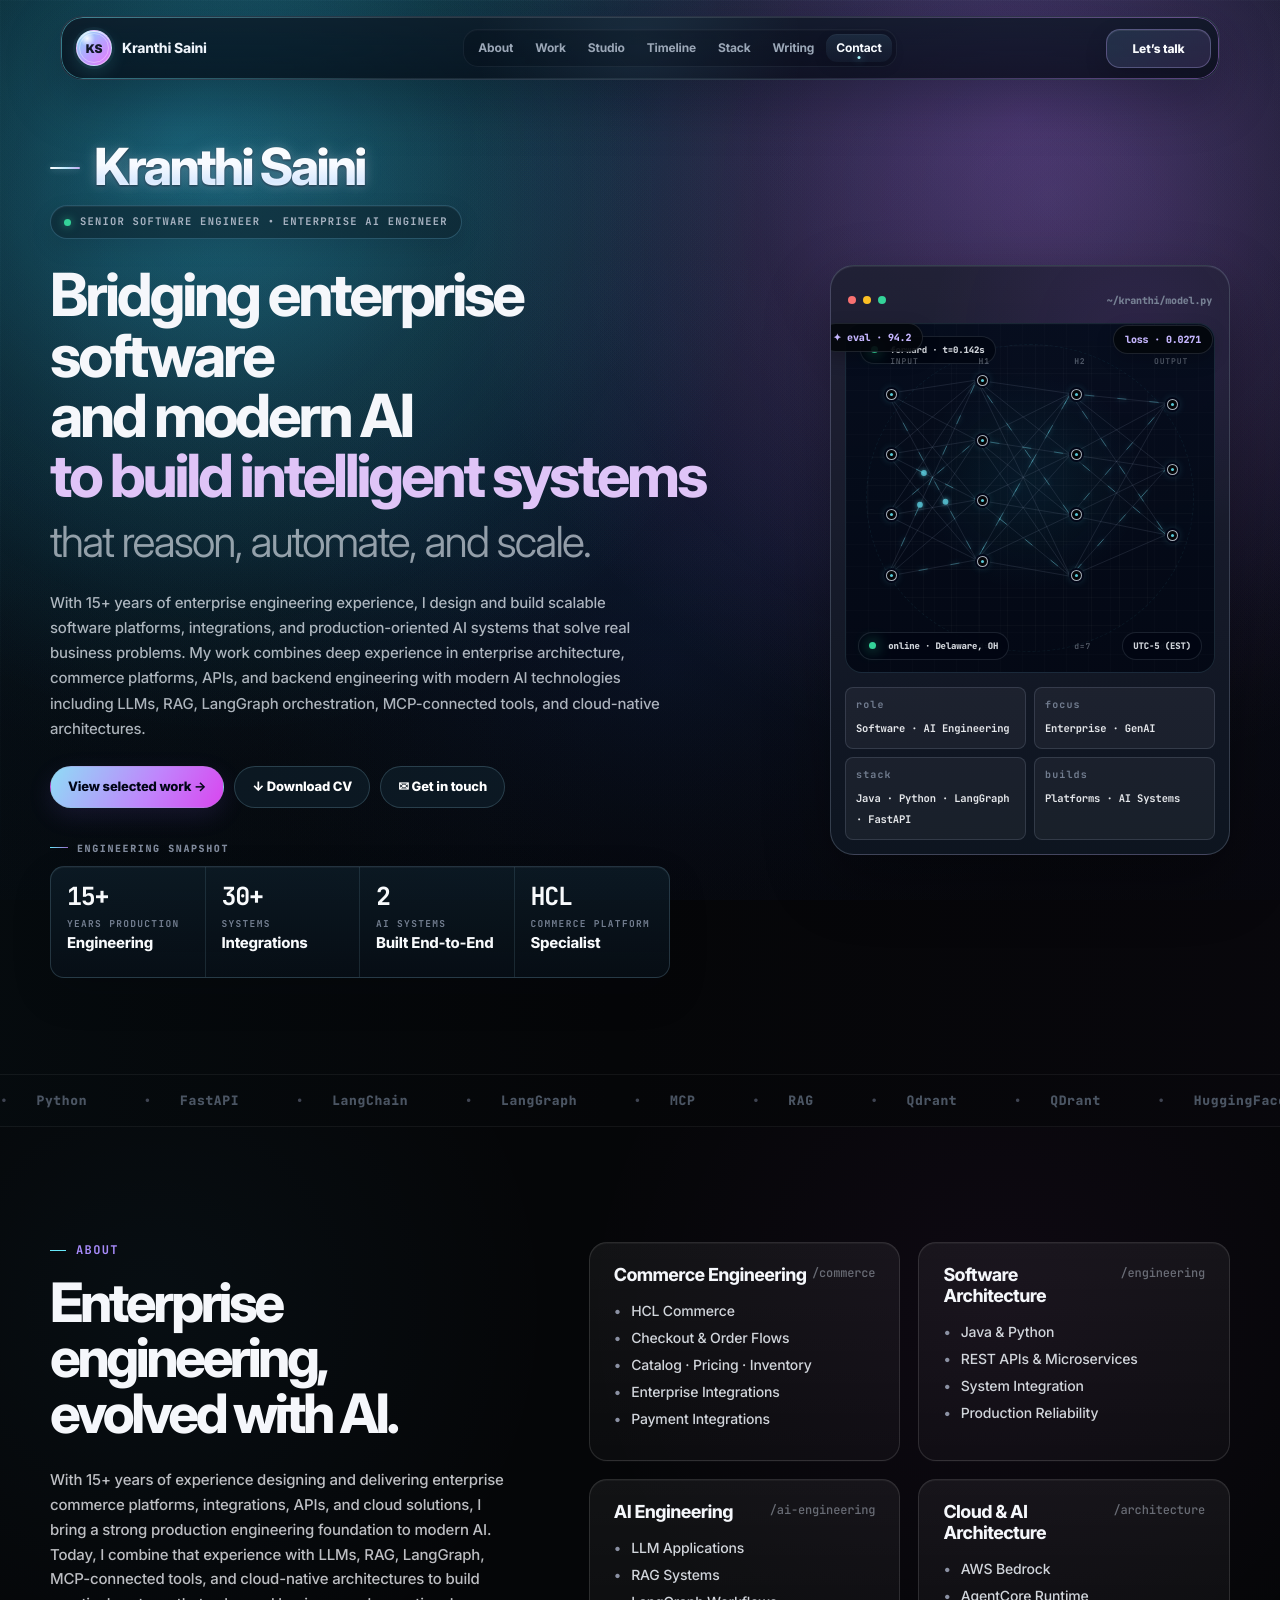
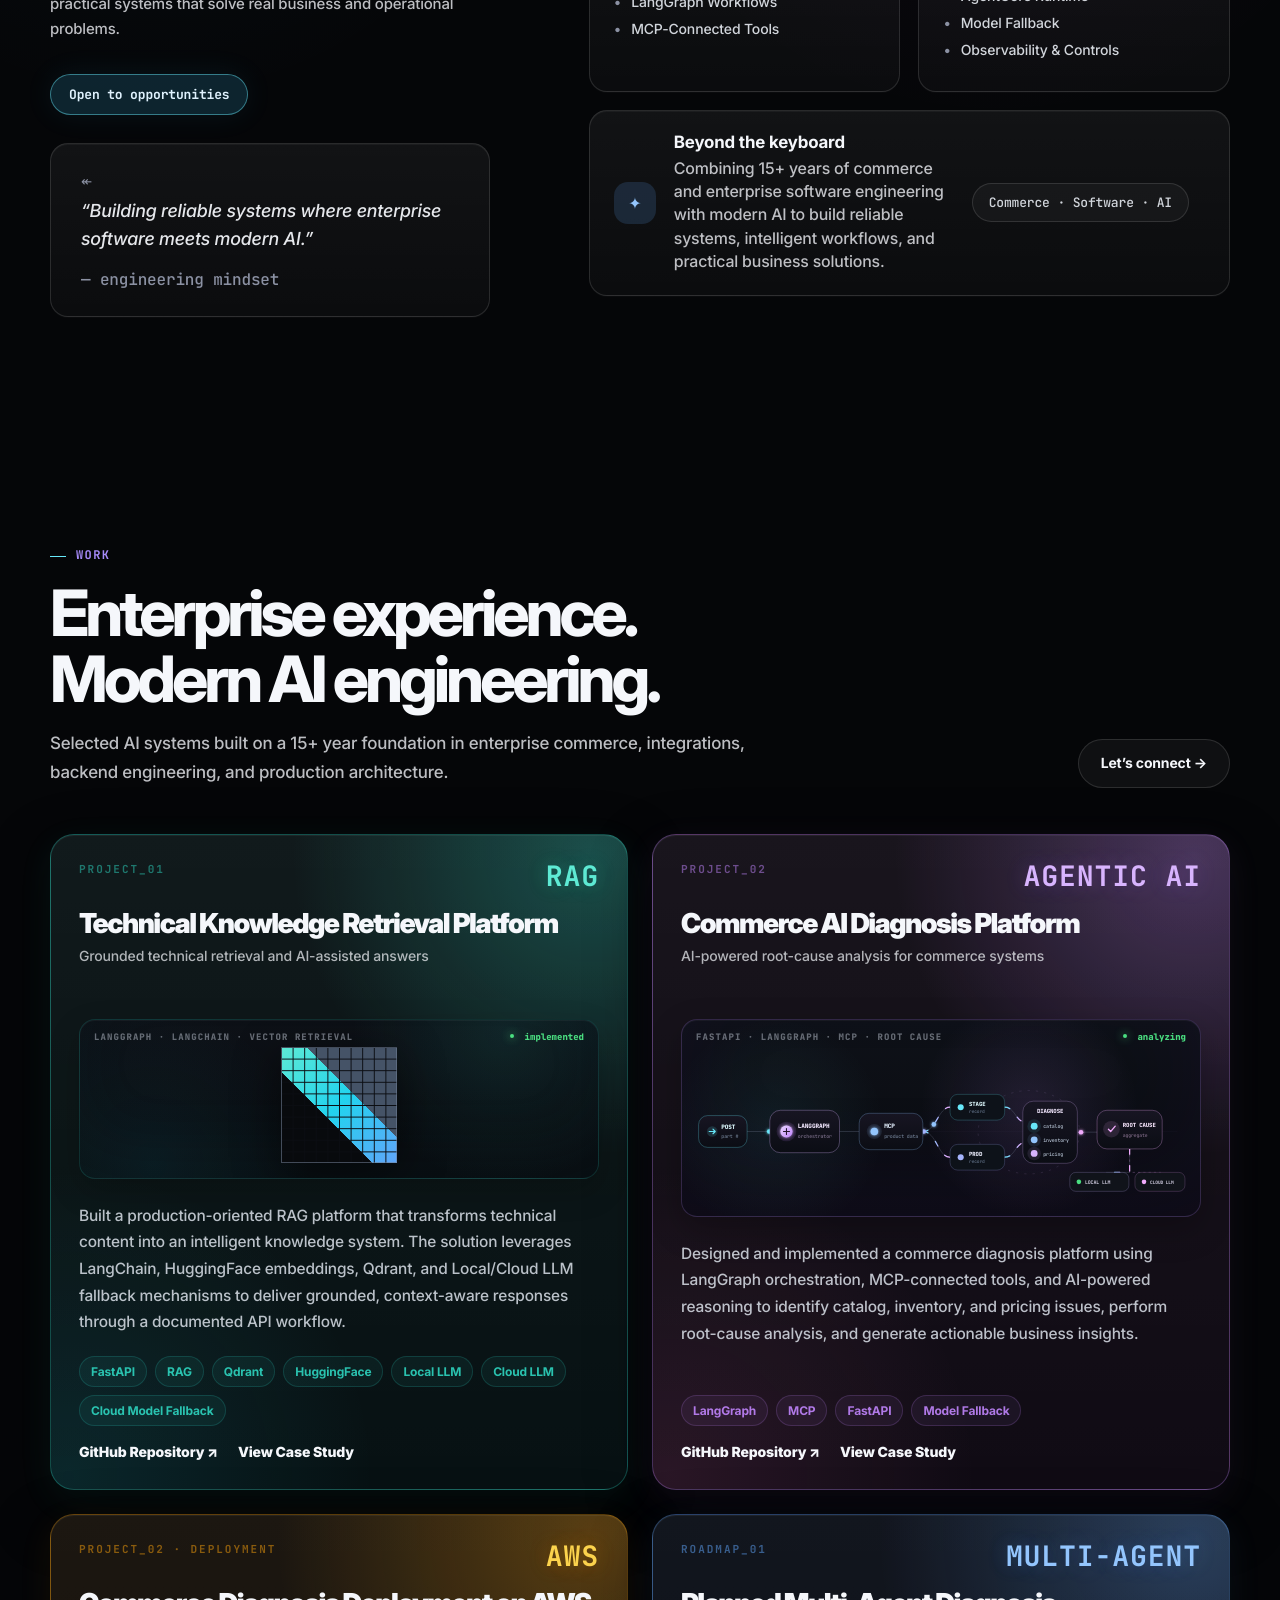
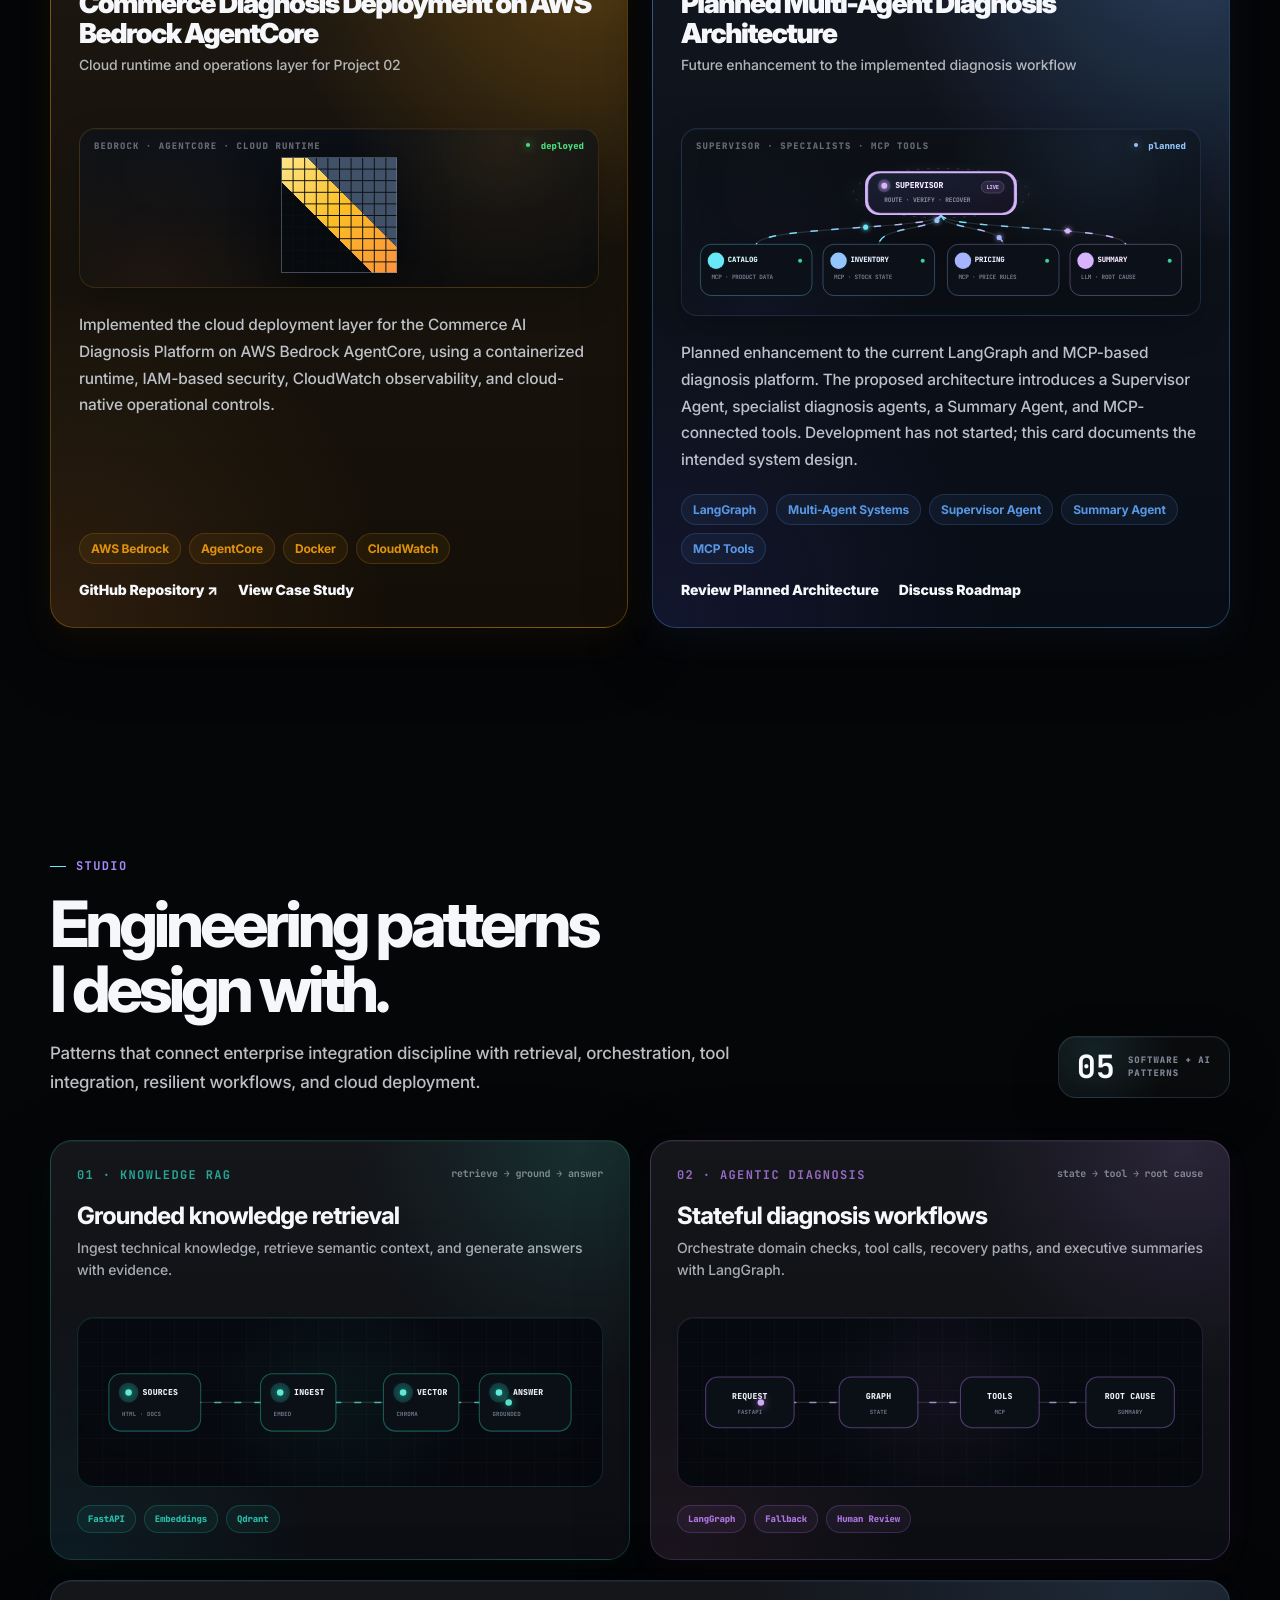
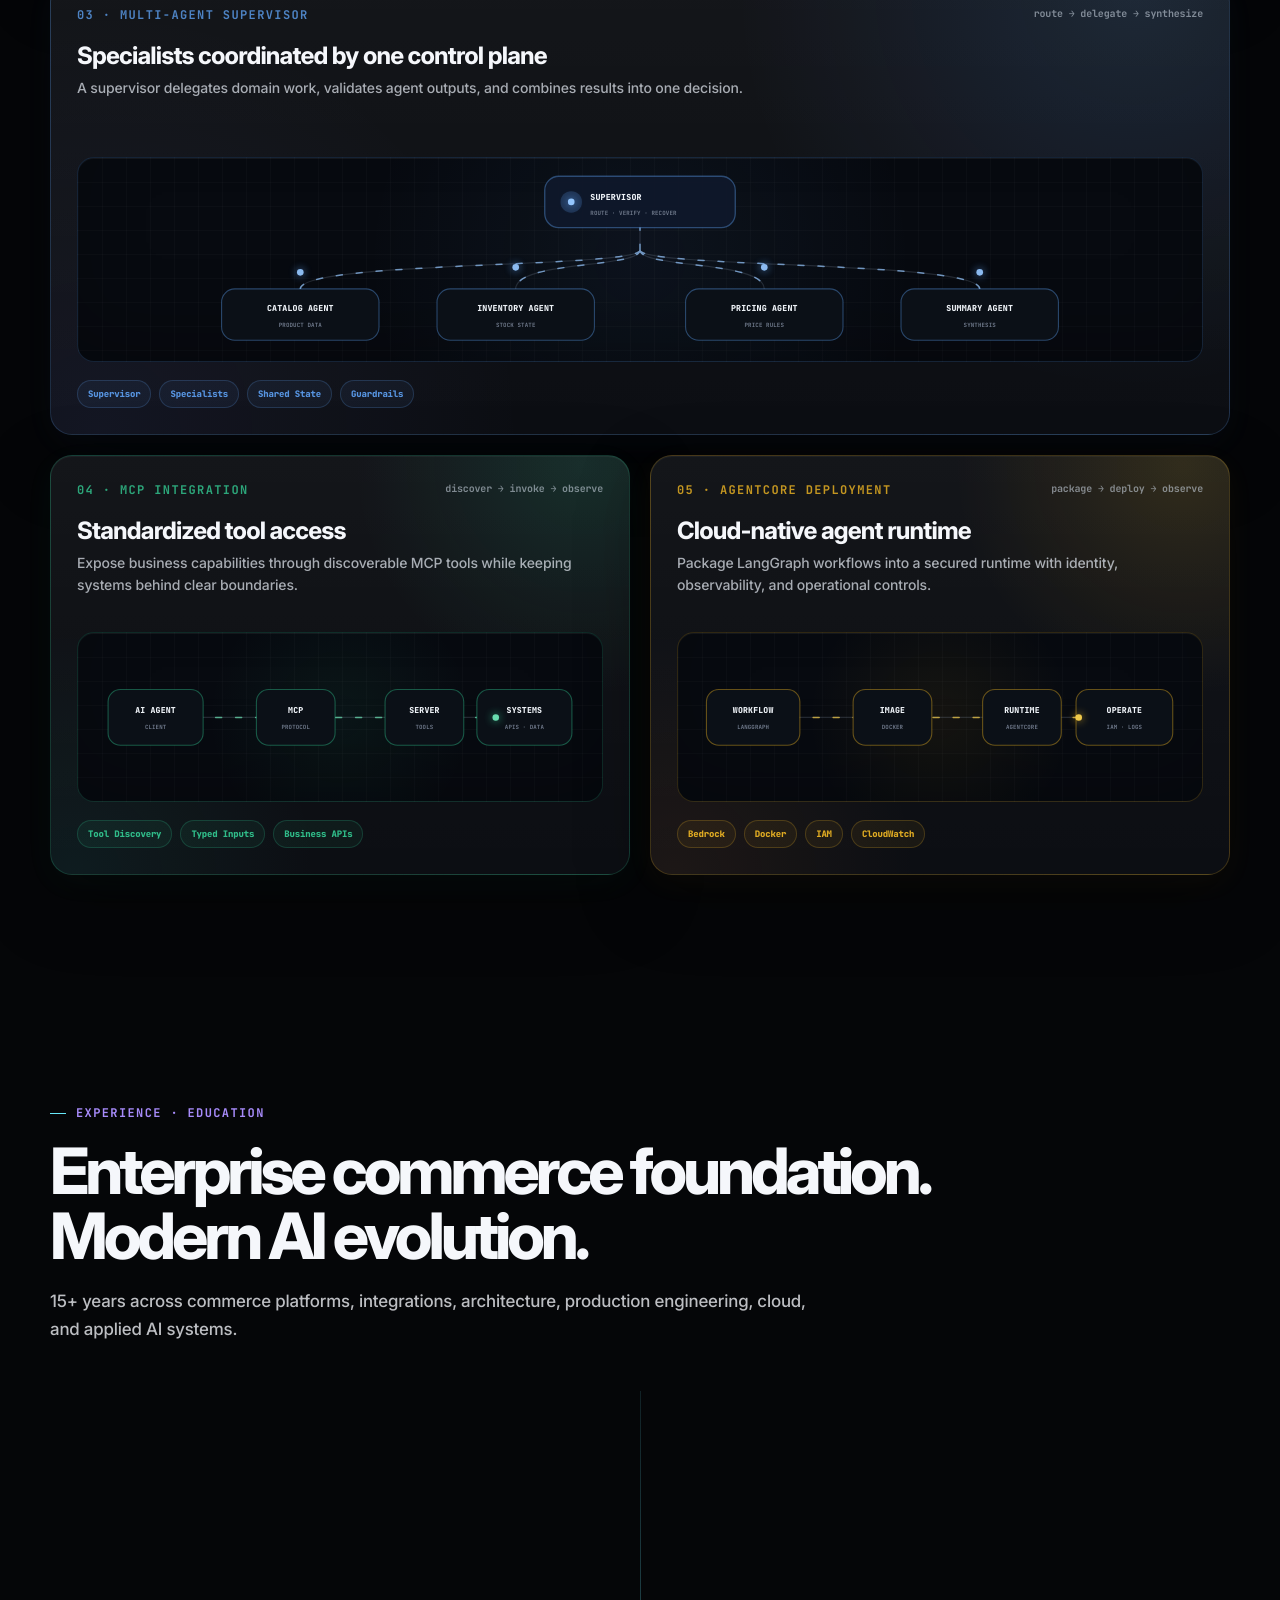
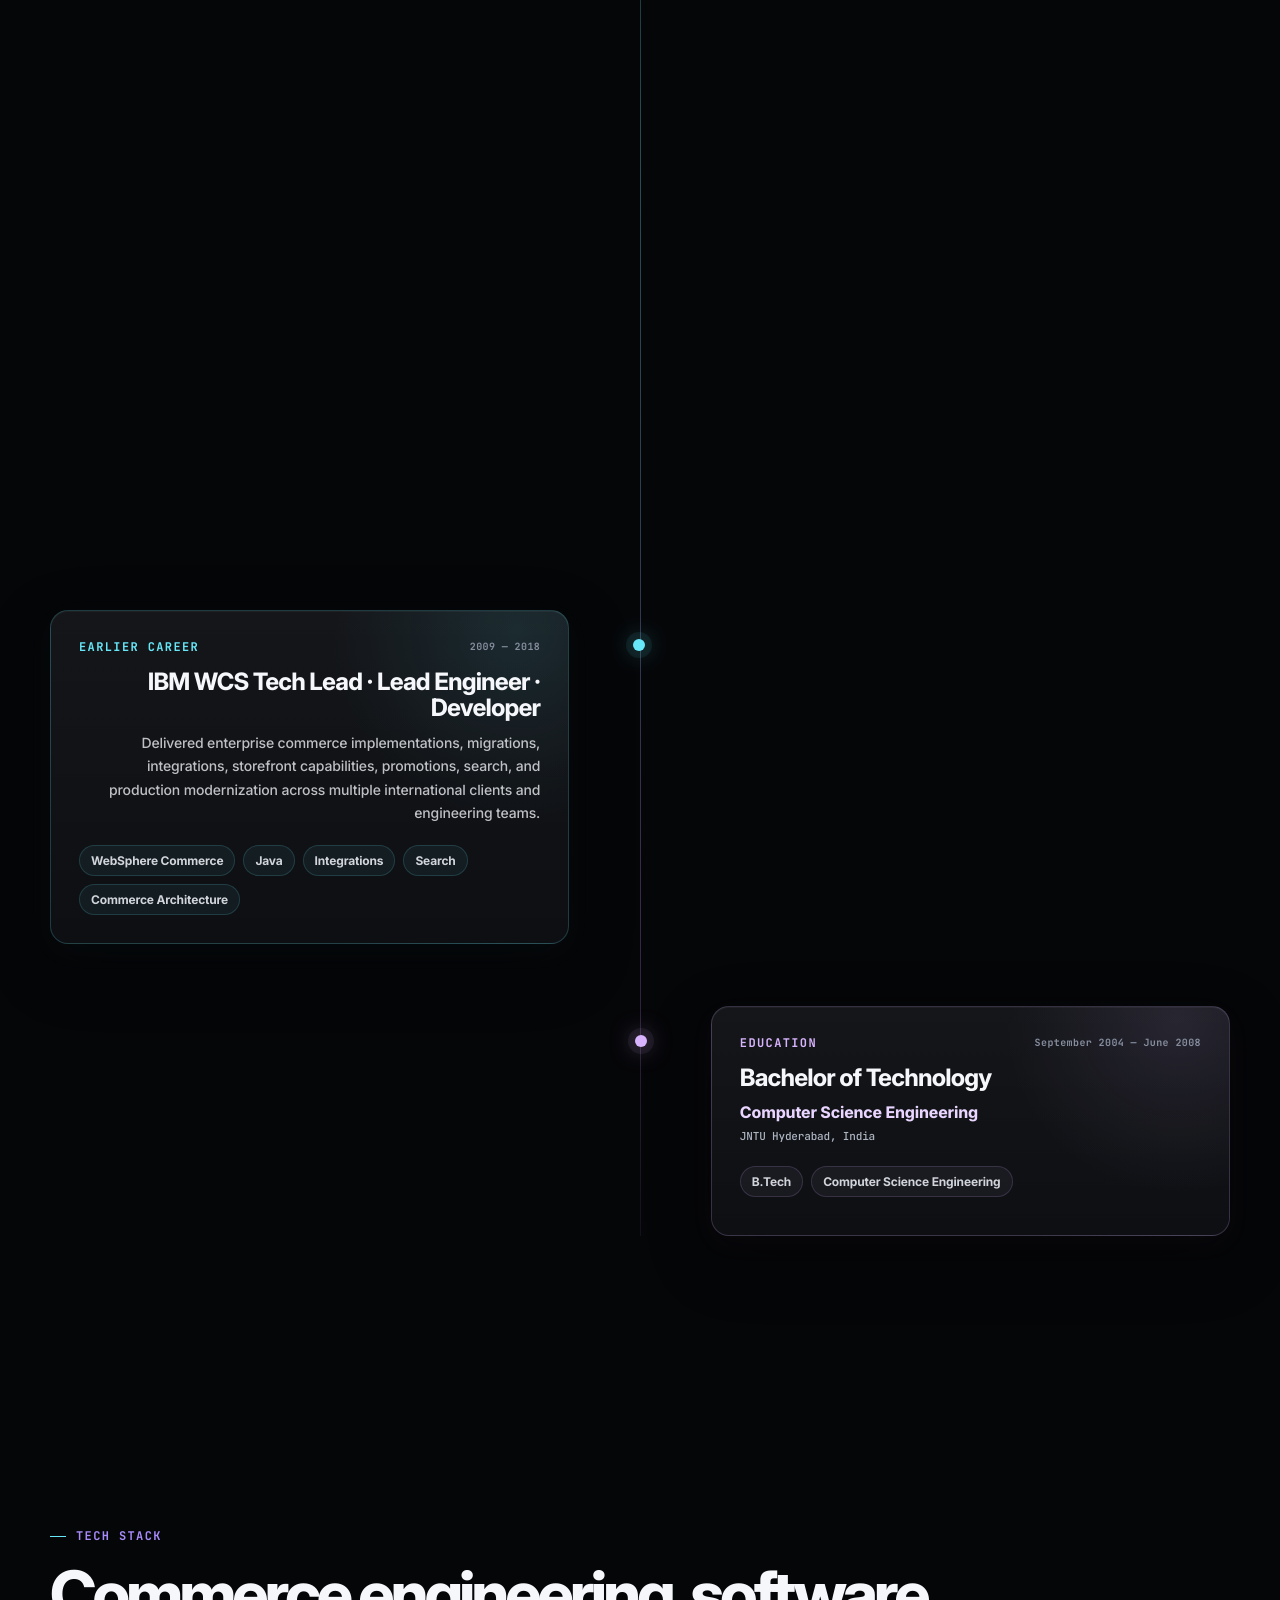
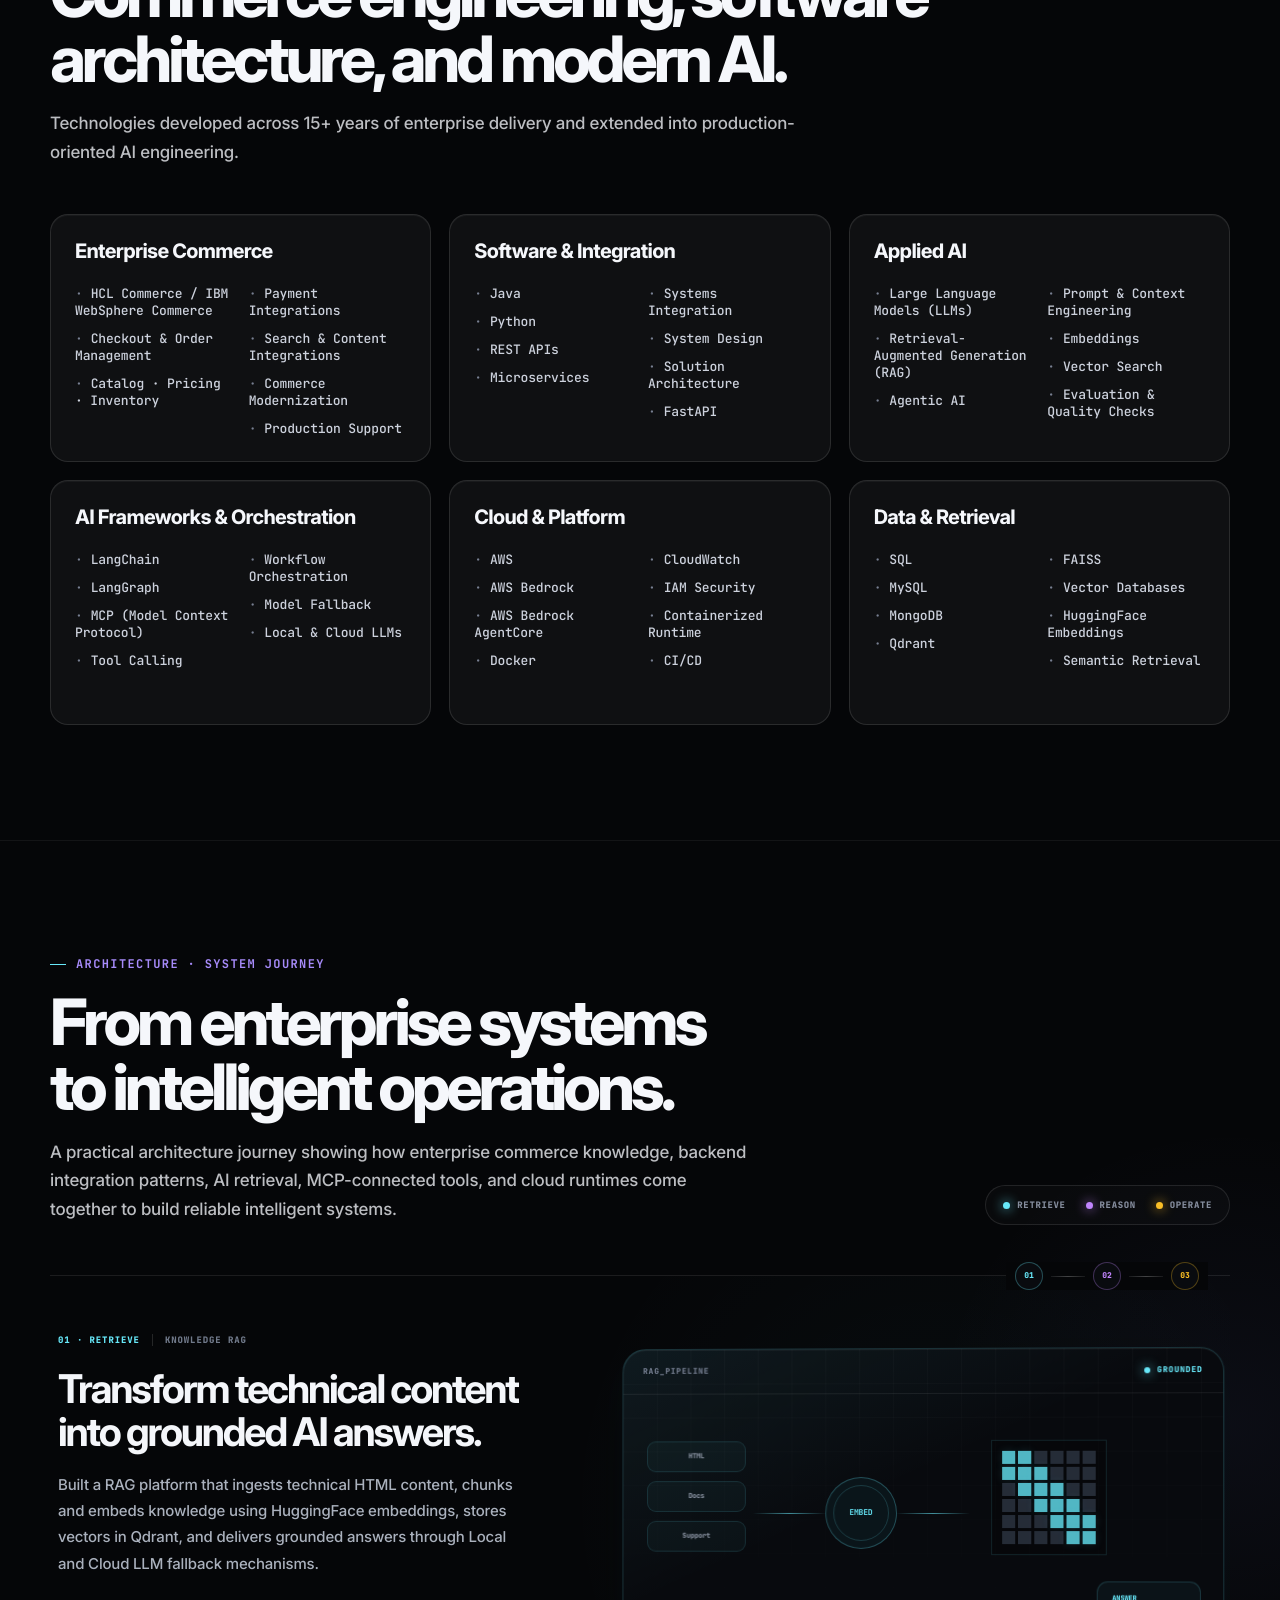
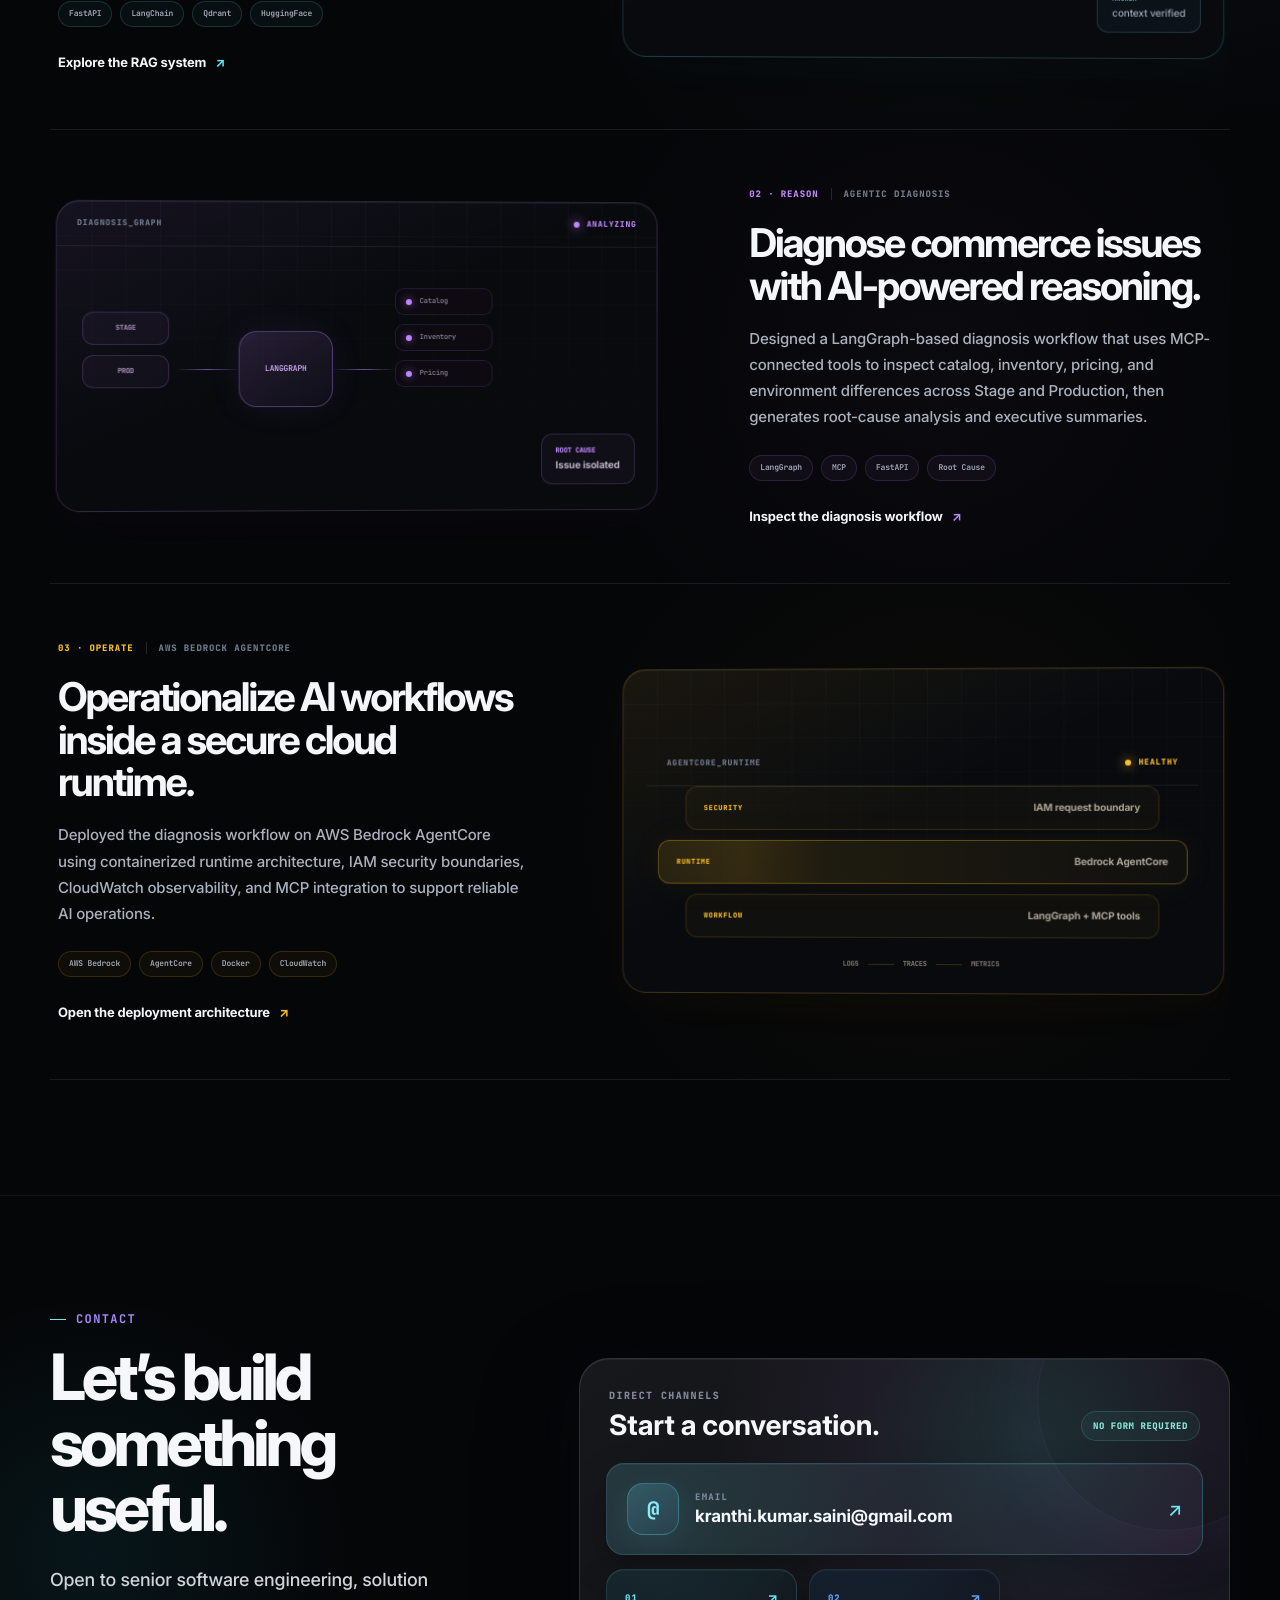
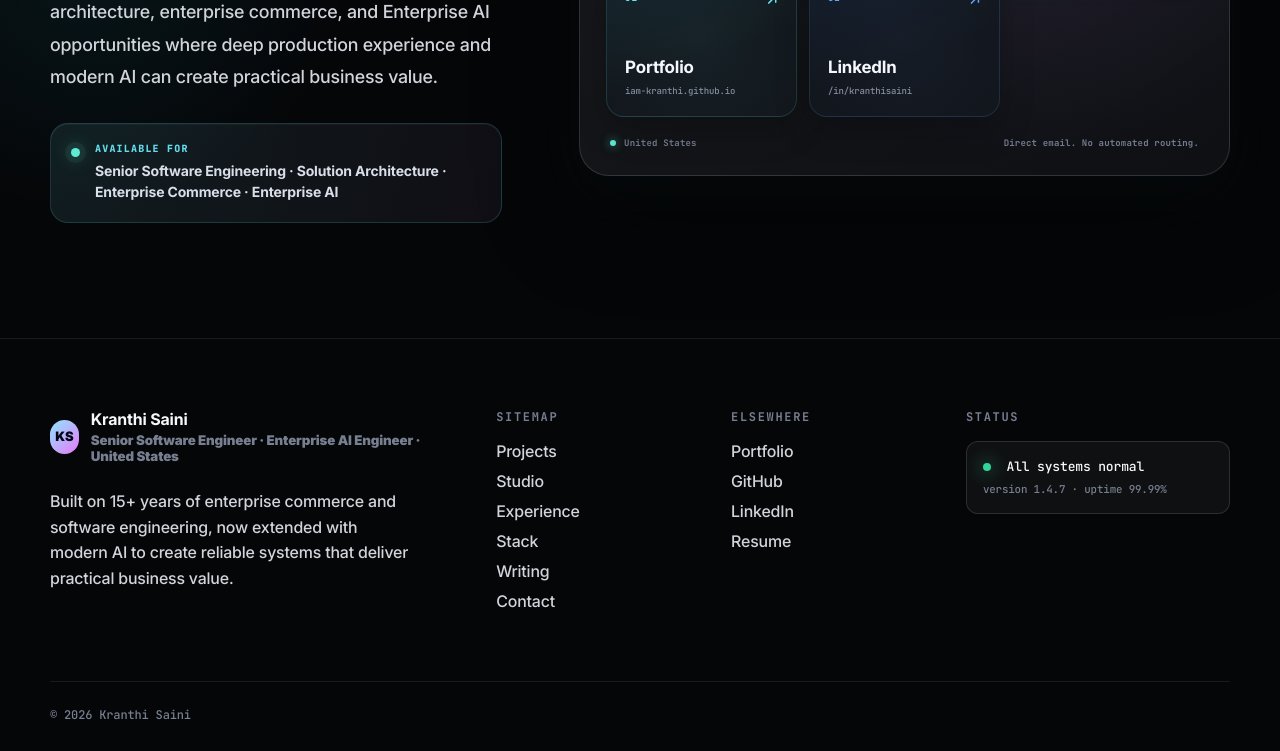
<file: index.html>
<!DOCTYPE html>
<html lang="en">
<head>
  <meta charset="UTF-8" />
  <meta name="viewport" content="width=device-width, initial-scale=1.0" />
  <title>Kranthi Saini — Senior Software Engineer & Enterprise AI Engineer</title>

  <link href="https://fonts.googleapis.com/css2?family=Inter:wght@400;500;600;700;800;900&family=JetBrains+Mono:wght@400;500;700;800&family=Playfair+Display:ital,wght@1,500;1,700&display=swap" rel="stylesheet">

  <link rel="stylesheet" href="style.css" />
</head>

<body>

  <div class="noise"></div>
  <div class="page-bg"></div>
  <div class="data-rain">
    <span></span>
    <span></span>
    <span></span>
  </div>
  <header class="site-header">
    <a href="#" class="brand">
      <span class="brand-dot">KS</span>
      <span>Kranthi Saini</span>
    </a>

    <nav>
      <a href="#about">About</a>
      <a href="#work">Work</a>
      <a href="#studio">Studio</a>
      <a href="#timeline">Timeline</a>
      <a href="#stack">Stack</a>
      <a href="#writing">Writing</a>
      <a href="#contact">Contact</a>
    </nav>

    <a href="#contact" class="header-btn">Let’s talk</a>
  </header>

  <main>

    <!-- HERO -->
    <section class="hero section">
      <div class="container hero-grid">
        <div class="hero-copy reveal">
          <div class="hero-identity">
            <div class="hero-name">
              <span class="hero-name-text" data-text="Kranthi Saini">Kranthi Saini</span>
              <span class="hero-name-snow" aria-hidden="true">
                <i></i><i></i><i></i><i></i>
                <i></i><i></i><i></i><i></i>
                <i></i><i></i><i></i><i></i>
                <i></i><i></i><i></i><i></i>
              </span>
            </div>
            <div class="mini-label">
              <span></span>
              Senior Software Engineer • Enterprise AI Engineer
            </div>
          </div>

          <h1>
            <span class="hero-headline-primary">Bridging enterprise software</span>
            <span class="hero-headline-primary">and modern AI</span>
            <span class="hero-headline-accent">to build intelligent systems</span>
            <strong>that reason, automate, and scale.</strong>
          </h1>

          <p>
            With 15+ years of enterprise engineering experience, I design and build scalable software platforms, integrations, and production-oriented AI systems that solve real business problems. My work combines deep experience in enterprise architecture, commerce platforms, APIs, and backend engineering with modern AI technologies including LLMs, RAG, LangGraph orchestration, MCP-connected tools, and cloud-native architectures.
          </p>

          <div class="hero-actions">
            <a href="#work" class="btn btn-primary">View selected work <b>→</b></a>
            <a href="Kranthi_Saini_SeniorEngineer.pdf" target="_blank" class="btn btn-dark">↓ Download CV</a>
            <a href="#contact" class="btn btn-dark">✉ Get in touch</a>
          </div>

          <div class="snapshot-label">Engineering Snapshot</div>
          <div class="stats-box">
            <div class="stat-item">
              <b>15+</b>
              <span>Years Production</span>
              <p>Engineering</p>
            </div>

            <div class="stat-item">
              <b>30+</b>
              <span>Systems</span>
              <p>Integrations</p>
            </div>

            <div class="stat-item">
              <b>2</b>
              <span>AI Systems</span>
              <p>Built End-to-End</p>
            </div>

            <div class="stat-item">
              <b>HCL</b>
              <span>Commerce Platform</span>
              <p>Specialist</p>
            </div>
          </div>
        </div>

        <div class="hero-visual reveal">
          <div class="model-card tilt-card">
            <div class="model-top">
              <div class="dots">
                <i></i><i></i><i></i>
              </div>
              <span>~/kranthi/model.py</span>
            </div>

            <div class="floating-pill left">✦ eval · 94.2</div>
            <div class="floating-pill right">loss · 0.0271</div>

            <div class="neural-map">
              <div class="map-chip map-forward"><span></span> forward · t=0.142s</div>
              <div class="map-label input">INPUT</div>
              <div class="map-label h1">H1</div>
              <div class="map-label h2">H2</div>
              <div class="map-label output">OUTPUT</div>

              <svg class="neural-svg" viewBox="0 0 400 360" preserveAspectRatio="none" aria-hidden="true">
                <defs>
                  <filter id="glow">
                    <feGaussianBlur stdDeviation="2.8" result="coloredBlur"/>
                    <feMerge>
                      <feMergeNode in="coloredBlur"/>
                      <feMergeNode in="SourceGraphic"/>
                    </feMerge>
                  </filter>
                </defs>

                <g class="base-lines">
                  <line x1="45" y1="72" x2="142" y2="58" />
                  <line x1="45" y1="72" x2="142" y2="120" />
                  <line x1="45" y1="72" x2="142" y2="182" />
                  <line x1="45" y1="72" x2="142" y2="244" />

                  <line x1="45" y1="135" x2="142" y2="58" />
                  <line x1="45" y1="135" x2="142" y2="120" />
                  <line x1="45" y1="135" x2="142" y2="182" />
                  <line x1="45" y1="135" x2="142" y2="244" />

                  <line x1="45" y1="198" x2="142" y2="58" />
                  <line x1="45" y1="198" x2="142" y2="120" />
                  <line x1="45" y1="198" x2="142" y2="182" />
                  <line x1="45" y1="198" x2="142" y2="244" />

                  <line x1="45" y1="261" x2="142" y2="58" />
                  <line x1="45" y1="261" x2="142" y2="120" />
                  <line x1="45" y1="261" x2="142" y2="182" />
                  <line x1="45" y1="261" x2="142" y2="244" />

                  <line x1="142" y1="58" x2="244" y2="72" />
                  <line x1="142" y1="58" x2="244" y2="135" />
                  <line x1="142" y1="58" x2="244" y2="198" />
                  <line x1="142" y1="58" x2="244" y2="261" />

                  <line x1="142" y1="120" x2="244" y2="72" />
                  <line x1="142" y1="120" x2="244" y2="135" />
                  <line x1="142" y1="120" x2="244" y2="198" />
                  <line x1="142" y1="120" x2="244" y2="261" />

                  <line x1="142" y1="182" x2="244" y2="72" />
                  <line x1="142" y1="182" x2="244" y2="135" />
                  <line x1="142" y1="182" x2="244" y2="198" />
                  <line x1="142" y1="182" x2="244" y2="261" />

                  <line x1="142" y1="244" x2="244" y2="72" />
                  <line x1="142" y1="244" x2="244" y2="135" />
                  <line x1="142" y1="244" x2="244" y2="198" />
                  <line x1="142" y1="244" x2="244" y2="261" />

                  <line x1="244" y1="72" x2="348" y2="82" />
                  <line x1="244" y1="72" x2="348" y2="150" />
                  <line x1="244" y1="72" x2="348" y2="218" />

                  <line x1="244" y1="135" x2="348" y2="82" />
                  <line x1="244" y1="135" x2="348" y2="150" />
                  <line x1="244" y1="135" x2="348" y2="218" />

                  <line x1="244" y1="198" x2="348" y2="82" />
                  <line x1="244" y1="198" x2="348" y2="150" />
                  <line x1="244" y1="198" x2="348" y2="218" />

                  <line x1="244" y1="261" x2="348" y2="82" />
                  <line x1="244" y1="261" x2="348" y2="150" />
                  <line x1="244" y1="261" x2="348" y2="218" />
                </g>

                <g class="active-lines" filter="url(#glow)">
                  <path id="p1" d="M45 72 L142 244 L244 72 L348 218" />
                  <path id="p2" d="M45 261 L142 58 L244 198 L348 82" />
                  <path id="p3" d="M45 135 L142 182 L244 261 L348 150" />
                  <path id="p4" d="M45 198 L142 120 L244 135 L348 218" />
                  <path id="p5" d="M45 261 L142 244 L244 72 L348 82" />
                </g>

                <g class="signal-dots" filter="url(#glow)">
                  <circle r="3.1">
                    <animateMotion dur="24s" repeatCount="indefinite">
                      <mpath href="#p1" />
                    </animateMotion>
                  </circle>
                  <circle r="3.1">
                    <animateMotion dur="28s" begin="1.2s" repeatCount="indefinite">
                      <mpath href="#p2" />
                    </animateMotion>
                  </circle>
                  <circle r="3.1">
                    <animateMotion dur="26s" begin="2.4s" repeatCount="indefinite">
                      <mpath href="#p3" />
                    </animateMotion>
                  </circle>
                </g>
              </svg>

              <div class="node n1"></div>
              <div class="node n2"></div>
              <div class="node n3"></div>
              <div class="node n4"></div>

              <div class="node n5"></div>
              <div class="node n6"></div>
              <div class="node n7"></div>
              <div class="node n8"></div>

              <div class="node n9"></div>
              <div class="node n10"></div>
              <div class="node n11"></div>
              <div class="node n12"></div>

              <div class="node n13"></div>
              <div class="node n14"></div>
              <div class="node n15"></div>

              <div class="dimension d-input">d=5</div>
              <div class="dimension d-h1">d=9</div>
              <div class="dimension d-h2">d=7</div>
              <div class="dimension d-out">d=4</div>
              <div class="map-status"><span></span> online · Delaware, OH</div>
              <div class="map-time">UTC-5 (EST)</div>
            </div>

            <div class="model-footer">
              <div><small>role</small><b>Software · AI Engineering</b></div>
              <div><small>focus</small><b>Enterprise · GenAI</b></div>
              <div><small>stack</small><b>Java · Python · LangGraph · FastAPI</b></div>
              <div><small>builds</small><b>Platforms · AI Systems</b></div>
            </div>
          </div>
        </div>
      </div>
      <div class="tech-marquee bottom">
        <div class="marquee-track reverse">
          <span>Python</span>
          <span>FastAPI</span>
          <span>LangChain</span>
          <span>LangGraph</span>
          <span>MCP</span>
          <span>RAG</span>
          <span>Qdrant</span>
          <span>QDrant</span>
          <span>HuggingFace Embeddings</span>
          <span>AWS Bedrock</span>
          <span>AWS Bedrock AgentCore</span>
          <span>Docker</span>
          <span>CloudWatch</span>
          <span>Java</span>
          <span>HCL Commerce</span>
          <span>React</span>
          <span>Python</span>
          <span>FastAPI</span>
          <span>LangChain</span>
          <span>LangGraph</span>
          <span>MCP</span>
          <span>RAG</span>
          <span>Qdrant</span>
          <span>HuggingFace Embeddings</span>
          <span>AWS Bedrock</span>
          <span>AWS Bedrock AgentCore</span>
        </div>
      </div>
    </section>
    <!-- ABOUT -->
    <section id="about" class="section about-section">
      <div class="container about-grid">

        <div class="about-left reveal">
          <div class="section-kicker">About</div>

          <h2>Enterprise engineering,<br>evolved with AI.</h2>

          <p class="about-summary">
            With 15+ years of experience designing and delivering enterprise
            commerce platforms, integrations, APIs, and cloud solutions, I bring
            a strong production engineering foundation to modern AI. Today, I
            combine that experience with LLMs, RAG, LangGraph, MCP-connected
            tools, and cloud-native architectures to build practical systems
            that solve real business and operational problems.
          </p>

          <a class="about-pill">Open to opportunities</a>

          <div class="quote-card">
            <small>↞</small>
            <p>
              “Building reliable systems where enterprise software meets modern AI.”
            </p>
            <span>— engineering mindset</span>
          </div>
        </div>

        <div class="about-right reveal">
          <div class="about-cards">

            <div class="about-card">
              <div>
                <h3>Commerce Engineering</h3>
                <span>/commerce</span>
              </div>
              <ul>
                <li>HCL Commerce</li>
                <li>Checkout & Order Flows</li>
                <li>Catalog · Pricing · Inventory</li>
                <li>Enterprise Integrations</li>
                <li>Payment Integrations</li>
              </ul>
            </div>

            <div class="about-card">
              <div>
                <h3>Software Architecture</h3>
                <span>/engineering</span>
              </div>
              <ul>
                <li>Java & Python</li>
                <li>REST APIs & Microservices</li>
                <li>System Integration</li>
                <li>Production Reliability</li>
              </ul>
            </div>

            <div class="about-card">
              <div>
                <h3>AI Engineering</h3>
                <span>/ai-engineering</span>
              </div>
              <ul>
                <li>LLM Applications</li>
                <li>RAG Systems</li>
                <li>LangGraph Workflows</li>
                <li>MCP-Connected Tools</li>
              </ul>
            </div>

            <div class="about-card">
              <div>
                <h3>Cloud & AI Architecture</h3>
                <span>/architecture</span>
              </div>
              <ul>
                <li>AWS Bedrock</li>
                <li>AgentCore Runtime</li>
                <li>Model Fallback</li>
                <li>Observability & Controls</li>
              </ul>
            </div>

          </div>

          <div class="beyond-card">
            <div class="spark">✦</div>
            <div>
              <h3>Beyond the keyboard</h3>
              <p>Combining 15+ years of commerce and enterprise software engineering with modern AI to build reliable systems, intelligent workflows, and practical business solutions.</p>
            </div>
            <div class="mini-stat">Commerce · Software · AI</div>
          </div>
        </div>

      </div>
    </section>

    <!-- PROJECTS -->
    <section id="work" class="section">
      <div class="container">
        <div class="section-head">
          <div>
            <div class="section-kicker">Work</div>
            <h2>Enterprise experience.<br>Modern AI engineering.</h2>
            <p>
              Selected AI systems built on a 15+ year foundation in enterprise commerce,
              integrations, backend engineering, and production architecture.
            </p>
          </div>
          <a href="#contact" class="pill-btn">Let’s connect →</a>
        </div>

        <div class="project-grid">

          <article class="project-card reveal project-theme-teal">
            <div class="project-top">
              <small>PROJECT_01</small>
              <strong>RAG</strong>
            </div>
            <h3>Technical Knowledge Retrieval Platform</h3>
            <p class="small-text">Grounded technical retrieval and AI-assisted answers</p>
            <div class="project-visual matrix">
              <div class="preview-head">
                <span>LANGGRAPH &middot; LANGCHAIN &middot; VECTOR RETRIEVAL</span>
                <span class="preview-live"><i></i> implemented</span>
              </div>
              <svg class="preview-art matrix-art" viewBox="0 0 112 112" aria-hidden="true">
                <defs>
                  <linearGradient id="rag-band" x1="0" y1="0" x2="1" y2="1">
                    <stop offset="0" stop-color="#5eead4"/>
                    <stop offset=".5" stop-color="#22d3ee"/>
                    <stop offset="1" stop-color="#60a5fa"/>
                  </linearGradient>
                  <pattern id="rag-cells" width="11.2" height="11.2" patternUnits="userSpaceOnUse">
                    <path d="M 11.2 0 L 0 0 0 11.2" fill="none" stroke="#0b0d12" stroke-width="1.2"/>
                  </pattern>
                </defs>
                <rect width="112" height="112" fill="#111419"/>
                <path d="M0 0H112V88L24 0Z" fill="#455367"/>
                <path d="M0 0H25L112 87V112H88L0 24Z" fill="url(#rag-band)"/>
                <path d="M0 25L87 112H0Z" fill="#080a0d"/>
                <rect width="112" height="112" fill="url(#rag-cells)"/>
                <rect x=".6" y=".6" width="110.8" height="110.8" fill="none" stroke="#718096" stroke-opacity=".55"/>
              </svg>
            </div>
            <p>
              Built a production-oriented RAG platform that transforms
  technical content into an intelligent knowledge system. The solution
  leverages LangChain, HuggingFace embeddings, Qdrant, and Local/Cloud
  LLM fallback mechanisms to deliver grounded, context-aware responses
  through a documented API workflow.
            </p>
            <div class="tags">
              <span>FastAPI</span><span>RAG</span><span>Qdrant</span><span>HuggingFace</span><span>Local LLM</span><span>Cloud LLM</span><span>Cloud Model Fallback</span>
            </div>
            <div class="links">
              <a href="https://github.com/iam-kranthi/auto-parts-technical-knowledge-assistant" target="_blank" rel="noreferrer">GitHub Repository ↗</a>
              <a href="auto-parts-support.html">View Case Study</a>
            </div>
          </article>

          <article class="project-card reveal diagnosis-card project-theme-violet">
            <div class="project-top">
              <small>PROJECT_02</small>
              <strong>AGENTIC AI</strong>
            </div>
            <h3>Commerce AI Diagnosis Platform</h3>
            <p class="small-text">AI-powered root-cause analysis for commerce systems</p>
            <div class="project-visual network diagnosis-preview">
              <div class="preview-head">
                <span>FASTAPI &middot; LANGGRAPH &middot; MCP &middot; ROOT CAUSE</span>
                <span class="preview-live"><i></i> analyzing</span>
              </div>
              <svg class="preview-art diagnosis-art" viewBox="0 0 660 174" aria-hidden="true">
                <defs>
                  <linearGradient id="diagnosis-route-gradient" x1="0" y1="0" x2="1" y2="0">
                    <stop offset="0" stop-color="#67e8f9"/>
                    <stop offset=".52" stop-color="#a5b4fc"/>
                    <stop offset="1" stop-color="#f0abfc"/>
                  </linearGradient>
                  <linearGradient id="diagnosis-shell" x1="0" y1="0" x2="0" y2="1">
                    <stop offset="0" stop-color="#171522"/>
                    <stop offset="1" stop-color="#0b0d14"/>
                  </linearGradient>
                  <linearGradient id="diagnosis-core" x1="0" y1="0" x2="1" y2="1">
                    <stop offset="0" stop-color="#e9d5ff"/>
                    <stop offset="1" stop-color="#c084fc"/>
                  </linearGradient>
                  <filter id="diagnosis-glow" x="-100%" y="-100%" width="300%" height="300%">
                    <feGaussianBlur in="SourceGraphic" stdDeviation="2.4" result="blur"/>
                    <feMerge>
                      <feMergeNode in="blur"/>
                      <feMergeNode in="SourceGraphic"/>
                    </feMerge>
                  </filter>
                </defs>

                <g class="diagnosis-ambient" fill="none">
                  <path d="M16 85H642" stroke="#c4b5fd" stroke-opacity=".035"/>
                  <ellipse class="diagnosis-orbit" cx="446" cy="86" rx="67" ry="55"/>
                </g>

                <g class="diagnosis-routes" fill="none">
                  <path id="diagnosis-route-api" class="diagnosis-route-base" d="M74 85H104"/>
                  <path id="diagnosis-route-graph" class="diagnosis-route-base" d="M196 85H222"/>
                  <path id="diagnosis-route-stage" class="diagnosis-route-base" d="M306 85C324 85 326 53 342 53"/>
                  <path id="diagnosis-route-prod" class="diagnosis-route-base" d="M306 85C324 85 326 119 342 119"/>
                  <path id="diagnosis-route-stage-in" class="diagnosis-route-base" d="M414 53C427 53 428 69 438 72"/>
                  <path id="diagnosis-route-prod-in" class="diagnosis-route-base" d="M414 119C427 119 428 103 438 100"/>
                  <path id="diagnosis-route-root" class="diagnosis-route-base" d="M510 86H536"/>
                  <path id="diagnosis-route-local" class="diagnosis-route-base" d="M579 108V139H548"/>
                  <path id="diagnosis-route-cloud" class="diagnosis-route-fallback" d="M579 108V139H620"/>

                  <path class="diagnosis-route-active diagnosis-route-one" d="M74 85H104"/>
                  <path class="diagnosis-route-active diagnosis-route-two" d="M196 85H222"/>
                  <path class="diagnosis-route-active diagnosis-route-three" d="M306 85C324 85 326 53 342 53"/>
                  <path class="diagnosis-route-active diagnosis-route-four" d="M306 85C324 85 326 119 342 119"/>
                  <path class="diagnosis-route-active diagnosis-route-five" d="M414 53C427 53 428 69 438 72"/>
                  <path class="diagnosis-route-active diagnosis-route-six" d="M414 119C427 119 428 103 438 100"/>
                  <path class="diagnosis-route-active diagnosis-route-seven" d="M510 86H536"/>
                  <path class="diagnosis-route-active diagnosis-route-eight" d="M579 108V139H548"/>
                </g>

                <g class="diagnosis-packets">
                  <circle class="diagnosis-packet packet-cyan" r="3">
                    <animateMotion dur="1.8s" repeatCount="indefinite" begin="0s">
                      <mpath href="#diagnosis-route-api"/>
                    </animateMotion>
                  </circle>
                  <circle class="diagnosis-packet packet-blue" r="3">
                    <animateMotion dur="2.1s" repeatCount="indefinite" begin=".4s">
                      <mpath href="#diagnosis-route-stage"/>
                    </animateMotion>
                  </circle>
                  <circle class="diagnosis-packet packet-indigo" r="3">
                    <animateMotion dur="2.2s" repeatCount="indefinite" begin=".9s">
                      <mpath href="#diagnosis-route-prod"/>
                    </animateMotion>
                  </circle>
                  <circle class="diagnosis-packet packet-purple" r="3">
                    <animateMotion dur="1.9s" repeatCount="indefinite" begin="1.2s">
                      <mpath href="#diagnosis-route-root"/>
                    </animateMotion>
                  </circle>
                </g>

                <g class="diagnosis-api">
                  <rect x="10" y="64" width="64" height="42" rx="12" fill="url(#diagnosis-shell)" stroke="#67e8f9" stroke-opacity=".35"/>
                  <circle cx="28" cy="85" r="7" fill="#67e8f9" opacity=".15"/>
                  <path d="M24 85H32M29 82L32 85L29 88" fill="none" stroke="#67e8f9" stroke-width="1.5" stroke-linecap="round" stroke-linejoin="round"/>
                  <text x="40" y="82" fill="#dffbff" font-family="JetBrains Mono, monospace" font-size="8" font-weight="800">POST</text>
                  <text x="40" y="94" fill="#718096" font-family="JetBrains Mono, monospace" font-size="6.5">part #</text>
                </g>

                <g class="diagnosis-graph">
                  <rect x="104" y="57" width="92" height="56" rx="14" fill="url(#diagnosis-shell)" stroke="#d8b4fe" stroke-opacity=".4"/>
                  <circle class="diagnosis-graph-halo" cx="126" cy="85" r="13" fill="#c084fc" opacity=".12"/>
                  <circle cx="126" cy="85" r="8" fill="url(#diagnosis-core)" filter="url(#diagnosis-glow)"/>
                  <path d="M122 85H130M126 81V89" stroke="#24152d" stroke-width="1.4" stroke-linecap="round"/>
                  <text x="141" y="81" fill="#f3e8ff" font-family="JetBrains Mono, monospace" font-size="8" font-weight="800">LANGGRAPH</text>
                  <text x="141" y="94" fill="#7f728e" font-family="JetBrains Mono, monospace" font-size="6.5">orchestrator</text>
                </g>

                <g class="diagnosis-mcp">
                  <rect x="222" y="61" width="84" height="48" rx="13" fill="url(#diagnosis-shell)" stroke="#93c5fd" stroke-opacity=".34"/>
                  <circle class="diagnosis-node-halo" cx="242" cy="85" r="10" fill="#93c5fd" opacity=".1"/>
                  <circle cx="242" cy="85" r="5" fill="#93c5fd" filter="url(#diagnosis-glow)"/>
                  <text x="255" y="81" fill="#e5f1ff" font-family="JetBrains Mono, monospace" font-size="8" font-weight="800">MCP</text>
                  <text x="255" y="94" fill="#718096" font-family="JetBrains Mono, monospace" font-size="6.5">product data</text>
                </g>

                <g class="diagnosis-environment stage-environment">
                  <rect x="342" y="36" width="72" height="34" rx="10" fill="#0d1219" stroke="#67e8f9" stroke-opacity=".28"/>
                  <circle cx="356" cy="53" r="4" fill="#67e8f9"/>
                  <text x="367" y="51" fill="#dffbff" font-family="JetBrains Mono, monospace" font-size="7.5" font-weight="800">STAGE</text>
                  <text x="367" y="61" fill="#64748b" font-family="JetBrains Mono, monospace" font-size="6">record</text>
                </g>

                <g class="diagnosis-environment prod-environment">
                  <rect x="342" y="102" width="72" height="34" rx="10" fill="#0d1219" stroke="#a5b4fc" stroke-opacity=".28"/>
                  <circle cx="356" cy="119" r="4" fill="#a5b4fc"/>
                  <text x="367" y="117" fill="#eef0ff" font-family="JetBrains Mono, monospace" font-size="7.5" font-weight="800">PROD</text>
                  <text x="367" y="127" fill="#64748b" font-family="JetBrains Mono, monospace" font-size="6">record</text>
                </g>

                <g class="diagnosis-engine">
                  <rect x="438" y="45" width="72" height="82" rx="14" fill="url(#diagnosis-shell)" stroke="#d8b4fe" stroke-opacity=".32"/>
                  <text x="474" y="61" fill="#f3e8ff" font-family="JetBrains Mono, monospace" font-size="7.5" font-weight="800" text-anchor="middle">DIAGNOSE</text>
                  <g class="diagnosis-domain catalog-check">
                    <circle class="diagnosis-check-halo" cx="453" cy="78" r="9" fill="#67e8f9" opacity=".1"/>
                    <circle cx="453" cy="78" r="4.5" fill="#67e8f9"/>
                    <text x="465" y="81" fill="#b8c5d6" font-family="JetBrains Mono, monospace" font-size="6.5">catalog</text>
                  </g>
                  <g class="diagnosis-domain inventory-check">
                    <circle class="diagnosis-check-halo" cx="453" cy="96" r="9" fill="#93c5fd" opacity=".1"/>
                    <circle cx="453" cy="96" r="4.5" fill="#93c5fd"/>
                    <text x="465" y="99" fill="#b8c5d6" font-family="JetBrains Mono, monospace" font-size="6.5">inventory</text>
                  </g>
                  <g class="diagnosis-domain pricing-check">
                    <circle class="diagnosis-check-halo" cx="453" cy="114" r="9" fill="#d8b4fe" opacity=".1"/>
                    <circle cx="453" cy="114" r="4.5" fill="#d8b4fe"/>
                    <text x="465" y="117" fill="#b8c5d6" font-family="JetBrains Mono, monospace" font-size="6.5">pricing</text>
                  </g>
                </g>

                <g class="diagnosis-root">
                  <rect x="536" y="57" width="86" height="51" rx="13" fill="url(#diagnosis-shell)" stroke="#f0abfc" stroke-opacity=".38"/>
                  <circle class="diagnosis-root-halo" cx="555" cy="82" r="11" fill="#f0abfc" opacity=".12"/>
                  <path d="M551 82L554 85L560 78" fill="none" stroke="#f0abfc" stroke-width="1.7" stroke-linecap="round" stroke-linejoin="round"/>
                  <text x="570" y="79" fill="#fae8ff" font-family="JetBrains Mono, monospace" font-size="7.5" font-weight="800">ROOT CAUSE</text>
                  <text x="570" y="92" fill="#806b87" font-family="JetBrains Mono, monospace" font-size="6.3">aggregate</text>
                </g>

                <g class="diagnosis-summary local-summary">
                  <rect x="500" y="139" width="78" height="25" rx="8" fill="#10131a" stroke="#c4b5fd" stroke-opacity=".28"/>
                  <circle cx="512" cy="151.5" r="3" fill="#4ade80"/>
                  <text x="520" y="154" fill="#d8d4e8" font-family="JetBrains Mono, monospace" font-size="6.5" font-weight="700">LOCAL LLM</text>
                </g>

                <g class="diagnosis-summary cloud-summary">
                  <rect x="586" y="139" width="66" height="25" rx="8" fill="#10131a" stroke="#f0abfc" stroke-opacity=".24"/>
                  <circle cx="598" cy="151.5" r="3" fill="#f0abfc"/>
                  <text x="606" y="154" fill="#d8d4e8" font-family="JetBrains Mono, monospace" font-size="6" font-weight="700">CLOUD LLM</text>
                </g>
              </svg>
            </div>
            <p>
              Designed and implemented a commerce diagnosis platform using
  LangGraph orchestration, MCP-connected tools, and AI-powered reasoning
  to identify catalog, inventory, and pricing issues, perform root-cause
  analysis, and generate actionable business insights.
            </p>
            <div class="tags">
              <span>LangGraph</span><span>MCP</span><span>FastAPI</span><span>Model Fallback</span>
            </div>
            <div class="links">
              <a href="https://github.com/iam-kranthi/commerce-ai-diagnosis-platform" target="_blank" rel="noreferrer">GitHub Repository ↗</a>
              <a href="diagnosis-ai.html">View Case Study</a>
            </div>
          </article>

          <article class="project-card reveal project-theme-amber">
            <div class="project-top">
              <small>PROJECT_02 · DEPLOYMENT</small>
              <strong>AWS</strong>
            </div>
            <h3>Commerce Diagnosis Deployment on AWS Bedrock AgentCore</h3>
            <p class="small-text">Cloud runtime and operations layer for Project 02</p>
            <div class="project-visual matrix alt">
              <div class="preview-head">
                <span>BEDROCK &middot; AGENTCORE &middot; CLOUD RUNTIME</span>
                <span class="preview-live"><i></i> deployed</span>
              </div>
              <svg class="preview-art matrix-art" viewBox="0 0 112 112" aria-hidden="true">
                <defs>
                  <linearGradient id="aws-band" x1="0" y1="0" x2="1" y2="1">
                    <stop offset="0" stop-color="#fde68a"/>
                    <stop offset=".48" stop-color="#fbbf24"/>
                    <stop offset="1" stop-color="#fb923c"/>
                  </linearGradient>
                  <pattern id="aws-cells" width="11.2" height="11.2" patternUnits="userSpaceOnUse">
                    <path d="M 11.2 0 L 0 0 0 11.2" fill="none" stroke="#0b0d12" stroke-width="1.2"/>
                  </pattern>
                </defs>
                <rect width="112" height="112" fill="#101419"/>
                <path d="M0 0H112V88L24 0Z" fill="#415268"/>
                <path d="M0 0H25L112 87V112H88L0 24Z" fill="url(#aws-band)"/>
                <path d="M0 25L87 112H0Z" fill="#070b0e"/>
                <rect width="112" height="112" fill="url(#aws-cells)"/>
                <rect x=".6" y=".6" width="110.8" height="110.8" fill="none" stroke="#718096" stroke-opacity=".55"/>
              </svg>
            </div>
            <p>
              Implemented the cloud deployment layer for the Commerce AI Diagnosis
  Platform on AWS Bedrock AgentCore, using a containerized runtime, IAM-based
  security, CloudWatch observability, and cloud-native operational controls.
            </p>
            <div class="tags">
              <span>AWS Bedrock</span><span>AgentCore</span><span>Docker</span><span>CloudWatch</span>
            </div>
            <div class="links">
              <a href="https://github.com/iam-kranthi/commerce-ai-diagnosis-platform-bedrock" target="_blank" rel="noreferrer">GitHub Repository ↗</a>
              <a href="bedrock-agentcore.html">View Case Study</a>
            </div>
          </article>

          <article class="project-card reveal multi-agent-card project-theme-blue">
            <div class="project-top">
              <small>ROADMAP_01</small>
              <strong>MULTI-AGENT</strong>
            </div>

            <h3>Planned Multi-Agent Diagnosis Architecture</h3>

            <p class="small-text">
              Future enhancement to the implemented diagnosis workflow
            </p>

            <div class="project-visual network multi-agent-preview">
              <div class="preview-head">
                <span>SUPERVISOR &middot; SPECIALISTS &middot; MCP TOOLS</span>
                <span class="preview-live preview-planned"><i></i> planned</span>
              </div>
              <svg class="preview-art agent-system-art" viewBox="0 0 540 150" aria-hidden="true">
                <defs>
                  <linearGradient id="agent-route-gradient" x1="0" y1="0" x2="1" y2="0">
                    <stop offset="0" stop-color="#67e8f9"/>
                    <stop offset=".52" stop-color="#93c5fd"/>
                    <stop offset="1" stop-color="#d8b4fe"/>
                  </linearGradient>
                  <linearGradient id="supervisor-core-gradient" x1="0" y1="0" x2="1" y2="1">
                    <stop offset="0" stop-color="#172033"/>
                    <stop offset="1" stop-color="#171322"/>
                  </linearGradient>
                  <radialGradient id="supervisor-aura-gradient">
                    <stop offset="0" stop-color="#d8b4fe" stop-opacity=".2"/>
                    <stop offset=".5" stop-color="#93c5fd" stop-opacity=".08"/>
                    <stop offset="1" stop-color="#67e8f9" stop-opacity="0"/>
                  </radialGradient>
                  <filter id="agent-node-glow" x="-100%" y="-100%" width="300%" height="300%">
                    <feGaussianBlur stdDeviation="3" result="blur"/>
                    <feMerge>
                      <feMergeNode in="blur"/>
                      <feMergeNode in="SourceGraphic"/>
                    </feMerge>
                  </filter>
                </defs>

                <g fill="none">
                  <path id="agent-route-catalog" class="agent-route-base" d="M270 50 C270 68 68 62 68 84"/>
                  <path id="agent-route-inventory" class="agent-route-base" d="M270 50 C270 68 202 62 202 84"/>
                  <path id="agent-route-pricing" class="agent-route-base" d="M270 50 C270 68 338 62 338 84"/>
                  <path id="agent-route-summary" class="agent-route-base" d="M270 50 C270 68 472 62 472 84"/>

                  <path class="agent-route-active" d="M270 50 C270 68 68 62 68 84"/>
                  <path class="agent-route-active route-two" d="M270 50 C270 68 202 62 202 84"/>
                  <path class="agent-route-active route-three" d="M270 50 C270 68 338 62 338 84"/>
                  <path class="agent-route-active route-four" d="M270 50 C270 68 472 62 472 84"/>
                </g>

                <g>
                  <circle class="agent-packet packet-cyan" r="2.8">
                    <animateMotion dur="3.8s" repeatCount="indefinite">
                      <mpath href="#agent-route-catalog"/>
                    </animateMotion>
                  </circle>
                  <circle class="agent-packet packet-blue" r="2.8">
                    <animateMotion dur="4.2s" begin=".7s" repeatCount="indefinite">
                      <mpath href="#agent-route-inventory"/>
                    </animateMotion>
                  </circle>
                  <circle class="agent-packet packet-indigo" r="2.8">
                    <animateMotion dur="4.5s" begin="1.4s" repeatCount="indefinite">
                      <mpath href="#agent-route-pricing"/>
                    </animateMotion>
                  </circle>
                  <circle class="agent-packet packet-purple" r="2.8">
                    <animateMotion dur="4.8s" begin="2.1s" repeatCount="indefinite">
                      <mpath href="#agent-route-summary"/>
                    </animateMotion>
                  </circle>
                </g>

                <g class="supervisor-module">
                  <ellipse class="supervisor-aura" cx="270" cy="27" rx="112" ry="35"
                    fill="url(#supervisor-aura-gradient)"/>
                  <ellipse class="supervisor-orbit" cx="270" cy="27" rx="96" ry="27" fill="none"/>
                  <ellipse class="supervisor-orbit supervisor-orbit-secondary"
                    cx="270" cy="27" rx="84" ry="20" fill="none"/>
                  <rect class="supervisor-halo" x="187" y="3" width="166" height="48" rx="15" fill="#d8b4fe"/>
                  <rect class="supervisor-core" x="190" y="5" width="160" height="44" rx="14"
                    fill="url(#supervisor-core-gradient)" stroke="#d8b4fe" stroke-opacity=".56"/>
                  <circle class="runtime-dot" cx="208" cy="19" r="7" fill="#d8b4fe" opacity=".2"/>
                  <circle cx="208" cy="19" r="3.2" fill="#d8b4fe" filter="url(#agent-node-glow)"/>
                  <text x="220" y="21" fill="#f5e9ff" font-family="JetBrains Mono, monospace"
                    font-size="9" font-weight="800">SUPERVISOR</text>
                  <text x="208" y="37" fill="#8f96a8" font-family="JetBrains Mono, monospace"
                    font-size="6.8" font-weight="700">ROUTE · VERIFY · RECOVER</text>
                  <rect x="314" y="14" width="25" height="13" rx="6.5" fill="#d8b4fe" fill-opacity=".1"
                    stroke="#d8b4fe" stroke-opacity=".24"/>
                  <text x="326.5" y="23" fill="#d8b4fe" font-family="JetBrains Mono, monospace"
                    font-size="6" font-weight="800" text-anchor="middle">LIVE</text>
                </g>

                <g class="catalog-node">
                  <rect class="specialist-shell" x="7" y="83" width="122" height="56" rx="12"
                    fill="#0c1119" stroke="#67e8f9" stroke-opacity=".34"/>
                  <circle class="node-halo" cx="24" cy="101" r="9" fill="#67e8f9"/>
                  <circle cx="24" cy="101" r="4" fill="#67e8f9" filter="url(#agent-node-glow)"/>
                  <text x="37" y="102" fill="#d9fbff" font-family="JetBrains Mono, monospace"
                    font-size="8" font-weight="800">CATALOG</text>
                  <text x="19" y="121" fill="#747e90" font-family="JetBrains Mono, monospace"
                    font-size="6.5" font-weight="700">MCP · PRODUCT DATA</text>
                  <circle cx="116" cy="101" r="2.2" fill="#34d399"/>
                </g>

                <g class="inventory-node">
                  <rect class="specialist-shell" x="141" y="83" width="122" height="56" rx="12"
                    fill="#0c1119" stroke="#93c5fd" stroke-opacity=".34"/>
                  <circle class="node-halo" cx="158" cy="101" r="9" fill="#93c5fd"/>
                  <circle cx="158" cy="101" r="4" fill="#93c5fd" filter="url(#agent-node-glow)"/>
                  <text x="171" y="102" fill="#e6f0ff" font-family="JetBrains Mono, monospace"
                    font-size="8" font-weight="800">INVENTORY</text>
                  <text x="153" y="121" fill="#747e90" font-family="JetBrains Mono, monospace"
                    font-size="6.5" font-weight="700">MCP · STOCK STATE</text>
                  <circle cx="250" cy="101" r="2.2" fill="#34d399"/>
                </g>

                <g class="pricing-node">
                  <rect class="specialist-shell" x="277" y="83" width="122" height="56" rx="12"
                    fill="#0c1119" stroke="#a5b4fc" stroke-opacity=".34"/>
                  <circle class="node-halo" cx="294" cy="101" r="9" fill="#a5b4fc"/>
                  <circle cx="294" cy="101" r="4" fill="#a5b4fc" filter="url(#agent-node-glow)"/>
                  <text x="307" y="102" fill="#ebeaff" font-family="JetBrains Mono, monospace"
                    font-size="8" font-weight="800">PRICING</text>
                  <text x="289" y="121" fill="#747e90" font-family="JetBrains Mono, monospace"
                    font-size="6.5" font-weight="700">MCP · PRICE RULES</text>
                  <circle cx="386" cy="101" r="2.2" fill="#34d399"/>
                </g>

                <g class="summary-node">
                  <rect class="specialist-shell" x="411" y="83" width="122" height="56" rx="12"
                    fill="#0c1119" stroke="#d8b4fe" stroke-opacity=".34"/>
                  <circle class="node-halo" cx="428" cy="101" r="9" fill="#d8b4fe"/>
                  <circle cx="428" cy="101" r="4" fill="#d8b4fe" filter="url(#agent-node-glow)"/>
                  <text x="441" y="102" fill="#f5e9ff" font-family="JetBrains Mono, monospace"
                    font-size="8" font-weight="800">SUMMARY</text>
                  <text x="423" y="121" fill="#747e90" font-family="JetBrains Mono, monospace"
                    font-size="6.5" font-weight="700">LLM · ROOT CAUSE</text>
                  <circle cx="520" cy="101" r="2.2" fill="#34d399"/>
                </g>
              </svg>
            </div>

            <p>
              Planned enhancement to the current LangGraph and MCP-based diagnosis
  platform. The proposed architecture introduces a Supervisor Agent, specialist
  diagnosis agents, a Summary Agent, and MCP-connected tools. Development has
  not started; this card documents the intended system design.
            </p>

            <div class="tags">
              <span>LangGraph</span>
              <span>Multi-Agent Systems</span>
              <span>Supervisor Agent</span>
              <span>Summary Agent</span>
              <span>MCP Tools</span>
            </div>

            <div class="links">
              <a href="#architecture">Review Planned Architecture</a>
              <a href="#contact">Discuss Roadmap</a>
            </div>
          </article>

        </div>
      </div>
    </section>

    <!-- NEURAL STUDIO -->
    <section id="studio" class="section">
      <div class="container">
        <div class="section-head architecture-head">
          <div>
            <div class="section-kicker">Studio</div>
            <h2>Engineering patterns<br>I design with.</h2>
            <p>
              Patterns that connect enterprise integration discipline with retrieval,
              orchestration, tool integration, resilient workflows, and cloud deployment.
            </p>
          </div>
          <div class="architecture-count">
            <strong>05</strong>
            <span>software + AI<br>patterns</span>
          </div>
        </div>

        <div class="studio-grid architecture-grid">
          <article class="studio-card architecture-card pattern-rag reveal">
            <div class="card-meta">
              <span>01 · KNOWLEDGE RAG</span>
              <code>retrieve → ground → answer</code>
            </div>
            <h3>Grounded knowledge retrieval</h3>
            <p>Ingest technical knowledge, retrieve semantic context, and generate answers with evidence.</p>
            <div class="pattern-canvas">
              <svg class="pattern-map" viewBox="0 0 600 205" role="img" aria-label="Knowledge retrieval architecture flow">
                <path id="rag-pattern-route" class="pattern-route" d="M74 103H526"/>
                <path class="pattern-route-active" d="M74 103H526"/>
                <g class="pattern-node">
                  <rect x="18" y="68" width="112" height="70" rx="15"/>
                  <circle class="pattern-pulse" cx="42" cy="91" r="12"/>
                  <circle class="pattern-core" cx="42" cy="91" r="4"/>
                  <text x="59" y="94">SOURCES</text>
                  <text class="pattern-detail" x="34" y="119">HTML · DOCS</text>
                </g>
                <g class="pattern-node">
                  <rect x="203" y="68" width="92" height="70" rx="15"/>
                  <circle class="pattern-pulse" cx="227" cy="91" r="12"/>
                  <circle class="pattern-core" cx="227" cy="91" r="4"/>
                  <text x="244" y="94">INGEST</text>
                  <text class="pattern-detail" x="219" y="119">EMBED</text>
                </g>
                <g class="pattern-node">
                  <rect x="353" y="68" width="92" height="70" rx="15"/>
                  <circle class="pattern-pulse" cx="377" cy="91" r="12"/>
                  <circle class="pattern-core" cx="377" cy="91" r="4"/>
                  <text x="394" y="94">VECTOR</text>
                  <text class="pattern-detail" x="369" y="119">CHROMA</text>
                </g>
                <g class="pattern-node">
                  <rect x="470" y="68" width="112" height="70" rx="15"/>
                  <circle class="pattern-pulse" cx="494" cy="91" r="12"/>
                  <circle class="pattern-core" cx="494" cy="91" r="4"/>
                  <text x="511" y="94">ANSWER</text>
                  <text class="pattern-detail" x="486" y="119">GROUNDED</text>
                </g>
                <circle class="pattern-packet" r="4">
                  <animateMotion dur="5.6s" repeatCount="indefinite">
                    <mpath href="#rag-pattern-route"/>
                  </animateMotion>
                </circle>
              </svg>
            </div>
            <div class="pattern-tags"><span>FastAPI</span><span>Embeddings</span><span>Qdrant</span></div>
          </article>

          <article class="studio-card architecture-card pattern-agentic reveal">
            <div class="card-meta">
              <span>02 · AGENTIC DIAGNOSIS</span>
              <code>state → tool → root cause</code>
            </div>
            <h3>Stateful diagnosis workflows</h3>
            <p>Orchestrate domain checks, tool calls, recovery paths, and executive summaries with LangGraph.</p>
            <div class="pattern-canvas">
              <svg class="pattern-map" viewBox="0 0 600 205" role="img" aria-label="Agentic diagnosis architecture flow">
                <path id="agentic-pattern-route" class="pattern-route" d="M68 103H532"/>
                <path class="pattern-route-active" d="M68 103H532"/>
                <g class="pattern-node">
                  <rect x="14" y="72" width="108" height="62" rx="15"/>
                  <text x="68" y="99" text-anchor="middle">REQUEST</text>
                  <text class="pattern-detail" x="68" y="117" text-anchor="middle">FASTAPI</text>
                </g>
                <g class="pattern-node">
                  <rect x="177" y="72" width="96" height="62" rx="15"/>
                  <text x="225" y="99" text-anchor="middle">GRAPH</text>
                  <text class="pattern-detail" x="225" y="117" text-anchor="middle">STATE</text>
                </g>
                <g class="pattern-node">
                  <rect x="325" y="72" width="96" height="62" rx="15"/>
                  <text x="373" y="99" text-anchor="middle">TOOLS</text>
                  <text class="pattern-detail" x="373" y="117" text-anchor="middle">MCP</text>
                </g>
                <g class="pattern-node">
                  <rect x="478" y="72" width="108" height="62" rx="15"/>
                  <text x="532" y="99" text-anchor="middle">ROOT CAUSE</text>
                  <text class="pattern-detail" x="532" y="117" text-anchor="middle">SUMMARY</text>
                </g>
                <circle class="pattern-packet" r="4">
                  <animateMotion dur="5.2s" repeatCount="indefinite">
                    <mpath href="#agentic-pattern-route"/>
                  </animateMotion>
                </circle>
              </svg>
            </div>
            <div class="pattern-tags"><span>LangGraph</span><span>Fallback</span><span>Human Review</span></div>
          </article>

          <article class="studio-card architecture-card pattern-multi reveal">
            <div class="card-meta">
              <span>03 · MULTI-AGENT SUPERVISOR</span>
              <code>route → delegate → synthesize</code>
            </div>
            <h3>Specialists coordinated by one control plane</h3>
            <p>A supervisor delegates domain work, validates agent outputs, and combines results into one decision.</p>
            <div class="pattern-canvas pattern-canvas-wide">
              <svg class="pattern-map" viewBox="0 0 1120 245" role="img" aria-label="Multi-agent supervisor architecture">
                <path class="pattern-route" d="M560 80V111M560 111C560 133 150 124 150 158M560 111C560 133 410 124 410 158M560 111C560 133 710 124 710 158M560 111C560 133 970 124 970 158"/>
                <path class="pattern-route-active" d="M560 80V111M560 111C560 133 150 124 150 158M560 111C560 133 410 124 410 158M560 111C560 133 710 124 710 158M560 111C560 133 970 124 970 158"/>
                <g class="pattern-node pattern-supervisor">
                  <rect x="445" y="22" width="230" height="62" rx="17"/>
                  <circle class="pattern-pulse" cx="477" cy="53" r="13"/>
                  <circle class="pattern-core" cx="477" cy="53" r="4"/>
                  <text x="500" y="51">SUPERVISOR</text>
                  <text class="pattern-detail" x="500" y="69">ROUTE · VERIFY · RECOVER</text>
                </g>
                <g class="pattern-node">
                  <rect x="55" y="158" width="190" height="62" rx="16"/>
                  <text x="150" y="185" text-anchor="middle">CATALOG AGENT</text>
                  <text class="pattern-detail" x="150" y="204" text-anchor="middle">PRODUCT DATA</text>
                </g>
                <g class="pattern-node">
                  <rect x="315" y="158" width="190" height="62" rx="16"/>
                  <text x="410" y="185" text-anchor="middle">INVENTORY AGENT</text>
                  <text class="pattern-detail" x="410" y="204" text-anchor="middle">STOCK STATE</text>
                </g>
                <g class="pattern-node">
                  <rect x="615" y="158" width="190" height="62" rx="16"/>
                  <text x="710" y="185" text-anchor="middle">PRICING AGENT</text>
                  <text class="pattern-detail" x="710" y="204" text-anchor="middle">PRICE RULES</text>
                </g>
                <g class="pattern-node">
                  <rect x="875" y="158" width="190" height="62" rx="16"/>
                  <text x="970" y="185" text-anchor="middle">SUMMARY AGENT</text>
                  <text class="pattern-detail" x="970" y="204" text-anchor="middle">SYNTHESIS</text>
                </g>
                <circle class="pattern-packet packet-one" cx="150" cy="138" r="4"/>
                <circle class="pattern-packet packet-two" cx="410" cy="132" r="4"/>
                <circle class="pattern-packet packet-three" cx="710" cy="132" r="4"/>
                <circle class="pattern-packet packet-four" cx="970" cy="138" r="4"/>
              </svg>
            </div>
            <div class="pattern-tags"><span>Supervisor</span><span>Specialists</span><span>Shared State</span><span>Guardrails</span></div>
          </article>

          <article class="studio-card architecture-card pattern-mcp reveal">
            <div class="card-meta">
              <span>04 · MCP INTEGRATION</span>
              <code>discover → invoke → observe</code>
            </div>
            <h3>Standardized tool access</h3>
            <p>Expose business capabilities through discoverable MCP tools while keeping systems behind clear boundaries.</p>
            <div class="pattern-canvas">
              <svg class="pattern-map" viewBox="0 0 600 205" role="img" aria-label="MCP integration architecture">
                <path id="mcp-pattern-route" class="pattern-route" d="M75 103H525"/>
                <path class="pattern-route-active" d="M75 103H525"/>
                <g class="pattern-node">
                  <rect x="17" y="69" width="116" height="68" rx="15"/>
                  <text x="75" y="98" text-anchor="middle">AI AGENT</text>
                  <text class="pattern-detail" x="75" y="117" text-anchor="middle">CLIENT</text>
                </g>
                <g class="pattern-node">
                  <rect x="198" y="69" width="96" height="68" rx="15"/>
                  <text x="246" y="98" text-anchor="middle">MCP</text>
                  <text class="pattern-detail" x="246" y="117" text-anchor="middle">PROTOCOL</text>
                </g>
                <g class="pattern-node">
                  <rect x="355" y="69" width="96" height="68" rx="15"/>
                  <text x="403" y="98" text-anchor="middle">SERVER</text>
                  <text class="pattern-detail" x="403" y="117" text-anchor="middle">TOOLS</text>
                </g>
                <g class="pattern-node">
                  <rect x="467" y="69" width="116" height="68" rx="15"/>
                  <text x="525" y="98" text-anchor="middle">SYSTEMS</text>
                  <text class="pattern-detail" x="525" y="117" text-anchor="middle">APIS · DATA</text>
                </g>
                <circle class="pattern-packet" r="4">
                  <animateMotion dur="5.8s" repeatCount="indefinite">
                    <mpath href="#mcp-pattern-route"/>
                  </animateMotion>
                </circle>
              </svg>
            </div>
            <div class="pattern-tags"><span>Tool Discovery</span><span>Typed Inputs</span><span>Business APIs</span></div>
          </article>

          <article class="studio-card architecture-card pattern-bedrock reveal">
            <div class="card-meta">
              <span>05 · AGENTCORE DEPLOYMENT</span>
              <code>package → deploy → observe</code>
            </div>
            <h3>Cloud-native agent runtime</h3>
            <p>Package LangGraph workflows into a secured runtime with identity, observability, and operational controls.</p>
            <div class="pattern-canvas">
              <svg class="pattern-map" viewBox="0 0 600 205" role="img" aria-label="AWS Bedrock AgentCore deployment architecture">
                <path id="bedrock-pattern-route" class="pattern-route" d="M72 103H525"/>
                <path class="pattern-route-active" d="M72 103H525"/>
                <g class="pattern-node">
                  <rect x="15" y="69" width="114" height="68" rx="15"/>
                  <text x="72" y="98" text-anchor="middle">WORKFLOW</text>
                  <text class="pattern-detail" x="72" y="117" text-anchor="middle">LANGGRAPH</text>
                </g>
                <g class="pattern-node">
                  <rect x="194" y="69" width="96" height="68" rx="15"/>
                  <text x="242" y="98" text-anchor="middle">IMAGE</text>
                  <text class="pattern-detail" x="242" y="117" text-anchor="middle">DOCKER</text>
                </g>
                <g class="pattern-node">
                  <rect x="352" y="69" width="96" height="68" rx="15"/>
                  <text x="400" y="98" text-anchor="middle">RUNTIME</text>
                  <text class="pattern-detail" x="400" y="117" text-anchor="middle">AGENTCORE</text>
                </g>
                <g class="pattern-node">
                  <rect x="466" y="69" width="118" height="68" rx="15"/>
                  <text x="525" y="98" text-anchor="middle">OPERATE</text>
                  <text class="pattern-detail" x="525" y="117" text-anchor="middle">IAM · LOGS</text>
                </g>
                <circle class="pattern-packet" r="4">
                  <animateMotion dur="6.1s" repeatCount="indefinite">
                    <mpath href="#bedrock-pattern-route"/>
                  </animateMotion>
                </circle>
              </svg>
            </div>
            <div class="pattern-tags"><span>Bedrock</span><span>Docker</span><span>IAM</span><span>CloudWatch</span></div>
          </article>
        </div>
      </div>
    </section>

    <!-- TIMELINE -->
    <section id="timeline" class="section">
      <div class="container">
        <div class="section-head simple">
          <div>
            <div class="section-kicker">Experience · Education</div>
            <h2>Enterprise commerce foundation.<br>Modern AI evolution.</h2>
            <p>15+ years across commerce platforms, integrations, architecture, production engineering, cloud, and applied AI systems.</p>
          </div>
        </div>

        <div class="timeline">
          <div class="timeline-line"></div>

          <article class="timeline-card timeline-work left reveal">
            <div class="timeline-dot"></div>
            <div class="timeline-meta">
              <small>JEGS AUTOMOTIVE</small>
              <time>2021 — Present</time>
            </div>
            <h3>Senior Software Engineer · Enterprise AI Engineer</h3>
            <p>
              Designing enterprise commerce integrations, platform modernization, APIs,
              cloud solutions, and production-oriented AI systems. Current AI work includes
              RAG, LangGraph orchestration, MCP-connected tools, model fallback, and AWS Bedrock.
            </p>
            <div class="tags">
              <span>HCL Commerce</span><span>Java</span><span>REST APIs</span><span>Integrations</span><span>RAG</span><span>LangGraph</span><span>MCP</span><span>AWS</span>
            </div>
          </article>

          <article class="timeline-card timeline-work right reveal">
            <div class="timeline-dot"></div>
            <div class="timeline-meta">
              <small>ENTERPRISE COMMERCE</small>
              <time>2018 — 2020</time>
            </div>
            <h3>IBM WebSphere Commerce Lead · WCS Developer</h3>
            <p>
              Led commerce engineering across backend services, storefront integrations,
              REST APIs, customer-service experiences, production support, and enterprise
              platform delivery for large retail and telecom environments.
            </p>
            <div class="tags">
              <span>IBM WCS</span><span>Java</span><span>React</span><span>REST</span><span>B2C Commerce</span><span>Production Support</span>
            </div>
          </article>

          <article class="timeline-card timeline-work left reveal">
            <div class="timeline-dot"></div>
            <div class="timeline-meta">
              <small>EARLIER CAREER</small>
              <time>2009 — 2018</time>
            </div>
            <h3>IBM WCS Tech Lead · Lead Engineer · Developer</h3>
            <p>
              Delivered enterprise commerce implementations, migrations, integrations,
              storefront capabilities, promotions, search, and production modernization
              across multiple international clients and engineering teams.
            </p>
            <div class="tags">
              <span>WebSphere Commerce</span><span>Java</span><span>Integrations</span><span>Search</span><span>Commerce Architecture</span>
            </div>
          </article>

          <article class="timeline-card timeline-education right reveal">
            <div class="timeline-dot purple"></div>
            <div class="timeline-meta">
              <small>EDUCATION</small>
              <time>September 2004 — June 2008</time>
            </div>
            <h3>Bachelor of Technology</h3>
            <p class="timeline-focus">Computer Science Engineering</p>
            <p class="timeline-organization">JNTU Hyderabad, India</p>
            <div class="tags">
              <span>B.Tech</span><span>Computer Science Engineering</span>
            </div>
          </article>
        </div>
      </div>
    </section>

    <!-- STACK -->
    <section id="stack" class="section">
      <div class="container">
        <div class="section-head simple">
          <div>
            <div class="section-kicker">Tech Stack</div>
            <h2>Commerce engineering, software architecture, and modern AI.</h2>
            <p>Technologies developed across 15+ years of enterprise delivery and extended into production-oriented AI engineering.</p>
          </div>
        </div>

        <div class="stack-grid">
          <article class="stack-card reveal">
            <div class="stack-title"><h3>Enterprise Commerce</h3></div>
            <ul>
              <li>HCL Commerce / IBM WebSphere Commerce</li>
              <li>Checkout & Order Management</li>
              <li>Catalog · Pricing · Inventory</li>
              <li>Payment Integrations</li>
              <li>Search & Content Integrations</li>
              <li>Commerce Modernization</li>
              <li>Production Support</li>
            </ul>
          </article>

          <article class="stack-card reveal">
            <div class="stack-title"><h3>Software & Integration</h3></div>
            <ul>
              <li>Java</li>
              <li>Python</li>
              <li>REST APIs</li>
              <li>Microservices</li>
              <li>Systems Integration</li>
              <li>System Design</li>
              <li>Solution Architecture</li>
              <li>FastAPI</li>
            </ul>
          </article>

          <article class="stack-card reveal">
            <div class="stack-title"><h3>Applied AI</h3></div>
            <ul>
              <li>Large Language Models (LLMs)</li>
              <li>Retrieval-Augmented Generation (RAG)</li>
              <li>Agentic AI</li>
              <li>Prompt & Context Engineering</li>
              <li>Embeddings</li>
              <li>Vector Search</li>
              <li>Evaluation & Quality Checks</li>
            </ul>
          </article>

          <article class="stack-card reveal">
            <div class="stack-title"><h3>AI Frameworks & Orchestration</h3></div>
            <ul>
              <li>LangChain</li>
              <li>LangGraph</li>
              <li>MCP (Model Context Protocol)</li>
              <li>Tool Calling</li>
              <li>Workflow Orchestration</li>
              <li>Model Fallback</li>
              <li>Local & Cloud LLMs</li>
            </ul>
          </article>

          <article class="stack-card reveal">
            <div class="stack-title"><h3>Cloud & Platform</h3></div>
            <ul>
              <li>AWS</li>
              <li>AWS Bedrock</li>
              <li>AWS Bedrock AgentCore</li>
              <li>Docker</li>
              <li>CloudWatch</li>
              <li>IAM Security</li>
              <li>Containerized Runtime</li>
              <li>CI/CD</li>
            </ul>
          </article>

          <article class="stack-card reveal">
            <div class="stack-title"><h3>Data & Retrieval</h3></div>
            <ul>
              <li>SQL</li>
              <li>MySQL</li>
              <li>MongoDB</li>
              <li>Qdrant</li>
              <li>FAISS</li>
              <li>Vector Databases</li>
              <li>HuggingFace Embeddings</li>
              <li>Semantic Retrieval</li>
            </ul>
          </article>
        </div>
      </div>
    </section>

    <!-- WRITING -->
    <section id="writing" class="section">
      <div class="container">
        <div class="section-head">
          <div>
            <div class="section-kicker">Architecture · System Journey</div>

            <h2>
              From enterprise systems<br>
              to intelligent operations.
            </h2>

            <p>
              A practical architecture journey showing how enterprise commerce knowledge,
              backend integration patterns, AI retrieval, MCP-connected tools, and cloud runtimes
              come together to build reliable intelligent systems.
            </p>
          </div>

          <div class="architecture-legend" aria-label="Architecture journey stages">
            <span><i class="legend-rag"></i>Retrieve</span>
            <span><i class="legend-diagnosis"></i>Reason</span>
            <span><i class="legend-bedrock"></i>Operate</span>
          </div>
        </div>

        <div class="architecture-journey">
          <div class="journey-spine" aria-hidden="true">
            <span>01</span><i></i><span>02</span><i></i><span>03</span>
          </div>

          <article class="architecture-chapter architecture-rag reveal">
            <a href="auto-parts-support.html" aria-label="View the Technical Knowledge Retrieval Platform case study">
              <div class="chapter-copy">
                <div class="chapter-meta">
                  <span>01 · Retrieve</span>
                  <small>Knowledge RAG</small>
                </div>

                <h3>Transform technical content into grounded AI answers.</h3>

                <p>
                  Built a RAG platform that ingests technical HTML content,
                  chunks and embeds knowledge using HuggingFace embeddings,
                  stores vectors in Qdrant, and delivers grounded answers
                  through Local and Cloud LLM fallback mechanisms.
                </p>

                <div class="chapter-tags">
                  <span>FastAPI</span>
                  <span>LangChain</span>
                  <span>Qdrant</span>
                  <span>HuggingFace</span>
                </div>

                <b class="chapter-cta">Explore the RAG system <i>↗</i></b>
              </div>

              <div class="chapter-visual rag-blueprint" aria-hidden="true">
                <div class="visual-toolbar">
                  <span>RAG_PIPELINE</span>
                  <i>grounded</i>
                </div>

                <div class="rag-sources">
                  <span>HTML</span><span>Docs</span><span>Support</span>
                </div>

                <div class="rag-transform">
                  <span class="rag-pulse"></span>
                  <b>EMBED</b>
                </div>

                <div class="rag-matrix">
                  <i></i><i></i><i></i><i></i><i></i><i></i>
                  <i></i><i></i><i></i><i></i><i></i><i></i>
                  <i></i><i></i><i></i><i></i><i></i><i></i>
                  <i></i><i></i><i></i><i></i><i></i><i></i>
                  <i></i><i></i><i></i><i></i><i></i><i></i>
                  <i></i><i></i><i></i><i></i><i></i><i></i>
                </div>

                <div class="rag-answer">
                  <small>ANSWER</small>
                  <span>context verified</span>
                </div>
              </div>
            </a>
          </article>

          <article class="architecture-chapter architecture-diagnosis reveal">
            <a href="diagnosis-ai.html" aria-label="View the Commerce AI Diagnosis Platform case study">
              <div class="chapter-copy">
                <div class="chapter-meta">
                  <span>02 · Reason</span>
                  <small>Agentic Diagnosis</small>
                </div>

                <h3>Diagnose commerce issues with AI-powered reasoning.</h3>

                <p>
                  Designed a LangGraph-based diagnosis workflow that uses
                  MCP-connected tools to inspect catalog, inventory, pricing,
                  and environment differences across Stage and Production,
                  then generates root-cause analysis and executive summaries.
                </p>

                <div class="chapter-tags">
                  <span>LangGraph</span>
                  <span>MCP</span>
                  <span>FastAPI</span>
                  <span>Root Cause</span>
                </div>

                <b class="chapter-cta">Inspect the diagnosis workflow <i>↗</i></b>
              </div>

              <div class="chapter-visual diagnosis-map" aria-hidden="true">
                <div class="visual-toolbar">
                  <span>DIAGNOSIS_GRAPH</span>
                  <i>analyzing</i>
                </div>

                <div class="diagnosis-inputs">
                  <span>STAGE</span><span>PROD</span>
                </div>

                <div class="diagnosis-core"><span>LANGGRAPH</span></div>

                <div class="diagnosis-branches">
                  <span><i></i>Catalog</span>
                  <span><i></i>Inventory</span>
                  <span><i></i>Pricing</span>
                </div>

                <div class="diagnosis-result">
                  <small>ROOT CAUSE</small>
                  <b>Issue isolated</b>
                </div>
              </div>
            </a>
          </article>

          <article class="architecture-chapter architecture-bedrock reveal">
            <a href="bedrock-agentcore.html" aria-label="View the AWS Bedrock AgentCore Deployment case study">
              <div class="chapter-copy">
                <div class="chapter-meta">
                  <span>03 · Operate</span>
                  <small>AWS Bedrock AgentCore</small>
                </div>

                <h3>Operationalize AI workflows inside a secure cloud runtime.</h3>

                <p>
                  Deployed the diagnosis workflow on AWS Bedrock AgentCore using
                  containerized runtime architecture, IAM security boundaries,
                  CloudWatch observability, and MCP integration to support
                  reliable AI operations.
                </p>

                <div class="chapter-tags">
                  <span>AWS Bedrock</span>
                  <span>AgentCore</span>
                  <span>Docker</span>
                  <span>CloudWatch</span>
                </div>

                <b class="chapter-cta">Open the deployment architecture <i>↗</i></b>
              </div>

              <div class="chapter-visual runtime-stack" aria-hidden="true">
                <div class="visual-toolbar">
                  <span>AGENTCORE_RUNTIME</span>
                  <i>healthy</i>
                </div>

                <div class="runtime-layer runtime-edge">
                  <small>SECURITY</small><b>IAM request boundary</b>
                </div>

                <div class="runtime-layer runtime-core">
                  <small>RUNTIME</small><b>Bedrock AgentCore</b>
                  <span class="runtime-scan"></span>
                </div>

                <div class="runtime-layer runtime-workflow">
                  <small>WORKFLOW</small><b>LangGraph + MCP tools</b>
                </div>

                <div class="runtime-telemetry">
                  <span>logs</span><i></i><span>traces</span><i></i><span>metrics</span>
                </div>
              </div>
            </a>
          </article>
        </div>
      </div>
    </section>

    <!-- CONTACT -->
    <section id="contact" class="section contact-section">
      <div class="container contact-grid">
        <div class="contact-left reveal">
          <div class="section-kicker">Contact</div>
          <h2>Let’s build<br>something useful.</h2>
          <p>
            Open to senior software engineering, solution architecture, enterprise commerce,
            and Enterprise AI opportunities where deep production experience and modern AI can create practical business value.
          </p>

          <div class="contact-signal">
            <span class="contact-signal-dot" aria-hidden="true"></span>
            <div>
              <small>Available for</small>
              <b>Senior Software Engineering · Solution Architecture · Enterprise Commerce · Enterprise AI</b>
            </div>
          </div>
        </div>

        <div class="contact-actions reveal">
          <div class="contact-actions-head">
            <div>
              <small>Direct channels</small>
              <h3>Start a conversation.</h3>
            </div>
            <span>No form required</span>
          </div>

          <a class="contact-card contact-email" href="mailto:kranthi.kumar.saini@gmail.com">
            <span class="contact-card-icon" aria-hidden="true">@</span>
            <div>
              <small>Email</small>
              <b>kranthi.kumar.saini@gmail.com</b>
            </div>
            <i aria-hidden="true">↗</i>
          </a>

          <div class="social-row">
            <a class="contact-link contact-link-portfolio" href="https://iam-kranthi.github.io/" target="_blank" rel="noreferrer">
              <span class="contact-link-top"><small>01</small><i aria-hidden="true">↗</i></span>
              <b>Portfolio</b>
              <span class="contact-link-url">iam-kranthi.github.io</span>
            </a>
            <a class="contact-link contact-link-linkedin" href="https://linkedin.com/in/kranthisaini" target="_blank" rel="noreferrer">
              <span class="contact-link-top"><small>02</small><i aria-hidden="true">↗</i></span>
              <b>LinkedIn</b>
              <span class="contact-link-url">/in/kranthisaini</span>
            </a>
          </div>

          <div class="contact-response">
            <span><i class="contact-response-dot" aria-hidden="true"></i> United States</span>
            <span>Direct email. No automated routing.</span>
          </div>
        </div>
      </div>
    </section>

  </main>

  <footer>
    <div class="container footer-grid">
      <div>
        <div class="footer-brand">
          <span>KS</span>
          <div>
            <b>Kranthi Saini</b>
            <small>Senior Software Engineer · Enterprise AI Engineer · United States</small>
          </div>
        </div>
        <p>
          Built on 15+ years of enterprise commerce and software engineering, now extended with modern AI to create reliable systems that deliver practical business value.
        </p>
      </div>

      <div>
        <h4>Sitemap</h4>
        <a href="#work">Projects</a>
        <a href="#studio">Studio</a>
        <a href="#timeline">Experience</a>
        <a href="#stack">Stack</a>
        <a href="#writing">Writing</a>
        <a href="#contact">Contact</a>
      </div>

      <div>
        <h4>Elsewhere</h4>
        <a href="https://iam-kranthi.github.io/" target="_blank">Portfolio</a>
        <a href="https://github.com/iam-kranthi" target="_blank">GitHub</a>
        <a href="https://linkedin.com/in/kranthisaini" target="_blank">LinkedIn</a>
        <a href="Kranthi_Saini_SeniorEngineer.pdf" target="_blank">Resume</a>
      </div>

      <div>
        <h4>Status</h4>
        <div class="status-box">
          <span></span> All systems normal
          <small>version 1.4.7 · uptime 99.99%</small>
        </div>
      </div>
    </div>

    <div class="container copyright">
      © 2026 Kranthi Saini
    </div>
  </footer>

  <script src="script.js"></script>
</body>
</html>
</file>
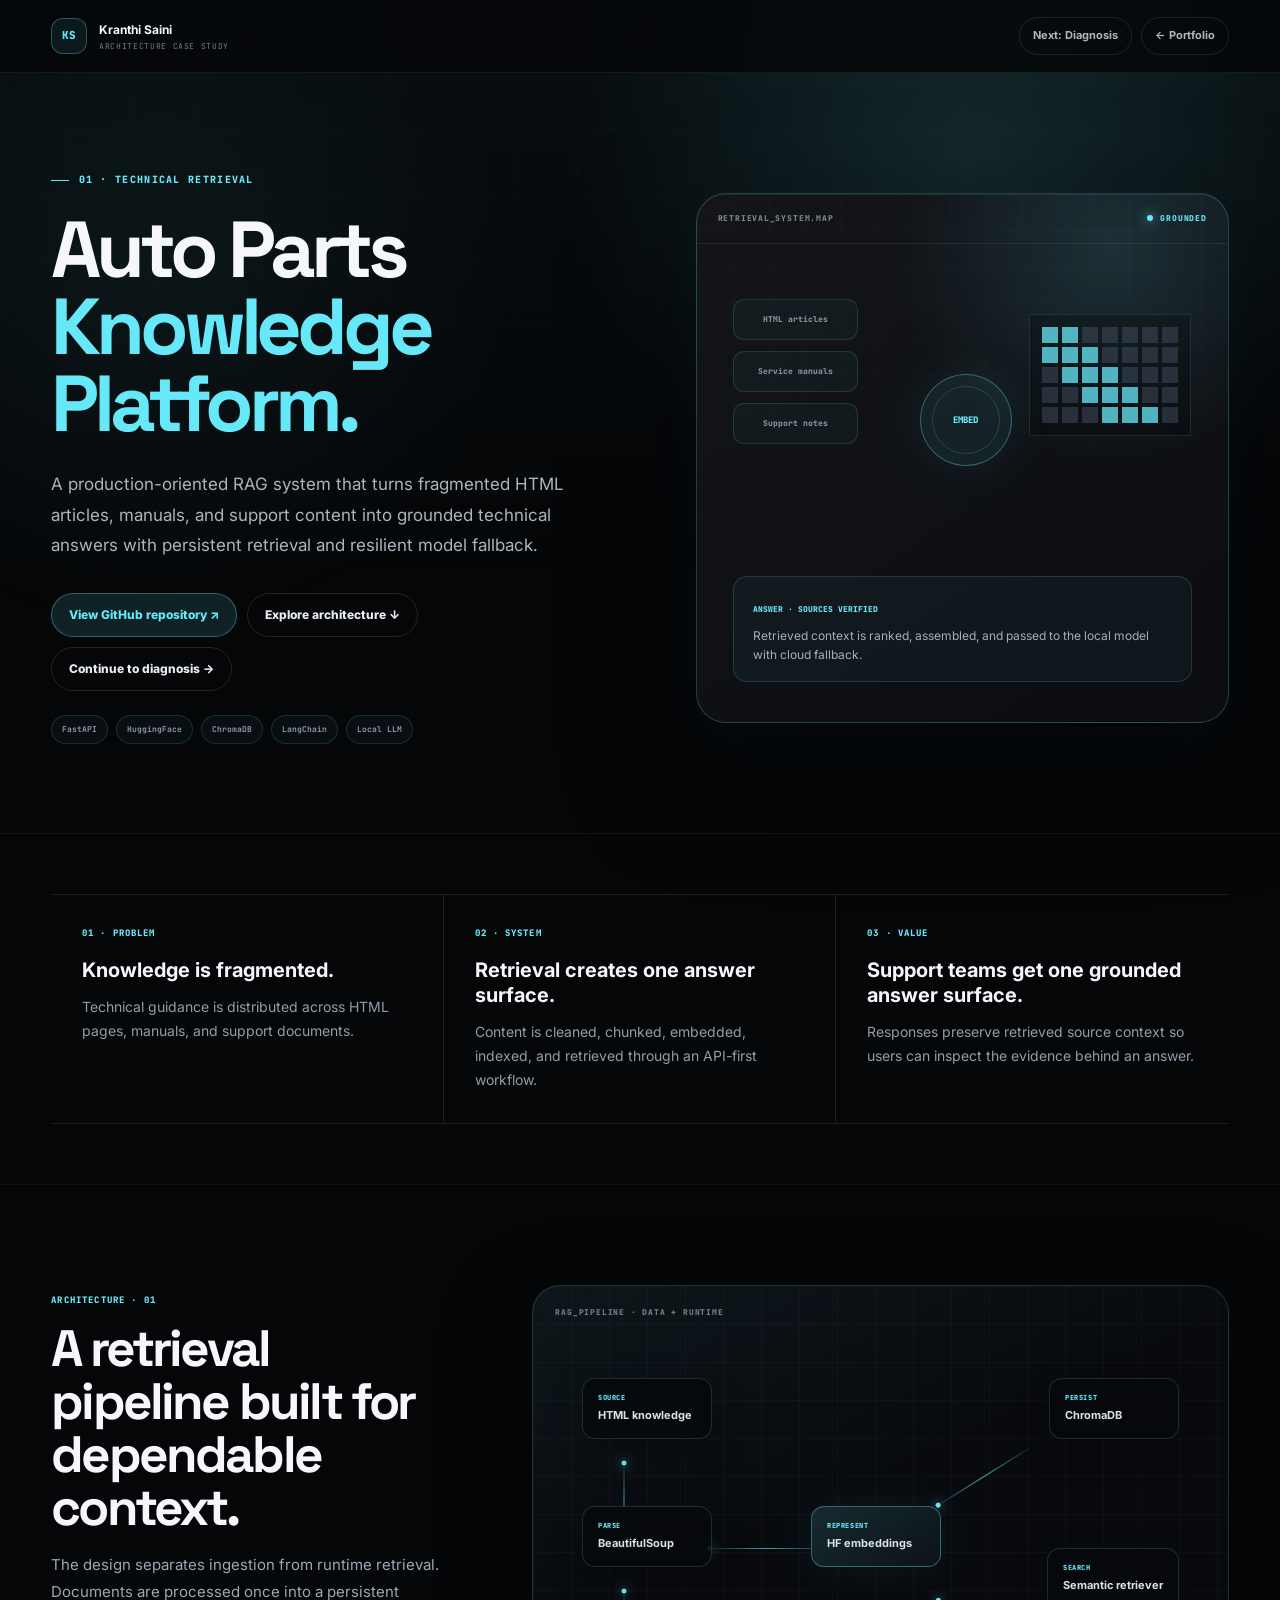
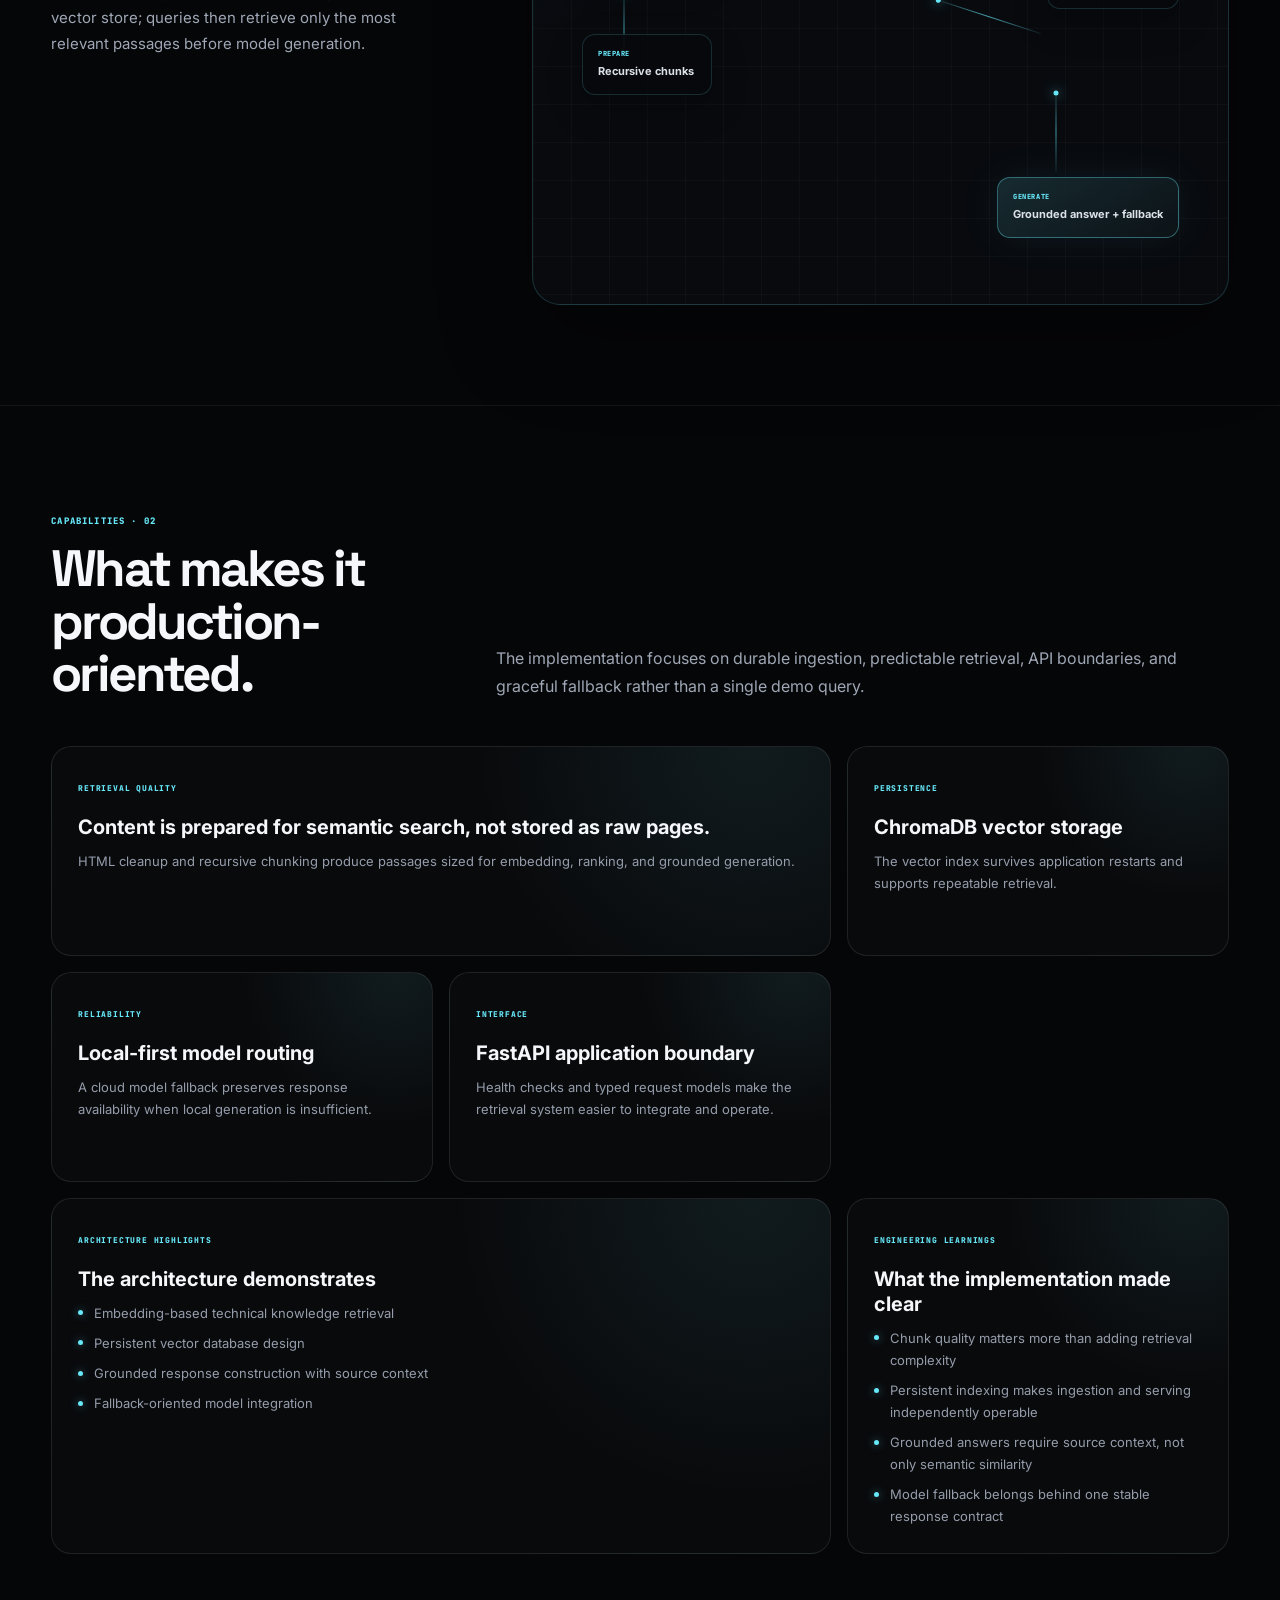
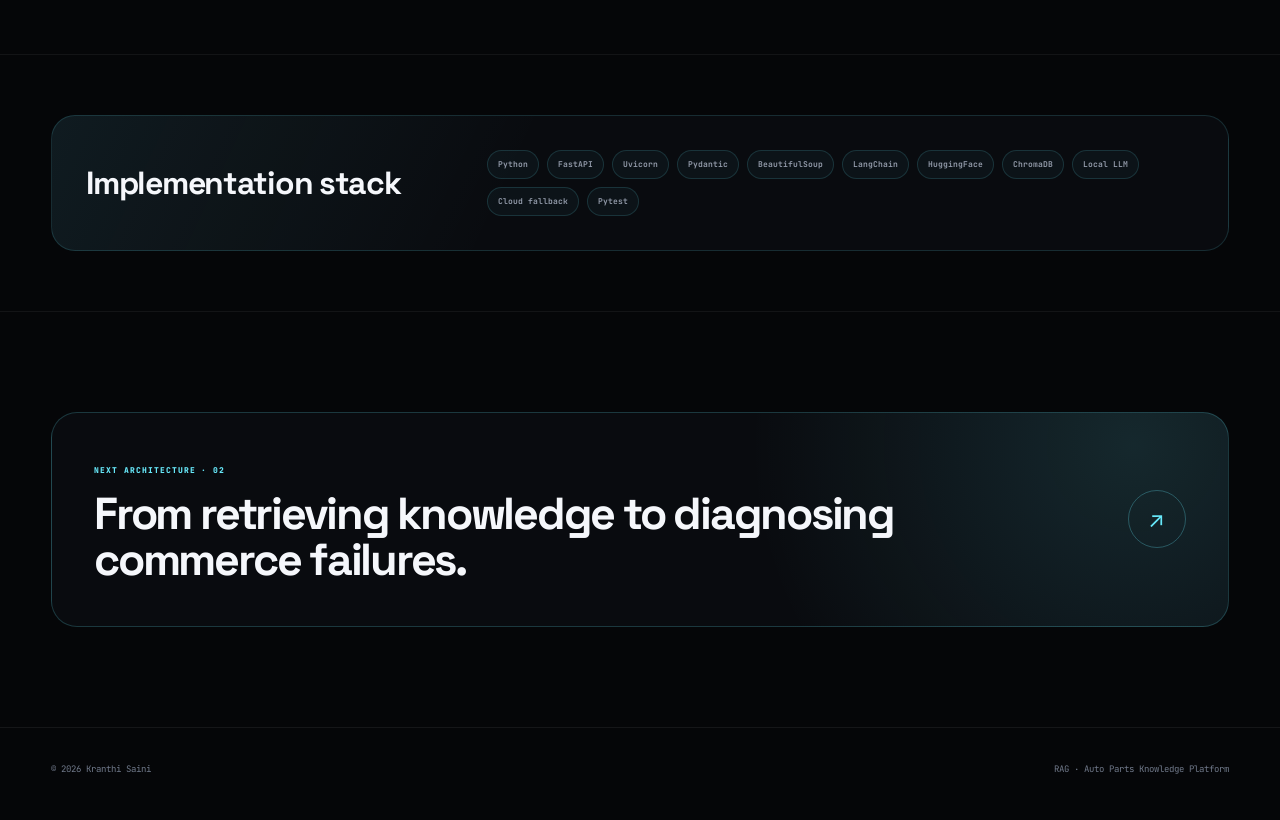
<file: auto-parts-support.html>
<!DOCTYPE html>
<html lang="en">
<head>
  <meta charset="UTF-8">
  <meta name="viewport" content="width=device-width, initial-scale=1.0">
  <meta name="description" content="RAG architecture for an auto-parts technical knowledge platform.">
  <title>Auto Parts Technical Knowledge Platform | Kranthi Saini</title>
  <link rel="preconnect" href="https://fonts.googleapis.com">
  <link rel="preconnect" href="https://fonts.gstatic.com" crossorigin>
  <link href="https://fonts.googleapis.com/css2?family=Inter:wght@400;500;600;700;800&family=JetBrains+Mono:wght@500;700;800&family=Space+Grotesk:wght@500;600;700&display=swap" rel="stylesheet">
  <link rel="stylesheet" href="case-study.css">
  <style>
    .rag-board .source { top: 92px; left: 7%; }
    .rag-board .extract { top: 220px; left: 7%; }
    .rag-board .chunks { top: 348px; left: 7%; }
    .rag-board .embedding { top: 220px; left: 40%; }
    .rag-board .vector { top: 92px; right: 7%; }
    .rag-board .retriever { top: 262px; right: 7%; }
    .rag-board .answer { right: 7%; bottom: 66px; }
    .rag-board .line-a { top: 174px; left: 13%; width: 82px; transform: rotate(90deg); }
    .rag-board .line-b { top: 302px; left: 13%; width: 82px; transform: rotate(90deg); }
    .rag-board .line-c { top: 262px; left: 25%; width: 120px; }
    .rag-board .line-d { top: 220px; left: 58%; width: 110px; transform: rotate(-32deg); }
    .rag-board .line-e { top: 313px; left: 58%; width: 110px; transform: rotate(18deg); }
    .rag-board .line-f { top: 404px; right: 13%; width: 82px; transform: rotate(90deg); }
  </style>
</head>
<body class="theme-rag">
  <nav class="case-nav">
    <div class="shell nav-inner">
      <a class="brand" href="index.html#writing">
        <span class="brand-mark">KS</span>
        <span class="brand-copy"><b>Kranthi Saini</b><small>Architecture case study</small></span>
      </a>
      <div class="nav-actions">
        <a class="nav-link nav-link-secondary" href="diagnosis-ai.html">Next: Diagnosis</a>
        <a class="nav-link" href="index.html#writing">← Portfolio</a>
      </div>
    </div>
  </nav>

  <main>
    <section class="shell case-hero">
      <div class="hero-copy">
        <div class="eyebrow">01 · Technical Retrieval</div>
        <h1>Auto Parts <span>Knowledge Platform.</span></h1>
        <p>
          A production-oriented RAG system that turns fragmented HTML articles,
          manuals, and support content into grounded technical answers with
          persistent retrieval and resilient model fallback.
        </p>
        <div class="hero-actions">
          <a class="button button-primary" href="https://github.com/iam-kranthi/auto-parts-technical-knowledge-assistant" target="_blank" rel="noreferrer">View GitHub repository ↗</a>
          <a class="button" href="#architecture">Explore architecture ↓</a>
          <a class="button" href="diagnosis-ai.html">Continue to diagnosis →</a>
        </div>
        <div class="hero-tags">
          <span>FastAPI</span><span>HuggingFace</span><span>ChromaDB</span>
          <span>LangChain</span><span>Local LLM</span>
        </div>
      </div>

      <div class="hero-system rag-hero-map" aria-label="RAG retrieval architecture visualization">
        <div class="system-bar"><span>retrieval_system.map</span><i>grounded</i></div>
        <div class="source-stack">
          <span>HTML articles</span>
          <span>Service manuals</span>
          <span>Support notes</span>
        </div>
        <div class="embed-core">EMBED</div>
        <div class="vector-field" aria-hidden="true">
          <i></i><i></i><i></i><i></i><i></i><i></i><i></i>
          <i></i><i></i><i></i><i></i><i></i><i></i><i></i>
          <i></i><i></i><i></i><i></i><i></i><i></i><i></i>
          <i></i><i></i><i></i><i></i><i></i><i></i><i></i>
          <i></i><i></i><i></i><i></i><i></i><i></i><i></i>
        </div>
        <div class="answer-panel">
          <small>ANSWER · SOURCES VERIFIED</small>
          <p>Retrieved context is ranked, assembled, and passed to the local model with cloud fallback.</p>
        </div>
      </div>
    </section>

    <section class="section section-compact">
      <div class="shell impact-grid">
        <article class="impact-item">
          <small>01 · Problem</small>
          <h3>Knowledge is fragmented.</h3>
          <p>Technical guidance is distributed across HTML pages, manuals, and support documents.</p>
        </article>
        <article class="impact-item">
          <small>02 · System</small>
          <h3>Retrieval creates one answer surface.</h3>
          <p>Content is cleaned, chunked, embedded, indexed, and retrieved through an API-first workflow.</p>
        </article>
        <article class="impact-item">
          <small>03 · Value</small>
          <h3>Support teams get one grounded answer surface.</h3>
          <p>Responses preserve retrieved source context so users can inspect the evidence behind an answer.</p>
        </article>
      </div>
    </section>

    <section id="architecture" class="section">
      <div class="shell architecture-layout">
        <div class="architecture-copy">
          <span class="section-index">Architecture · 01</span>
          <h2>A retrieval pipeline built for dependable context.</h2>
          <p>
            The design separates ingestion from runtime retrieval. Documents are
            processed once into a persistent vector store; queries then retrieve
            only the most relevant passages before model generation.
          </p>
        </div>

        <div class="architecture-board rag-board" aria-label="Detailed RAG architecture">
          <span class="board-label">RAG_PIPELINE · DATA + RUNTIME</span>
          <div class="node source"><small>Source</small><b>HTML knowledge</b></div>
          <div class="node extract"><small>Parse</small><b>BeautifulSoup</b></div>
          <div class="node chunks"><small>Prepare</small><b>Recursive chunks</b></div>
          <div class="node node-main embedding"><small>Represent</small><b>HF embeddings</b></div>
          <div class="node vector"><small>Persist</small><b>ChromaDB</b></div>
          <div class="node retriever"><small>Search</small><b>Semantic retriever</b></div>
          <div class="node node-main answer"><small>Generate</small><b>Grounded answer + fallback</b></div>
          <i class="connector line-a"></i><i class="connector line-b"></i>
          <i class="connector line-c"></i><i class="connector line-d"></i>
          <i class="connector line-e"></i><i class="connector line-f"></i>
        </div>
      </div>
    </section>

    <section class="section">
      <div class="shell">
        <div class="section-head">
          <div>
            <span class="section-index">Capabilities · 02</span>
            <h2>What makes it production-oriented.</h2>
          </div>
          <p>
            The implementation focuses on durable ingestion, predictable retrieval,
            API boundaries, and graceful fallback rather than a single demo query.
          </p>
        </div>

        <div class="feature-grid">
          <article class="feature-card feature-wide">
            <small>Retrieval quality</small>
            <h3>Content is prepared for semantic search, not stored as raw pages.</h3>
            <p>HTML cleanup and recursive chunking produce passages sized for embedding, ranking, and grounded generation.</p>
          </article>
          <article class="feature-card">
            <small>Persistence</small>
            <h3>ChromaDB vector storage</h3>
            <p>The vector index survives application restarts and supports repeatable retrieval.</p>
          </article>
          <article class="feature-card">
            <small>Reliability</small>
            <h3>Local-first model routing</h3>
            <p>A cloud model fallback preserves response availability when local generation is insufficient.</p>
          </article>
          <article class="feature-card">
            <small>Interface</small>
            <h3>FastAPI application boundary</h3>
            <p>Health checks and typed request models make the retrieval system easier to integrate and operate.</p>
          </article>
          <article class="feature-card feature-wide">
            <small>Architecture highlights</small>
            <h3>The architecture demonstrates</h3>
            <ul>
              <li>Embedding-based technical knowledge retrieval</li>
              <li>Persistent vector database design</li>
              <li>Grounded response construction with source context</li>
              <li>Fallback-oriented model integration</li>
            </ul>
          </article>
          <article class="feature-card">
            <small>Engineering learnings</small>
            <h3>What the implementation made clear</h3>
            <ul>
              <li>Chunk quality matters more than adding retrieval complexity</li>
              <li>Persistent indexing makes ingestion and serving independently operable</li>
              <li>Grounded answers require source context, not only semantic similarity</li>
              <li>Model fallback belongs behind one stable response contract</li>
            </ul>
          </article>
        </div>
      </div>
    </section>

    <section class="section section-compact">
      <div class="shell stack-band">
        <h2>Implementation stack</h2>
        <div class="stack-list">
          <span>Python</span><span>FastAPI</span><span>Uvicorn</span><span>Pydantic</span>
          <span>BeautifulSoup</span><span>LangChain</span><span>HuggingFace</span>
          <span>ChromaDB</span><span>Local LLM</span><span>Cloud fallback</span><span>Pytest</span>
        </div>
      </div>
    </section>

    <section class="section">
      <a class="shell next-case" href="diagnosis-ai.html">
        <div>
          <small>Next architecture · 02</small>
          <h2>From retrieving knowledge to diagnosing commerce failures.</h2>
        </div>
        <span class="next-arrow">↗</span>
      </a>
    </section>
  </main>

  <footer class="case-footer">
    <div class="shell footer-inner">
      <span>© 2026 Kranthi Saini</span>
      <span>RAG · Auto Parts Knowledge Platform</span>
    </div>
  </footer>
</body>
</html>
</file>
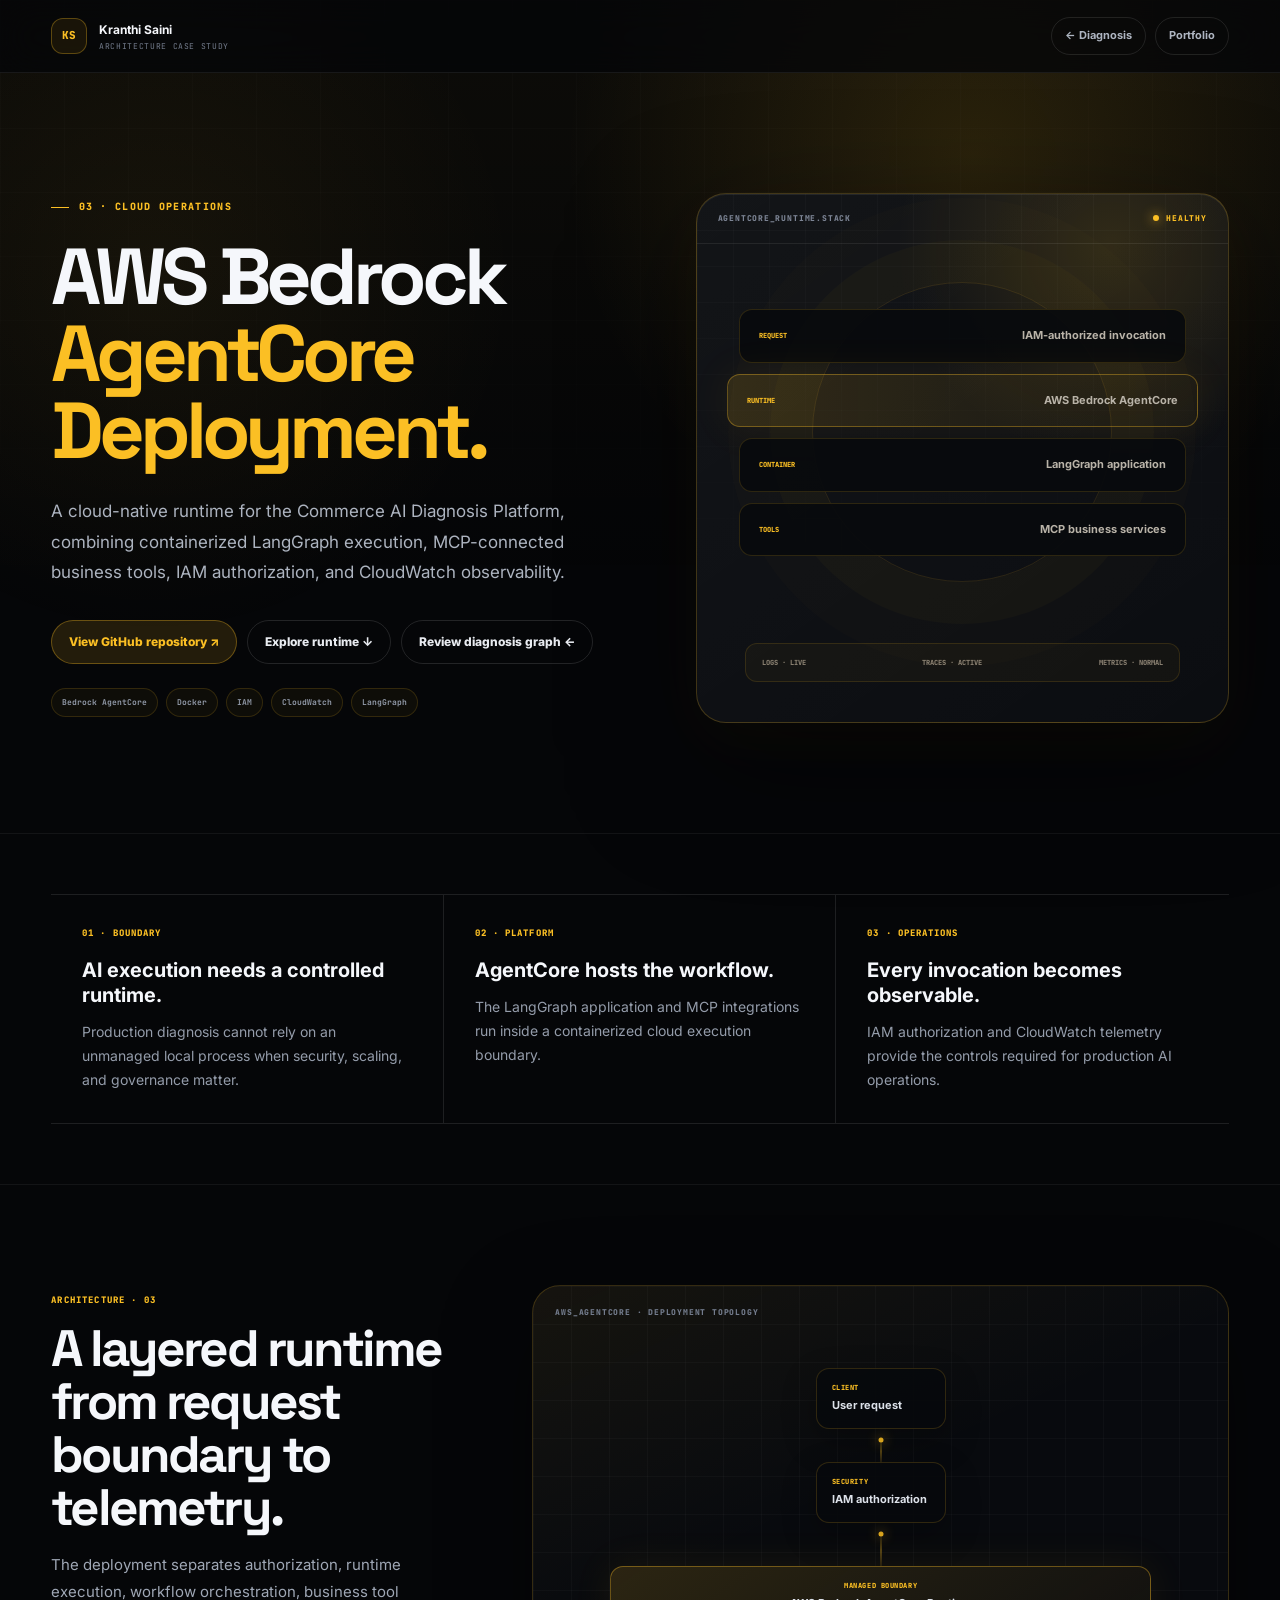
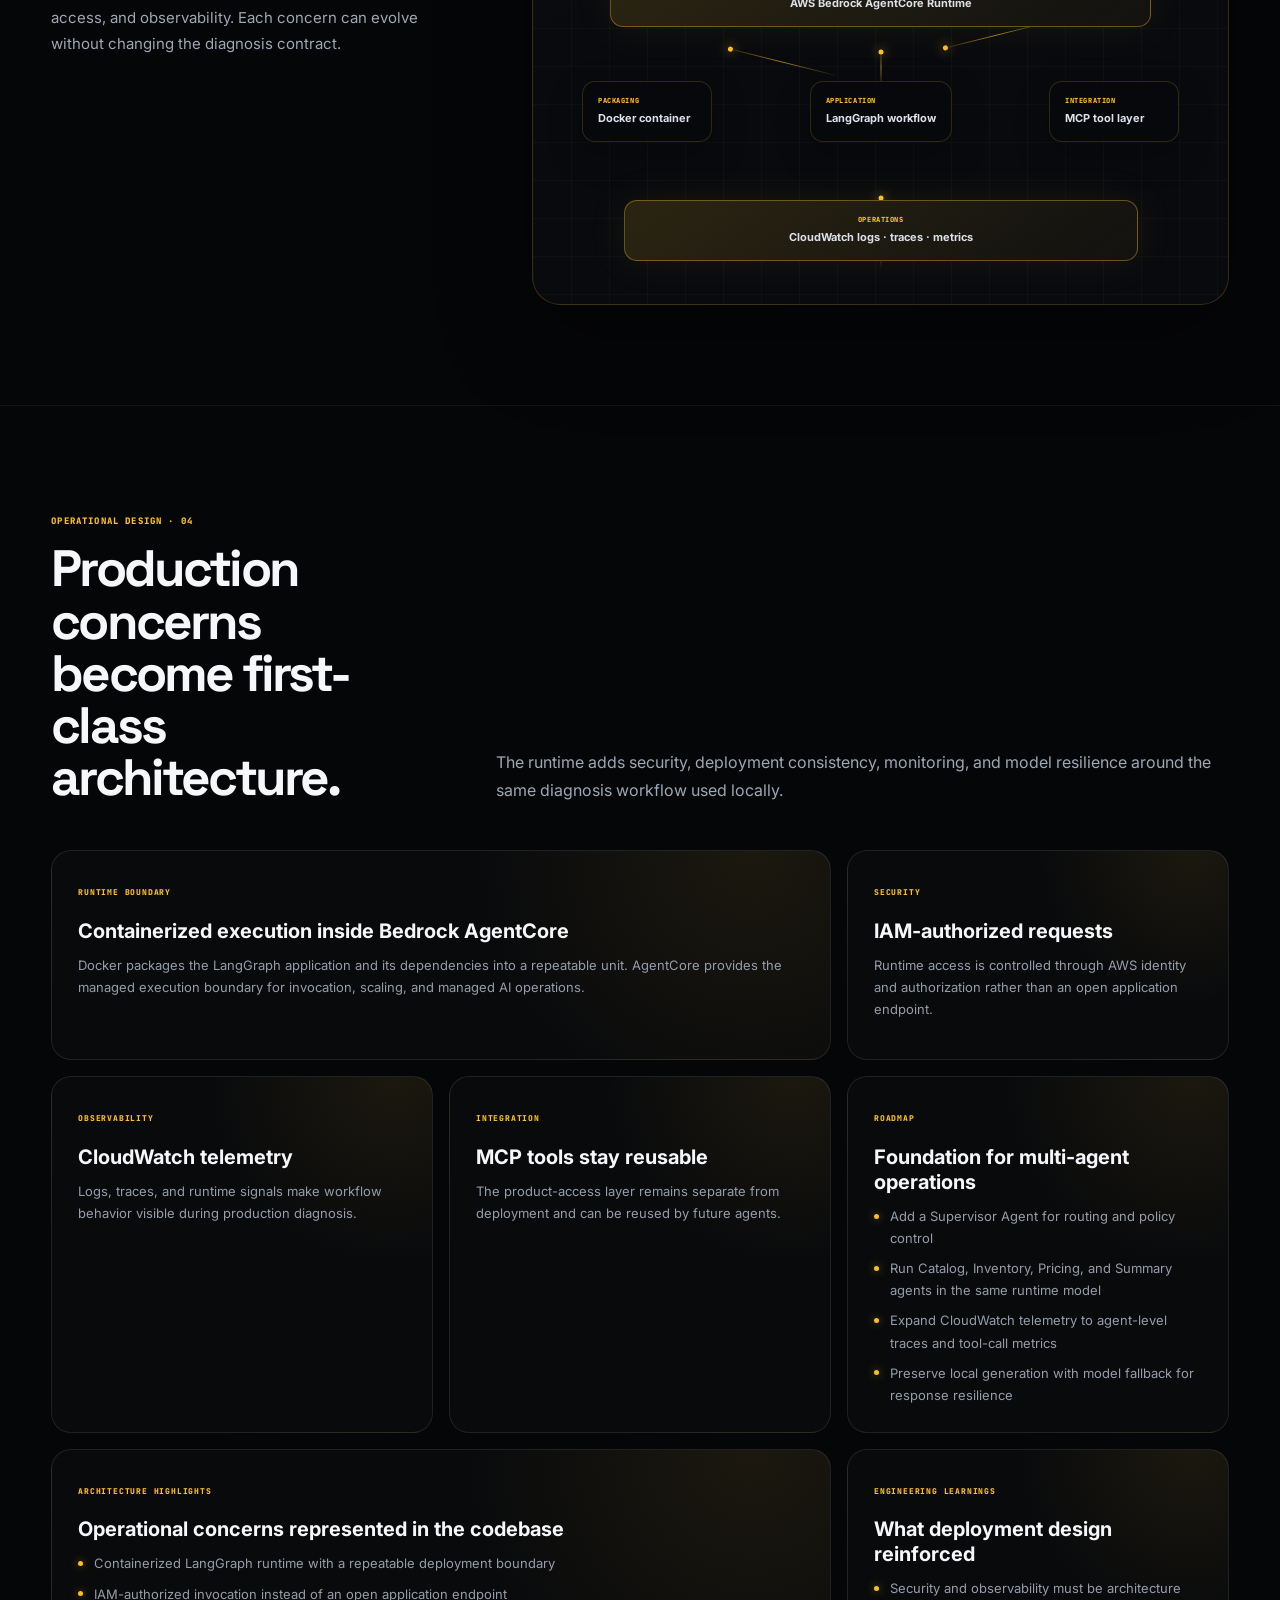
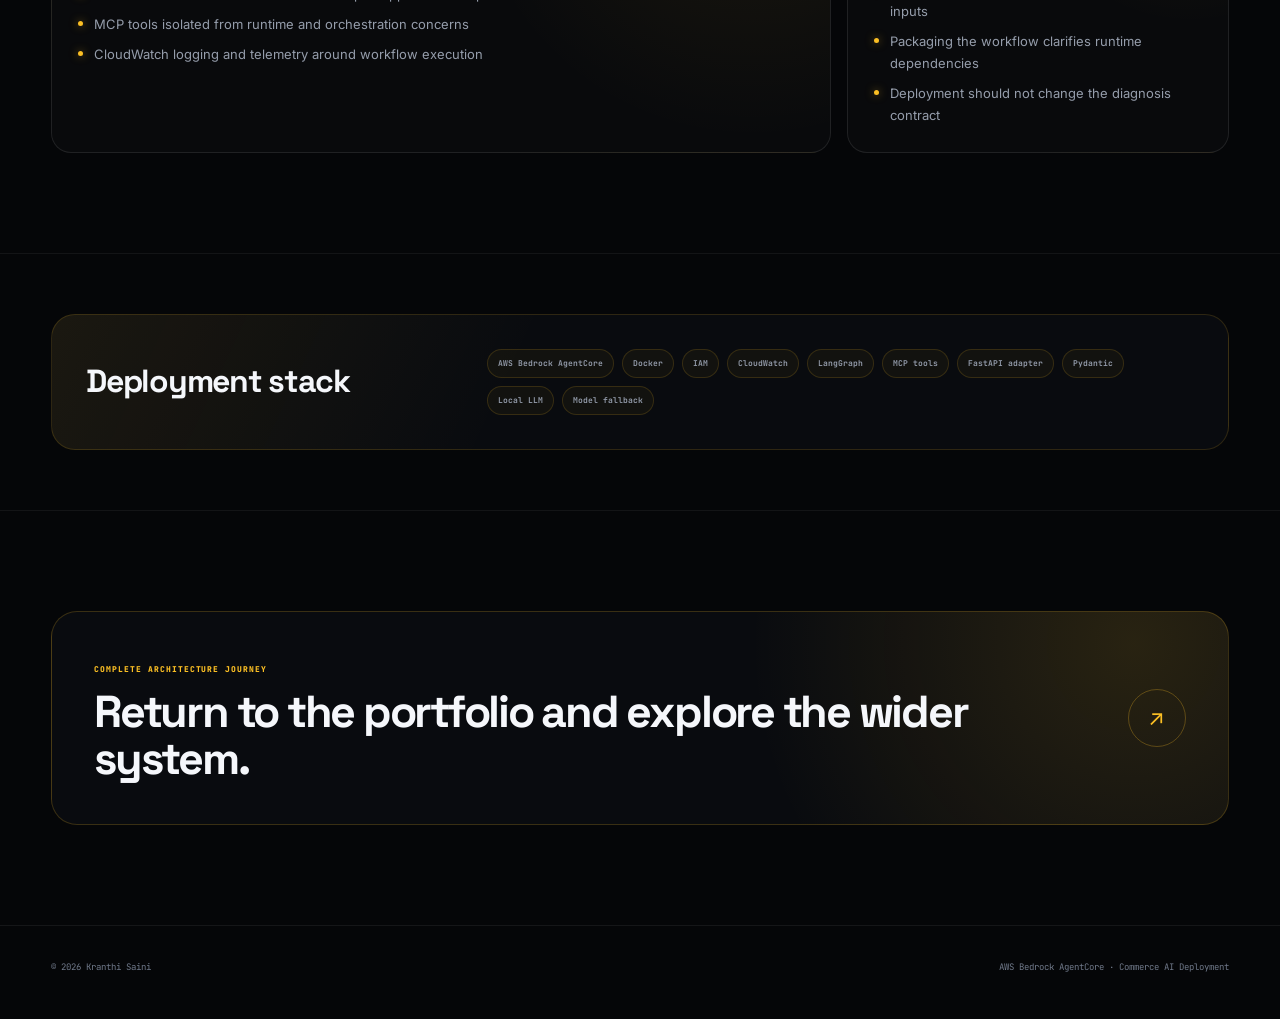
<file: bedrock-agentcore.html>
<!DOCTYPE html>
<html lang="en">
<head>
  <meta charset="UTF-8">
  <meta name="viewport" content="width=device-width, initial-scale=1.0">
  <meta name="description" content="AWS Bedrock AgentCore deployment architecture for a commerce AI diagnosis platform.">
  <title>AWS Bedrock AgentCore Deployment | Kranthi Saini</title>
  <link rel="preconnect" href="https://fonts.googleapis.com">
  <link rel="preconnect" href="https://fonts.gstatic.com" crossorigin>
  <link href="https://fonts.googleapis.com/css2?family=Inter:wght@400;500;600;700;800&family=JetBrains+Mono:wght@500;700;800&family=Space+Grotesk:wght@500;600;700&display=swap" rel="stylesheet">
  <link rel="stylesheet" href="case-study.css">
  <style>
    .bedrock-board .request { top: 82px; left: 50%; transform: translateX(-50%); }
    .bedrock-board .iam { top: 176px; left: 50%; transform: translateX(-50%); }
    .bedrock-board .agentcore { top: 280px; right: 11%; left: 11%; text-align: center; }
    .bedrock-board .container { top: 395px; left: 7%; }
    .bedrock-board .workflow { top: 395px; left: 50%; transform: translateX(-50%); }
    .bedrock-board .tools { top: 395px; right: 7%; }
    .bedrock-board .cloudwatch { right: 13%; bottom: 43px; left: 13%; text-align: center; }
    .bedrock-board .line-a { top: 151px; left: 50%; width: 28px; transform: rotate(90deg); }
    .bedrock-board .line-b { top: 245px; left: 50%; width: 38px; transform: rotate(90deg); }
    .bedrock-board .line-c { top: 362px; left: 28%; width: 110px; transform: rotate(14deg); }
    .bedrock-board .line-d { top: 363px; left: 50%; width: 36px; transform: rotate(90deg); }
    .bedrock-board .line-e { top: 362px; left: 59%; width: 110px; transform: rotate(-14deg); }
    .bedrock-board .line-f { bottom: 108px; left: 50%; width: 72px; transform: rotate(90deg); }
  </style>
</head>
<body class="theme-bedrock">
  <nav class="case-nav">
    <div class="shell nav-inner">
      <a class="brand" href="index.html#writing">
        <span class="brand-mark">KS</span>
        <span class="brand-copy"><b>Kranthi Saini</b><small>Architecture case study</small></span>
      </a>
      <div class="nav-actions">
        <a class="nav-link nav-link-secondary" href="diagnosis-ai.html">← Diagnosis</a>
        <a class="nav-link" href="index.html#writing">Portfolio</a>
      </div>
    </div>
  </nav>

  <main>
    <section class="shell case-hero">
      <div class="hero-copy">
        <div class="eyebrow">03 · Cloud Operations</div>
        <h1>AWS Bedrock <span>AgentCore Deployment.</span></h1>
        <p>
          A cloud-native runtime for the Commerce AI Diagnosis Platform,
          combining containerized LangGraph execution, MCP-connected business
          tools, IAM authorization, and CloudWatch observability.
        </p>
        <div class="hero-actions">
          <a class="button button-primary" href="https://github.com/iam-kranthi/commerce-ai-diagnosis-platform-bedrock" target="_blank" rel="noreferrer">View GitHub repository ↗</a>
          <a class="button" href="#architecture">Explore runtime ↓</a>
          <a class="button" href="diagnosis-ai.html">Review diagnosis graph ←</a>
        </div>
        <div class="hero-tags">
          <span>Bedrock AgentCore</span><span>Docker</span><span>IAM</span>
          <span>CloudWatch</span><span>LangGraph</span>
        </div>
      </div>

      <div class="hero-system bedrock-hero-map" aria-label="AWS AgentCore runtime visualization">
        <div class="system-bar"><span>agentcore_runtime.stack</span><i>healthy</i></div>
        <div class="cloud-ring" aria-hidden="true"></div>
        <div class="runtime-tower">
          <div class="runtime-tier"><small>REQUEST</small><b>IAM-authorized invocation</b></div>
          <div class="runtime-tier tier-core"><small>RUNTIME</small><b>AWS Bedrock AgentCore</b></div>
          <div class="runtime-tier"><small>CONTAINER</small><b>LangGraph application</b></div>
          <div class="runtime-tier"><small>TOOLS</small><b>MCP business services</b></div>
        </div>
        <div class="telemetry-row">
          <span>logs · live</span><span>traces · active</span><span>metrics · normal</span>
        </div>
      </div>
    </section>

    <section class="section section-compact">
      <div class="shell impact-grid">
        <article class="impact-item">
          <small>01 · Boundary</small>
          <h3>AI execution needs a controlled runtime.</h3>
          <p>Production diagnosis cannot rely on an unmanaged local process when security, scaling, and governance matter.</p>
        </article>
        <article class="impact-item">
          <small>02 · Platform</small>
          <h3>AgentCore hosts the workflow.</h3>
          <p>The LangGraph application and MCP integrations run inside a containerized cloud execution boundary.</p>
        </article>
        <article class="impact-item">
          <small>03 · Operations</small>
          <h3>Every invocation becomes observable.</h3>
          <p>IAM authorization and CloudWatch telemetry provide the controls required for production AI operations.</p>
        </article>
      </div>
    </section>

    <section id="architecture" class="section">
      <div class="shell architecture-layout">
        <div class="architecture-copy">
          <span class="section-index">Architecture · 03</span>
          <h2>A layered runtime from request boundary to telemetry.</h2>
          <p>
            The deployment separates authorization, runtime execution,
            workflow orchestration, business tool access, and observability.
            Each concern can evolve without changing the diagnosis contract.
          </p>
        </div>

        <div class="architecture-board bedrock-board" aria-label="Detailed AWS Bedrock AgentCore architecture">
          <span class="board-label">AWS_AGENTCORE · DEPLOYMENT TOPOLOGY</span>
          <div class="node request"><small>Client</small><b>User request</b></div>
          <div class="node iam"><small>Security</small><b>IAM authorization</b></div>
          <div class="node node-main agentcore"><small>Managed boundary</small><b>AWS Bedrock AgentCore Runtime</b></div>
          <div class="node container"><small>Packaging</small><b>Docker container</b></div>
          <div class="node workflow"><small>Application</small><b>LangGraph workflow</b></div>
          <div class="node tools"><small>Integration</small><b>MCP tool layer</b></div>
          <div class="node node-main cloudwatch"><small>Operations</small><b>CloudWatch logs · traces · metrics</b></div>
          <i class="connector line-a"></i><i class="connector line-b"></i>
          <i class="connector line-c"></i><i class="connector line-d"></i>
          <i class="connector line-e"></i><i class="connector line-f"></i>
        </div>
      </div>
    </section>

    <section class="section">
      <div class="shell">
        <div class="section-head">
          <div>
            <span class="section-index">Operational design · 04</span>
            <h2>Production concerns become first-class architecture.</h2>
          </div>
          <p>
            The runtime adds security, deployment consistency, monitoring, and
            model resilience around the same diagnosis workflow used locally.
          </p>
        </div>

        <div class="feature-grid">
          <article class="feature-card feature-wide">
            <small>Runtime boundary</small>
            <h3>Containerized execution inside Bedrock AgentCore</h3>
            <p>
              Docker packages the LangGraph application and its dependencies into
              a repeatable unit. AgentCore provides the managed execution boundary
              for invocation, scaling, and managed AI operations.
            </p>
          </article>
          <article class="feature-card">
            <small>Security</small>
            <h3>IAM-authorized requests</h3>
            <p>Runtime access is controlled through AWS identity and authorization rather than an open application endpoint.</p>
          </article>
          <article class="feature-card">
            <small>Observability</small>
            <h3>CloudWatch telemetry</h3>
            <p>Logs, traces, and runtime signals make workflow behavior visible during production diagnosis.</p>
          </article>
          <article class="feature-card">
            <small>Integration</small>
            <h3>MCP tools stay reusable</h3>
            <p>The product-access layer remains separate from deployment and can be reused by future agents.</p>
          </article>
          <article class="feature-card">
            <small>Roadmap</small>
            <h3>Foundation for multi-agent operations</h3>
            <ul>
              <li>Add a Supervisor Agent for routing and policy control</li>
              <li>Run Catalog, Inventory, Pricing, and Summary agents in the same runtime model</li>
              <li>Expand CloudWatch telemetry to agent-level traces and tool-call metrics</li>
              <li>Preserve local generation with model fallback for response resilience</li>
            </ul>
          </article>
          <article class="feature-card feature-wide">
            <small>Architecture highlights</small>
            <h3>Operational concerns represented in the codebase</h3>
            <ul>
              <li>Containerized LangGraph runtime with a repeatable deployment boundary</li>
              <li>IAM-authorized invocation instead of an open application endpoint</li>
              <li>MCP tools isolated from runtime and orchestration concerns</li>
              <li>CloudWatch logging and telemetry around workflow execution</li>
            </ul>
          </article>
          <article class="feature-card">
            <small>Engineering learnings</small>
            <h3>What deployment design reinforced</h3>
            <ul>
              <li>Security and observability must be architecture inputs</li>
              <li>Packaging the workflow clarifies runtime dependencies</li>
              <li>Deployment should not change the diagnosis contract</li>
            </ul>
          </article>
        </div>
      </div>
    </section>

    <section class="section section-compact">
      <div class="shell stack-band">
        <h2>Deployment stack</h2>
        <div class="stack-list">
          <span>AWS Bedrock AgentCore</span><span>Docker</span><span>IAM</span>
          <span>CloudWatch</span><span>LangGraph</span><span>MCP tools</span>
          <span>FastAPI adapter</span><span>Pydantic</span><span>Local LLM</span><span>Model fallback</span>
        </div>
      </div>
    </section>

    <section class="section">
      <a class="shell next-case" href="index.html#writing">
        <div>
          <small>Complete architecture journey</small>
          <h2>Return to the portfolio and explore the wider system.</h2>
        </div>
        <span class="next-arrow">↗</span>
      </a>
    </section>
  </main>

  <footer class="case-footer">
    <div class="shell footer-inner">
      <span>© 2026 Kranthi Saini</span>
      <span>AWS Bedrock AgentCore · Commerce AI Deployment</span>
    </div>
  </footer>
</body>
</html>
</file>
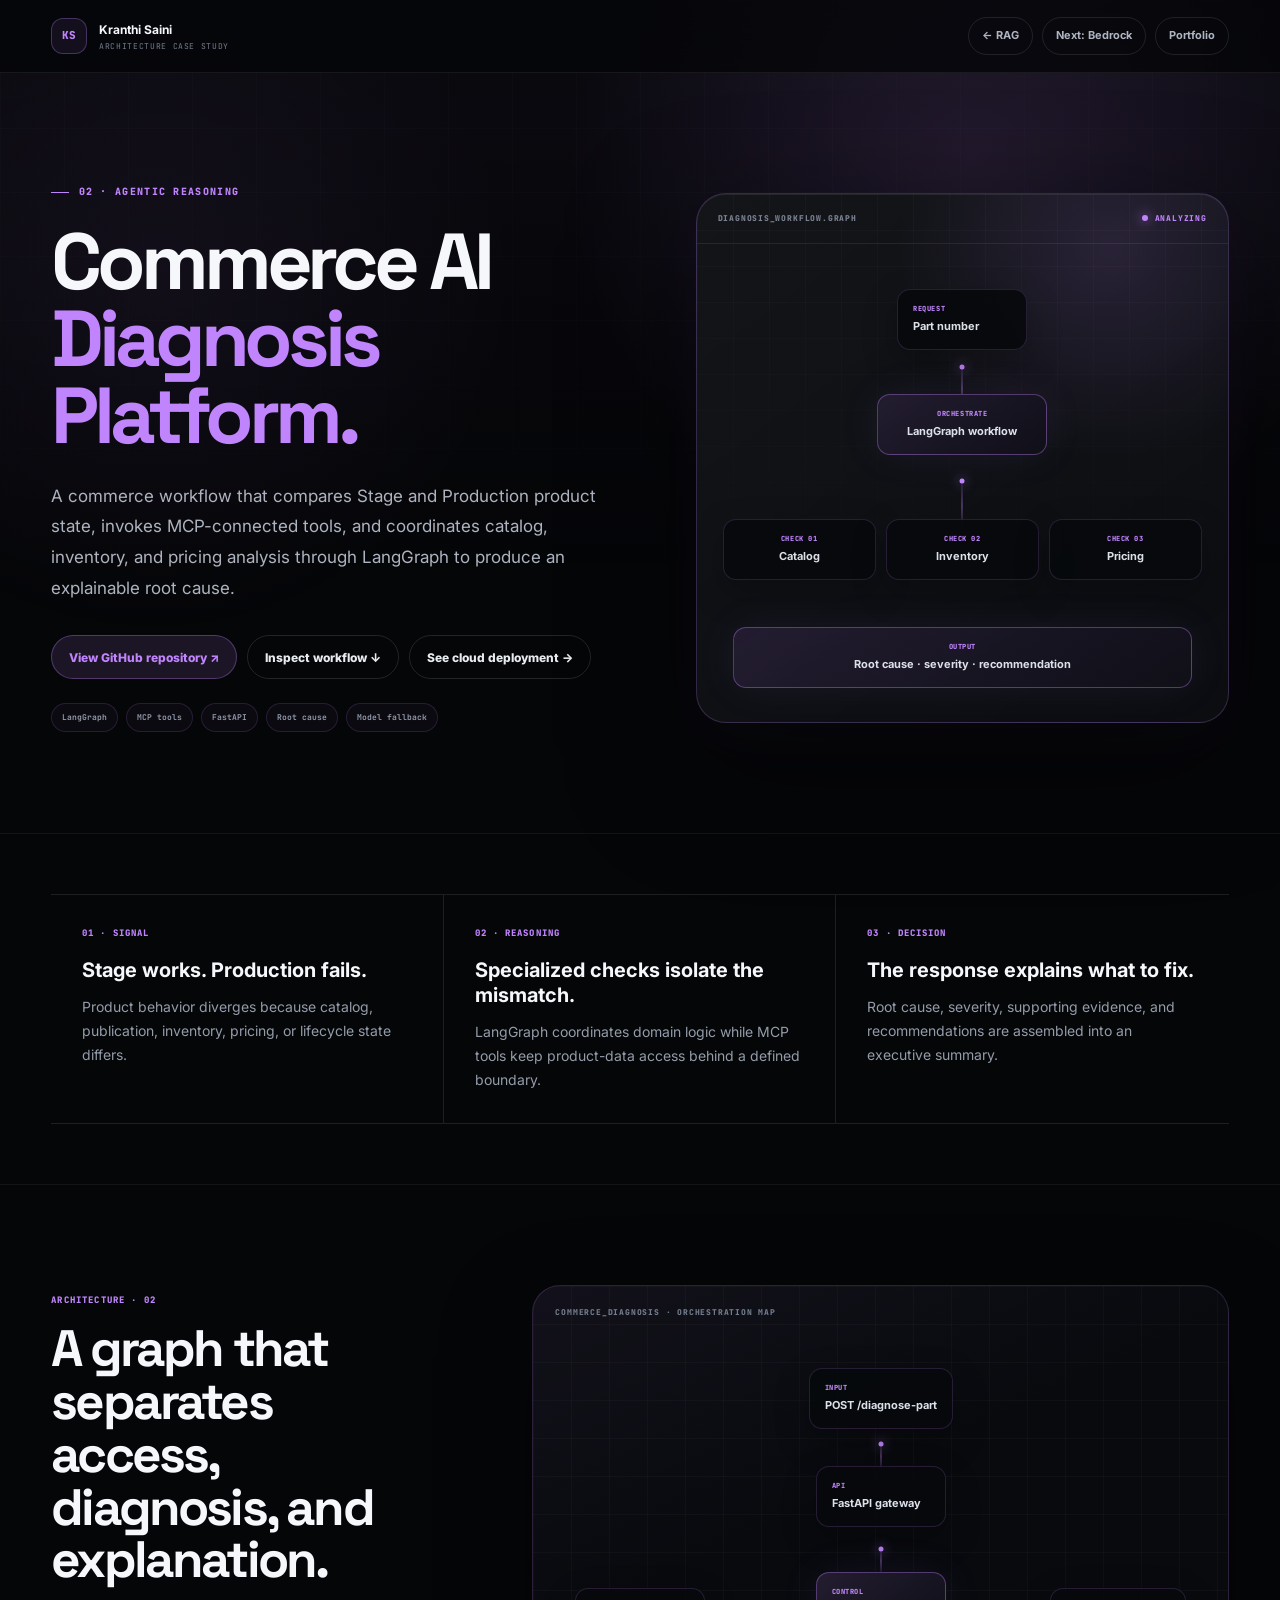
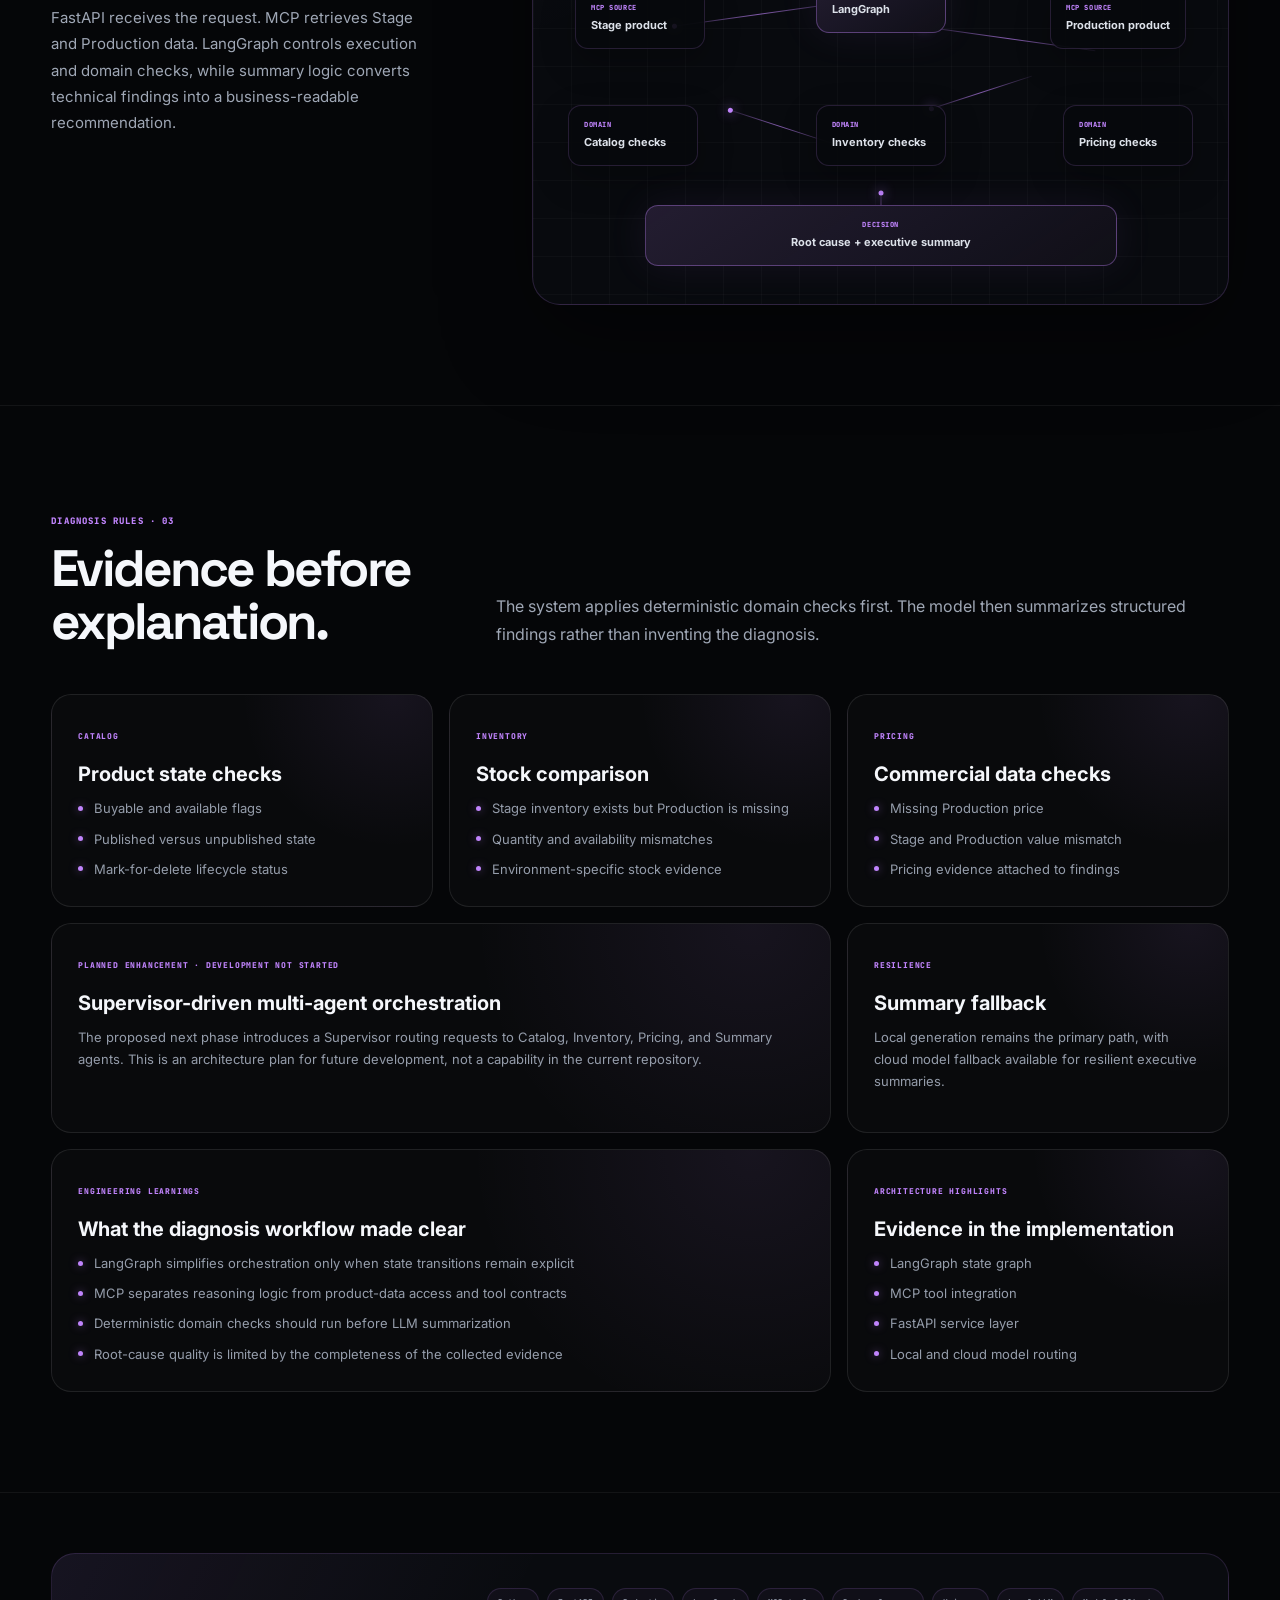
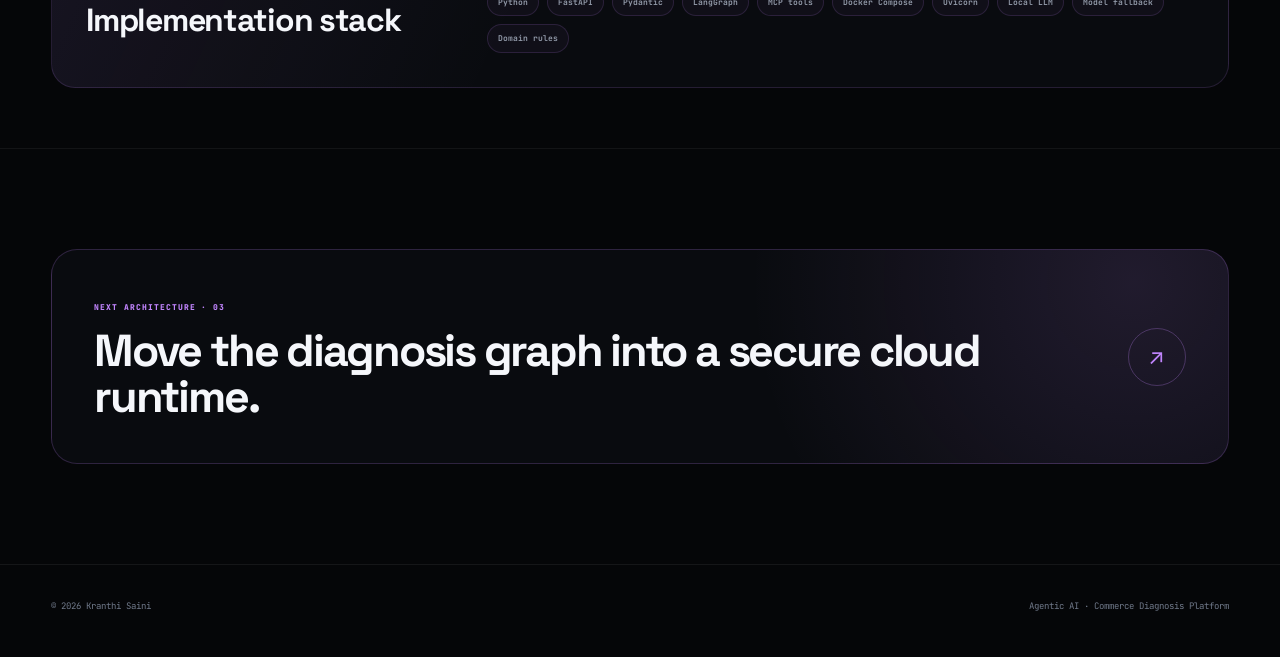
<file: diagnosis-ai.html>
<!DOCTYPE html>
<html lang="en">
<head>
  <meta charset="UTF-8">
  <meta name="viewport" content="width=device-width, initial-scale=1.0">
  <meta name="description" content="LangGraph and MCP architecture for a commerce AI diagnosis platform.">
  <title>Commerce AI Diagnosis Platform | Kranthi Saini</title>
  <link rel="preconnect" href="https://fonts.googleapis.com">
  <link rel="preconnect" href="https://fonts.gstatic.com" crossorigin>
  <link href="https://fonts.googleapis.com/css2?family=Inter:wght@400;500;600;700;800&family=JetBrains+Mono:wght@500;700;800&family=Space+Grotesk:wght@500;600;700&display=swap" rel="stylesheet">
  <link rel="stylesheet" href="case-study.css">
  <style>
    .diagnosis-board .client { top: 82px; left: 50%; transform: translateX(-50%); }
    .diagnosis-board .gateway { top: 180px; left: 50%; transform: translateX(-50%); }
    .diagnosis-board .stage { top: 302px; left: 6%; }
    .diagnosis-board .production { top: 302px; right: 6%; }
    .diagnosis-board .graph { top: 286px; left: 50%; transform: translateX(-50%); }
    .diagnosis-board .catalog { bottom: 138px; left: 5%; }
    .diagnosis-board .inventory { bottom: 138px; left: 50%; transform: translateX(-50%); }
    .diagnosis-board .pricing { right: 5%; bottom: 138px; }
    .diagnosis-board .root { right: 16%; bottom: 38px; left: 16%; text-align: center; }
    .diagnosis-board .line-a { top: 155px; left: 50%; width: 30px; transform: rotate(90deg); }
    .diagnosis-board .line-b { top: 260px; left: 50%; width: 28px; transform: rotate(90deg); }
    .diagnosis-board .line-c { top: 340px; left: 20%; width: 175px; transform: rotate(-8deg); }
    .diagnosis-board .line-d { top: 340px; left: 56%; width: 175px; transform: rotate(8deg); }
    .diagnosis-board .line-e { bottom: 194px; left: 28%; width: 108px; transform: rotate(18deg); }
    .diagnosis-board .line-f { bottom: 194px; left: 57%; width: 108px; transform: rotate(-18deg); }
    .diagnosis-board .line-g { bottom: 113px; left: 50%; width: 55px; transform: rotate(90deg); }
  </style>
</head>
<body class="theme-diagnosis">
  <nav class="case-nav">
    <div class="shell nav-inner">
      <a class="brand" href="index.html#writing">
        <span class="brand-mark">KS</span>
        <span class="brand-copy"><b>Kranthi Saini</b><small>Architecture case study</small></span>
      </a>
      <div class="nav-actions">
        <a class="nav-link nav-link-secondary" href="auto-parts-support.html">← RAG</a>
        <a class="nav-link nav-link-secondary" href="bedrock-agentcore.html">Next: Bedrock</a>
        <a class="nav-link" href="index.html#writing">Portfolio</a>
      </div>
    </div>
  </nav>

  <main>
    <section class="shell case-hero">
      <div class="hero-copy">
        <div class="eyebrow">02 · Agentic Reasoning</div>
        <h1>Commerce AI <span>Diagnosis Platform.</span></h1>
        <p>
          A commerce workflow that compares Stage and Production product state,
          invokes MCP-connected tools, and coordinates catalog, inventory, and
          pricing analysis through LangGraph to produce an explainable root cause.
        </p>
        <div class="hero-actions">
          <a class="button button-primary" href="https://github.com/iam-kranthi/commerce-ai-diagnosis-platform" target="_blank" rel="noreferrer">View GitHub repository ↗</a>
          <a class="button" href="#architecture">Inspect workflow ↓</a>
          <a class="button" href="bedrock-agentcore.html">See cloud deployment →</a>
        </div>
        <div class="hero-tags">
          <span>LangGraph</span><span>MCP tools</span><span>FastAPI</span>
          <span>Root cause</span><span>Model fallback</span>
        </div>
      </div>

      <div class="hero-system diagnosis-hero-map" aria-label="Commerce diagnosis workflow visualization">
        <div class="system-bar"><span>diagnosis_workflow.graph</span><i>analyzing</i></div>
        <div class="node request-node"><small>Request</small><b>Part number</b></div>
        <div class="node node-main graph-node"><small>Orchestrate</small><b>LangGraph workflow</b></div>
        <div class="agent-row">
          <div class="node"><small>Check 01</small><b>Catalog</b></div>
          <div class="node"><small>Check 02</small><b>Inventory</b></div>
          <div class="node"><small>Check 03</small><b>Pricing</b></div>
        </div>
        <div class="node node-main root-node"><small>Output</small><b>Root cause · severity · recommendation</b></div>
        <i class="connector diag-line-one"></i>
        <i class="connector diag-line-two"></i>
      </div>
    </section>

    <section class="section section-compact">
      <div class="shell impact-grid">
        <article class="impact-item">
          <small>01 · Signal</small>
          <h3>Stage works. Production fails.</h3>
          <p>Product behavior diverges because catalog, publication, inventory, pricing, or lifecycle state differs.</p>
        </article>
        <article class="impact-item">
          <small>02 · Reasoning</small>
          <h3>Specialized checks isolate the mismatch.</h3>
          <p>LangGraph coordinates domain logic while MCP tools keep product-data access behind a defined boundary.</p>
        </article>
        <article class="impact-item">
          <small>03 · Decision</small>
          <h3>The response explains what to fix.</h3>
          <p>Root cause, severity, supporting evidence, and recommendations are assembled into an executive summary.</p>
        </article>
      </div>
    </section>

    <section id="architecture" class="section">
      <div class="shell architecture-layout">
        <div class="architecture-copy">
          <span class="section-index">Architecture · 02</span>
          <h2>A graph that separates access, diagnosis, and explanation.</h2>
          <p>
            FastAPI receives the request. MCP retrieves Stage and Production data.
            LangGraph controls execution and domain checks, while summary logic
            converts technical findings into a business-readable recommendation.
          </p>
        </div>

        <div class="architecture-board diagnosis-board" aria-label="Detailed diagnosis architecture">
          <span class="board-label">COMMERCE_DIAGNOSIS · ORCHESTRATION MAP</span>
          <div class="node client"><small>Input</small><b>POST /diagnose-part</b></div>
          <div class="node gateway"><small>API</small><b>FastAPI gateway</b></div>
          <div class="node stage"><small>MCP source</small><b>Stage product</b></div>
          <div class="node production"><small>MCP source</small><b>Production product</b></div>
          <div class="node node-main graph"><small>Control</small><b>LangGraph</b></div>
          <div class="node catalog"><small>Domain</small><b>Catalog checks</b></div>
          <div class="node inventory"><small>Domain</small><b>Inventory checks</b></div>
          <div class="node pricing"><small>Domain</small><b>Pricing checks</b></div>
          <div class="node node-main root"><small>Decision</small><b>Root cause + executive summary</b></div>
          <i class="connector line-a"></i><i class="connector line-b"></i>
          <i class="connector line-c"></i><i class="connector line-d"></i>
          <i class="connector line-e"></i><i class="connector line-f"></i>
          <i class="connector line-g"></i>
        </div>
      </div>
    </section>

    <section class="section">
      <div class="shell">
        <div class="section-head">
          <div>
            <span class="section-index">Diagnosis rules · 03</span>
            <h2>Evidence before explanation.</h2>
          </div>
          <p>
            The system applies deterministic domain checks first. The model then
            summarizes structured findings rather than inventing the diagnosis.
          </p>
        </div>

        <div class="feature-grid">
          <article class="feature-card">
            <small>Catalog</small>
            <h3>Product state checks</h3>
            <ul>
              <li>Buyable and available flags</li>
              <li>Published versus unpublished state</li>
              <li>Mark-for-delete lifecycle status</li>
            </ul>
          </article>
          <article class="feature-card">
            <small>Inventory</small>
            <h3>Stock comparison</h3>
            <ul>
              <li>Stage inventory exists but Production is missing</li>
              <li>Quantity and availability mismatches</li>
              <li>Environment-specific stock evidence</li>
            </ul>
          </article>
          <article class="feature-card">
            <small>Pricing</small>
            <h3>Commercial data checks</h3>
            <ul>
              <li>Missing Production price</li>
              <li>Stage and Production value mismatch</li>
              <li>Pricing evidence attached to findings</li>
            </ul>
          </article>
          <article class="feature-card feature-wide">
            <small>Planned enhancement · development not started</small>
            <h3>Supervisor-driven multi-agent orchestration</h3>
            <p>
              The proposed next phase introduces a Supervisor routing requests to
              Catalog, Inventory, Pricing, and Summary agents. This is an architecture
              plan for future development, not a capability in the current repository.
            </p>
          </article>
          <article class="feature-card">
            <small>Resilience</small>
            <h3>Summary fallback</h3>
            <p>Local generation remains the primary path, with cloud model fallback available for resilient executive summaries.</p>
          </article>
          <article class="feature-card feature-wide">
            <small>Engineering learnings</small>
            <h3>What the diagnosis workflow made clear</h3>
            <ul>
              <li>LangGraph simplifies orchestration only when state transitions remain explicit</li>
              <li>MCP separates reasoning logic from product-data access and tool contracts</li>
              <li>Deterministic domain checks should run before LLM summarization</li>
              <li>Root-cause quality is limited by the completeness of the collected evidence</li>
            </ul>
          </article>
          <article class="feature-card">
            <small>Architecture highlights</small>
            <h3>Evidence in the implementation</h3>
            <ul>
              <li>LangGraph state graph</li>
              <li>MCP tool integration</li>
              <li>FastAPI service layer</li>
              <li>Local and cloud model routing</li>
            </ul>
          </article>
        </div>
      </div>
    </section>

    <section class="section section-compact">
      <div class="shell stack-band">
        <h2>Implementation stack</h2>
        <div class="stack-list">
          <span>Python</span><span>FastAPI</span><span>Pydantic</span><span>LangGraph</span>
          <span>MCP tools</span><span>Docker Compose</span><span>Uvicorn</span>
          <span>Local LLM</span><span>Model fallback</span><span>Domain rules</span>
        </div>
      </div>
    </section>

    <section class="section">
      <a class="shell next-case" href="bedrock-agentcore.html">
        <div>
          <small>Next architecture · 03</small>
          <h2>Move the diagnosis graph into a secure cloud runtime.</h2>
        </div>
        <span class="next-arrow">↗</span>
      </a>
    </section>
  </main>

  <footer class="case-footer">
    <div class="shell footer-inner">
      <span>© 2026 Kranthi Saini</span>
      <span>Agentic AI · Commerce Diagnosis Platform</span>
    </div>
  </footer>
</body>
</html>
</file>
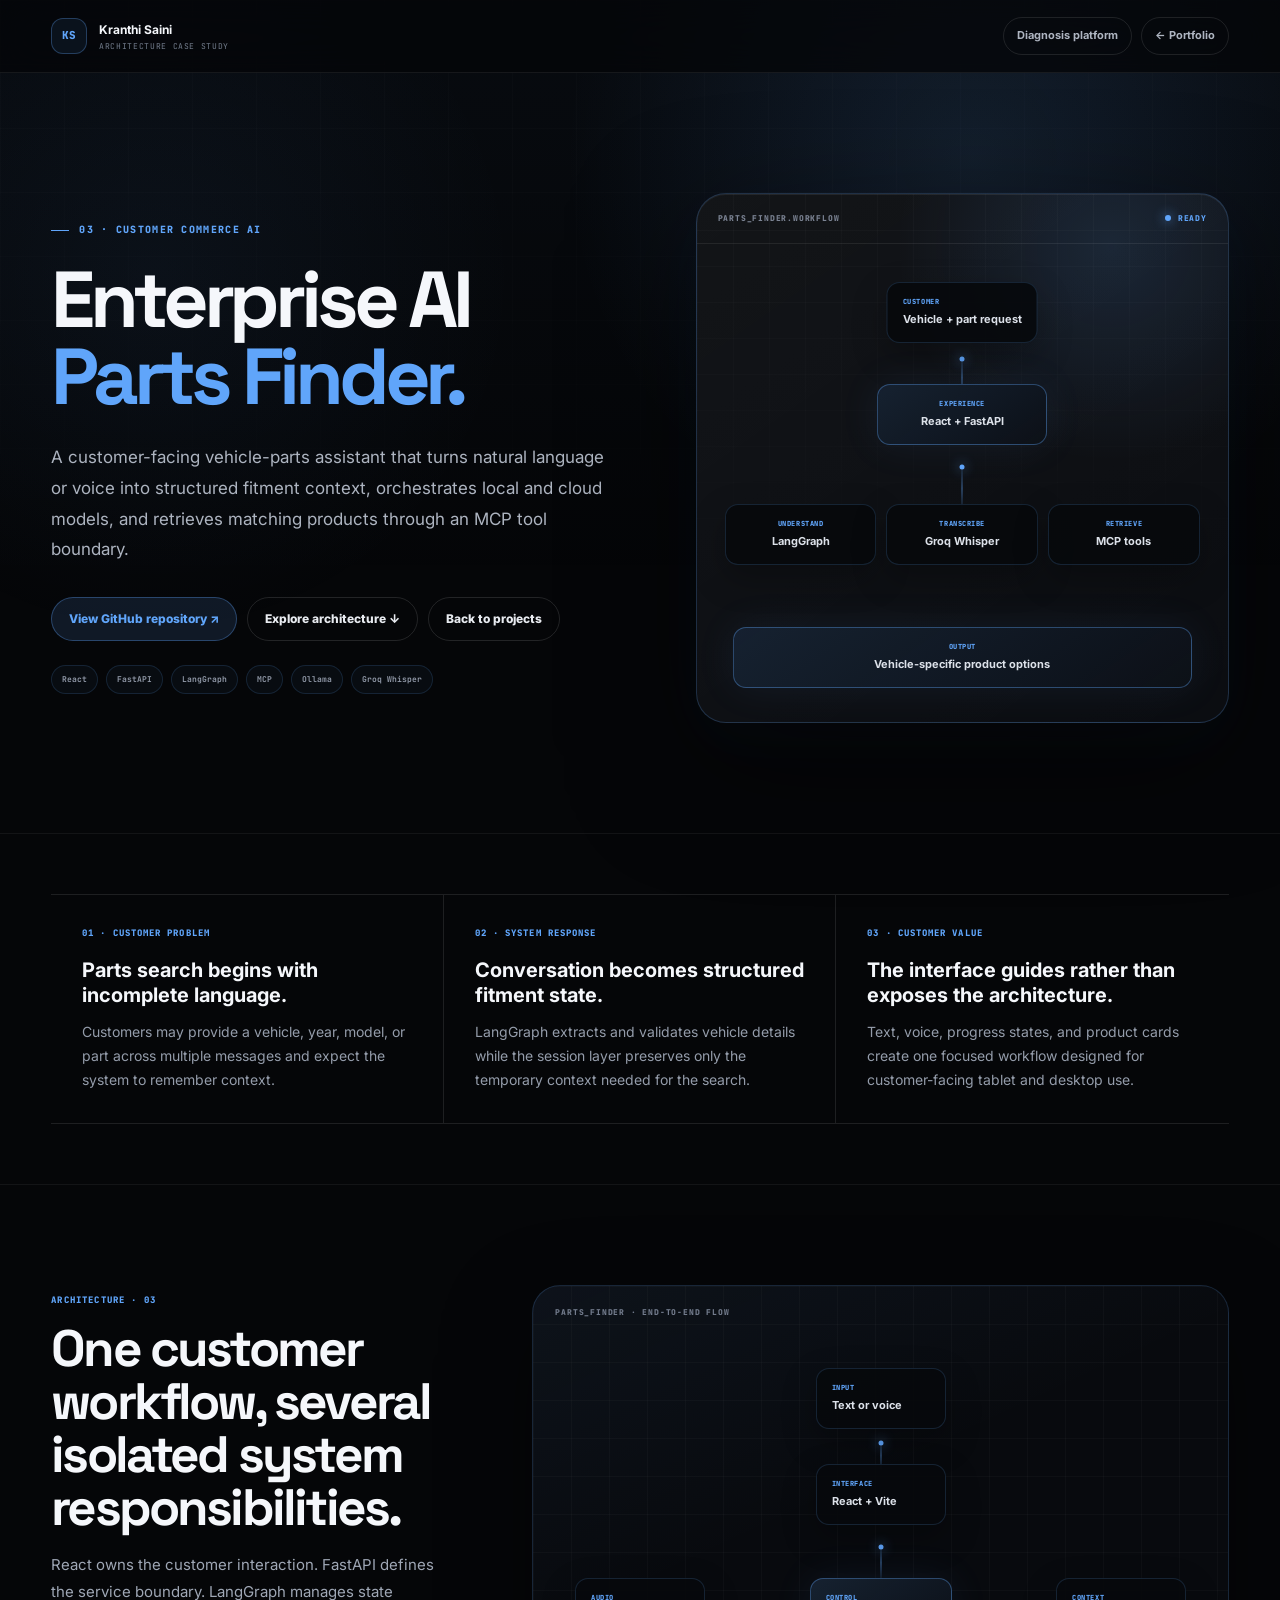
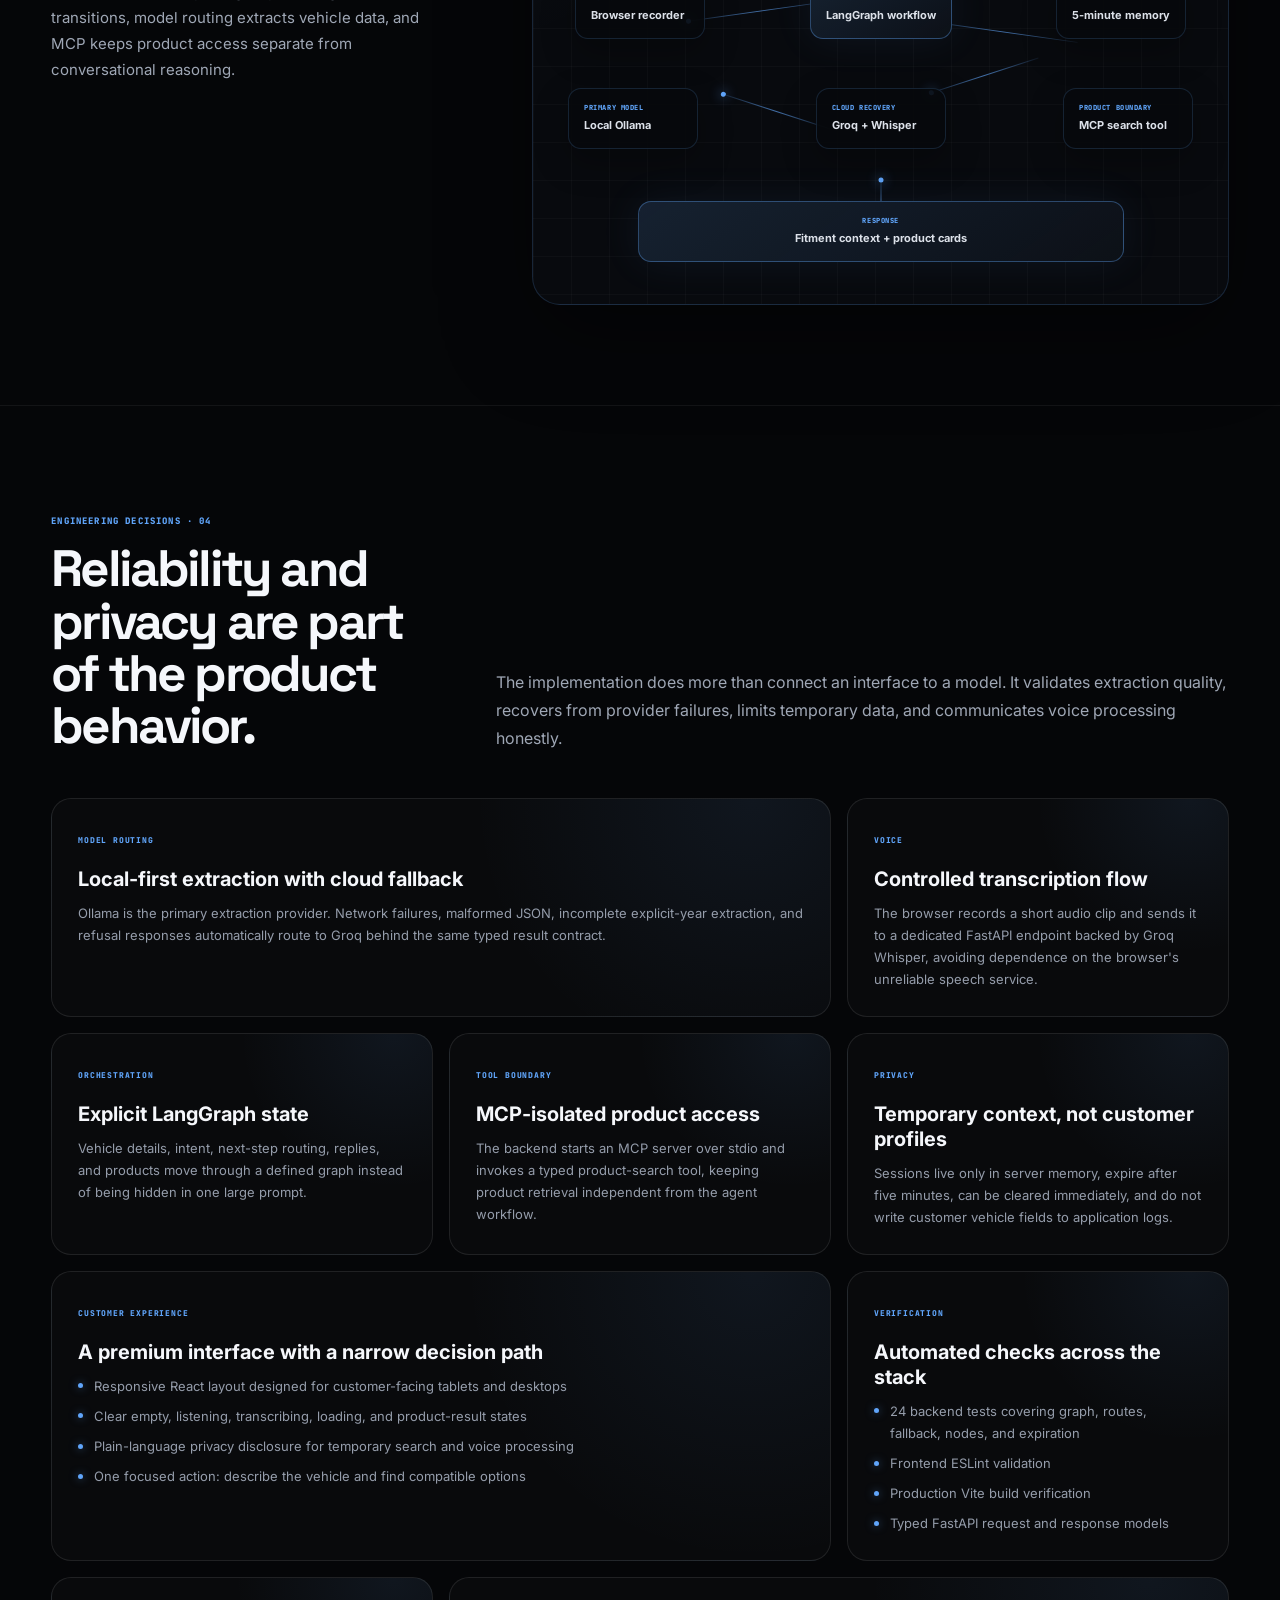
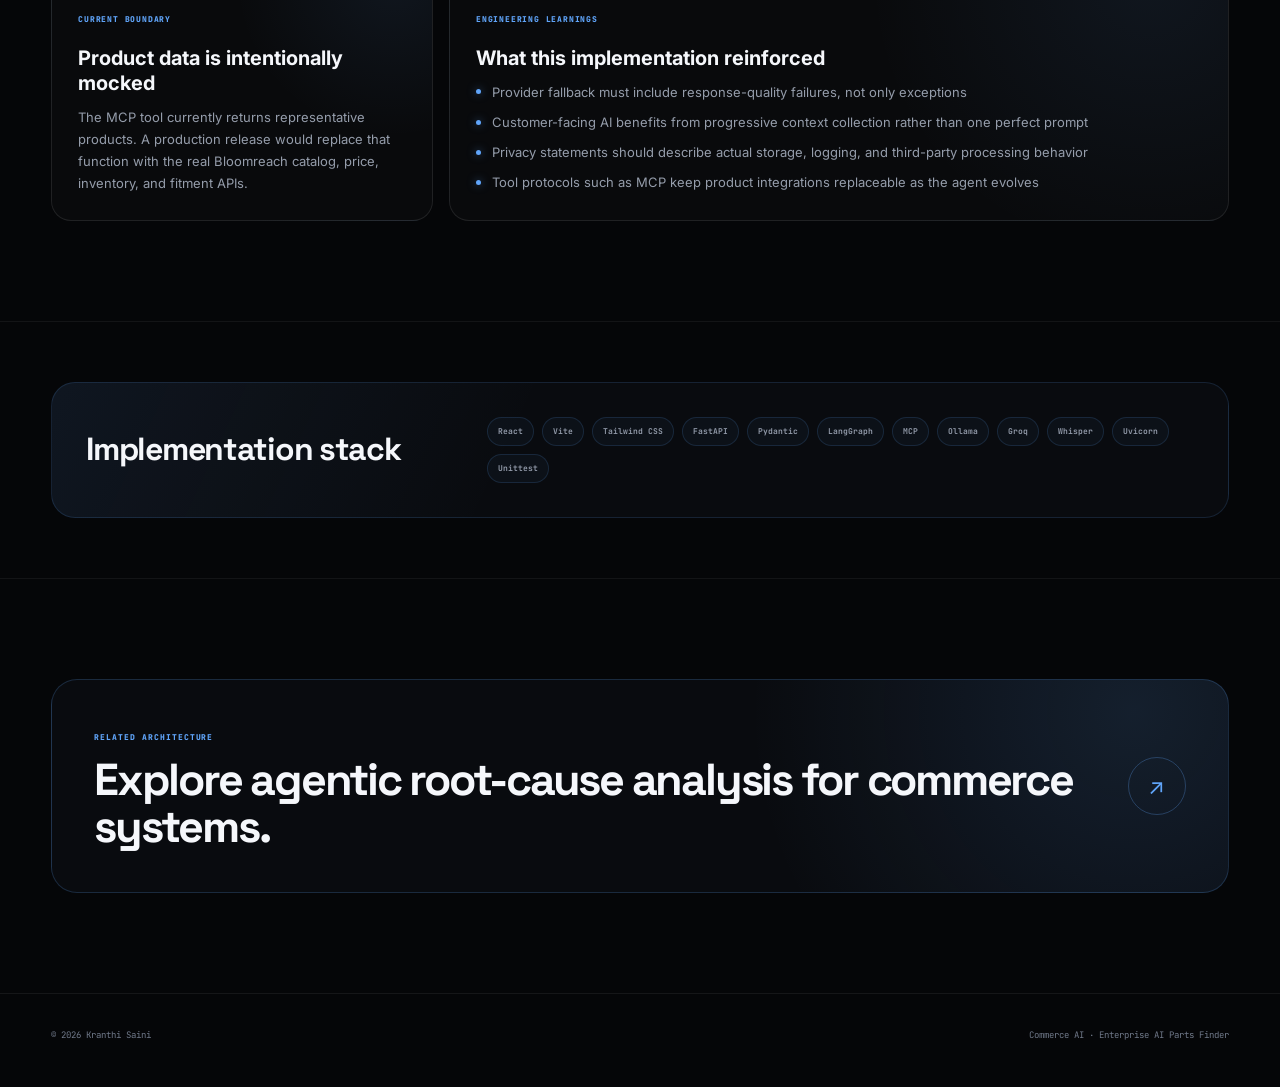
<file: parts-finder.html>
<!DOCTYPE html>
<html lang="en">
<head>
  <meta charset="UTF-8">
  <meta name="viewport" content="width=device-width, initial-scale=1.0">
  <meta name="description" content="Architecture case study for a conversational AI vehicle-parts finder built with React, FastAPI, LangGraph, MCP, Ollama, and Groq.">
  <title>Enterprise AI Parts Finder | Kranthi Saini</title>
  <link rel="preconnect" href="https://fonts.googleapis.com">
  <link rel="preconnect" href="https://fonts.gstatic.com" crossorigin>
  <link href="https://fonts.googleapis.com/css2?family=Inter:wght@400;500;600;700;800&family=JetBrains+Mono:wght@500;700;800&family=Space+Grotesk:wght@500;600;700&display=swap" rel="stylesheet">
  <link rel="stylesheet" href="case-study.css">
  <style>
    body.theme-finder {
      --accent: 96, 165, 250;
      --accent-solid: #60a5fa;
    }

    .finder-hero-map .customer-node {
      top: 88px;
      left: 50%;
      transform: translateX(-50%);
    }

    .finder-hero-map .api-node {
      top: 190px;
      left: 50%;
      min-width: 170px;
      transform: translateX(-50%);
      text-align: center;
    }

    .finder-hero-map .route-row {
      position: absolute;
      top: 310px;
      right: 28px;
      left: 28px;
      display: grid;
      grid-template-columns: repeat(3, minmax(0, 1fr));
      gap: 10px;
    }

    .finder-hero-map .route-row .node {
      position: static;
      min-width: 0;
      text-align: center;
    }

    .finder-hero-map .result-node {
      right: 36px;
      bottom: 34px;
      left: 36px;
      text-align: center;
    }

    .finder-hero-map .hero-line-a {
      top: 162px;
      left: 50%;
      width: 42px;
      transform: rotate(90deg);
    }

    .finder-hero-map .hero-line-b {
      top: 270px;
      left: 50%;
      width: 48px;
      transform: rotate(90deg);
    }

    .finder-board .customer { top: 82px; left: 50%; transform: translateX(-50%); }
    .finder-board .frontend { top: 178px; left: 50%; transform: translateX(-50%); }
    .finder-board .voice { top: 292px; left: 6%; }
    .finder-board .graph { top: 292px; left: 50%; transform: translateX(-50%); }
    .finder-board .session { top: 292px; right: 6%; }
    .finder-board .ollama { bottom: 155px; left: 5%; }
    .finder-board .groq { bottom: 155px; left: 50%; transform: translateX(-50%); }
    .finder-board .mcp { right: 5%; bottom: 155px; }
    .finder-board .results { right: 15%; bottom: 42px; left: 15%; text-align: center; }
    .finder-board .line-a { top: 154px; left: 50%; width: 30px; transform: rotate(90deg); }
    .finder-board .line-b { top: 258px; left: 50%; width: 36px; transform: rotate(90deg); }
    .finder-board .line-c { top: 335px; left: 22%; width: 150px; transform: rotate(-8deg); }
    .finder-board .line-d { top: 335px; left: 57%; width: 150px; transform: rotate(8deg); }
    .finder-board .line-e { bottom: 210px; left: 27%; width: 115px; transform: rotate(18deg); }
    .finder-board .line-f { bottom: 210px; left: 57%; width: 115px; transform: rotate(-18deg); }
    .finder-board .line-g { bottom: 126px; left: 50%; width: 55px; transform: rotate(90deg); }

    @media (max-width: 700px) {
      .finder-hero-map .route-row {
        right: 14px;
        left: 14px;
        gap: 6px;
      }

      .finder-board .node {
        min-width: 108px;
        padding: 11px;
      }

      .finder-board .voice,
      .finder-board .ollama { left: 3%; }

      .finder-board .session,
      .finder-board .mcp { right: 3%; }
    }
  </style>
</head>
<body class="theme-finder">
  <nav class="case-nav">
    <div class="shell nav-inner">
      <a class="brand" href="index.html#work">
        <span class="brand-mark">KS</span>
        <span class="brand-copy"><b>Kranthi Saini</b><small>Architecture case study</small></span>
      </a>
      <div class="nav-actions">
        <a class="nav-link nav-link-secondary" href="diagnosis-ai.html">Diagnosis platform</a>
        <a class="nav-link" href="index.html#work">&#8592; Portfolio</a>
      </div>
    </div>
  </nav>

  <main>
    <section class="shell case-hero">
      <div class="hero-copy">
        <div class="eyebrow">03 &middot; Customer Commerce AI</div>
        <h1>Enterprise AI <span>Parts Finder.</span></h1>
        <p>
          A customer-facing vehicle-parts assistant that turns natural language
          or voice into structured fitment context, orchestrates local and cloud
          models, and retrieves matching products through an MCP tool boundary.
        </p>
        <div class="hero-actions">
          <a class="button button-primary" href="https://github.com/iam-kranthi/enterprise-ai-parts-finder" target="_blank" rel="noreferrer">View GitHub repository &#8599;</a>
          <a class="button" href="#architecture">Explore architecture &#8595;</a>
          <a class="button" href="index.html#work">Back to projects</a>
        </div>
        <div class="hero-tags">
          <span>React</span><span>FastAPI</span><span>LangGraph</span>
          <span>MCP</span><span>Ollama</span><span>Groq Whisper</span>
        </div>
      </div>

      <div class="hero-system finder-hero-map" aria-label="AI parts finder workflow visualization">
        <div class="system-bar"><span>parts_finder.workflow</span><i>ready</i></div>
        <div class="node customer-node"><small>Customer</small><b>Vehicle + part request</b></div>
        <div class="node node-main api-node"><small>Experience</small><b>React + FastAPI</b></div>
        <div class="route-row">
          <div class="node"><small>Understand</small><b>LangGraph</b></div>
          <div class="node"><small>Transcribe</small><b>Groq Whisper</b></div>
          <div class="node"><small>Retrieve</small><b>MCP tools</b></div>
        </div>
        <div class="node node-main result-node"><small>Output</small><b>Vehicle-specific product options</b></div>
        <i class="connector hero-line-a"></i>
        <i class="connector hero-line-b"></i>
      </div>
    </section>

    <section class="section section-compact">
      <div class="shell impact-grid">
        <article class="impact-item">
          <small>01 &middot; Customer problem</small>
          <h3>Parts search begins with incomplete language.</h3>
          <p>Customers may provide a vehicle, year, model, or part across multiple messages and expect the system to remember context.</p>
        </article>
        <article class="impact-item">
          <small>02 &middot; System response</small>
          <h3>Conversation becomes structured fitment state.</h3>
          <p>LangGraph extracts and validates vehicle details while the session layer preserves only the temporary context needed for the search.</p>
        </article>
        <article class="impact-item">
          <small>03 &middot; Customer value</small>
          <h3>The interface guides rather than exposes the architecture.</h3>
          <p>Text, voice, progress states, and product cards create one focused workflow designed for customer-facing tablet and desktop use.</p>
        </article>
      </div>
    </section>

    <section id="architecture" class="section">
      <div class="shell architecture-layout">
        <div class="architecture-copy">
          <span class="section-index">Architecture &middot; 03</span>
          <h2>One customer workflow, several isolated system responsibilities.</h2>
          <p>
            React owns the customer interaction. FastAPI defines the service
            boundary. LangGraph manages state transitions, model routing extracts
            vehicle data, and MCP keeps product access separate from conversational
            reasoning.
          </p>
        </div>

        <div class="architecture-board finder-board" aria-label="Detailed AI parts finder architecture">
          <span class="board-label">PARTS_FINDER &middot; END-TO-END FLOW</span>
          <div class="node customer"><small>Input</small><b>Text or voice</b></div>
          <div class="node frontend"><small>Interface</small><b>React + Vite</b></div>
          <div class="node voice"><small>Audio</small><b>Browser recorder</b></div>
          <div class="node node-main graph"><small>Control</small><b>LangGraph workflow</b></div>
          <div class="node session"><small>Context</small><b>5-minute memory</b></div>
          <div class="node ollama"><small>Primary model</small><b>Local Ollama</b></div>
          <div class="node groq"><small>Cloud recovery</small><b>Groq + Whisper</b></div>
          <div class="node mcp"><small>Product boundary</small><b>MCP search tool</b></div>
          <div class="node node-main results"><small>Response</small><b>Fitment context + product cards</b></div>
          <i class="connector line-a"></i><i class="connector line-b"></i>
          <i class="connector line-c"></i><i class="connector line-d"></i>
          <i class="connector line-e"></i><i class="connector line-f"></i>
          <i class="connector line-g"></i>
        </div>
      </div>
    </section>

    <section class="section">
      <div class="shell">
        <div class="section-head">
          <div>
            <span class="section-index">Engineering decisions &middot; 04</span>
            <h2>Reliability and privacy are part of the product behavior.</h2>
          </div>
          <p>
            The implementation does more than connect an interface to a model.
            It validates extraction quality, recovers from provider failures,
            limits temporary data, and communicates voice processing honestly.
          </p>
        </div>

        <div class="feature-grid">
          <article class="feature-card feature-wide">
            <small>Model routing</small>
            <h3>Local-first extraction with cloud fallback</h3>
            <p>Ollama is the primary extraction provider. Network failures, malformed JSON, incomplete explicit-year extraction, and refusal responses automatically route to Groq behind the same typed result contract.</p>
          </article>
          <article class="feature-card">
            <small>Voice</small>
            <h3>Controlled transcription flow</h3>
            <p>The browser records a short audio clip and sends it to a dedicated FastAPI endpoint backed by Groq Whisper, avoiding dependence on the browser's unreliable speech service.</p>
          </article>
          <article class="feature-card">
            <small>Orchestration</small>
            <h3>Explicit LangGraph state</h3>
            <p>Vehicle details, intent, next-step routing, replies, and products move through a defined graph instead of being hidden in one large prompt.</p>
          </article>
          <article class="feature-card">
            <small>Tool boundary</small>
            <h3>MCP-isolated product access</h3>
            <p>The backend starts an MCP server over stdio and invokes a typed product-search tool, keeping product retrieval independent from the agent workflow.</p>
          </article>
          <article class="feature-card">
            <small>Privacy</small>
            <h3>Temporary context, not customer profiles</h3>
            <p>Sessions live only in server memory, expire after five minutes, can be cleared immediately, and do not write customer vehicle fields to application logs.</p>
          </article>
          <article class="feature-card feature-wide">
            <small>Customer experience</small>
            <h3>A premium interface with a narrow decision path</h3>
            <ul>
              <li>Responsive React layout designed for customer-facing tablets and desktops</li>
              <li>Clear empty, listening, transcribing, loading, and product-result states</li>
              <li>Plain-language privacy disclosure for temporary search and voice processing</li>
              <li>One focused action: describe the vehicle and find compatible options</li>
            </ul>
          </article>
          <article class="feature-card">
            <small>Verification</small>
            <h3>Automated checks across the stack</h3>
            <ul>
              <li>24 backend tests covering graph, routes, fallback, nodes, and expiration</li>
              <li>Frontend ESLint validation</li>
              <li>Production Vite build verification</li>
              <li>Typed FastAPI request and response models</li>
            </ul>
          </article>
          <article class="feature-card">
            <small>Current boundary</small>
            <h3>Product data is intentionally mocked</h3>
            <p>The MCP tool currently returns representative products. A production release would replace that function with the real Bloomreach catalog, price, inventory, and fitment APIs.</p>
          </article>
          <article class="feature-card feature-wide">
            <small>Engineering learnings</small>
            <h3>What this implementation reinforced</h3>
            <ul>
              <li>Provider fallback must include response-quality failures, not only exceptions</li>
              <li>Customer-facing AI benefits from progressive context collection rather than one perfect prompt</li>
              <li>Privacy statements should describe actual storage, logging, and third-party processing behavior</li>
              <li>Tool protocols such as MCP keep product integrations replaceable as the agent evolves</li>
            </ul>
          </article>
        </div>
      </div>
    </section>

    <section class="section section-compact">
      <div class="shell stack-band">
        <h2>Implementation stack</h2>
        <div class="stack-list">
          <span>React</span><span>Vite</span><span>Tailwind CSS</span>
          <span>FastAPI</span><span>Pydantic</span><span>LangGraph</span>
          <span>MCP</span><span>Ollama</span><span>Groq</span>
          <span>Whisper</span><span>Uvicorn</span><span>Unittest</span>
        </div>
      </div>
    </section>

    <section class="section">
      <a class="shell next-case" href="diagnosis-ai.html">
        <div>
          <small>Related architecture</small>
          <h2>Explore agentic root-cause analysis for commerce systems.</h2>
        </div>
        <span class="next-arrow">&#8599;</span>
      </a>
    </section>
  </main>

  <footer class="case-footer">
    <div class="shell footer-inner">
      <span>&copy; 2026 Kranthi Saini</span>
      <span>Commerce AI &middot; Enterprise AI Parts Finder</span>
    </div>
  </footer>
</body>
</html>
</file>
<file: style.css>
* {
  margin: 0;
  padding: 0;
  box-sizing: border-box;
}

html {
  scroll-behavior: smooth;
}

body {
  font-family: "Inter", sans-serif;
  background: #050608;
  color: #f5f7fb;
  overflow-x: hidden;
}

a {
  color: inherit;
  text-decoration: none;
}

.container {
  width: min(1180px, 94%);
  margin: auto;
}

.section {
  padding: 115px 0;
}

.page-bg {
  position: fixed;
  inset: 0;
  z-index: -3;
  background:
    radial-gradient(circle at 18% 18%, rgba(56, 189, 248, 0.13), transparent 31%),
    radial-gradient(circle at 82% 18%, rgba(217, 70, 239, 0.11), transparent 34%),
    #050608;
}

.page-bg::after {
  content: "";
  position: absolute;
  inset: 0;
  background-image:
    linear-gradient(rgba(255,255,255,.035) 1px, transparent 1px),
    linear-gradient(90deg, rgba(255,255,255,.035) 1px, transparent 1px);
  background-size: 58px 58px;
  mask-image: linear-gradient(to bottom, #000, transparent 92%);
}

.noise {
  position: fixed;
  inset: 0;
  pointer-events: none;
  opacity: .035;
  z-index: 9999;
  background-image: url("data:image/svg+xml,%3Csvg viewBox='0 0 200 200' xmlns='http://www.w3.org/2000/svg'%3E%3Cfilter id='n'%3E%3CfeTurbulence type='fractalNoise' baseFrequency='.8' numOctaves='3' stitchTiles='stitch'/%3E%3C/filter%3E%3Crect width='200' height='200' filter='url(%23n)' opacity='.7'/%3E%3C/svg%3E");
}

/* HEADER */

.site-header {
  position: fixed;
  top: 18px;
  left: 50%;
  transform: translateX(-50%);
  width: min(1160px, 94%);
  height: 64px;
  z-index: 100;
  display: flex;
  align-items: center;
  justify-content: space-between;
  padding: 0 18px;
  border-radius: 999px;
  background: rgba(8, 10, 15, .72);
  border: 1px solid rgba(255,255,255,.12);
  backdrop-filter: blur(22px);
  box-shadow: 0 20px 90px rgba(0,0,0,.45);
}

.brand,
.footer-brand {
  display: flex;
  align-items: center;
  gap: 12px;
  font-weight: 900;
}

.brand-dot,
.footer-brand span {
  width: 34px;
  height: 34px;
  display: grid;
  place-items: center;
  border-radius: 999px;
  background: linear-gradient(135deg, #8ee7ff, #e879f9);
  color: #020617;
  font-weight: 900;
  font-size: 13px;
}

.site-header nav {
  display: flex;
  gap: 22px;
  font-size: 13px;
  color: #a4a8b5;
  font-weight: 700;
}

.site-header nav a {
  position: relative;
}

.site-header nav a::after {
  content: "";
  position: absolute;
  left: 0;
  bottom: -9px;
  width: 0;
  height: 2px;
  background: linear-gradient(90deg, #67e8f9, #d946ef);
  transition: .25s;
}

.site-header nav a:hover {
  color: #fff;
}

.site-header nav a:hover::after {
  width: 100%;
}

.header-btn {
  padding: 10px 16px;
  border-radius: 999px;
  background: rgba(255,255,255,.08);
  border: 1px solid rgba(255,255,255,.12);
  font-size: 13px;
  font-weight: 800;
  transition: .25s;
}

.header-btn:hover {
  background: #fff;
  color: #030712;
}

/* HERO */

.hero {
  min-height: 100vh;
  padding-top: 155px;
  position: relative;
  overflow: hidden;
}

.tech-marquee {
  position: absolute;
  left: 0;
  width: 100%;
  overflow: hidden;
  white-space: nowrap;
  border-top: 1px solid rgba(255,255,255,.06);
  border-bottom: 1px solid rgba(255,255,255,.06);
  color: #4b5563;
  font-family: "JetBrains Mono", monospace;
  font-weight: 800;
  font-size: 13px;
  letter-spacing: .05em;
}

.tech-marquee.top {
  top: 84px;
}

.tech-marquee.bottom {
  bottom: 34px;
}

.marquee-track {
  display: inline-block;
  padding: 17px 0;
  animation: marquee 28s linear infinite;
}

.marquee-track.reverse {
  animation-direction: reverse;
}

.marquee-track span {
  margin-right: 48px;
}

.marquee-track span::before {
  content: "•";
  margin-right: 28px;
  color: #3f4452;
}

@keyframes marquee {
  from {
    transform: translateX(0);
  }

  to {
    transform: translateX(-50%);
  }
}

.hero-grid {
  display: grid;
  grid-template-columns: 1.18fr .82fr;
  gap: 46px;
  align-items: center;
}

.hero-copy {
  max-width: 760px;
}

.mini-label,
.section-kicker {
  font-family: "JetBrains Mono", monospace;
  color: #9ca3af;
  text-transform: uppercase;
  letter-spacing: .13em;
  font-size: 12px;
  font-weight: 800;
}

.mini-label {
  display: inline-flex;
  align-items: center;
  gap: 9px;
  padding: 10px 15px;
  border: 1px solid rgba(255,255,255,.12);
  border-radius: 999px;
  background: rgba(255,255,255,.045);
  margin-bottom: 26px;
}

.mini-label span {
  width: 8px;
  height: 8px;
  border-radius: 999px;
  background: #34d399;
  box-shadow: 0 0 18px #34d399;
}

.hero-identity {
  display: flex;
  flex-direction: column;
  align-items: flex-start;
  gap: 14px;
  margin-bottom: 30px;
}

.hero-name {
  position: relative;
  display: flex;
  width: fit-content;
  align-items: center;
  gap: 14px;
  margin: 0;
  color: #f8fafc;
  font-size: clamp(40px, 4vw, 52px);
  font-weight: 760;
  line-height: 1;
  letter-spacing: -.055em;
}

.hero-name-text {
  position: relative;
  display: inline-block;
  z-index: 1;
  isolation: isolate;
  color: #fb923c;
  background:
    radial-gradient(
      ellipse at 50% 112%,
      #fff7ed 0%,
      #fde68a 16%,
      #facc15 35%,
      transparent 63%
    ) 0 0 / 42% 100% repeat-x,
    linear-gradient(
      180deg,
      #f97316 0%,
      #ea580c 23%,
      #f59e0b 46%,
      #facc15 67%,
      #fff7ed 84%,
      #fb923c 100%
    );
  background-position: 0 0, 50% 18%;
  -webkit-background-clip: text;
  background-clip: text;
  -webkit-text-fill-color: transparent;
  filter:
    drop-shadow(0 2px 3px rgba(124,45,18,.65))
    drop-shadow(0 0 8px rgba(249,115,22,.28));
}

.hero-name-text::before {
  content: attr(data-text);
  position: absolute;
  inset: 0;
  pointer-events: none;
  -webkit-background-clip: text;
  background-clip: text;
  -webkit-text-fill-color: transparent;
  z-index: -1;
  background: linear-gradient(180deg, #ef4444, #f97316 48%, #facc15);
  filter: blur(7px);
  opacity: .28;
  transform: translateY(2px) scale(1.015);
}

.hero-name-fire {
  position: absolute;
  top: -22px;
  right: -4px;
  bottom: -14px;
  left: 44px;
  z-index: 2;
  overflow: hidden;
  pointer-events: none;
  -webkit-mask-image: linear-gradient(90deg, transparent 0%, #000 5%, #000 91%, transparent 100%);
  mask-image: linear-gradient(90deg, transparent 0%, #000 5%, #000 91%, transparent 100%);
}

.hero-name-fire i {
  --size: 2px;
  --length: 14px;
  --y: 28px;
  --arc: -5px;
  --lift: -11px;
  --delay: -.2s;
  --duration: 3.2s;
  --ember: #f97316;
  --core: #fff7ed;
  position: absolute;
  top: var(--y);
  left: -12%;
  width: var(--length);
  height: var(--size);
  border-radius: 999px;
  background: linear-gradient(90deg, transparent 0%, rgba(239,68,68,.62) 28%, var(--ember) 72%, var(--core) 100%);
  box-shadow:
    0 0 4px var(--ember),
    0 0 9px color-mix(in srgb, var(--ember) 60%, transparent);
  opacity: 0;
  will-change: left, opacity, transform;
}

.hero-name-fire i::after {
  content: "";
  position: absolute;
  top: 50%;
  right: -1px;
  width: calc(var(--size) * 1.15);
  height: calc(var(--size) * 1.15);
  border-radius: 50%;
  background: var(--core);
  box-shadow: 0 0 5px var(--ember);
  transform: translateY(-50%);
}

.hero-name-fire i:nth-child(2) {
  --size: 1px;
  --length: 11px;
  --y: 42px;
  --arc: -9px;
  --lift: -18px;
  --delay: -1.25s;
  --duration: 2.8s;
  --ember: #fbbf24;
}

.hero-name-fire i:nth-child(3) {
  --size: 2px;
  --length: 17px;
  --y: 13px;
  --arc: 5px;
  --lift: 10px;
  --delay: -2.1s;
  --duration: 3.7s;
  --ember: #ea580c;
  --core: #fde68a;
}

.hero-name-fire i:nth-child(4) {
  --size: 1px;
  --length: 10px;
  --y: 33px;
  --arc: -12px;
  --lift: -21px;
  --delay: -.7s;
  --duration: 2.55s;
  --ember: #fb923c;
}

.hero-name-fire i:nth-child(5) {
  --size: 2px;
  --length: 14px;
  --y: 76px;
  --arc: -5px;
  --lift: -13px;
  --delay: -2.85s;
  --duration: 3.35s;
  --ember: #f97316;
  --core: #fef3c7;
}

.hero-name-fire i:nth-child(6) {
  --size: 1px;
  --length: 16px;
  --y: 21px;
  --arc: 8px;
  --lift: 4px;
  --delay: -1.7s;
  --duration: 3.05s;
  --ember: #ef4444;
  --core: #fdba74;
}

.hero-name-fire i:nth-child(7) {
  --size: 2px;
  --length: 10px;
  --y: 80px;
  --arc: -14px;
  --lift: -25px;
  --delay: -3.3s;
  --duration: 3.9s;
  --ember: #fbbf24;
  --core: #fff7ed;
}

.hero-name-fire i:nth-child(8) {
  --size: 1px;
  --length: 12px;
  --y: 8px;
  --arc: 7px;
  --lift: 15px;
  --delay: -.35s;
  --duration: 2.7s;
  --ember: #f97316;
}

.hero-name-fire i:nth-child(9) {
  --size: 2px;
  --length: 18px;
  --y: 38px;
  --arc: -5px;
  --lift: -8px;
  --delay: -2.4s;
  --duration: 3.55s;
  --ember: #ea580c;
  --core: #fde68a;
}

.hero-name-fire i:nth-child(10) {
  --size: 1px;
  --length: 9px;
  --y: 17px;
  --arc: -10px;
  --lift: -16px;
  --delay: -1.05s;
  --duration: 2.45s;
  --ember: #fb923c;
}

.hero-name-fire i:nth-child(11) {
  --size: 2px;
  --length: 13px;
  --y: 73px;
  --arc: -7px;
  --lift: -19px;
  --delay: -3.65s;
  --duration: 4.05s;
  --ember: #f59e0b;
  --core: #fff7ed;
}

.hero-name-fire i:nth-child(12) {
  --size: 1px;
  --length: 17px;
  --y: 29px;
  --arc: 10px;
  --lift: 7px;
  --delay: -1.95s;
  --duration: 3.2s;
  --ember: #ef4444;
  --core: #fdba74;
}

.hero-name-fire i:nth-child(13) {
  --size: 2px;
  --length: 11px;
  --y: 4px;
  --arc: 9px;
  --lift: 18px;
  --delay: -2.65s;
  --duration: 3.45s;
  --ember: #fbbf24;
}

.hero-name-fire i:nth-child(14) {
  --size: 1px;
  --length: 15px;
  --y: 78px;
  --arc: -10px;
  --lift: -17px;
  --delay: -.9s;
  --duration: 2.9s;
  --ember: #f97316;
  --core: #fef3c7;
}

.hero-name-fire i:nth-child(15) {
  --size: 2px;
  --length: 9px;
  --y: 25px;
  --arc: -7px;
  --lift: -12px;
  --delay: -3.05s;
  --duration: 3.75s;
  --ember: #ea580c;
  --core: #fde68a;
}

.hero-name-fire i:nth-child(16) {
  --size: 1px;
  --length: 12px;
  --y: 45px;
  --arc: 5px;
  --lift: -4px;
  --delay: -1.45s;
  --duration: 2.65s;
  --ember: #fbbf24;
}

.hero-name::before {
  content: "";
  width: 30px;
  height: 2px;
  flex: 0 0 auto;
  border-radius: 999px;
  background: linear-gradient(90deg, #ef4444, #f97316 50%, #fde047);
  box-shadow:
    0 0 10px rgba(249,115,22,.65),
    0 0 20px rgba(239,68,68,.3);
}

.hero-copy.show .hero-name-text {
  animation:
    hero-name-reveal .9s cubic-bezier(.16,1,.3,1) .08s both,
    hero-name-fire-text 3.8s ease-in-out 1s infinite;
}

.hero-copy.show .hero-name-text::before {
  animation: hero-name-fire-glow 1.45s ease-in-out 1s infinite alternate;
}

.hero-copy.show .hero-name-fire i {
  animation: hero-name-ember var(--duration) cubic-bezier(.35,.05,.65,.95) var(--delay) infinite;
}

.hero-copy.show .hero-name::before {
  transform-origin: left center;
  animation: hero-name-line .7s cubic-bezier(.16,1,.3,1) .05s both;
}

.hero-identity .mini-label {
  margin-bottom: 0;
}

@keyframes hero-name-reveal {
  from {
    opacity: 0;
    transform: translateY(14px);
    filter: blur(6px);
    letter-spacing: -.02em;
  }
  to {
    opacity: 1;
    transform: translateY(0);
    filter:
      drop-shadow(0 2px 3px rgba(124,45,18,.65))
      drop-shadow(0 0 8px rgba(249,115,22,.28));
    letter-spacing: -.055em;
  }
}

@keyframes hero-name-fire-text {
  0%,
  100% {
    background-position: 0 0, 50% 12%;
  }

  50% {
    background-position: 21% -2px, 50% 76%;
  }
}

@keyframes hero-name-fire-glow {
  from {
    opacity: .2;
    filter: blur(6px);
    transform: translateY(2px) scale(1.01);
  }

  to {
    opacity: .34;
    filter: blur(8px);
    transform: translateY(1px) scale(1.025);
  }
}

@keyframes hero-name-ember {
  0% {
    opacity: 0;
    left: -12%;
    transform: translate3d(0, 0, 0) scaleX(.3);
  }

  9% {
    opacity: .82;
  }

  44% {
    opacity: .92;
    transform: translate3d(0, var(--arc), 0) scaleX(.9);
  }

  82% {
    opacity: .72;
  }

  100% {
    left: 103%;
    opacity: 0;
    transform: translate3d(0, var(--lift), 0) scaleX(.2);
  }
}

@keyframes hero-name-line {
  from {
    opacity: 0;
    transform: scaleX(0);
  }
  to {
    opacity: 1;
    transform: scaleX(1);
  }
}

.hero h1 {
  font-size: clamp(50px, 5vw, 72px);
  line-height: 1.01;
  letter-spacing: -.058em;
  font-weight: 850;
  margin-bottom: 28px;
  max-width: 720px;
}

.hero h1 em {
  font-family: "Playfair Display", serif;
  font-weight: 500;
  font-style: italic;
  letter-spacing: -.045em;
  color: #d8b4fe;
  font-size: .9em;
  margin-left: 8px;
}

.hero h1 .hero-headline-primary,
.hero h1 .hero-headline-accent {
  display: block;
}

.hero h1 .hero-headline-primary {
  color: #f8fafc;
}

.hero h1 .hero-headline-accent {
  color: #e9d5ff;
}

.hero h1 strong {
  display: block;
  max-width: 660px;
  font-size: .76em;
  line-height: 1.1;
  font-weight: 400;
  color: #a1a1aa;
  letter-spacing: -.052em;
  margin-top: 12px;
}

.hero-copy p {
  max-width: 650px;
  color: #d1d5db;
  line-height: 1.76;
  font-size: 16.5px;
  margin-bottom: 30px;
}

.hero-actions {
  display: flex;
  gap: 14px;
  flex-wrap: wrap;
}

.btn {
  position: relative;
  overflow: hidden;
  border: 1px solid rgba(255,255,255,.12);
  border-radius: 999px;
  padding: 14px 20px;
  font-weight: 900;
  font-size: 14px;
  transition: .28s ease;
}

.btn::before {
  content: "";
  position: absolute;
  inset: 0;
  background: radial-gradient(
    350px circle at var(--x, 50%) var(--y, 50%),
    rgba(255,255,255,.35),
    transparent 42%
  );
  opacity: 0;
  transition: .25s;
}

.btn:hover::before {
  opacity: 1;
}

.btn-primary {
  background: linear-gradient(135deg, #8ee7ff, #d946ef);
  color: #020617;
  box-shadow: 0 18px 50px rgba(56,189,248,.25);
}

.btn-dark {
  background: rgba(255,255,255,.045);
  color: #fff;
}

.btn:hover {
  transform: translateY(-4px);
  box-shadow: 0 20px 55px rgba(139,92,246,.24);
}

.stats-box {
  margin-top: 42px;
  max-width: 650px;
  display: grid;
  grid-template-columns: repeat(4, 1fr);
  border: 1px solid rgba(255,255,255,.14);
  border-radius: 18px;
  overflow: hidden;
  background: rgba(255,255,255,.035);
}

.stat-item {
  padding: 22px 18px;
  border-right: 1px solid rgba(255,255,255,.09);
}

.stat-item:last-child {
  border-right: 0;
}

.stat-item b {
  display: block;
  font-family: "JetBrains Mono", monospace;
  font-size: 28px;
  line-height: 1;
  margin-bottom: 14px;
  color: #fff;
}

.stat-item span {
  display: block;
  font-family: "JetBrains Mono", monospace;
  text-transform: uppercase;
  letter-spacing: .13em;
  color: #777f91;
  font-size: 12px;
  line-height: 1.35;
}

.stat-item p {
  margin-top: 4px;
  font-size: 19px;
  font-weight: 800;
  color: #f8fafc;
}

/* HERO VISUAL */

.hero-visual {
  display: flex;
  justify-content: flex-end;
}

.model-card {
  width: 395px;
  min-height: 525px;
  border-radius: 30px;
  border: 1px solid rgba(255,255,255,.12);
  background:
    radial-gradient(circle at 55% 18%, rgba(56,189,248,.14), transparent 30%),
    radial-gradient(circle at 70% 92%, rgba(217,70,239,.16), transparent 34%),
    rgba(255,255,255,.045);
  box-shadow: 0 30px 140px rgba(0,0,0,.55);
  padding: 18px;
  position: relative;
  overflow: hidden;
  transition: .35s ease;
}

.model-card::before{
  display:none;
}

.neural-map::before{
  content:"";
  position:absolute;
  inset:0;

  background-image:
    linear-gradient(rgba(255,255,255,.03) 1px, transparent 1px),
    linear-gradient(90deg, rgba(255,255,255,.03) 1px, transparent 1px);

  background-size:28px 28px;

  pointer-events:none;
}

.model-card::after {
  content: "";
  position: absolute;
  width: 300px;
  height: 300px;
  left: var(--x, 50%);
  top: var(--y, 50%);
  transform: translate(-50%, -50%);
  background: radial-gradient(circle, rgba(96,165,250,.20), transparent 65%);
  opacity: 0;
  transition: .25s;
  pointer-events: none;
}

.model-card:hover::after {
  opacity: 1;
}

.model-top,
.model-footer,
.neural-map,
.floating-pill {
  position: relative;
  z-index: 2;
}

.model-top {
  height: 42px;
  display: flex;
  align-items: center;
  justify-content: space-between;
  color: #777f91;
  font-family: "JetBrains Mono", monospace;
  font-size: 12px;
  font-weight: 800;
}

.dots {
  display: flex;
  gap: 8px;
}

.dots i {
  width: 10px;
  height: 10px;
  border-radius: 50%;
  background: #f87171;
}

.dots i:nth-child(2) {
  background: #fbbf24;
}

.dots i:nth-child(3) {
  background: #34d399;
}

.floating-pill {
  position: absolute;
  padding: 9px 14px;
  border-radius: 999px;
  background: rgba(8,10,15,.85);
  border: 1px solid rgba(255,255,255,.12);
  font-family: "JetBrains Mono", monospace;
  color: #c4b5fd;
  font-size: 12px;
  font-weight: 800;
}

.floating-pill.left {
  left: -16px;
  top: 64px;
}

.floating-pill.right {
  right: 20px;
  top: 68px;
}

@keyframes nodePulse {
  to {
    transform: scale(1.35);
    background: #d8b4fe;
  }
}

.model-footer {
  display: grid;
  grid-template-columns: 1fr 1fr;
  gap: 10px;
}

.model-footer div {
  min-height: 68px;
  padding: 12px;
  border-radius: 10px;
  background: rgba(255,255,255,.045);
  border: 1px solid rgba(255,255,255,.09);
}

.model-footer small {
  display: block;
  font-family: "JetBrains Mono", monospace;
  color: #777f91;
  margin-bottom: 6px;
}

.model-footer b {
  font-family: "JetBrains Mono", monospace;
  font-size: 12px;
}

/* SECTION HEADINGS */

.section-head {
  display: flex;
  align-items: flex-end;
  justify-content: space-between;
  gap: 32px;
  margin-bottom: 46px;
}

.section-head.simple {
  display: block;
}

.section-kicker {
  color: #a78bfa;
  margin-bottom: 18px;
}

.section-kicker::before {
  content: "";
  display: inline-block;
  width: 16px;
  height: 1px;
  margin-right: 10px;
  vertical-align: middle;
  background: #67e8f9;
}

.section-head h2,
.contact-left h2 {
  font-size: clamp(42px, 5.8vw, 64px);
  line-height: 1.02;
  letter-spacing: -.06em;
  margin-bottom: 18px;
}

.section-head p {
  max-width: 760px;
  color: #b0b5c0;
  line-height: 1.7;
  font-size: 17px;
}

.pill-btn {
  white-space: nowrap;
  border: 1px solid rgba(255,255,255,.12);
  background: rgba(255,255,255,.045);
  padding: 15px 22px;
  border-radius: 999px;
  font-weight: 900;
  font-size: 14px;
  transition: .25s;
}

.pill-btn:hover {
  background: #fff;
  color: #020617;
}

/* SHARED CARDS */

.project-card,
.studio-card,
.stack-card,
.timeline-card,
.contact-card,
.social-row a {
  position: relative;
  overflow: hidden;
  border: 1px solid rgba(255,255,255,.11);
  background: rgba(255,255,255,.045);
  box-shadow: inset 0 1px 0 rgba(255,255,255,.04);
  transition: .3s ease;
}

.project-card::before,
.studio-card::before,
.stack-card::before,
.timeline-card::before,
.contact-card::before,
.social-row a::before {
  content: "";
  position: absolute;
  inset: 0;
  background: radial-gradient(
    480px circle at var(--x, 50%) var(--y, 50%),
    rgba(96,165,250,.16),
    transparent 38%
  );
  opacity: 0;
  transition: .28s;
  pointer-events: none;
}

.project-card:hover::before,
.studio-card:hover::before,
.stack-card:hover::before,
.timeline-card:hover::before,
.contact-card:hover::before,
.social-row a:hover::before {
  opacity: 1;
}

.project-card:hover,
.studio-card:hover,
.stack-card:hover,
.timeline-card:hover,
.contact-card:hover,
.social-row a:hover {
  transform: translateY(-7px);
  border-color: rgba(147,197,253,.35);
  box-shadow: 0 28px 90px rgba(0,0,0,.42);
}

/* PROJECTS */

.project-grid {
  display: grid;
  grid-template-columns: repeat(2, 1fr);
  gap: 22px;
}

.project-card {
  border-radius: 22px;
  padding: 28px;
  min-height: 575px;
}

.project-top {
  display: flex;
  align-items: flex-start;
  justify-content: space-between;
  margin-bottom: 20px;
}

.project-top small,
.card-meta span,
.timeline-card small {
  font-family: "JetBrains Mono", monospace;
  color: #777f91;
  font-size: 12px;
  font-weight: 900;
}

.project-top strong {
  font-family: "JetBrains Mono", monospace;
  color: #d8b4fe;
  font-size: 30px;
}

.project-card h3,
.studio-card h3,
.timeline-card h3 {
  font-size: 26px;
  letter-spacing: -.04em;
  margin-bottom: 8px;
}

.project-card p,
.studio-card p,
.timeline-card p {
  color: #c0c4ce;
  line-height: 1.72;
}

.small-text {
  font-size: 14px;
  color: #a1a1aa !important;
  margin-bottom: 22px;
}

.project-visual {
  height: 150px;
  border-radius: 16px;
  margin: 22px 0;
  border: 1px solid rgba(255,255,255,.09);
  background: rgba(2,6,23,.65);
  position: relative;
  overflow: hidden;
}

.matrix::after {
  content: "";
  position: absolute;
  width: 115px;
  height: 115px;
  left: 50%;
  top: 50%;
  transform: translate(-50%,-50%);
  background:
    linear-gradient(45deg, transparent 43%, #e879f9 45%, #e879f9 55%, transparent 57%),
    repeating-linear-gradient(90deg, rgba(147,197,253,.2) 0 12px, transparent 12px 24px),
    repeating-linear-gradient(0deg, rgba(147,197,253,.2) 0 12px, transparent 12px 24px);
  image-rendering: pixelated;
  opacity: .8;
}

.matrix.alt::after {
  background:
    linear-gradient(135deg, transparent 43%, #67e8f9 45%, #d946ef 55%, transparent 57%),
    repeating-linear-gradient(90deg, rgba(147,197,253,.22) 0 12px, transparent 12px 24px),
    repeating-linear-gradient(0deg, rgba(147,197,253,.22) 0 12px, transparent 12px 24px);
}

.network::after,
.code::after {
  content: "query → tool → observe → answer";
  position: absolute;
  inset: 0;
  display: grid;
  place-items: center;
  font-family: "JetBrains Mono", monospace;
  color: #c4b5fd;
  font-weight: 900;
}

.code::after {
  content: "{ cart.price.update(); order.recalculate(); }";
  color: #93c5fd;
}

.tags {
  display: flex;
  flex-wrap: wrap;
  gap: 8px;
  margin-top: 18px;
}

.tags span {
  padding: 7px 11px;
  border-radius: 999px;
  background: rgba(148,163,184,.12);
  border: 1px solid rgba(255,255,255,.08);
  color: #d1d5db;
  font-size: 12px;
  font-weight: 800;
  transition: .25s;
}

.tags span:hover {
  transform: translateY(-2px);
  background: rgba(96,165,250,.18);
}

.links {
  display: flex;
  gap: 18px;
  margin-top: 22px;
  font-weight: 900;
  font-size: 14px;
}

/* STUDIO */

.studio-grid {
  display: grid;
  grid-template-columns: 1.2fr .9fr;
  gap: 22px;
}

.studio-card {
  min-height: 300px;
  border-radius: 22px;
  padding: 28px;
}

.studio-card.large {
  grid-row: span 2;
}

.card-meta {
  display: flex;
  justify-content: space-between;
  gap: 16px;
  margin-bottom: 26px;
}

.card-meta code {
  color: #9ca3af;
  font-family: "JetBrains Mono", monospace;
  font-size: 12px;
}

/* TIMELINE */

.timeline {
  position: relative;
  min-height: 880px;
  padding-top: 20px;
}

.timeline-line {
  position: absolute;
  left: 50%;
  top: 0;
  bottom: 0;
  width: 1px;
  background: rgba(255,255,255,.14);
}

.timeline-card {
  width: 43%;
  border-radius: 18px;
  padding: 28px;
  margin-bottom: 52px;
}

.timeline-card.left {
  margin-right: auto;
  text-align: right;
}

.timeline-card.right {
  margin-left: auto;
}

.timeline-dot {
  position: absolute;
  top: 20px;
  width: 14px;
  height: 14px;
  background: #67e8f9;
  border-radius: 999px;
  box-shadow: 0 0 24px #67e8f9;
}

.timeline-card.left .timeline-dot {
  right: -16.5%;
}

.timeline-card.right .timeline-dot {
  left: -16.5%;
}

.timeline-dot.purple {
  background: #d946ef;
  box-shadow: 0 0 24px #d946ef;
}

.timeline-card small {
  color: #67e8f9;
  display: block;
  margin-bottom: 10px;
}

/* STACK */

.stack-grid {
  display: grid;
  grid-template-columns: repeat(3, 1fr);
  gap: 18px;
}

.stack-card {
  border-radius: 18px;
  padding: 24px;
  min-height: 245px;
}

.stack-title {
  display: flex;
  justify-content: space-between;
  align-items: center;
  margin-bottom: 22px;
}

.stack-title h3 {
  font-size: 20px;
}

.stack-title span {
  color: #777f91;
  font-family: "JetBrains Mono", monospace;
  font-size: 13px;
}

.stack-card ul {
  list-style: none;
  columns: 2;
}

.stack-card li {
  color: #cdd2dd;
  margin-bottom: 11px;
  font-family: "JetBrains Mono", monospace;
  font-size: 13px;
}

.stack-card li::before {
  content: "·";
  margin-right: 8px;
  color: #777f91;
}

/* CONTACT */

.contact-section {
  border-top: 1px solid rgba(255,255,255,.06);
}

.contact-grid {
  display: grid;
  grid-template-columns: .88fr 1.12fr;
  gap: 44px;
  align-items: start;
}

.contact-left p {
  color: #d1d5db;
  line-height: 1.8;
  font-size: 18px;
  margin-bottom: 34px;
}

.contact-card {
  border-radius: 18px;
  padding: 18px;
  display: flex;
  align-items: center;
  gap: 16px;
  margin-bottom: 14px;
}

.contact-card span {
  width: 46px;
  height: 46px;
  border-radius: 14px;
  background: rgba(96,165,250,.16);
  display: grid;
  place-items: center;
}

.contact-card small {
  color: #777f91;
  display: block;
  margin-bottom: 4px;
}

.contact-card i {
  margin-left: auto;
  color: #777f91;
}

.social-row {
  display: flex;
  gap: 12px;
}

.social-row a {
  flex: 1;
  border-radius: 18px;
  padding: 24px;
}

.social-row b,
.social-row span {
  display: block;
}

.social-row span {
  margin-top: 10px;
  color: #c0c4ce;
}

/* FOOTER */

footer {
  border-top: 1px solid rgba(255,255,255,.08);
  padding: 70px 0 28px;
}

.footer-grid {
  display: grid;
  grid-template-columns: 1.5fr .7fr .7fr 1fr;
  gap: 50px;
}

.footer-brand small {
  display: block;
  color: #777f91;
  margin-top: 4px;
}

footer p {
  color: #d1d5db;
  line-height: 1.6;
  margin-top: 24px;
  max-width: 360px;
}

footer h4 {
  font-family: "JetBrains Mono", monospace;
  color: #777f91;
  text-transform: uppercase;
  letter-spacing: .14em;
  font-size: 12px;
  margin-bottom: 16px;
}

footer a {
  display: block;
  color: #d1d5db;
  margin-bottom: 10px;
}

.status-box {
  border: 1px solid rgba(255,255,255,.12);
  background: rgba(255,255,255,.045);
  border-radius: 12px;
  padding: 16px;
  font-family: "JetBrains Mono", monospace;
  font-size: 13px;
}

.status-box span {
  display: inline-block;
  width: 8px;
  height: 8px;
  background: #34d399;
  box-shadow: 0 0 18px #34d399;
  border-radius: 50%;
  margin-right: 8px;
}

.status-box small {
  display: block;
  color: #777f91;
  margin-top: 8px;
}

.copyright {
  border-top: 1px solid rgba(255,255,255,.08);
  margin-top: 60px;
  padding-top: 25px;
  color: #777f91;
  font-family: "JetBrains Mono", monospace;
  font-size: 12px;
}

/* REVEAL */

.reveal {
  opacity: 0;
  transform: translateY(34px) scale(.98);
  filter: blur(8px);
  transition:
    opacity .8s ease,
    transform .8s cubic-bezier(.2,.8,.2,1),
    filter .8s ease;
}

.reveal.show {
  opacity: 1;
  transform: translateY(0) scale(1);
  filter: blur(0);
}

/* RESPONSIVE */

@media (max-width: 950px) {
  .site-header nav {
    display: none;
  }

  .hero-grid,
  .project-grid,
  .studio-grid,
  .stack-grid,
  .contact-grid,
  .footer-grid {
    grid-template-columns: 1fr;
  }

  .hero {
    padding-top: 145px;
  }

  .hero h1 {
    max-width: 680px;
    font-size: clamp(44px, 6.8vw, 52px);
    line-height: 1.02;
  }

  .hero-name {
    font-size: clamp(36px, 7vw, 46px);
  }

  .hero-visual {
    justify-content: center;
  }

  .model-card {
    width: 100%;
  }

  .stats-box {
    grid-template-columns: 1fr;
  }

  .stats-box div {
    border-right: 0;
    border-bottom: 1px solid rgba(255,255,255,.09);
  }

  .timeline {
    min-height: auto;
  }

  .timeline-line {
    left: 12px;
  }

  .timeline-card,
  .timeline-card.left,
  .timeline-card.right {
    width: calc(100% - 38px);
    margin-left: 38px;
    margin-right: 0;
    text-align: left;
  }

  .timeline-card.left .timeline-dot,
  .timeline-card.right .timeline-dot {
    left: -33px;
    right: auto;
  }

}

.neural-map {
  height: 335px;
  margin: 6px 0 18px;
  border-radius: 22px;
  background:
    radial-gradient(circle at center, rgba(56,189,248,.08), transparent 42%),
    rgba(2,6,23,.72);
  border: 1px solid rgba(255,255,255,.09);
  position: relative;
  overflow: hidden;
}

.neural-svg {
  position: absolute;
  inset: 0;
  width: 100%;
  height: 100%;
}

.neural-svg line {
  stroke: rgba(148,163,184,.16);
  stroke-width: 1;
}

.node {
  position: absolute;
  width: 13px;
  height: 13px;
  border-radius: 50%;
  background: #020617;
  border: 2px solid rgba(203,213,225,.8);
  box-shadow:
    0 0 0 3px rgba(15,23,42,.9),
    0 0 18px rgba(103,232,249,.45);
  animation: nodePulse 2s infinite alternate;
}

.node::after {
  content: "";
  position: absolute;
  inset: 3px;
  border-radius: 50%;
  background: rgba(103,232,249,.75);
}

@keyframes nodePulse {
  to {
    transform: scale(1.18);
    border-color: rgba(216,180,254,.9);
    box-shadow:
      0 0 0 3px rgba(15,23,42,.9),
      0 0 22px rgba(216,180,254,.65);
  }
}

/* node positions */
.n1 { left: 13%; top: 16%; }
.n2 { left: 13%; top: 34%; }
.n3 { left: 13%; top: 52%; }
.n4 { left: 13%; top: 70%; }

.n5 { left: 39%; top: 12%; }
.n6 { left: 39%; top: 28%; }
.n7 { left: 39%; top: 44%; }
.n8 { left: 39%; top: 60%; }
.n9 { left: 39%; top: 76%; }

.n10 { left: 65%; top: 20%; }
.n11 { left: 65%; top: 38%; }
.n12 { left: 65%; top: 56%; }
.n13 { left: 65%; top: 74%; }

.n14 { left: 86%; top: 26%; }
.n15 { left: 86%; top: 50%; }

/* FINAL HERO NEURAL CARD FIX — reference-style dense graph */
.model-card {
  width: 430px;
  min-height: 600px;
  padding: 18px;
  border-radius: 32px;
}

.model-card {
  animation: slowFloat 6s ease-in-out infinite;
}

@keyframes slowFloat {
  0%, 100% {
    transform: translateY(0);
  }
  50% {
    transform: translateY(-10px);
  }
}

.model-card:hover {
  transform: none;
}

.model-top {
  height: 46px;
  padding: 0 4px;
}

.neural-map {
  height: 392px;
  margin: 4px 0 18px;
  border-radius: 22px;
  background:
    radial-gradient(circle at 50% 45%, rgba(56,189,248,.08), transparent 42%),
    radial-gradient(circle at 70% 70%, rgba(217,70,239,.08), transparent 45%),
    rgba(2, 6, 23, .83);
  border: 1px solid rgba(255,255,255,.11);
  position: relative;
  overflow: hidden;
}

.neural-map::before {
  content: "";
  position: absolute;
  inset: 20px;
  border-radius: 50%;
  border: 1px dashed rgba(103,232,249,.12);
  opacity: .8;
}

.neural-map::after {
  content: "";
  position: absolute;
  inset: 0;
  background-image:
    linear-gradient(rgba(255,255,255,.025) 1px, transparent 1px),
    linear-gradient(90deg, rgba(255,255,255,.025) 1px, transparent 1px);
  background-size: 24px 24px;
  pointer-events: none;
}

.neural-svg {
  position: absolute;
  inset: 0;
  width: 100%;
  height: 100%;
  z-index: 1;
}

.neural-svg .base-lines line {
  stroke: rgba(148,163,184,.13);
  stroke-width: 1;
}

.neural-svg .active-lines path {
  fill: none;
  stroke: rgba(103,232,249,.70);
  stroke-width: 1.5;
  stroke-linecap: round;
  stroke-dasharray: 7 10;
  animation: dashMove 2.2s linear infinite;
}

.neural-svg .active-lines path:nth-child(2) { animation-delay: .25s; opacity: .8; }
.neural-svg .active-lines path:nth-child(3) { animation-delay: .55s; opacity: .75; }
.neural-svg .active-lines path:nth-child(4) { animation-delay: .9s; opacity: .85; }
.neural-svg .active-lines path:nth-child(5) { animation-delay: 1.15s; opacity: .7; }

.signal-dots circle {
  fill: #67e8f9;
  opacity: .9;
}

@keyframes dashMove {
  from { stroke-dashoffset: 120; }
  to { stroke-dashoffset: 0; }
}

.node {
  position: absolute;
  z-index: 3;
  width: 13px;
  height: 13px;
  border-radius: 50%;
  background: #050608;
  border: 2px solid rgba(203,213,225,.82);
  box-shadow:
    0 0 0 3px rgba(2,6,23,.9),
    0 0 18px rgba(103,232,249,.45);
  animation: nodePulseFinal 2.4s ease-in-out infinite alternate;
}

.node::after {
  content: "";
  position: absolute;
  inset: 3px;
  border-radius: 50%;
  background: rgba(103,232,249,.85);
}

@keyframes nodePulseFinal {
  0% {
    transform: scale(1);
    border-color: rgba(203,213,225,.75);
    box-shadow:
      0 0 0 3px rgba(2,6,23,.9),
      0 0 14px rgba(103,232,249,.35);
  }
  100% {
    transform: scale(1.18);
    border-color: rgba(216,180,254,.95);
    box-shadow:
      0 0 0 3px rgba(2,6,23,.9),
      0 0 24px rgba(216,180,254,.65);
  }
}

/* positions mapped to SVG coordinates */
.n1 { left: 10.8%; top: 18.6%; }
.n2 { left: 10.8%; top: 35.9%; }
.n3 { left: 10.8%; top: 53.1%; }
.n4 { left: 10.8%; top: 70.5%; }

.n5 { left: 35.5%; top: 14.7%; }
.n6 { left: 35.5%; top: 31.9%; }
.n7 { left: 35.5%; top: 49.2%; }
.n8 { left: 35.5%; top: 66.5%; }

.n9 { left: 61.1%; top: 18.6%; }
.n10 { left: 61.1%; top: 35.9%; }
.n11 { left: 61.1%; top: 53.1%; }
.n12 { left: 61.1%; top: 70.5%; }

.n13 { left: 87.2%; top: 21.4%; }
.n14 { left: 87.2%; top: 40.3%; }
.n15 { left: 87.2%; top: 59.2%; }

.map-chip,
.map-label,
.dimension,
.map-status,
.map-time {
  position: absolute;
  z-index: 4;
  font-family: "JetBrains Mono", monospace;
  font-weight: 800;
  font-size: 11px;
}

.map-chip {
  top: 12px;
  left: 14px;
  padding: 7px 13px;
  border-radius: 999px;
  color: #d1d5db;
  background: rgba(2,6,23,.78);
  border: 1px solid rgba(255,255,255,.12);
}

.map-chip span,
.map-status span {
  display: inline-block;
  width: 7px;
  height: 7px;
  border-radius: 50%;
  background: #34d399;
  box-shadow: 0 0 14px #34d399;
  margin-right: 7px;
}

.map-label {
  top: 33px;
  color: rgba(203,213,225,.45);
  font-size: 9px;
}

.map-label.input { left: 12%; }
.map-label.h1 { left: 36%; }
.map-label.h2 { left: 62%; }
.map-label.output { right: 7%; }

.dimension {
  bottom: 20px;
  color: rgba(203,213,225,.45);
  font-size: 9px;
}

.d-input { left: 11%; }
.d-h1 { left: 36%; }
.d-h2 { left: 62%; }
.d-out { right: 10%; }

.map-status,
.map-time {
  bottom: 12px;
  padding: 9px 13px;
  border-radius: 999px;
  color: #d1d5db;
  background: rgba(2,6,23,.78);
  border: 1px solid rgba(255,255,255,.12);
}

.map-status { left: 12px; }
.map-time { right: 12px; }

.floating-pill.left {
  left: -16px;
  top: 62px;
  z-index: 6;
}

.floating-pill.right {
  right: 20px;
  top: 66px;
  z-index: 6;
}

.model-footer {
  gap: 9px;
}

.model-footer div {
  min-height: 70px;
  border-radius: 9px;
  background: rgba(255,255,255,.052);
}

@media (max-width: 950px) {
  .model-card {
    width: 100%;
    min-height: auto;
  }

  .neural-map {
    height: 360px;
  }
}

.about-grid {
  display: grid;
  grid-template-columns: .78fr 1.12fr;
  gap: 50px;
  align-items: start;
}

.about-left h2 {
  font-size: clamp(44px, 5.4vw, 68px);
  line-height: 1.02;
  letter-spacing: -.06em;
  margin-bottom: 26px;
}

.about-left > p {
  color: #d1d5db;
  font-size: 20px;
  line-height: 1.62;
  max-width: 520px;
  margin-bottom: 34px;
}

.about-pill {
  display: inline-flex;
  padding: 11px 18px;
  border-radius: 999px;
  background: rgba(56,189,248,.16);
  border: 1px solid rgba(103,232,249,.45);
  color: #e0f2fe;
  font-family: "JetBrains Mono", monospace;
  font-weight: 900;
  font-size: 13px;
  margin-bottom: 34px;
}

.quote-card,
.about-card,
.beyond-card {
  border: 1px solid rgba(255,255,255,.11);
  background: rgba(255,255,255,.045);
  border-radius: 18px;
}

.quote-card {
  max-width: 460px;
  padding: 26px;
}

.quote-card p {
  font-size: 18px;
  line-height: 1.55;
  color: #e5e7eb;
  font-style: italic;
  margin: 8px 0 16px;
}

.quote-card span,
.quote-card small {
  color: #8b91a3;
  font-family: "JetBrains Mono", monospace;
}

.about-cards {
  display: grid;
  grid-template-columns: repeat(2, 1fr);
  gap: 18px;
}

.about-card {
  min-height: 190px;
  padding: 24px;
}

.about-card > div {
  display: flex;
  justify-content: space-between;
  margin-bottom: 18px;
}

.about-card h3 {
  font-size: 19px;
}

.about-card span {
  color: #777f91;
  font-family: "JetBrains Mono", monospace;
  font-size: 12px;
}

.about-card ul {
  list-style: none;
}

.about-card li {
  color: #d1d5db;
  margin-bottom: 12px;
}

.about-card li::before {
  content: "•";
  margin-right: 10px;
  color: #8b91a3;
}

.beyond-card {
  margin-top: 18px;
  padding: 24px;
  display: grid;
  grid-template-columns: 44px 1fr auto auto;
  gap: 18px;
  align-items: center;
}

.spark {
  width: 42px;
  height: 42px;
  border-radius: 14px;
  background: rgba(96,165,250,.16);
  display: grid;
  place-items: center;
  color: #93c5fd;
}

.beyond-card p {
  color: #9ca3af;
  margin-top: 6px;
}

.mini-stat {
  padding: 12px 18px;
  border-radius: 999px;
  border: 1px solid rgba(255,255,255,.12);
  color: #d1d5db;
  font-family: "JetBrains Mono", monospace;
  font-size: 13px;
}

@media (max-width: 950px) {
  .about-grid,
  .about-cards,
  .beyond-card {
    grid-template-columns: 1fr;
  }
}

.about-card,
.quote-card,
.beyond-card {
  position: relative;
  overflow: hidden;
  transition:
    transform .35s ease,
    border-color .35s ease,
    box-shadow .35s ease,
    background .35s ease;
}

.about-card::before,
.quote-card::before,
.beyond-card::before {
  content: "";
  position: absolute;
  inset: 0;
  background: radial-gradient(
    500px circle at var(--x, 50%) var(--y, 50%),
    rgba(147,197,253,.18),
    transparent 40%
  );
  opacity: 0;
  transition: opacity .35s ease;
  pointer-events: none;
}

.about-card:hover::before,
.quote-card:hover::before,
.beyond-card:hover::before {
  opacity: 1;
}

.about-card:hover,
.quote-card:hover,
.beyond-card:hover {
  transform: translateY(-6px);
  border-color: rgba(147,197,253,.38);
  background: rgba(255,255,255,.065);
  box-shadow:
    0 24px 80px rgba(0,0,0,.45),
    inset 0 1px 0 rgba(255,255,255,.08);
}

/* =========================================================
   FINAL ABOUT SECTION PATCH — preserves existing changes
   Fixes: section background, reference-like card sizing,
   premium mouse-follow hover glow, compact activation/quote cards
   ========================================================= */

.about-section {
  position: relative;
  isolation: isolate;
  background: #050608;
  overflow: hidden;
}

.about-section::before {
  content: "";
  position: absolute;
  inset: 0;
  z-index: -1;
  background:
    radial-gradient(circle at 12% 20%, rgba(56, 189, 248, .045), transparent 30%),
    radial-gradient(circle at 78% 20%, rgba(217, 70, 239, .045), transparent 34%),
    #050608;
}

.about-grid {
  grid-template-columns: .82fr 1.08fr !important;
  gap: 52px !important;
  align-items: start !important;
}

.about-left h2 {
  font-size: clamp(40px, 4.25vw, 58px) !important;
  line-height: 1.02 !important;
  letter-spacing: -.055em !important;
  margin-bottom: 26px !important;
}

.about-left > p {
  max-width: 460px !important;
  font-size: 18px !important;
  line-height: 1.65 !important;
  color: #d1d5db !important;
  margin-bottom: 32px !important;
}

.about-left > p.about-summary {
  font-size: 15px !important;
}

.about-right {
  padding-top: 0 !important;
}

.about-cards {
  display: grid !important;
  grid-template-columns: repeat(2, minmax(0, 1fr)) !important;
  gap: 18px !important;
}

.about-card,
.quote-card,
.beyond-card {
  position: relative !important;
  overflow: hidden !important;
  border: 1px solid rgba(255,255,255,.12) !important;
  background:
    linear-gradient(180deg, rgba(255,255,255,.055), rgba(255,255,255,.028)) !important;
  box-shadow:
    inset 0 1px 0 rgba(255,255,255,.045),
    0 1px 0 rgba(255,255,255,.02) !important;
  transition:
    transform .32s ease,
    border-color .32s ease,
    box-shadow .32s ease,
    background .32s ease !important;
}

.about-card {
  min-height: 168px !important;
  padding: 22px 24px !important;
  border-radius: 18px !important;
}

.about-card > div {
  margin-bottom: 17px !important;
}

.about-card h3 {
  font-size: 18px !important;
  letter-spacing: -.02em !important;
}

.about-card span {
  color: rgba(156,163,175,.62) !important;
}

.about-card li {
  color: #d1d5db !important;
  margin-bottom: 10px !important;
  font-size: 14px !important;
}

.about-card::before,
.quote-card::before,
.beyond-card::before {
  content: "" !important;
  position: absolute !important;
  inset: 0 !important;
  z-index: 0 !important;
  background: radial-gradient(
    520px circle at var(--x, 50%) var(--y, 50%),
    rgba(147,197,253,.20),
    rgba(217,70,239,.09) 24%,
    transparent 48%
  ) !important;
  opacity: 0 !important;
  transition: opacity .3s ease !important;
  pointer-events: none !important;
}

.about-card::after,
.quote-card::after,
.beyond-card::after {
  content: "" !important;
  position: absolute !important;
  inset: 0 !important;
  z-index: 0 !important;
  background: linear-gradient(135deg, rgba(255,255,255,.07), transparent 36%) !important;
  opacity: 0 !important;
  transition: opacity .3s ease !important;
  pointer-events: none !important;
}

.about-card > *,
.quote-card > *,
.beyond-card > * {
  position: relative !important;
  z-index: 2 !important;
}

.about-card:hover,
.quote-card:hover,
.beyond-card:hover {
  transform: translateY(-5px) !important;
  border-color: rgba(147,197,253,.38) !important;
  background: linear-gradient(180deg, rgba(255,255,255,.075), rgba(255,255,255,.04)) !important;
  box-shadow:
    0 24px 85px rgba(0,0,0,.48),
    0 0 48px rgba(96,165,250,.10),
    inset 0 1px 0 rgba(255,255,255,.10) !important;
}

.about-card:hover::before,
.about-card:hover::after,
.quote-card:hover::before,
.quote-card:hover::after,
.beyond-card:hover::before,
.beyond-card:hover::after {
  opacity: 1 !important;
}

.about-pill {
  margin-bottom: 28px !important;
  box-shadow: 0 0 30px rgba(56,189,248,.08) !important;
}

.quote-card {
  max-width: 440px !important;
  min-height: 138px !important;
  padding: 26px 30px !important;
  border-radius: 18px !important;
}

.quote-card p {
  font-size: 18px !important;
  line-height: 1.55 !important;
  margin: 8px 0 16px !important;
}

.beyond-card {
  margin-top: 18px !important;
  min-height: 96px !important;
  padding: 22px 24px !important;
  border-radius: 18px !important;
  display: grid !important;
  grid-template-columns: 44px 1fr auto auto !important;
  gap: 16px !important;
  align-items: center !important;
}

.beyond-card h3 {
  font-size: 17px !important;
  margin-bottom: 4px !important;
}

.beyond-card p {
  color: #9ca3af !important;
  line-height: 1.45 !important;
  margin: 0 !important;
}

.mini-stat {
  padding: 10px 16px !important;
  min-width: 112px !important;
  text-align: center !important;
  background: rgba(255,255,255,.035) !important;
}

@media (max-width: 950px) {
  .about-grid,
  .about-cards,
  .beyond-card {
    grid-template-columns: 1fr !important;
  }
  .about-left > p,
  .quote-card {
    max-width: 100% !important;
  }
}
/* FINAL OVERRIDE: slow neural animation */
.neural-svg .active-lines path {
  animation: dashMoveSlowFinal 10s linear infinite !important;
  stroke-dasharray: 8 16 !important;
}

.signal-dots circle animateMotion {
  dur: 10s;
}

@keyframes dashMoveSlowFinal {
  from {
    stroke-dashoffset: 220;
  }
  to {
    stroke-dashoffset: 0;
  }
}

/* Better premium background quality */
.page-bg {
  background:
    radial-gradient(circle at 15% 18%, rgba(56,189,248,.20), transparent 30%),
    radial-gradient(circle at 78% 12%, rgba(168,85,247,.18), transparent 34%),
    radial-gradient(circle at 60% 85%, rgba(14,165,233,.08), transparent 34%),
    #050608 !important;
}

.page-bg::after {
  background-image:
    linear-gradient(rgba(255,255,255,.045) 1px, transparent 1px),
    linear-gradient(90deg, rgba(255,255,255,.045) 1px, transparent 1px) !important;
  background-size: 64px 64px !important;
  opacity: .75;
}

.hero::before {
  content: "";
  position: absolute;
  inset: 0;
  background:
    radial-gradient(circle at 25% 25%, rgba(56,189,248,.09), transparent 35%),
    radial-gradient(circle at 75% 20%, rgba(217,70,239,.10), transparent 38%);
  pointer-events: none;
}

/* FINAL BACKGROUND FIX */
body {
  background: transparent !important;
}

.page-bg {
  z-index: -1 !important;
  background:
    radial-gradient(circle at 16% 20%, rgba(56,189,248,.24), transparent 32%),
    radial-gradient(circle at 78% 16%, rgba(168,85,247,.22), transparent 34%),
    radial-gradient(circle at 55% 75%, rgba(59,130,246,.10), transparent 38%),
    #050608 !important;
}

.page-bg::after {
  opacity: 1 !important;
  background-image:
    linear-gradient(rgba(255,255,255,.055) 1px, transparent 1px),
    linear-gradient(90deg, rgba(255,255,255,.055) 1px, transparent 1px) !important;
  background-size: 64px 64px !important;
  mask-image: linear-gradient(to bottom, #000 0%, #000 75%, transparent 100%) !important;
}

.hero::before {
  content: "";
  position: absolute;
  inset: 0;
  z-index: -1;
  pointer-events: none;
  background:
    radial-gradient(circle at 24% 28%, rgba(56,189,248,.12), transparent 34%),
    radial-gradient(circle at 82% 22%, rgba(217,70,239,.13), transparent 38%);
}

/* ==========================================================
   FINAL POLISH PATCH — background quality + no noise + slow neural motion
   This must stay at the very bottom of style.css
   ========================================================== */

html,
body {
  background: #050608 !important;
}

body {
  min-height: 100vh;
  isolation: isolate;
}

.noise {
  display: none !important;
  opacity: 0 !important;
  background: none !important;
}

.page-bg {
  position: absolute !important;
  top: 0 !important;
  right: 0 !important;
  bottom: auto !important;
  left: 0 !important;
  width: 100% !important;
  height: 100svh !important;
  min-height: 900px !important;
  z-index: 0 !important;
  pointer-events: none !important;
  overflow: hidden !important;
  background:
    radial-gradient(circle at 15% 17%, rgba(51, 150, 190, .30) 0%, rgba(51, 150, 190, .14) 18%, transparent 42%),
    radial-gradient(circle at 78% 12%, rgba(174, 82, 210, .28) 0%, rgba(174, 82, 210, .13) 18%, transparent 44%),
    radial-gradient(circle at 52% 92%, rgba(59, 130, 246, .10) 0%, transparent 42%),
    linear-gradient(180deg, #061017 0%, #050608 48%, #050608 100%) !important;
}

.page-bg::before {
  content: "";
  position: absolute;
  inset: 0;
  background:
    radial-gradient(circle at 20% 24%, rgba(125, 211, 252, .075), transparent 32%),
    radial-gradient(circle at 82% 25%, rgba(217, 70, 239, .070), transparent 36%),
    linear-gradient(90deg, rgba(255,255,255,.035) 1px, transparent 1px),
    linear-gradient(rgba(255,255,255,.035) 1px, transparent 1px) !important;
  background-size: auto, auto, 64px 64px, 64px 64px !important;
  opacity: .95 !important;
  mask-image: linear-gradient(to bottom, #000 0%, #000 86%, transparent 100%) !important;
}

.page-bg::after {
  content: "";
  position: absolute;
  inset: 0;
  background:
    linear-gradient(180deg, rgba(0,0,0,.06) 0%, rgba(0,0,0,.40) 72%, #050608 100%),
    radial-gradient(circle at center, transparent 0%, rgba(0,0,0,.22) 72%, rgba(0,0,0,.58) 100%) !important;
  opacity: 1 !important;
  mask-image: none !important;
}

.site-header,
main,
footer {
  position: relative;
  z-index: 2;
}

.hero::before,
.hero::after {
  pointer-events: none;
}

.hero::before {
  content: "";
  position: absolute;
  inset: 0;
  z-index: 0;
  background:
    radial-gradient(circle at 24% 30%, rgba(56,189,248,.105), transparent 36%),
    radial-gradient(circle at 80% 22%, rgba(217,70,239,.095), transparent 42%) !important;
}

.hero > * {
  position: relative;
  z-index: 1;
}

/* slower, calmer neural lines */
.neural-svg .active-lines path {
  animation: dashMovePremiumSlow 22s linear infinite !important;
  stroke-dasharray: 8 22 !important;
  stroke-width: 1.25 !important;
  opacity: .58 !important;
}

.neural-svg .active-lines path:nth-child(2) { animation-delay: 2.8s !important; opacity: .52 !important; }
.neural-svg .active-lines path:nth-child(3) { animation-delay: 5.6s !important; opacity: .50 !important; }
.neural-svg .active-lines path:nth-child(4) { animation-delay: 8.4s !important; opacity: .55 !important; }
.neural-svg .active-lines path:nth-child(5) { animation-delay: 11.2s !important; opacity: .46 !important; }

@keyframes dashMovePremiumSlow {
  from { stroke-dashoffset: 360; }
  to { stroke-dashoffset: 0; }
}

.signal-dots circle {
  opacity: .65 !important;
}

.node {
  animation-duration: 5.5s !important;
}

/* keep all hover glow cards consistent including About */
.about-card,
.quote-card,
.beyond-card {
  position: relative !important;
  overflow: hidden !important;
}

.about-card::before,
.quote-card::before,
.beyond-card::before {
  content: "";
  position: absolute;
  inset: 0;
  background: radial-gradient(
    520px circle at var(--x, 50%) var(--y, 50%),
    rgba(147,197,253,.18),
    transparent 42%
  );
  opacity: 0;
  transition: opacity .35s ease;
  pointer-events: none;
}

.about-card:hover::before,
.quote-card:hover::before,
.beyond-card:hover::before {
  opacity: 1;
}

.about-card:hover,
.quote-card:hover,
.beyond-card:hover {
  transform: translateY(-6px) !important;
  border-color: rgba(147,197,253,.38) !important;
  background: rgba(255,255,255,.065) !important;
  box-shadow: 0 24px 80px rgba(0,0,0,.45), inset 0 1px 0 rgba(255,255,255,.08) !important;
}
/* FIX: keep bottom tech marquee below hero content */
.hero {
  min-height: auto !important;
  padding-top: 155px !important;
  padding-bottom: 0 !important;
}

.hero-grid {
  padding-bottom: 110px !important;
}

.tech-marquee.bottom {
  position: relative !important;
  bottom: auto !important;
  left: auto !important;
  right: auto !important;
  margin-top: 0 !important;
  z-index: 2 !important;
}
/* FINAL CARD HOVER FIX: glow should come from bottom, not cursor/top */
.about-card::before,
.quote-card::before,
.beyond-card::before,
.project-card::before,
.studio-card::before,
.stack-card::before,
.timeline-card::before,
.contact-card::before {
  background: radial-gradient(
    420px circle at 50% 115%,
    rgba(168, 85, 247, .22),
    rgba(96, 165, 250, .10) 35%,
    transparent 70%
  ) !important;
  opacity: 0 !important;
}

.about-card:hover::before,
.quote-card:hover::before,
.beyond-card:hover::before,
.project-card:hover::before,
.studio-card:hover::before,
.stack-card:hover::before,
.timeline-card:hover::before,
.contact-card:hover::before {
  opacity: 1 !important;
}

/* Keep the card itself clean and premium */
.about-card:hover,
.quote-card:hover,
.beyond-card:hover,
.project-card:hover,
.studio-card:hover,
.stack-card:hover,
.timeline-card:hover,
.contact-card:hover {
  background: rgba(255,255,255,.055) !important;
  border-color: rgba(255,255,255,.22) !important;
  box-shadow:
    0 22px 70px rgba(0,0,0,.38),
    inset 0 -1px 0 rgba(168,85,247,.22),
    inset 0 1px 0 rgba(255,255,255,.06) !important;
}

/* ==========================================================
   FINAL REFERENCE MATCH PATCH — typography + animations + card glow
   Keep this block at the very bottom of style.css.
   ========================================================== */

/* Reference-like typography rendering */
html {
  -webkit-font-smoothing: antialiased;
  -moz-osx-font-smoothing: grayscale;
  text-rendering: geometricPrecision;
}

body {
  font-weight: 500 !important;
  letter-spacing: -0.01em;
}

.site-header nav,
.header-btn,
.brand {
  font-weight: 700 !important;
}

.hero h1 {
  font-weight: 760 !important;
  letter-spacing: -0.058em !important;
  line-height: 1.01 !important;
}

.hero h1 em {
  font-weight: 500 !important;
  letter-spacing: -0.04em !important;
}

.hero h1 strong {
  font-weight: 330 !important;
  color: rgba(245,247,251,.62) !important;
}

.hero-copy p,
.about-left > p,
.section-head p,
.project-card p,
.studio-card p,
.timeline-card p,
.beyond-card p {
  font-weight: 500 !important;
  color: rgba(229,231,235,.82) !important;
}

.section-head h2,
.about-left h2,
.contact-left h2 {
  font-weight: 760 !important;
  letter-spacing: -0.064em !important;
}

.about-card h3,
.project-card h3,
.studio-card h3,
.timeline-card h3,
.stack-title h3 {
  font-weight: 740 !important;
  letter-spacing: -0.035em !important;
}

.mini-label,
.section-kicker,
.project-top small,
.card-meta span,
.timeline-card small,
.stats-box span,
.model-footer small,
.map-label,
.dimension {
  font-weight: 700 !important;
  letter-spacing: .115em !important;
}

.tags span,
.pill-btn,
.about-pill {
  font-weight: 700 !important;
}

/* Reference-like reveal: less blur/scale, smoother motion */
.reveal {
  opacity: 0 !important;
  transform: translateY(18px) !important;
  filter: none !important;
  transition:
    opacity .72s cubic-bezier(.2,.8,.2,1),
    transform .72s cubic-bezier(.2,.8,.2,1) !important;
}

.reveal.show {
  opacity: 1 !important;
  transform: translateY(0) !important;
  filter: none !important;
}

/* Remove mouse-follow glow from cards completely */
.about-card,
.quote-card,
.beyond-card,
.project-card,
.studio-card,
.stack-card,
.timeline-card,
.contact-card,
.social-row a {
  position: relative !important;
  overflow: hidden !important;
  isolation: isolate !important;
  transition:
    transform .28s ease,
    border-color .28s ease,
    box-shadow .28s ease,
    background .28s ease !important;
}

.about-card::after,
.quote-card::after,
.beyond-card::after,
.project-card::after,
.studio-card::after,
.stack-card::after,
.timeline-card::after,
.contact-card::after,
.social-row a::after {
  display: none !important;
  content: none !important;
}

.about-card::before,
.quote-card::before,
.beyond-card::before,
.project-card::before,
.studio-card::before,
.stack-card::before,
.timeline-card::before,
.contact-card::before,
.social-row a::before {
  content: "" !important;
  position: absolute !important;
  inset: auto -18% -45% -18% !important;
  width: auto !important;
  height: 72% !important;
  z-index: 0 !important;
  pointer-events: none !important;
  background:
    radial-gradient(ellipse at center,
      rgba(168,85,247,.28) 0%,
      rgba(96,165,250,.14) 35%,
      transparent 72%) !important;
  opacity: 0 !important;
  transform: none !important;
  transition: opacity .30s ease !important;
}

.about-card:hover::before,
.quote-card:hover::before,
.beyond-card:hover::before,
.project-card:hover::before,
.studio-card:hover::before,
.stack-card:hover::before,
.timeline-card:hover::before,
.contact-card:hover::before,
.social-row a:hover::before {
  opacity: 1 !important;
}

.about-card > *,
.quote-card > *,
.beyond-card > *,
.project-card > *,
.studio-card > *,
.stack-card > *,
.timeline-card > *,
.contact-card > *,
.social-row a > * {
  position: relative !important;
  z-index: 2 !important;
}

.about-card:hover,
.quote-card:hover,
.beyond-card:hover,
.project-card:hover,
.studio-card:hover,
.stack-card:hover,
.timeline-card:hover,
.contact-card:hover,
.social-row a:hover {
  transform: translateY(-2px) !important;
  border-color: rgba(255,255,255,.24) !important;
  background:
    linear-gradient(180deg, rgba(255,255,255,.064), rgba(255,255,255,.034)) !important;
  box-shadow:
    0 18px 70px rgba(0,0,0,.42),
    inset 0 -1px 0 rgba(168,85,247,.28),
    inset 0 1px 0 rgba(255,255,255,.08) !important;
}

/* Do not let the generic card hover move too much */
.project-card:hover,
.studio-card:hover,
.stack-card:hover,
.timeline-card:hover,
.contact-card:hover,
.social-row a:hover {
  transform: translateY(-2px) !important;
}

/* Keep model hover separate from card glow */
.model-card::after {
  background: radial-gradient(circle, rgba(96,165,250,.16), transparent 66%) !important;
}

/* Slow neural lines and dots: reference-like calmer motion */
.neural-svg .active-lines path {
  animation: dashMoveReferenceSlow 30s linear infinite !important;
  stroke-dasharray: 9 26 !important;
  stroke-width: 1.15 !important;
  opacity: .52 !important;
}

.neural-svg .active-lines path:nth-child(2) { animation-delay: 3s !important; opacity: .48 !important; }
.neural-svg .active-lines path:nth-child(3) { animation-delay: 6s !important; opacity: .50 !important; }
.neural-svg .active-lines path:nth-child(4) { animation-delay: 9s !important; opacity: .45 !important; }
.neural-svg .active-lines path:nth-child(5) { animation-delay: 12s !important; opacity: .42 !important; }

@keyframes dashMoveReferenceSlow {
  from { stroke-dashoffset: 420; }
  to { stroke-dashoffset: 0; }
}

.node {
  animation-duration: 6.8s !important;
}

/* Bottom marquee placement and speed */
.hero {
  min-height: auto !important;
  padding-bottom: 0 !important;
}

.hero-grid {
  padding-bottom: 118px !important;
}

.tech-marquee.bottom {
  position: relative !important;
  bottom: auto !important;
  left: 0 !important;
  right: 0 !important;
  margin-top: 0 !important;
}

.marquee-track {
  animation-duration: 64s !important;
}


/* FINAL STATS ALIGNMENT FIX */
.hero-copy .stats-box {
  margin-top: 42px !important;
  width: min(650px, 100%) !important;
  max-width: 650px !important;
  min-height: 132px !important;
  display: grid !important;
  grid-template-columns: repeat(4, minmax(0, 1fr)) !important;
  align-items: stretch !important;
  border: 1px solid rgba(255,255,255,.16) !important;
  border-radius: 18px !important;
  overflow: hidden !important;
  background: rgba(255,255,255,.035) !important;
}

.snapshot-label {
  margin-top: 42px;
  color: #8d95a6;
  font-family: "JetBrains Mono", monospace;
  font-size: 11px;
  font-weight: 800;
  letter-spacing: .14em;
  text-transform: uppercase;
}

.snapshot-label::before {
  content: "";
  display: inline-block;
  width: 22px;
  height: 1px;
  margin-right: 10px;
  background: linear-gradient(90deg, #67e8f9, #c084fc);
  vertical-align: 4px;
}

.hero-copy .snapshot-label + .stats-box {
  margin-top: 14px !important;
}

.hero-copy .stats-box .stat-item {
  min-width: 0 !important;
  height: 100% !important;
  padding: 22px 18px 20px !important;
  border-right: 1px solid rgba(255,255,255,.09) !important;
  border-bottom: 0 !important;
  display: flex !important;
  flex-direction: column !important;
  justify-content: flex-start !important;
  align-items: flex-start !important;
  text-align: left !important;
}

.hero-copy .stats-box .stat-item:last-child {
  border-right: 0 !important;
}

.hero-copy .stats-box .stat-item b {
  display: block !important;
  margin: 0 0 12px 0 !important;
  padding: 0 !important;
  font-family: "JetBrains Mono", monospace !important;
  font-size: 30px !important;
  line-height: 1 !important;
  letter-spacing: -.04em !important;
  color: #f8fafc !important;
}

.hero-copy .stats-box .stat-item span {
  display: block !important;
  margin: 0 0 5px 0 !important;
  padding: 0 !important;
  font-family: "JetBrains Mono", monospace !important;
  text-transform: uppercase !important;
  letter-spacing: .13em !important;
  color: #7f8798 !important;
  font-size: 11.5px !important;
  line-height: 1.25 !important;
}

.hero-copy .stats-box .stat-item p {
  margin: 0 !important;
  padding: 0 !important;
  font-size: 18px !important;
  line-height: 1.12 !important;
  font-weight: 850 !important;
  letter-spacing: -.02em !important;
  color: #f8fafc !important;
}

@media (max-width: 950px) {
  .hero-copy .stats-box {
    grid-template-columns: repeat(2, minmax(0, 1fr)) !important;
  }
  .hero-copy .stats-box .stat-item:nth-child(2) {
    border-right: 0 !important;
  }
  .hero-copy .stats-box .stat-item:nth-child(1),
  .hero-copy .stats-box .stat-item:nth-child(2) {
    border-bottom: 1px solid rgba(255,255,255,.09) !important;
  }
}

@media (max-width: 560px) {
  .hero-identity {
    gap: 12px;
    margin-bottom: 24px;
  }

  .hero-name {
    gap: 10px;
    font-size: 34px;
  }

  .hero-name::before {
    width: 22px;
  }

  .hero-name-fire {
    left: 32px;
  }

  .hero h1 {
    max-width: 100%;
    font-size: clamp(36px, 10.2vw, 41px);
    line-height: 1.03;
    letter-spacing: -.052em !important;
    margin-bottom: 24px;
  }

  .hero h1 strong {
    max-width: 100%;
    font-size: .78em;
    line-height: 1.12;
    letter-spacing: -.04em;
    margin-top: 10px;
  }

  .hero-identity .mini-label {
    padding: 9px 12px;
    font-size: 10px;
    letter-spacing: .09em;
  }

  .hero-copy .stats-box {
    grid-template-columns: 1fr !important;
  }
  .hero-copy .stats-box .stat-item {
    border-right: 0 !important;
    border-bottom: 1px solid rgba(255,255,255,.09) !important;
  }
  .hero-copy .stats-box .stat-item:last-child {
    border-bottom: 0 !important;
  }
}

@media (prefers-reduced-motion: reduce) {
  .hero-copy.show .hero-name-text,
  .hero-copy.show .hero-name-text::before,
  .hero-copy.show .hero-name::before {
    animation: none;
  }

  .hero-name-fire {
    display: none;
  }
}
/* =========================================================
   FINAL PROJECT VISUAL FIX — closest to reference cards
   This overrides older project preview styles.
========================================================= */
.project-grid{
  gap:24px !important;
}

.project-card{
  min-height:575px !important;
  padding:28px !important;
  border-radius:22px !important;
  background:
    radial-gradient(circle at 95% 0%, rgba(217,70,239,.13), transparent 32%),
    radial-gradient(circle at 85% 4%, rgba(56,189,248,.12), transparent 28%),
    rgba(255,255,255,.045) !important;
}

.project-top{
  margin-bottom:18px !important;
}

.project-card h3{
  font-size:25px !important;
  line-height:1.12 !important;
  letter-spacing:-.045em !important;
  font-weight:850 !important;
}

.project-top strong{
  font-size:30px !important;
  line-height:1 !important;
  letter-spacing:.02em !important;
  color:#d8b4fe !important;
}

.project-card .small-text{
  min-height:34px !important;
  margin-bottom:14px !important;
  font-size:13.5px !important;
  line-height:1.45 !important;
}

.project-visual{
  height:150px !important;
  margin:20px 0 22px !important;
  border-radius:14px !important;
  border:1px solid rgba(255,255,255,.10) !important;
  background:
    radial-gradient(circle at 50% 45%, rgba(96,165,250,.07), transparent 40%),
    rgba(2,6,23,.78) !important;
  position:relative !important;
  overflow:hidden !important;
  box-shadow:inset 0 1px 0 rgba(255,255,255,.035) !important;
}

.project-visual::before{
  content:"LANGGRAPH · LANGCHAIN · VECTOR RETRIEVAL" !important;
  position:absolute !important;
  top:14px !important;
  left:16px !important;
  right:16px !important;
  z-index:3 !important;
  font-family:"JetBrains Mono", monospace !important;
  font-size:9px !important;
  font-weight:800 !important;
  letter-spacing:.12em !important;
  color:rgba(156,163,175,.58) !important;
  text-align:left !important;
  white-space:nowrap !important;
  overflow:hidden !important;
  text-overflow:ellipsis !important;
}

.project-visual.matrix::after,
.project-visual.matrix.alt::after{
  content:"" !important;
  position:absolute !important;
  width:92px !important;
  height:92px !important;
  left:50% !important;
  top:54% !important;
  transform:translate(-50%,-50%) !important;
  opacity:.9 !important;
  image-rendering:pixelated !important;
  border:1px solid rgba(255,255,255,.06) !important;
  background:
    linear-gradient(45deg, transparent 40%, rgba(216,180,254,.92) 42%, rgba(217,70,239,.92) 56%, transparent 58%),
    repeating-linear-gradient(90deg, rgba(147,197,253,.30) 0 10px, rgba(15,23,42,.35) 10px 20px),
    repeating-linear-gradient(0deg, rgba(147,197,253,.25) 0 10px, rgba(15,23,42,.35) 10px 20px),
    #050812 !important;
  box-shadow:0 0 35px rgba(216,180,254,.14) !important;
}

.project-visual.matrix.alt::before{
  content:"BEDROCK · AGENTCORE · CLOUD RUNTIME" !important;
}

.project-visual.matrix.alt::after{
  background:
    linear-gradient(135deg, transparent 40%, rgba(103,232,249,.90) 42%, rgba(216,180,254,.92) 56%, transparent 58%),
    repeating-linear-gradient(90deg, rgba(147,197,253,.30) 0 10px, rgba(15,23,42,.35) 10px 20px),
    repeating-linear-gradient(0deg, rgba(147,197,253,.25) 0 10px, rgba(15,23,42,.35) 10px 20px),
    #050812 !important;
}

.project-visual.network{
  background:
    radial-gradient(circle at 18% 50%, rgba(148,163,184,.95) 0 4px, transparent 5px),
    radial-gradient(circle at 18% 50%, rgba(56,189,248,.35) 0 7px, transparent 8px),
    radial-gradient(circle at 34% 50%, rgba(148,163,184,.95) 0 4px, transparent 5px),
    radial-gradient(circle at 34% 50%, rgba(56,189,248,.35) 0 7px, transparent 8px),
    radial-gradient(circle at 50% 50%, rgba(148,163,184,.95) 0 4px, transparent 5px),
    radial-gradient(circle at 50% 50%, rgba(56,189,248,.35) 0 7px, transparent 8px),
    radial-gradient(circle at 66% 50%, rgba(148,163,184,.95) 0 4px, transparent 5px),
    radial-gradient(circle at 66% 50%, rgba(56,189,248,.35) 0 7px, transparent 8px),
    radial-gradient(circle at 82% 50%, rgba(148,163,184,.95) 0 4px, transparent 5px),
    radial-gradient(circle at 82% 50%, rgba(56,189,248,.35) 0 7px, transparent 8px),
    linear-gradient(90deg, transparent 17%, rgba(103,232,249,.45) 18%, rgba(103,232,249,.45) 82%, transparent 83%),
    radial-gradient(circle at 50% 45%, rgba(96,165,250,.08), transparent 42%),
    rgba(2,6,23,.78) !important;
}

.project-visual.network::before{
  content:"LLM · MCP TOOLING · AGENT FLOW" !important;
}

.project-visual.network::after{
  content:"INPUT        TOOL        OBSERVE        ANSWER" !important;
  position:absolute !important;
  left:0 !important;
  right:0 !important;
  top:92px !important;
  transform:none !important;
  display:block !important;
  text-align:center !important;
  font-family:"JetBrains Mono", monospace !important;
  font-size:9px !important;
  font-weight:800 !important;
  letter-spacing:.12em !important;
  color:rgba(203,213,225,.45) !important;
  background:none !important;
  width:auto !important;
  height:auto !important;
}

.project-card > p:not(.small-text){
  font-size:15px !important;
  line-height:1.72 !important;
  color:#c5cad4 !important;
}

.project-card .tags{
  margin-top:18px !important;
}

.project-card .links{
  margin-top:22px !important;
  gap:20px !important;
}

.project-card .links a{
  font-size:14px !important;
  font-weight:850 !important;
}

/* Keep page content above the decorative background */
body{ position:relative !important; }
.page-bg{ z-index:-2 !important; }
main,
footer,
.site-header{
  position:relative !important;
  z-index:2 !important;
}

/* Keep interactive cards isolated from background effects */
.project-card,
.studio-card,
.about-card,
.stack-card,
.timeline-card,
.contact-card {
  isolation:isolate !important;
}

@media (max-width:950px){
  .project-card{ min-height:auto !important; }
  .project-visual{ height:145px !important; }
}

/* =========================================================
   IMPROVED PROJECT CARDS — clean premium previews
   Removes the large cyan block and creates compact visuals.
========================================================= */
#work .project-grid{
  align-items: stretch !important;
}

#work .project-card{
  min-height: 560px !important;
  display: flex !important;
  flex-direction: column !important;
  padding: 28px !important;
  border-radius: 24px !important;
  background:
    linear-gradient(180deg, rgba(255,255,255,.055), rgba(255,255,255,.025)),
    radial-gradient(circle at 88% 5%, rgba(217,70,239,.16), transparent 28%),
    radial-gradient(circle at 8% 0%, rgba(56,189,248,.12), transparent 30%),
    rgba(7,9,14,.88) !important;
  border-color: rgba(255,255,255,.13) !important;
}

#work .project-card:hover{
  transform: translateY(-6px) !important;
  border-color: rgba(216,180,254,.35) !important;
  box-shadow:
    0 26px 90px rgba(0,0,0,.48),
    0 0 0 1px rgba(216,180,254,.08) inset !important;
}

#work .project-top{
  margin-bottom: 18px !important;
}

#work .project-top small{
  font-size: 11px !important;
  letter-spacing: .18em !important;
  opacity: .82 !important;
}

#work .project-top strong{
  max-width: 220px !important;
  text-align: right !important;
  font-size: clamp(22px, 2.2vw, 30px) !important;
  line-height: 1 !important;
  letter-spacing: .03em !important;
  color: #d8b4fe !important;
  text-shadow: 0 0 22px rgba(216,180,254,.22) !important;
}

#work .project-card h3{
  font-size: clamp(23px, 2.15vw, 28px) !important;
  line-height: 1.08 !important;
  letter-spacing: -.055em !important;
  font-weight: 900 !important;
  margin-bottom: 8px !important;
}

#work .project-card .small-text{
  min-height: 38px !important;
  margin-bottom: 16px !important;
  font-size: 14px !important;
  line-height: 1.45 !important;
  color: rgba(229,231,235,.76) !important;
}

#work .project-card > p:not(.small-text){
  font-size: 15.5px !important;
  line-height: 1.72 !important;
  color: rgba(226,232,240,.82) !important;
}

#work .project-visual{
  height: 154px !important;
  margin: 18px 0 24px !important;
  border-radius: 16px !important;
  border: 1px solid rgba(148,163,184,.16) !important;
  overflow: hidden !important;
  position: relative !important;
  background:
    radial-gradient(circle at 50% 45%, rgba(56,189,248,.10), transparent 42%),
    linear-gradient(180deg, rgba(15,23,42,.72), rgba(2,6,23,.88)) !important;
  box-shadow:
    inset 0 1px 0 rgba(255,255,255,.05),
    inset 0 -30px 80px rgba(15,23,42,.26) !important;
}

#work .project-visual::before{
  position: absolute !important;
  top: 15px !important;
  left: 16px !important;
  z-index: 5 !important;
  font-family: "JetBrains Mono", monospace !important;
  font-size: 9px !important;
  line-height: 1 !important;
  font-weight: 800 !important;
  letter-spacing: .17em !important;
  color: rgba(148,163,184,.55) !important;
  white-space: nowrap !important;
  text-align: left !important;
  background: transparent !important;
}

#work .project-visual.matrix::before{
  content: "RAG · EMBEDDINGS · VECTOR STORE" !important;
}

#work .project-visual.matrix.alt::before{
  content: "BEDROCK · AGENTCORE · CLOUD" !important;
}

#work .project-visual.matrix::after,
#work .project-visual.matrix.alt::after{
  content: "" !important;
  position: absolute !important;
  left: 50% !important;
  top: 57% !important;
  width: 104px !important;
  height: 104px !important;
  transform: translate(-50%, -50%) !important;
  border-radius: 3px !important;
  border: 1px solid rgba(255,255,255,.08) !important;
  opacity: .98 !important;
  image-rendering: pixelated !important;
  background:
    linear-gradient(45deg, transparent 38%, rgba(216,180,254,.92) 40%, rgba(217,70,239,.96) 58%, transparent 60%),
    repeating-linear-gradient(90deg, rgba(147,197,253,.30) 0 12px, rgba(15,23,42,.62) 12px 24px),
    repeating-linear-gradient(0deg, rgba(147,197,253,.24) 0 12px, rgba(15,23,42,.64) 12px 24px),
    #050812 !important;
  box-shadow:
    0 0 0 10px rgba(15,23,42,.18),
    0 0 45px rgba(216,180,254,.18) !important;
}

#work .project-visual.matrix.alt::after{
  background:
    linear-gradient(135deg, transparent 38%, rgba(103,232,249,.92) 40%, rgba(216,180,254,.96) 58%, transparent 60%),
    repeating-linear-gradient(90deg, rgba(147,197,253,.30) 0 12px, rgba(15,23,42,.62) 12px 24px),
    repeating-linear-gradient(0deg, rgba(147,197,253,.24) 0 12px, rgba(15,23,42,.64) 12px 24px),
    #050812 !important;
  box-shadow:
    0 0 0 10px rgba(15,23,42,.18),
    0 0 45px rgba(103,232,249,.18) !important;
}

/* Agentic preview: dark flow, no big cyan rectangle */
#work .project-visual.network{
  background:
    linear-gradient(90deg, rgba(103,232,249,.20) 0 0) 18% 74px / 64% 2px no-repeat,
    radial-gradient(circle at 18% 50%, rgba(103,232,249,.95) 0 4px, transparent 5px),
    radial-gradient(circle at 18% 50%, rgba(103,232,249,.28) 0 10px, transparent 11px),
    radial-gradient(circle at 34% 50%, rgba(147,197,253,.90) 0 4px, transparent 5px),
    radial-gradient(circle at 34% 50%, rgba(147,197,253,.25) 0 10px, transparent 11px),
    radial-gradient(circle at 50% 50%, rgba(147,197,253,.90) 0 4px, transparent 5px),
    radial-gradient(circle at 50% 50%, rgba(147,197,253,.25) 0 10px, transparent 11px),
    radial-gradient(circle at 66% 50%, rgba(147,197,253,.90) 0 4px, transparent 5px),
    radial-gradient(circle at 66% 50%, rgba(147,197,253,.25) 0 10px, transparent 11px),
    radial-gradient(circle at 82% 50%, rgba(216,180,254,.90) 0 4px, transparent 5px),
    radial-gradient(circle at 82% 50%, rgba(216,180,254,.25) 0 10px, transparent 11px),
    radial-gradient(circle at 30% 15%, rgba(103,232,249,.10), transparent 35%),
    radial-gradient(circle at 76% 80%, rgba(217,70,239,.12), transparent 38%),
    rgba(4,8,20,.88) !important;
}

#work .project-visual.network::before{
  content: "LLM · MCP TOOLS · AGENT FLOW" !important;
}

#work .project-visual.network::after{
  content: "query   →   tool   →   observe   →   answer" !important;
  position: absolute !important;
  left: 50% !important;
  top: 92px !important;
  width: auto !important;
  height: auto !important;
  transform: translateX(-50%) !important;
  display: block !important;
  white-space: nowrap !important;
  text-align: center !important;
  font-family: "JetBrains Mono", monospace !important;
  font-size: 11px !important;
  font-weight: 900 !important;
  letter-spacing: .08em !important;
  color: rgba(216,180,254,.80) !important;
  background: transparent !important;
  box-shadow: none !important;
}

#work .tags{
  margin-top: auto !important;
  padding-top: 20px !important;
}

#work .links{
  margin-top: 18px !important;
}

/* Project preview artwork */
#work .project-visual {
  height: 160px !important;
  background:
    radial-gradient(circle at 78% 12%, rgba(56, 189, 248, .07), transparent 38%),
    linear-gradient(180deg, #0d0f12, #090a0d) !important;
  border-color: rgba(255, 255, 255, .1) !important;
}

#work .project-visual::before,
#work .project-visual::after,
#work .project-visual.matrix::before,
#work .project-visual.matrix::after,
#work .project-visual.matrix.alt::before,
#work .project-visual.matrix.alt::after,
#work .project-visual.network::before,
#work .project-visual.network::after {
  content: none !important;
  display: none !important;
}

#work .project-visual.network,
#work .project-visual.multi-agent-preview {
  background:
    radial-gradient(circle at 78% 12%, rgba(56, 189, 248, .07), transparent 38%),
    linear-gradient(180deg, #0d0f12, #090a0d) !important;
}

#work .preview-head {
  position: absolute;
  z-index: 2;
  top: 13px;
  left: 14px;
  right: 14px;
  display: flex;
  align-items: center;
  justify-content: space-between;
  gap: 16px;
  color: rgba(156, 163, 175, .62);
  font-family: "JetBrains Mono", monospace;
  font-size: 9px;
  font-weight: 800;
  letter-spacing: .12em;
  line-height: 1;
  white-space: nowrap;
}

#work .preview-live {
  flex: 0 0 auto;
  color: #4ade80;
  letter-spacing: 0;
}

#work .preview-live i {
  display: inline-block;
  width: 4px;
  height: 4px;
  margin-right: 5px;
  border-radius: 50%;
  background: currentColor;
  box-shadow: 0 0 8px currentColor;
  vertical-align: 2px;
}

#work .preview-live.preview-planned {
  color: #93c5fd;
}

#work .preview-live.preview-planned i {
  background: #93c5fd;
  box-shadow: 0 0 10px rgba(147,197,253,.72);
  animation: none;
}

#work .preview-art {
  position: absolute;
  z-index: 1;
  left: 50%;
  top: 54%;
  display: block;
  transform: translate(-50%, -50%);
}

#work .matrix-art {
  width: 116px;
  height: 116px;
  shape-rendering: crispEdges;
  filter: drop-shadow(0 10px 24px rgba(0, 0, 0, .45));
}

/* PROJECT_04 animated multi-agent control plane */
#work .multi-agent-card .multi-agent-preview {
  height: 188px !important;
  background:
    radial-gradient(circle at 50% 26%, rgba(192, 132, 252, .13), transparent 28%),
    radial-gradient(circle at 12% 88%, rgba(103, 232, 249, .08), transparent 28%),
    radial-gradient(circle at 88% 88%, rgba(216, 180, 254, .08), transparent 28%),
    linear-gradient(180deg, #0d1219, #080b10) !important;
  border-color: rgba(148, 163, 184, .18) !important;
  box-shadow:
    inset 0 1px 0 rgba(255, 255, 255, .04),
    inset 0 -40px 90px rgba(2, 6, 23, .28) !important;
}

#work .multi-agent-card .agent-system-art {
  top: 58%;
  width: calc(100% - 24px);
  max-width: 520px;
  height: auto;
  overflow: visible;
}

#work .multi-agent-card .supervisor-orbit {
  fill: none !important;
  stroke: rgba(216, 180, 254, .18);
  stroke-width: 1;
  stroke-dasharray: 3 8;
  transform-box: fill-box;
  transform-origin: center;
  animation: supervisorOrbit 18s linear infinite;
}

#work .multi-agent-card .supervisor-orbit-secondary {
  stroke: rgba(103, 232, 249, .13);
  stroke-dasharray: 2 11;
  animation-duration: 26s;
  animation-direction: reverse;
}

#work .multi-agent-card .supervisor-aura {
  opacity: .72;
  transform-box: fill-box;
  transform-origin: center;
  animation: supervisorAura 4.8s ease-in-out infinite;
}

#work .multi-agent-card .agent-route-base {
  stroke: rgba(148, 163, 184, .22);
  stroke-width: 1.25;
}

#work .multi-agent-card .agent-route-active {
  stroke: url("#agent-route-gradient");
  stroke-width: 1.6;
  stroke-linecap: round;
  stroke-dasharray: 7 16;
  animation: agentRouteFlow 2.8s linear infinite;
}

#work .multi-agent-card .route-two {
  animation-delay: -.7s;
}

#work .multi-agent-card .route-three {
  animation-delay: -1.4s;
}

#work .multi-agent-card .route-four {
  animation-delay: -2.1s;
}

#work .multi-agent-card .agent-packet {
  filter: url("#agent-node-glow");
}

#work .multi-agent-card .packet-cyan {
  fill: #67e8f9;
}

#work .multi-agent-card .packet-blue {
  fill: #93c5fd;
}

#work .multi-agent-card .packet-indigo {
  fill: #a5b4fc;
}

#work .multi-agent-card .packet-purple {
  fill: #d8b4fe;
}

#work .multi-agent-card .supervisor-halo {
  transform-box: fill-box;
  transform-origin: center;
  animation: supervisorPulse 3.2s ease-in-out infinite;
}

#work .multi-agent-card .runtime-dot,
#work .multi-agent-card .node-halo {
  transform-box: fill-box;
  transform-origin: center;
  animation: agentNodePulse 2.6s ease-in-out infinite;
}

#work .multi-agent-card .inventory-node .node-halo {
  animation-delay: -.65s;
}

#work .multi-agent-card .pricing-node .node-halo {
  animation-delay: -1.3s;
}

#work .multi-agent-card .summary-node .node-halo {
  animation-delay: -1.95s;
}

#work .multi-agent-card .specialist-shell {
  transition:
    stroke-opacity .3s ease,
    filter .3s ease;
}

#work .multi-agent-card:hover .agent-route-active {
  animation-duration: 1.7s;
}

#work .multi-agent-card:hover .specialist-shell {
  stroke-opacity: .62;
  filter: drop-shadow(0 0 7px rgba(147, 197, 253, .12));
}

#work .multi-agent-card:hover .supervisor-core {
  filter: url("#agent-node-glow") drop-shadow(0 0 6px rgba(216, 180, 254, .65));
}

@keyframes agentRouteFlow {
  to {
    stroke-dashoffset: -46;
  }
}

@keyframes supervisorOrbit {
  to {
    transform: rotate(360deg);
  }
}

@keyframes supervisorPulse {
  0%,
  100% {
    opacity: .1;
    transform: scale(.88);
  }

  50% {
    opacity: .3;
    transform: scale(1.18);
  }
}

@keyframes supervisorAura {
  0%,
  100% {
    opacity: .48;
    transform: scale(.94);
  }

  50% {
    opacity: .82;
    transform: scale(1.04);
  }
}

@keyframes agentNodePulse {
  0%,
  100% {
    opacity: .1;
    transform: scale(.8);
  }

  50% {
    opacity: .32;
    transform: scale(1.22);
  }
}

@media (max-width: 640px) {
  #work .project-visual {
    height: 150px !important;
  }

  #work .preview-head {
    font-size: 8px;
    letter-spacing: .08em;
  }

  #work .preview-head > span:first-child {
    max-width: 72%;
    overflow: hidden;
    text-overflow: ellipsis;
  }

  #work .matrix-art {
    width: 110px;
    height: 110px;
  }

  #work .multi-agent-card .multi-agent-preview {
    height: 176px !important;
  }

  #work .multi-agent-card .project-top strong {
    max-width: none !important;
    font-size: 13px !important;
    letter-spacing: .015em !important;
    white-space: nowrap;
  }

  #work .multi-agent-card .agent-system-art {
    width: calc(100% - 12px);
  }
}

@media (prefers-reduced-motion: reduce) {
  #work .multi-agent-card .supervisor-orbit,
  #work .multi-agent-card .supervisor-aura,
  #work .multi-agent-card .agent-route-active,
  #work .multi-agent-card .supervisor-halo,
  #work .multi-agent-card .runtime-dot,
  #work .multi-agent-card .node-halo {
    animation: none !important;
  }

  #work .multi-agent-card .agent-packet {
    display: none;
  }
}

.page-bg {
  z-index: 0 !important;
}

.site-header,
main,
footer {
  position: relative !important;
  z-index: 2 !important;
}


/* Maintain the premium background */
html,
body {
  background: #050608 !important;
}

.noise {
  display: none !important;
  opacity: 0 !important;
  background: none !important;
}

.page-bg {
  position: absolute !important;
  top: 0 !important;
  right: 0 !important;
  bottom: auto !important;
  left: 0 !important;
  width: 100% !important;
  height: 100svh !important;
  min-height: 900px !important;
  z-index: 0 !important;
  pointer-events: none !important;
  overflow: hidden !important;
  background:
    radial-gradient(circle at 15% 17%, rgba(51, 150, 190, .30) 0%, rgba(51, 150, 190, .14) 18%, transparent 42%),
    radial-gradient(circle at 78% 12%, rgba(174, 82, 210, .28) 0%, rgba(174, 82, 210, .13) 18%, transparent 44%),
    radial-gradient(circle at 52% 92%, rgba(59, 130, 246, .10) 0%, transparent 42%),
    linear-gradient(180deg, #061017 0%, #050608 48%, #050608 100%) !important;
}

.page-bg::before {
  content: "";
  position: absolute;
  inset: 0;
  background:
    radial-gradient(circle at 20% 24%, rgba(125, 211, 252, .075), transparent 32%),
    radial-gradient(circle at 82% 25%, rgba(217, 70, 239, .070), transparent 36%),
    linear-gradient(90deg, rgba(255,255,255,.035) 1px, transparent 1px),
    linear-gradient(rgba(255,255,255,.035) 1px, transparent 1px) !important;
  background-size: auto, auto, 64px 64px, 64px 64px !important;
  opacity: .95 !important;
  mask-image: linear-gradient(to bottom, #000 0%, #000 86%, transparent 100%) !important;
}

.page-bg::after {
  content: "";
  position: absolute;
  inset: 0;
  background:
    linear-gradient(180deg, rgba(0,0,0,.06) 0%, rgba(0,0,0,.40) 72%, #050608 100%),
    radial-gradient(circle at center, transparent 0%, rgba(0,0,0,.22) 72%, rgba(0,0,0,.58) 100%) !important;
  opacity: 1 !important;
  mask-image: none !important;
}

.site-header,
main,
footer {
  position: relative !important;
  z-index: 2 !important;
}
/* TOP TO BOTTOM PREMIUM DATA RAIN */

.data-rain {
  position: absolute;
  top: 0;
  right: 0;
  bottom: auto;
  left: 0;
  height: 100svh;
  min-height: 900px;
  pointer-events: none;
  overflow: hidden;
  z-index: 1;
}

.data-rain span {
  position: absolute;
  top: -120px;
  width: 2px;
  height: 90px;
  border-radius: 999px;
  background: linear-gradient(
    to bottom,
    transparent,
    rgba(103, 232, 249, .25),
    rgba(216, 180, 254, .95)
  );
  box-shadow:
    0 0 14px rgba(216,180,254,.7),
    0 0 28px rgba(103,232,249,.35);
  opacity: 0;
  animation: dataRainDrop 9s linear infinite;
}

.data-rain span::after {
  content: "";
  position: absolute;
  bottom: -3px;
  left: 50%;
  width: 6px;
  height: 6px;
  transform: translateX(-50%);
  border-radius: 50%;
  background: #d8b4fe;
  box-shadow:
    0 0 12px #d8b4fe,
    0 0 26px rgba(103,232,249,.65);
}

.data-rain span:nth-child(1) {
  left: 32%;
  animation-delay: 0s;
}

.data-rain span:nth-child(2) {
  left: 58%;
  animation-delay: 3s;
  animation-duration: 11s;
}

.data-rain span:nth-child(3) {
  left: 84%;
  animation-delay: 6s;
  animation-duration: 10s;
}

@keyframes dataRainDrop {
  0% {
    transform: translateY(-120px);
    opacity: 0;
  }

  12% {
    opacity: .75;
  }

  85% {
    opacity: .75;
  }

  100% {
    transform: translateY(110vh);
    opacity: 0;
  }
}

/* Distinct project card color themes */
#work .project-card {
  --project-accent: 216, 180, 254;
  --project-accent-2: 103, 232, 249;
  --project-accent-solid: #d8b4fe;
  --project-surface: 9, 11, 16;
  background:
    linear-gradient(180deg, rgba(255,255,255,.05), rgba(255,255,255,.012)),
    radial-gradient(circle at 94% 3%, rgba(var(--project-accent), .28), transparent 36%),
    radial-gradient(circle at 3% 98%, rgba(var(--project-accent-2), .11), transparent 36%),
    rgba(var(--project-surface), .94) !important;
  border-color: rgba(var(--project-accent), .3) !important;
  box-shadow:
    0 24px 64px rgba(0, 0, 0, .36),
    0 10px 34px rgba(var(--project-accent), .08),
    inset 0 1px 0 rgba(255, 255, 255, .055) !important;
}

#work .project-theme-teal {
  --project-accent: 45, 212, 191;
  --project-accent-2: 34, 211, 238;
  --project-accent-solid: #5eead4;
  --project-surface: 5, 15, 17;
}

#work .project-theme-violet {
  --project-accent: 192, 132, 252;
  --project-accent-2: 244, 114, 182;
  --project-accent-solid: #d8b4fe;
  --project-surface: 14, 9, 19;
}

#work .project-theme-blue {
  --project-accent: 96, 165, 250;
  --project-accent-2: 99, 102, 241;
  --project-accent-solid: #93c5fd;
  --project-surface: 6, 10, 20;
}

#work .project-theme-amber {
  --project-accent: 245, 158, 11;
  --project-accent-2: 251, 146, 60;
  --project-accent-solid: #fcd34d;
  --project-surface: 18, 12, 5;
}

#work .project-card::before {
  inset: auto -15% -38% -15% !important;
  height: 68% !important;
  background:
    radial-gradient(
      ellipse at center,
      rgba(var(--project-accent), .27) 0%,
      rgba(var(--project-accent-2), .11) 38%,
      transparent 72%
    ) !important;
}

#work .project-card .project-top strong {
  color: var(--project-accent-solid) !important;
  text-shadow:
    0 0 20px rgba(var(--project-accent), .28),
    0 0 42px rgba(var(--project-accent), .1) !important;
}

#work .project-card .project-top small {
  color: rgba(var(--project-accent), .62) !important;
}

#work .project-card .project-visual {
  background:
    radial-gradient(circle at 82% 8%, rgba(var(--project-accent), .105), transparent 34%),
    radial-gradient(circle at 14% 92%, rgba(var(--project-accent-2), .065), transparent 34%),
    linear-gradient(180deg, #0d1117, #080a0e) !important;
  border-color: rgba(var(--project-accent), .18) !important;
  box-shadow:
    inset 0 1px 0 rgba(255,255,255,.045),
    inset 0 -36px 70px rgba(var(--project-accent), .035),
    0 12px 32px rgba(0,0,0,.2) !important;
}

#work .project-card .tags span {
  border-color: rgba(var(--project-accent), .18) !important;
  background: rgba(var(--project-accent), .065) !important;
  color: rgba(var(--project-accent), .9) !important;
}

#work .project-card .links a {
  text-decoration-color: rgba(var(--project-accent), .42);
  text-underline-offset: 5px;
}

#work .project-card:hover {
  transform: translateY(-6px) !important;
  border-color: rgba(var(--project-accent), .5) !important;
  background:
    linear-gradient(180deg, rgba(255,255,255,.065), rgba(255,255,255,.018)),
    radial-gradient(circle at 94% 3%, rgba(var(--project-accent), .3), transparent 38%),
    radial-gradient(circle at 5% 100%, rgba(var(--project-accent-2), .12), transparent 38%),
    rgba(var(--project-surface), .96) !important;
  box-shadow:
    0 30px 80px rgba(0,0,0,.46),
    0 14px 46px rgba(var(--project-accent), .16),
    0 0 0 1px rgba(var(--project-accent), .07) inset,
    inset 0 1px 0 rgba(255,255,255,.08) !important;
}

#work .project-card:hover .tags span {
  border-color: rgba(var(--project-accent), .3) !important;
  background: rgba(var(--project-accent), .1) !important;
}

@media (max-width: 640px) {
  #work .project-card {
    box-shadow:
      0 18px 44px rgba(0,0,0,.34),
      0 6px 20px rgba(var(--project-accent), .045),
      inset 0 1px 0 rgba(255,255,255,.05) !important;
  }
}

/* PROJECT_02 diagnosis architecture */
#work .diagnosis-card .diagnosis-preview {
  height: 198px !important;
  background:
    radial-gradient(circle at 67% 45%, rgba(192,132,252,.12), transparent 30%),
    radial-gradient(circle at 18% 55%, rgba(103,232,249,.07), transparent 25%),
    linear-gradient(180deg, #0e1118, #090b10) !important;
  border-color: rgba(192,132,252,.22) !important;
  box-shadow:
    inset 0 1px 0 rgba(255,255,255,.045),
    inset 0 -45px 90px rgba(88,28,135,.08),
    0 12px 34px rgba(0,0,0,.24) !important;
}

#work .diagnosis-card .diagnosis-art {
  top: 58%;
  width: calc(100% - 18px);
  max-width: 660px;
  height: auto;
  overflow: visible;
}

#work .diagnosis-card .diagnosis-orbit {
  stroke: rgba(216,180,254,.15);
  stroke-width: 1;
  stroke-dasharray: 3 8;
  transform-box: fill-box;
  transform-origin: center;
  animation: diagnosisOrbit 16s linear infinite;
}

#work .diagnosis-card .diagnosis-route-base {
  stroke: rgba(148,163,184,.22);
  stroke-width: 1.25;
}

#work .diagnosis-card .diagnosis-route-fallback {
  stroke: rgba(240,171,252,.28);
  stroke-width: 1.15;
  stroke-dasharray: 3 4;
}

#work .diagnosis-card .diagnosis-route-active {
  stroke: url("#diagnosis-route-gradient");
  stroke-width: 1.65;
  stroke-linecap: round;
  stroke-dasharray: 7 15;
  animation: diagnosisRouteFlow 2.5s linear infinite;
}

#work .diagnosis-card .diagnosis-route-two {
  animation-delay: -.3s;
}

#work .diagnosis-card .diagnosis-route-three {
  animation-delay: -.6s;
}

#work .diagnosis-card .diagnosis-route-four {
  animation-delay: -.9s;
}

#work .diagnosis-card .diagnosis-route-five {
  animation-delay: -1.2s;
}

#work .diagnosis-card .diagnosis-route-six {
  animation-delay: -1.5s;
}

#work .diagnosis-card .diagnosis-route-seven {
  animation-delay: -1.8s;
}

#work .diagnosis-card .diagnosis-route-eight {
  animation-delay: -2.1s;
}

#work .diagnosis-card .diagnosis-packet {
  filter: url("#diagnosis-glow");
}

#work .diagnosis-card .packet-cyan {
  fill: #67e8f9;
}

#work .diagnosis-card .packet-blue {
  fill: #93c5fd;
}

#work .diagnosis-card .packet-indigo {
  fill: #a5b4fc;
}

#work .diagnosis-card .packet-purple {
  fill: #f0abfc;
}

#work .diagnosis-card .diagnosis-graph-halo,
#work .diagnosis-card .diagnosis-node-halo,
#work .diagnosis-card .diagnosis-check-halo,
#work .diagnosis-card .diagnosis-root-halo {
  transform-box: fill-box;
  transform-origin: center;
  animation: diagnosisNodePulse 2.8s ease-in-out infinite;
}

#work .diagnosis-card .diagnosis-node-halo {
  animation-delay: -.45s;
}

#work .diagnosis-card .catalog-check .diagnosis-check-halo {
  animation-delay: -.9s;
}

#work .diagnosis-card .inventory-check .diagnosis-check-halo {
  animation-delay: -1.35s;
}

#work .diagnosis-card .pricing-check .diagnosis-check-halo {
  animation-delay: -1.8s;
}

#work .diagnosis-card .diagnosis-root-halo {
  animation-delay: -2.25s;
}

#work .diagnosis-card .diagnosis-environment,
#work .diagnosis-card .diagnosis-summary {
  transition:
    opacity .3s ease,
    filter .3s ease;
}

#work .diagnosis-card:hover .diagnosis-route-active {
  animation-duration: 1.55s;
}

#work .diagnosis-card:hover .diagnosis-environment,
#work .diagnosis-card:hover .diagnosis-summary {
  filter: drop-shadow(0 0 7px rgba(192,132,252,.16));
}

@keyframes diagnosisRouteFlow {
  to {
    stroke-dashoffset: -44;
  }
}

@keyframes diagnosisOrbit {
  to {
    transform: rotate(360deg);
  }
}

@keyframes diagnosisNodePulse {
  0%,
  100% {
    opacity: .08;
    transform: scale(.78);
  }

  50% {
    opacity: .3;
    transform: scale(1.25);
  }
}

@media (max-width: 640px) {
  #work .diagnosis-card .diagnosis-preview {
    height: 184px !important;
  }

  #work .diagnosis-card .diagnosis-art {
    width: calc(100% - 8px);
  }
}

@media (prefers-reduced-motion: reduce) {
  #work .diagnosis-card .diagnosis-orbit,
  #work .diagnosis-card .diagnosis-route-active,
  #work .diagnosis-card .diagnosis-graph-halo,
  #work .diagnosis-card .diagnosis-node-halo,
  #work .diagnosis-card .diagnosis-check-halo,
  #work .diagnosis-card .diagnosis-root-halo {
    animation: none !important;
  }

  #work .diagnosis-card .diagnosis-packet {
    display: none;
  }
}

/* Enterprise AI architecture patterns */
#studio .architecture-head {
  align-items: flex-end;
  margin-bottom: 42px;
}

#studio .architecture-head > div:first-child {
  max-width: 760px;
}

#studio .architecture-head p {
  max-width: 720px;
}

#studio .architecture-count {
  display: flex;
  align-items: center;
  gap: 13px;
  padding: 14px 18px;
  border: 1px solid rgba(147, 197, 253, .16);
  border-radius: 18px;
  background:
    radial-gradient(circle at 20% 20%, rgba(103, 232, 249, .1), transparent 55%),
    rgba(255, 255, 255, .025);
  box-shadow:
    inset 0 1px 0 rgba(255, 255, 255, .04),
    0 16px 50px rgba(0, 0, 0, .24);
}

#studio .architecture-count strong {
  color: #f8fafc;
  font-family: "JetBrains Mono", monospace;
  font-size: 32px;
  line-height: 1;
}

#studio .architecture-count span {
  color: #7f8797;
  font-family: "JetBrains Mono", monospace;
  font-size: 9px;
  font-weight: 800;
  line-height: 1.45;
  letter-spacing: .11em;
  text-transform: uppercase;
}

#studio .architecture-grid {
  grid-template-columns: repeat(2, minmax(0, 1fr));
  gap: 20px;
  min-width: 0;
}

#studio .architecture-card {
  --pattern-rgb: 103, 232, 249;
  --pattern-secondary-rgb: 96, 165, 250;
  --pattern-accent: #67e8f9;
  min-height: 405px;
  min-width: 0;
  width: 100%;
  display: flex;
  flex-direction: column;
  padding: 26px;
  border-color: rgba(var(--pattern-rgb), .2) !important;
  background:
    linear-gradient(180deg, rgba(255,255,255,.045), rgba(255,255,255,.012)),
    radial-gradient(circle at 92% 2%, rgba(var(--pattern-rgb), .13), transparent 34%),
    radial-gradient(circle at 4% 100%, rgba(var(--pattern-secondary-rgb), .07), transparent 35%),
    #090b10 !important;
  box-shadow:
    0 24px 70px rgba(0,0,0,.34),
    0 8px 30px rgba(var(--pattern-rgb), .045),
    inset 0 1px 0 rgba(255,255,255,.045) !important;
}

#studio .architecture-card::before {
  inset: auto -18% -45% -18% !important;
  height: 66% !important;
  background:
    radial-gradient(
      ellipse at center,
      rgba(var(--pattern-rgb), .2) 0%,
      rgba(var(--pattern-secondary-rgb), .08) 40%,
      transparent 72%
    ) !important;
}

#studio .architecture-card:hover {
  transform: translateY(-4px) !important;
  border-color: rgba(var(--pattern-rgb), .42) !important;
  background:
    linear-gradient(180deg, rgba(255,255,255,.06), rgba(255,255,255,.017)),
    radial-gradient(circle at 92% 2%, rgba(var(--pattern-rgb), .2), transparent 38%),
    radial-gradient(circle at 4% 100%, rgba(var(--pattern-secondary-rgb), .1), transparent 38%),
    #090b10 !important;
  box-shadow:
    0 30px 82px rgba(0,0,0,.42),
    0 14px 42px rgba(var(--pattern-rgb), .1),
    inset 0 1px 0 rgba(255,255,255,.065) !important;
}

#studio .architecture-card .card-meta {
  margin-bottom: 18px;
}

#studio .architecture-card .card-meta span {
  color: rgba(var(--pattern-rgb), .76);
}

#studio .architecture-card .card-meta code {
  color: rgba(203, 213, 225, .58);
  font-size: 10px;
  font-weight: 700;
}

#studio .architecture-card h3 {
  font-size: 24px;
  margin-bottom: 8px;
}

#studio .architecture-card > p {
  min-height: 57px;
  color: rgba(226, 232, 240, .72) !important;
  font-size: 14px;
  line-height: 1.55;
}

#studio .pattern-rag {
  --pattern-rgb: 45, 212, 191;
  --pattern-secondary-rgb: 34, 211, 238;
  --pattern-accent: #5eead4;
}

#studio .pattern-agentic {
  --pattern-rgb: 192, 132, 252;
  --pattern-secondary-rgb: 244, 114, 182;
  --pattern-accent: #d8b4fe;
}

#studio .pattern-multi {
  --pattern-rgb: 96, 165, 250;
  --pattern-secondary-rgb: 129, 140, 248;
  --pattern-accent: #93c5fd;
  grid-column: 1 / -1;
  min-height: 390px;
}

#studio .pattern-mcp {
  --pattern-rgb: 52, 211, 153;
  --pattern-secondary-rgb: 45, 212, 191;
  --pattern-accent: #6ee7b7;
}

#studio .pattern-bedrock {
  --pattern-rgb: 251, 191, 36;
  --pattern-secondary-rgb: 251, 146, 60;
  --pattern-accent: #fcd34d;
}

#studio .pattern-canvas {
  height: 170px;
  margin: 22px 0 18px;
  border: 1px solid rgba(var(--pattern-rgb), .16);
  border-radius: 17px;
  overflow: hidden;
  background:
    linear-gradient(rgba(255,255,255,.018) 1px, transparent 1px),
    linear-gradient(90deg, rgba(255,255,255,.018) 1px, transparent 1px),
    radial-gradient(circle at 50% 50%, rgba(var(--pattern-rgb), .06), transparent 48%),
    #070a10;
  background-size: 24px 24px, 24px 24px, auto, auto;
  box-shadow:
    inset 0 1px 0 rgba(255,255,255,.035),
    inset 0 -34px 70px rgba(0,0,0,.18);
}

#studio .pattern-canvas-wide {
  height: 205px;
}

#studio .pattern-map {
  display: block;
  width: 100%;
  height: 100%;
  overflow: visible;
}

#studio .pattern-route,
#studio .pattern-route-active {
  fill: none;
  vector-effect: non-scaling-stroke;
}

#studio .pattern-route {
  stroke: rgba(148, 163, 184, .2);
  stroke-width: 1.2;
}

#studio .pattern-route-active {
  stroke: var(--pattern-accent);
  stroke-width: 1.5;
  stroke-linecap: round;
  stroke-dasharray: 6 14;
  opacity: .7;
  animation: architectureRouteFlow 4.8s linear infinite;
}

#studio .pattern-node rect {
  fill: #0b1017;
  stroke: rgba(var(--pattern-rgb), .38);
  stroke-width: 1.1;
  vector-effect: non-scaling-stroke;
  transition:
    stroke .3s ease,
    filter .3s ease;
}

#studio .architecture-card:hover .pattern-node rect {
  stroke: rgba(var(--pattern-rgb), .68);
  filter: drop-shadow(0 0 7px rgba(var(--pattern-rgb), .12));
}

#studio .pattern-node text {
  fill: #eef2f7;
  font-family: "JetBrains Mono", monospace;
  font-size: 10px;
  font-weight: 800;
  letter-spacing: .02em;
}

#studio .pattern-node .pattern-detail {
  fill: #707a8c;
  font-size: 7px;
  font-weight: 700;
}

#studio .pattern-core,
#studio .pattern-packet {
  fill: var(--pattern-accent);
  filter: drop-shadow(0 0 5px rgba(var(--pattern-rgb), .85));
}

#studio .pattern-pulse {
  fill: rgba(var(--pattern-rgb), .2);
  transform-box: fill-box;
  transform-origin: center;
  animation: architectureNodePulse 3.4s ease-in-out infinite;
}

#studio .pattern-packet {
  opacity: .95;
}

#studio .pattern-multi .pattern-packet {
  transform-box: fill-box;
  transform-origin: center;
  animation: architecturePacketPulse 2.8s ease-in-out infinite;
}

#studio .pattern-multi .packet-two {
  animation-delay: -.7s;
}

#studio .pattern-multi .packet-three {
  animation-delay: -1.4s;
}

#studio .pattern-multi .packet-four {
  animation-delay: -2.1s;
}

#studio .pattern-supervisor rect {
  fill: rgba(15, 23, 42, .96);
  stroke-width: 1.35;
}

#studio .pattern-tags {
  display: flex;
  gap: 8px;
  flex-wrap: wrap;
  margin-top: auto;
}

#studio .pattern-tags span {
  padding: 7px 10px;
  border: 1px solid rgba(var(--pattern-rgb), .2);
  border-radius: 999px;
  color: rgba(var(--pattern-rgb), .88);
  background: rgba(var(--pattern-rgb), .06);
  font-family: "JetBrains Mono", monospace;
  font-size: 9px;
  font-weight: 800;
}

@keyframes architectureRouteFlow {
  to {
    stroke-dashoffset: -40;
  }
}

@keyframes architectureNodePulse {
  0%,
  100% {
    opacity: .12;
    transform: scale(.78);
  }

  50% {
    opacity: .34;
    transform: scale(1.2);
  }
}

@keyframes architecturePacketPulse {
  0%,
  100% {
    opacity: .35;
    transform: scale(.75);
  }

  50% {
    opacity: 1;
    transform: scale(1.35);
  }
}

@media (max-width: 950px) {
  #studio .architecture-head {
    align-items: flex-start;
  }

  #studio .architecture-count {
    display: none;
  }

  #studio .architecture-grid {
    grid-template-columns: 1fr;
  }

  #studio .pattern-multi {
    grid-column: auto;
  }
}

@media (max-width: 640px) {
  #studio .architecture-card {
    min-height: 370px;
    padding: 22px;
  }

  #studio .architecture-card .card-meta {
    align-items: flex-start;
    margin-bottom: 16px;
  }

  #studio .architecture-card .card-meta code {
    max-width: 42%;
    text-align: right;
    line-height: 1.4;
    overflow-wrap: anywhere;
  }

  #studio .architecture-card h3 {
    font-size: 22px;
  }

  #studio .architecture-card > p {
    min-height: 0;
  }

  #studio .pattern-canvas,
  #studio .pattern-canvas-wide {
    height: 154px;
    margin-top: 20px;
  }

  #studio .pattern-map {
    width: 100%;
    margin-left: 0;
  }

  #studio .pattern-multi .pattern-map {
    width: 110%;
    margin-left: -5%;
  }
}

@media (max-width: 480px) {
  #studio .architecture-card .card-meta code {
    display: none;
  }
}

@media (prefers-reduced-motion: reduce) {
  #studio .pattern-route-active,
  #studio .pattern-pulse,
  #studio .pattern-multi .pattern-packet {
    animation: none !important;
  }

  #studio .pattern-map animateMotion {
    display: none;
  }

  #studio .pattern-packet {
    display: none;
  }
}

/* Experience and education timeline */
#timeline .timeline {
  min-height: 860px;
  padding-top: 26px;
}

#timeline .timeline-line {
  background:
    linear-gradient(
      to bottom,
      rgba(103, 232, 249, .12),
      rgba(103, 232, 249, .32) 24%,
      rgba(192, 132, 252, .28) 78%,
      rgba(192, 132, 252, .08)
    );
  box-shadow: 0 0 22px rgba(103, 232, 249, .05);
}

#timeline .timeline-card {
  --timeline-accent: 103, 232, 249;
  width: 44%;
  min-height: 230px;
  overflow: visible !important;
  padding: 28px;
  margin-bottom: 62px;
  border-color: rgba(var(--timeline-accent), .2);
  background:
    linear-gradient(180deg, rgba(255,255,255,.045), rgba(255,255,255,.014)),
    radial-gradient(circle at 90% 6%, rgba(var(--timeline-accent), .1), transparent 34%),
    #090b0f !important;
  box-shadow:
    0 22px 64px rgba(0,0,0,.32),
    0 8px 28px rgba(var(--timeline-accent), .035),
    inset 0 1px 0 rgba(255,255,255,.045);
}

#timeline .timeline-card::before {
  display: none !important;
}

#timeline .timeline-education {
  --timeline-accent: 216, 180, 254;
}

#timeline .timeline-card:hover {
  border-color: rgba(var(--timeline-accent), .38) !important;
  background:
    linear-gradient(180deg, rgba(255,255,255,.06), rgba(255,255,255,.02)),
    radial-gradient(circle at 90% 6%, rgba(var(--timeline-accent), .16), transparent 38%),
    #090b0f !important;
  box-shadow:
    0 28px 76px rgba(0,0,0,.4),
    0 12px 38px rgba(var(--timeline-accent), .08),
    inset 0 1px 0 rgba(255,255,255,.065) !important;
}

#timeline .timeline-meta {
  display: flex;
  justify-content: space-between;
  align-items: center;
  gap: 16px;
  margin-bottom: 14px;
}

#timeline .timeline-meta small {
  margin: 0;
  color: rgb(var(--timeline-accent));
}

#timeline .timeline-meta time {
  color: #858d9e;
  font-family: "JetBrains Mono", monospace;
  font-size: 10px;
  font-weight: 700;
  letter-spacing: .04em;
}

#timeline .timeline-card h3 {
  font-size: 24px;
  line-height: 1.12;
  margin-bottom: 10px;
}

#timeline .timeline-card p {
  font-size: 14px;
  line-height: 1.65;
}

#timeline .timeline-focus {
  margin-top: -3px;
  color: #e9d5ff !important;
  font-size: 16px !important;
  font-weight: 750 !important;
}

#timeline .timeline-organization {
  margin-top: 3px;
  color: #aeb5c2 !important;
  font-family: "JetBrains Mono", monospace;
  font-size: 11px !important;
}

#timeline .timeline-card .tags {
  margin-top: 20px;
}

#timeline .timeline-card .tags span {
  border-color: rgba(var(--timeline-accent), .16);
  background: rgba(var(--timeline-accent), .055);
}

#timeline .timeline-dot {
  position: absolute !important;
  z-index: 3 !important;
  top: 28px;
  width: 12px;
  height: 12px;
  background: rgb(var(--timeline-accent));
  box-shadow:
    0 0 0 7px rgba(var(--timeline-accent), .07),
    0 0 24px rgba(var(--timeline-accent), .7);
}

#timeline .timeline-card.left .timeline-dot {
  right: -14.9%;
}

#timeline .timeline-card.right .timeline-dot {
  left: -14.9%;
}

@media (max-width: 950px) {
  #timeline .timeline {
    min-height: auto;
  }

  #timeline .timeline-line {
    left: 12px;
  }

  #timeline .timeline-card,
  #timeline .timeline-card.left,
  #timeline .timeline-card.right {
    width: calc(100% - 38px);
    min-height: auto;
    margin-left: 38px;
    margin-right: 0;
    text-align: left;
  }

  #timeline .timeline-card.left .timeline-dot,
  #timeline .timeline-card.right .timeline-dot {
    left: -32px;
    right: auto;
  }
}

@media (max-width: 520px) {
  #timeline .timeline-card {
    padding: 22px;
  }

  #timeline .timeline-meta {
    align-items: flex-start;
    flex-direction: column;
    gap: 5px;
  }
}

/* Direct contact panel */
#contact.contact-section {
  position: relative;
  overflow: hidden;
}

#contact.contact-section::before {
  content: "";
  position: absolute;
  top: 12%;
  left: -14%;
  width: 540px;
  height: 540px;
  border-radius: 50%;
  background: radial-gradient(circle, rgba(34, 211, 238, .08), transparent 68%);
  pointer-events: none;
}

#contact .contact-grid {
  grid-template-columns: minmax(0, .82fr) minmax(560px, 1.18fr);
  gap: clamp(46px, 6vw, 88px);
  align-items: center;
}

#contact .contact-left {
  max-width: 610px;
}

#contact .contact-left h2 {
  max-width: 580px;
  margin-bottom: 24px;
}

#contact .contact-left p {
  max-width: 600px;
  margin-bottom: 28px;
}

#contact .contact-signal {
  display: flex;
  align-items: flex-start;
  gap: 15px;
  max-width: 570px;
  padding: 18px 20px;
  border: 1px solid rgba(103, 232, 249, .16);
  border-radius: 18px;
  background:
    linear-gradient(100deg, rgba(103, 232, 249, .075), rgba(192, 132, 252, .035)),
    rgba(255, 255, 255, .018);
  box-shadow: inset 0 1px 0 rgba(255, 255, 255, .035);
}

#contact .contact-signal-dot {
  flex: 0 0 auto;
  width: 9px;
  height: 9px;
  margin-top: 6px;
  border-radius: 50%;
  background: #5eead4;
  box-shadow: 0 0 0 6px rgba(94, 234, 212, .07), 0 0 18px rgba(94, 234, 212, .55);
  animation: contact-signal-pulse 3.4s ease-in-out infinite;
}

#contact .contact-signal small,
#contact .contact-signal b {
  display: block;
}

#contact .contact-signal small {
  margin-bottom: 6px;
  color: #65dcec;
  font-family: "JetBrains Mono", monospace;
  font-size: 10px;
  font-weight: 800;
  letter-spacing: .12em;
  text-transform: uppercase;
}

#contact .contact-signal b {
  color: #d9dee8;
  font-size: 14px;
  line-height: 1.55;
}

#contact .contact-actions {
  position: relative;
  isolation: isolate;
  display: grid;
  gap: 14px;
  min-width: 0;
  padding: 26px;
  overflow: hidden;
  border: 1px solid rgba(255, 255, 255, .13);
  border-radius: 30px;
  background:
    linear-gradient(145deg, rgba(255, 255, 255, .055), rgba(255, 255, 255, .018)),
    #090b0f;
  box-shadow:
    0 34px 100px rgba(0, 0, 0, .42),
    0 18px 54px rgba(103, 232, 249, .035),
    inset 0 1px 0 rgba(255, 255, 255, .055);
}

#contact .contact-actions::before {
  content: "";
  position: absolute;
  z-index: -1;
  inset: 0;
  background: radial-gradient(
    440px circle at var(--x, 70%) var(--y, 20%),
    rgba(103, 232, 249, .12),
    rgba(192, 132, 252, .055) 40%,
    transparent 72%
  );
  pointer-events: none;
  transition: opacity .35s ease;
}

#contact .contact-actions::after {
  content: "";
  position: absolute;
  z-index: -1;
  top: -90px;
  right: -70px;
  width: 260px;
  height: 260px;
  border-radius: 50%;
  border: 1px solid rgba(192, 132, 252, .08);
  box-shadow: 0 0 90px rgba(192, 132, 252, .07);
  pointer-events: none;
}

#contact .contact-actions-head {
  display: flex;
  align-items: flex-end;
  justify-content: space-between;
  gap: 24px;
  padding: 4px 3px 8px;
}

#contact .contact-actions-head small {
  display: block;
  margin-bottom: 8px;
  color: #81899a;
  font-family: "JetBrains Mono", monospace;
  font-size: 10px;
  font-weight: 800;
  letter-spacing: .14em;
  text-transform: uppercase;
}

#contact .contact-actions-head h3 {
  margin: 0;
  font-size: clamp(24px, 2.2vw, 32px);
  line-height: 1.1;
}

#contact .contact-actions-head > span {
  flex: 0 0 auto;
  padding: 8px 11px;
  border: 1px solid rgba(94, 234, 212, .16);
  border-radius: 999px;
  background: rgba(94, 234, 212, .055);
  color: #86e8d9;
  font-family: "JetBrains Mono", monospace;
  font-size: 9px;
  font-weight: 800;
  letter-spacing: .06em;
  text-transform: uppercase;
}

#contact .contact-card {
  min-width: 0;
  min-height: 92px;
  margin: 0;
  padding: 19px 20px;
  border-color: rgba(103, 232, 249, .2) !important;
  background:
    linear-gradient(105deg, rgba(103, 232, 249, .09), rgba(96, 165, 250, .035) 52%, rgba(192, 132, 252, .045)),
    rgba(255, 255, 255, .018) !important;
  box-shadow:
    0 14px 36px rgba(0, 0, 0, .22),
    inset 0 1px 0 rgba(255, 255, 255, .045);
}

#contact .contact-card::before {
  inset: 0 !important;
  width: auto !important;
  height: auto !important;
  background: radial-gradient(
    340px circle at var(--x, 12%) var(--y, 50%),
    rgba(103, 232, 249, .17),
    transparent 68%
  ) !important;
  opacity: .48 !important;
}

#contact .contact-card:hover {
  border-color: rgba(103, 232, 249, .38) !important;
  background:
    linear-gradient(105deg, rgba(103, 232, 249, .12), rgba(96, 165, 250, .05) 52%, rgba(192, 132, 252, .06)),
    rgba(255, 255, 255, .025) !important;
  box-shadow:
    0 18px 44px rgba(0, 0, 0, .3),
    0 10px 34px rgba(103, 232, 249, .055),
    inset 0 1px 0 rgba(255, 255, 255, .06) !important;
}

#contact .contact-card .contact-card-icon {
  flex: 0 0 auto;
  width: 52px;
  height: 52px;
  border: 1px solid rgba(103, 232, 249, .26);
  border-radius: 16px;
  background: linear-gradient(145deg, rgba(103, 232, 249, .2), rgba(96, 165, 250, .09));
  color: #8beaf4;
  font-family: "JetBrains Mono", monospace;
  font-size: 20px;
  font-weight: 800;
  box-shadow: 0 8px 28px rgba(103, 232, 249, .08);
}

#contact .contact-card > div {
  min-width: 0;
}

#contact .contact-card small {
  color: #7f899b;
  font-family: "JetBrains Mono", monospace;
  font-size: 9px;
  font-weight: 800;
  letter-spacing: .13em;
  text-transform: uppercase;
}

#contact .contact-card b {
  display: block;
  overflow-wrap: anywhere;
  color: #f4f7fb;
  font-size: 17px;
}

#contact .contact-card i {
  flex: 0 0 auto;
  color: #6ee7f4;
  font-style: normal;
  font-size: 19px;
  transition: transform .25s ease;
}

#contact .contact-card:hover i {
  transform: translate(3px, -3px);
}

#contact .social-row {
  display: grid;
  grid-template-columns: repeat(3, minmax(0, 1fr));
  gap: 12px;
}

#contact .social-row a {
  --contact-rgb: 103, 232, 249;
  display: flex;
  flex-direction: column;
  min-width: 0;
  min-height: 148px;
  padding: 18px;
  border-color: rgba(var(--contact-rgb), .18) !important;
  background:
    linear-gradient(160deg, rgba(var(--contact-rgb), .09), rgba(255, 255, 255, .018) 58%),
    #0b0d12 !important;
  box-shadow:
    0 13px 34px rgba(0, 0, 0, .22),
    inset 0 1px 0 rgba(255, 255, 255, .035);
}

#contact .social-row a::before {
  inset: 0 !important;
  width: auto !important;
  height: auto !important;
  background: radial-gradient(
    260px circle at var(--x, 50%) var(--y, 50%),
    rgba(var(--contact-rgb), .16),
    transparent 72%
  ) !important;
  opacity: .42 !important;
}

#contact .social-row a:hover {
  border-color: rgba(var(--contact-rgb), .36) !important;
  background:
    linear-gradient(160deg, rgba(var(--contact-rgb), .13), rgba(255, 255, 255, .027) 62%),
    #0b0d12 !important;
  box-shadow:
    0 17px 42px rgba(0, 0, 0, .3),
    0 8px 30px rgba(var(--contact-rgb), .055),
    inset 0 1px 0 rgba(255, 255, 255, .05) !important;
}

#contact .contact-link-github {
  --contact-rgb: 192, 132, 252 !important;
}

#contact .contact-link-linkedin {
  --contact-rgb: 96, 165, 250 !important;
}

#contact .contact-link-top {
  display: flex !important;
  align-items: center;
  justify-content: space-between;
  margin: 0 !important;
  color: rgb(var(--contact-rgb)) !important;
}

#contact .contact-link-top small {
  font-family: "JetBrains Mono", monospace;
  font-size: 9px;
  font-weight: 800;
  letter-spacing: .1em;
}

#contact .contact-link-top i {
  font-style: normal;
  transition: transform .25s ease;
}

#contact .social-row a:hover .contact-link-top i {
  transform: translate(3px, -3px);
}

#contact .social-row b {
  margin-top: auto;
  color: #f4f7fb;
  font-size: 17px;
}

#contact .social-row .contact-link-url {
  margin-top: 7px;
  overflow-wrap: anywhere;
  color: #858d9d;
  font-family: "JetBrains Mono", monospace;
  font-size: 9px;
  line-height: 1.5;
}

#contact .contact-response {
  display: flex;
  align-items: center;
  justify-content: space-between;
  gap: 20px;
  padding: 6px 4px 0;
  color: #737c8e;
  font-family: "JetBrains Mono", monospace;
  font-size: 9px;
  font-weight: 700;
  letter-spacing: .02em;
}

#contact .contact-response > span {
  display: inline-flex;
  align-items: center;
  gap: 8px;
}

#contact .contact-response-dot {
  width: 6px;
  height: 6px;
  border-radius: 50%;
  background: #5eead4;
  box-shadow: 0 0 10px rgba(94, 234, 212, .65);
}

@keyframes contact-signal-pulse {
  0%,
  100% {
    transform: scale(.9);
    opacity: .7;
  }

  50% {
    transform: scale(1.08);
    opacity: 1;
  }
}

@media (max-width: 1080px) {
  #contact .contact-grid {
    grid-template-columns: 1fr;
    gap: 44px;
  }

  #contact .contact-left {
    max-width: 720px;
  }
}

@media (max-width: 700px) {
  #contact .contact-actions {
    padding: 19px;
    border-radius: 24px;
  }

  #contact .social-row {
    grid-template-columns: 1fr;
  }

  #contact .social-row a {
    min-height: 124px;
  }
}

@media (max-width: 520px) {
  #contact .contact-grid,
  #contact .contact-left,
  #contact .contact-signal,
  #contact .contact-actions,
  #contact .contact-card {
    width: 100%;
    min-width: 0;
    max-width: 100%;
  }

  #contact .contact-grid {
    grid-template-columns: minmax(0, 1fr);
  }

  #contact .contact-signal > div {
    min-width: 0;
  }

  #contact .contact-signal b {
    overflow-wrap: anywhere;
  }

  #contact .contact-actions-head {
    align-items: flex-start;
    flex-direction: column;
    gap: 12px;
  }

  #contact .contact-card {
    align-items: flex-start;
    padding: 17px;
  }

  #contact .contact-card .contact-card-icon {
    width: 44px;
    height: 44px;
  }

  #contact .contact-card b {
    font-size: 13px;
  }

  #contact .contact-response {
    align-items: flex-start;
    flex-direction: column;
    gap: 7px;
  }
}

@media (prefers-reduced-motion: reduce) {
  #contact .contact-signal-dot {
    animation: none;
  }
}

/* Architecture case-study library */
#writing {
  position: relative;
  overflow: hidden;
  border-top: 1px solid rgba(255, 255, 255, .055);
}

#writing::before {
  content: "";
  position: absolute;
  top: 14%;
  right: -260px;
  width: 620px;
  height: 620px;
  border-radius: 50%;
  background: radial-gradient(circle, rgba(129, 140, 248, .055), transparent 68%);
  pointer-events: none;
}

#writing .section-head {
  align-items: center;
  margin-bottom: 50px;
}

#writing .section-head p {
  max-width: 700px;
}

/* Connected architecture journey */
#writing .section-head {
  align-items: flex-end;
}

#writing .architecture-legend {
  display: flex;
  gap: 20px;
  padding: 13px 17px;
  border: 1px solid rgba(255,255,255,.1);
  border-radius: 999px;
  background: rgba(255,255,255,.02);
}

#writing .architecture-legend span {
  display: inline-flex;
  align-items: center;
  gap: 7px;
  color: #858d9d;
  font-family: "JetBrains Mono", monospace;
  font-size: 9px;
  font-weight: 800;
  letter-spacing: .07em;
  text-transform: uppercase;
}

#writing .architecture-legend i {
  width: 7px;
  height: 7px;
  border-radius: 50%;
  box-shadow: 0 0 12px currentColor;
}

#writing .legend-rag {
  color: #67e8f9;
  background: #67e8f9;
}

#writing .legend-diagnosis {
  color: #c084fc;
  background: #c084fc;
}

#writing .legend-bedrock {
  color: #fbbf24;
  background: #fbbf24;
}

#writing .architecture-journey {
  position: relative;
  border-top: 1px solid rgba(255,255,255,.09);
}

#writing .journey-spine {
  position: absolute;
  z-index: 3;
  top: -14px;
  right: 22px;
  display: flex;
  align-items: center;
  gap: 8px;
  padding: 0 9px;
  background: #050608;
}

#writing .journey-spine span {
  display: grid;
  place-items: center;
  width: 28px;
  height: 28px;
  border: 1px solid rgba(255,255,255,.12);
  border-radius: 50%;
  background: #090b0f;
  color: #8991a1;
  font-family: "JetBrains Mono", monospace;
  font-size: 8px;
  font-weight: 800;
}

#writing .journey-spine span:first-child {
  border-color: rgba(103,232,249,.3);
  color: #67e8f9;
}

#writing .journey-spine span:nth-of-type(2) {
  border-color: rgba(192,132,252,.3);
  color: #c084fc;
}

#writing .journey-spine span:last-child {
  border-color: rgba(251,191,36,.3);
  color: #fbbf24;
}

#writing .journey-spine i {
  width: 34px;
  height: 1px;
  background: linear-gradient(90deg, rgba(255,255,255,.08), rgba(255,255,255,.25), rgba(255,255,255,.08));
}

#writing .architecture-chapter {
  --chapter-rgb: 103, 232, 249;
  position: relative;
  overflow: hidden;
  isolation: isolate;
  border-bottom: 1px solid rgba(255,255,255,.09);
  transition: background .35s ease;
}

#writing .architecture-diagnosis {
  --chapter-rgb: 192, 132, 252;
}

#writing .architecture-bedrock {
  --chapter-rgb: 251, 191, 36;
}

#writing .architecture-chapter::before {
  content: "";
  position: absolute;
  z-index: -1;
  inset: 0;
  background: radial-gradient(
    540px circle at var(--x, 75%) var(--y, 50%),
    rgba(var(--chapter-rgb), .085),
    transparent 70%
  );
  opacity: .35;
  transition: opacity .35s ease;
}

#writing .architecture-chapter:hover {
  background: rgba(255,255,255,.012);
}

#writing .architecture-chapter:hover::before {
  opacity: 1;
}

#writing .architecture-chapter > a {
  display: grid;
  grid-template-columns: minmax(0, .88fr) minmax(500px, 1.12fr);
  gap: clamp(42px, 7vw, 90px);
  align-items: center;
  min-height: 430px;
  padding: 58px 8px;
}

#writing .architecture-diagnosis > a {
  grid-template-columns: minmax(500px, 1.12fr) minmax(0, .88fr);
}

#writing .architecture-diagnosis .chapter-copy {
  grid-column: 2;
  grid-row: 1;
}

#writing .architecture-diagnosis .chapter-visual {
  grid-column: 1;
  grid-row: 1;
}

#writing .chapter-copy {
  position: relative;
  z-index: 2;
}

#writing .chapter-meta {
  display: flex;
  align-items: center;
  gap: 12px;
  margin-bottom: 22px;
}

#writing .chapter-meta span,
#writing .chapter-meta small {
  font-family: "JetBrains Mono", monospace;
  font-size: 9px;
  font-weight: 800;
  letter-spacing: .1em;
  text-transform: uppercase;
}

#writing .chapter-meta span {
  color: rgb(var(--chapter-rgb));
}

#writing .chapter-meta small {
  padding-left: 12px;
  border-left: 1px solid rgba(255,255,255,.13);
  color: #70798a;
}

#writing .chapter-copy h3 {
  max-width: 540px;
  margin-bottom: 18px;
  color: #f4f6fa;
  font-size: clamp(30px, 3.1vw, 44px);
  line-height: 1.08;
  letter-spacing: -.055em;
}

#writing .chapter-copy p {
  max-width: 555px;
  color: #aab1bd;
  font-size: 15px;
  line-height: 1.75;
}

#writing .chapter-tags {
  display: flex;
  flex-wrap: wrap;
  gap: 8px;
  margin-top: 24px;
}

#writing .chapter-tags span {
  padding: 7px 10px;
  border: 1px solid rgba(var(--chapter-rgb), .16);
  border-radius: 999px;
  background: rgba(var(--chapter-rgb), .045);
  color: #9ca4b3;
  font-family: "JetBrains Mono", monospace;
  font-size: 8px;
  font-weight: 700;
}

#writing .chapter-cta {
  display: inline-flex;
  align-items: center;
  gap: 9px;
  margin-top: 28px;
  color: #f3f5f8;
  font-size: 13px;
}

#writing .chapter-cta i {
  color: rgb(var(--chapter-rgb));
  font-style: normal;
  transition: transform .25s ease;
}

#writing .architecture-chapter:hover .chapter-cta i {
  transform: translate(4px, -4px);
}

#writing .chapter-visual {
  position: relative;
  min-width: 0;
  min-height: 310px;
  overflow: hidden;
  border: 1px solid rgba(var(--chapter-rgb), .18);
  border-radius: 24px;
  background:
    linear-gradient(155deg, rgba(var(--chapter-rgb), .075), transparent 45%),
    #080a0e;
  box-shadow:
    0 26px 74px rgba(0,0,0,.34),
    0 14px 38px rgba(var(--chapter-rgb), .035),
    inset 0 1px 0 rgba(255,255,255,.045);
  transform: perspective(1000px) rotateY(-1.5deg);
  transition: transform .35s ease, border-color .35s ease;
}

#writing .architecture-diagnosis .chapter-visual {
  transform: perspective(1000px) rotateY(1.5deg);
}

#writing .architecture-chapter:hover .chapter-visual {
  border-color: rgba(var(--chapter-rgb), .34);
  transform: perspective(1000px) rotateY(0deg) translateY(-3px);
}

#writing .chapter-visual::before {
  content: "";
  position: absolute;
  inset: 0;
  background-image:
    linear-gradient(rgba(255,255,255,.025) 1px, transparent 1px),
    linear-gradient(90deg, rgba(255,255,255,.025) 1px, transparent 1px);
  background-size: 34px 34px;
  mask-image: linear-gradient(to bottom, #000, transparent 90%);
  pointer-events: none;
}

#writing .visual-toolbar {
  position: relative;
  z-index: 2;
  display: flex;
  align-items: center;
  justify-content: space-between;
  padding: 17px 20px;
  border-bottom: 1px solid rgba(255,255,255,.07);
}

#writing .visual-toolbar span,
#writing .visual-toolbar i {
  font-family: "JetBrains Mono", monospace;
  font-size: 8px;
  font-weight: 800;
  letter-spacing: .1em;
  text-transform: uppercase;
}

#writing .visual-toolbar span {
  color: #727b8d;
}

#writing .visual-toolbar i {
  display: inline-flex;
  align-items: center;
  gap: 7px;
  color: rgb(var(--chapter-rgb));
  font-style: normal;
}

#writing .visual-toolbar i::before {
  content: "";
  width: 6px;
  height: 6px;
  border-radius: 50%;
  background: currentColor;
  box-shadow: 0 0 12px currentColor;
}

/* RAG blueprint */
#writing .rag-sources {
  position: absolute;
  top: 92px;
  left: 24px;
  display: grid;
  gap: 9px;
  width: 100px;
}

#writing .rag-sources span {
  padding: 10px 12px;
  border: 1px solid rgba(103,232,249,.13);
  border-radius: 9px;
  background: rgba(103,232,249,.035);
  color: #87909f;
  font-family: "JetBrains Mono", monospace;
  font-size: 7px;
  font-weight: 800;
  text-align: center;
}

#writing .rag-transform {
  position: absolute;
  top: 128px;
  left: 34%;
  display: grid;
  place-items: center;
  width: 72px;
  height: 72px;
  border: 1px solid rgba(103,232,249,.28);
  border-radius: 50%;
  background: #0a151a;
  color: #67e8f9;
  font-family: "JetBrains Mono", monospace;
  font-size: 8px;
}

#writing .rag-transform::before,
#writing .rag-transform::after {
  content: "";
  position: absolute;
  top: 50%;
  width: 74px;
  height: 1px;
  background: linear-gradient(90deg, transparent, rgba(103,232,249,.6), transparent);
}

#writing .rag-transform::before {
  right: 100%;
}

#writing .rag-transform::after {
  left: 100%;
}

#writing .rag-pulse {
  position: absolute;
  inset: 7px;
  border: 1px solid rgba(103,232,249,.18);
  border-radius: 50%;
  animation: architecture-pulse 3.6s ease-in-out infinite;
}

#writing .rag-matrix {
  position: absolute;
  top: 91px;
  right: 115px;
  display: grid;
  grid-template-columns: repeat(6, 13px);
  gap: 3px;
  padding: 10px;
  border: 1px solid rgba(103,232,249,.12);
  background: rgba(0,0,0,.28);
}

#writing .rag-matrix i {
  width: 13px;
  height: 13px;
  background: rgba(71,85,105,.48);
}

#writing .rag-matrix i:nth-child(7n),
#writing .rag-matrix i:nth-child(7n + 1),
#writing .rag-matrix i:nth-child(7n + 2) {
  background: rgba(103,232,249,.78);
  box-shadow: 0 0 10px rgba(103,232,249,.13);
}

#writing .rag-answer {
  position: absolute;
  right: 22px;
  bottom: 25px;
  display: grid;
  gap: 4px;
  padding: 12px 14px;
  border: 1px solid rgba(103,232,249,.17);
  border-radius: 11px;
  background: rgba(103,232,249,.045);
}

#writing .rag-answer small {
  color: #67e8f9;
  font-family: "JetBrains Mono", monospace;
  font-size: 7px;
  font-weight: 800;
}

#writing .rag-answer span {
  color: #9ca5b3;
  font-size: 10px;
}

/* Diagnosis map */
#writing .diagnosis-inputs {
  position: absolute;
  top: 110px;
  left: 25px;
  display: grid;
  gap: 10px;
}

#writing .diagnosis-inputs span,
#writing .diagnosis-result {
  border: 1px solid rgba(192,132,252,.18);
  border-radius: 11px;
  background: rgba(192,132,252,.045);
}

#writing .diagnosis-inputs span {
  width: 86px;
  padding: 11px;
  color: #9b8aaa;
  font-family: "JetBrains Mono", monospace;
  font-size: 7px;
  font-weight: 800;
  text-align: center;
}

#writing .diagnosis-core {
  position: absolute;
  top: 129px;
  left: 30%;
  display: grid;
  place-items: center;
  width: 94px;
  height: 76px;
  border: 1px solid rgba(192,132,252,.32);
  border-radius: 18px;
  background: linear-gradient(145deg, rgba(192,132,252,.16), rgba(192,132,252,.04));
  color: #d8b4fe;
  font-family: "JetBrains Mono", monospace;
  font-size: 8px;
  box-shadow: 0 0 34px rgba(192,132,252,.08);
}

#writing .diagnosis-core::before,
#writing .diagnosis-core::after {
  content: "";
  position: absolute;
  top: 50%;
  width: 64px;
  height: 1px;
  background: linear-gradient(90deg, transparent, rgba(192,132,252,.55), transparent);
}

#writing .diagnosis-core::before {
  right: 100%;
}

#writing .diagnosis-core::after {
  left: 100%;
}

#writing .diagnosis-branches {
  position: absolute;
  top: 86px;
  left: 56%;
  display: grid;
  gap: 9px;
}

#writing .diagnosis-branches span {
  display: flex;
  align-items: center;
  gap: 8px;
  width: 98px;
  padding: 8px 10px;
  border: 1px solid rgba(192,132,252,.13);
  border-radius: 9px;
  background: #0d0a12;
  color: #91879d;
  font-family: "JetBrains Mono", monospace;
  font-size: 7px;
}

#writing .diagnosis-branches i {
  width: 6px;
  height: 6px;
  border-radius: 50%;
  background: #c084fc;
  box-shadow: 0 0 9px rgba(192,132,252,.7);
}

#writing .diagnosis-result {
  position: absolute;
  right: 22px;
  bottom: 25px;
  display: grid;
  gap: 4px;
  padding: 12px 14px;
}

#writing .diagnosis-result small {
  color: #c084fc;
  font-family: "JetBrains Mono", monospace;
  font-size: 7px;
  font-weight: 800;
}

#writing .diagnosis-result b {
  color: #b9b0c2;
  font-size: 10px;
}

/* AgentCore stack */
#writing .runtime-stack {
  padding: 72px 24px 24px;
}

#writing .runtime-layer {
  position: relative;
  z-index: 2;
  display: flex;
  align-items: center;
  justify-content: space-between;
  width: 86%;
  margin: 0 auto 10px;
  padding: 15px 18px;
  border: 1px solid rgba(251,191,36,.14);
  border-radius: 12px;
  background: rgba(251,191,36,.035);
}

#writing .runtime-layer small {
  color: #fbbf24;
  font-family: "JetBrains Mono", monospace;
  font-size: 7px;
  font-weight: 800;
  letter-spacing: .1em;
}

#writing .runtime-layer b {
  color: #a9a293;
  font-size: 10px;
}

#writing .runtime-core {
  width: 96%;
  border-color: rgba(251,191,36,.3);
  background: linear-gradient(90deg, rgba(251,191,36,.12), rgba(251,191,36,.035));
  box-shadow: 0 0 34px rgba(251,191,36,.06);
}

#writing .runtime-scan {
  position: absolute;
  inset: 0 auto 0 0;
  width: 32%;
  background: linear-gradient(90deg, transparent, rgba(251,191,36,.08), transparent);
  animation: runtime-scan 5s ease-in-out infinite;
}

#writing .runtime-telemetry {
  position: relative;
  z-index: 2;
  display: flex;
  align-items: center;
  justify-content: center;
  gap: 9px;
  margin-top: 22px;
}

#writing .runtime-telemetry span {
  color: #766f62;
  font-family: "JetBrains Mono", monospace;
  font-size: 7px;
  font-weight: 800;
  text-transform: uppercase;
}

#writing .runtime-telemetry i {
  width: 26px;
  height: 1px;
  background: rgba(251,191,36,.18);
}

@keyframes architecture-pulse {
  0%,
  100% {
    transform: scale(.86);
    opacity: .35;
  }
  50% {
    transform: scale(1.08);
    opacity: 1;
  }
}

@keyframes runtime-scan {
  0%,
  100% {
    transform: translateX(-20%);
    opacity: .25;
  }
  50% {
    transform: translateX(230%);
    opacity: .8;
  }
}

@media (max-width: 1040px) {
  #writing .architecture-chapter > a,
  #writing .architecture-diagnosis > a {
    grid-template-columns: minmax(0, 1fr);
    gap: 32px;
  }

  #writing .architecture-diagnosis .chapter-copy,
  #writing .architecture-diagnosis .chapter-visual {
    grid-column: 1;
  }

  #writing .architecture-diagnosis .chapter-copy {
    grid-row: 1;
  }

  #writing .architecture-diagnosis .chapter-visual {
    grid-row: 2;
  }

  #writing .chapter-visual,
  #writing .architecture-diagnosis .chapter-visual {
    transform: none;
  }
}

@media (max-width: 700px) {
  #writing .architecture-legend,
  #writing .journey-spine {
    display: none;
  }

  #writing .architecture-chapter > a {
    min-height: auto;
    padding: 46px 0;
  }

  #writing .chapter-visual {
    min-height: 290px;
  }
}

@media (max-width: 520px) {
  #writing .chapter-copy h3 {
    font-size: 31px;
  }

  #writing .chapter-visual {
    min-height: 330px;
  }

  #writing .rag-matrix {
    top: 112px;
    right: 22px;
  }

  #writing .rag-transform {
    top: 202px;
    left: 28%;
  }

  #writing .rag-transform::after {
    width: 48px;
  }

  #writing .diagnosis-core {
    left: 36%;
  }

  #writing .diagnosis-branches {
    top: 216px;
    left: 28px;
    grid-template-columns: repeat(3, 1fr);
  }

  #writing .diagnosis-result {
    right: 20px;
  }
}

@media (prefers-reduced-motion: reduce) {
  #writing .rag-pulse,
  #writing .runtime-scan {
    animation: none;
  }
}

/* =========================================================
   FINAL HERO CRISP PASS
========================================================= */
.hero {
  padding-top: 142px !important;
}

.hero::before {
  background:
    radial-gradient(circle at 20% 24%, rgba(34,211,238,.07), transparent 34%),
    radial-gradient(circle at 82% 20%, rgba(192,132,252,.065), transparent 38%) !important;
}

.hero-grid {
  grid-template-columns: minmax(0, 1.24fr) minmax(380px, .76fr);
  gap: clamp(52px, 5vw, 82px);
  align-items: center;
  padding-bottom: 96px !important;
}

.hero-copy {
  max-width: 700px;
}

.hero-identity {
  gap: 12px;
  margin-bottom: 26px;
}

.hero-name-text {
  filter:
    drop-shadow(0 1px 1px rgba(124,45,18,.7))
    drop-shadow(0 0 5px rgba(249,115,22,.22));
}

.hero-name-text::before {
  opacity: .18;
  filter: blur(5px);
}

.hero-name-fire i {
  box-shadow:
    0 0 2px var(--ember),
    0 0 5px color-mix(in srgb, var(--ember) 42%, transparent);
}

.hero-identity .mini-label {
  padding: 9px 13px;
  border-color: rgba(148,163,184,.2);
  background: rgba(15,23,42,.4);
  box-shadow: inset 0 1px 0 rgba(255,255,255,.035);
  color: #9ca3af;
  font-size: 10.5px;
}

.hero-identity .mini-label span {
  width: 7px;
  height: 7px;
  box-shadow: 0 0 8px rgba(52,211,153,.65);
}

.hero h1 {
  max-width: 680px;
  margin-bottom: 24px;
  font-size: clamp(48px, 4.65vw, 66px);
  font-weight: 740 !important;
  line-height: 1.015 !important;
  letter-spacing: -.054em !important;
}

.hero h1 .hero-headline-primary {
  color: #f5f7fb;
}

.hero h1 .hero-headline-accent {
  color: #dfc4f7;
}

.hero h1 strong {
  max-width: 620px;
  margin-top: 11px;
  color: rgba(226,232,240,.64) !important;
  font-size: .72em;
  font-weight: 350 !important;
  line-height: 1.12;
  letter-spacing: -.045em;
}

.hero-copy > p {
  max-width: 620px;
  margin-bottom: 25px;
  color: rgba(226,232,240,.76) !important;
  font-size: 15px;
  font-weight: 480 !important;
  line-height: 1.68;
  letter-spacing: -.012em;
}

.hero-actions {
  gap: 10px;
}

.hero-actions .btn {
  padding: 12px 17px;
  border-color: rgba(148,163,184,.22);
  font-size: 13px;
  font-weight: 800;
  box-shadow: none;
}

.hero-actions .btn-primary {
  background: linear-gradient(120deg, #8fdcf6, #c084fc 58%, #d946ef);
  box-shadow: 0 8px 24px rgba(139,92,246,.13);
}

.hero-actions .btn-dark {
  background: rgba(15,23,42,.5);
}

.hero-actions .btn:hover {
  transform: translateY(-2px);
  border-color: rgba(226,232,240,.38);
  box-shadow: 0 10px 26px rgba(0,0,0,.22);
}

.snapshot-label {
  margin-top: 34px;
  color: #7f899b;
  font-size: 10px;
  letter-spacing: .16em;
}

.snapshot-label::before {
  width: 18px;
  margin-right: 9px;
  background: linear-gradient(90deg, #67e8f9, rgba(192,132,252,.8));
}

.hero-copy .snapshot-label + .stats-box {
  margin-top: 11px !important;
}

.hero-copy .stats-box {
  width: min(620px, 100%) !important;
  max-width: 620px !important;
  min-height: 112px !important;
  border-color: rgba(148,163,184,.2) !important;
  border-radius: 14px !important;
  background: rgba(8,12,20,.48) !important;
  box-shadow: inset 0 1px 0 rgba(255,255,255,.025);
}

.hero-copy .stats-box .stat-item {
  padding: 17px 16px 16px !important;
  border-color: rgba(148,163,184,.13) !important;
}

.hero-copy .stats-box .stat-item b {
  margin-bottom: 9px !important;
  font-size: 25px !important;
  letter-spacing: -.05em !important;
}

.hero-copy .stats-box .stat-item span {
  margin-bottom: 4px !important;
  color: #737e90 !important;
  font-size: 9.5px !important;
  line-height: 1.25 !important;
  letter-spacing: .14em !important;
}

.hero-copy .stats-box .stat-item p {
  font-size: 15px !important;
  font-weight: 760 !important;
  line-height: 1.15 !important;
  letter-spacing: -.018em !important;
}

.hero-visual {
  justify-content: flex-end;
}

.model-card {
  width: 400px;
  min-height: 548px;
  padding: 14px;
  border: 1px solid rgba(148,163,184,.2);
  border-radius: 24px;
  background:
    linear-gradient(180deg, rgba(37,28,52,.76), rgba(12,14,23,.92)),
    rgba(10,12,18,.92);
  box-shadow:
    0 24px 70px rgba(0,0,0,.4),
    inset 0 1px 0 rgba(255,255,255,.045);
  animation: none;
}

.model-card::after {
  display: none;
}

.model-top {
  height: 40px;
  padding: 0 3px;
  color: #778194;
  font-size: 10px;
}

.dots {
  gap: 7px;
}

.dots i {
  width: 8px;
  height: 8px;
}

.floating-pill {
  padding: 7px 11px;
  border-color: rgba(148,163,184,.18);
  background: rgba(4,7,13,.92);
  box-shadow: 0 6px 18px rgba(0,0,0,.22);
  font-size: 10px;
}

.floating-pill.left {
  left: -10px;
  top: 57px;
}

.floating-pill.right {
  right: 16px;
  top: 59px;
}

.neural-map {
  height: 350px;
  margin: 3px 0 14px;
  border-color: rgba(148,163,184,.16);
  border-radius: 17px;
  background:
    radial-gradient(circle at 50% 45%, rgba(34,211,238,.055), transparent 40%),
    rgba(2,6,18,.88);
}

.neural-map::before {
  border-color: rgba(103,232,249,.08);
}

.neural-map::after {
  background-size: 22px 22px;
  opacity: .7;
}

.neural-svg .base-lines line {
  stroke: rgba(148,163,184,.16);
}

.neural-svg .active-lines path {
  stroke-width: 1px !important;
  opacity: .46 !important;
}

.node {
  width: 11px;
  height: 11px;
  border-width: 1.5px;
  box-shadow:
    0 0 0 2px rgba(2,6,23,.95),
    0 0 8px rgba(103,232,249,.28);
}

.node::after {
  inset: 3px;
}

.map-chip,
.map-status,
.map-time {
  padding: 7px 10px;
  border-color: rgba(148,163,184,.17);
  background: rgba(2,6,18,.9);
  font-size: 9px;
}

.map-label,
.dimension {
  color: rgba(203,213,225,.38);
  font-size: 8px;
}

.model-footer {
  gap: 8px;
}

.model-footer div {
  min-height: 62px;
  padding: 10px;
  border-color: rgba(148,163,184,.15);
  border-radius: 8px;
  background: rgba(255,255,255,.032);
}

.model-footer small {
  margin-bottom: 5px;
  color: #727d90;
  font-size: 10px;
}

.model-footer b {
  color: #e5e7eb;
  font-size: 10.5px;
  line-height: 1.45;
}

@media (max-width: 1080px) {
  .hero-grid {
    grid-template-columns: minmax(0, 1fr) minmax(350px, .72fr);
    gap: 42px;
  }

  .model-card {
    width: 370px;
  }
}

@media (max-width: 950px) {
  .hero {
    padding-top: 132px !important;
  }

  .hero-grid {
    grid-template-columns: 1fr;
    gap: 58px;
    padding-bottom: 82px !important;
  }

  .hero-copy {
    max-width: 720px;
  }

  .hero-visual {
    justify-content: center;
  }

  .model-card {
    width: min(430px, 100%);
  }
}

@media (max-width: 560px) {
  .hero {
    padding-top: 122px !important;
  }

  .hero-grid {
    gap: 44px;
    padding-bottom: 68px !important;
  }

  .hero h1 {
    font-size: clamp(34px, 9.5vw, 39px);
    letter-spacing: -.048em !important;
  }

  .hero h1 strong {
    font-size: .76em;
  }

  .hero-copy > p {
    font-size: 14.5px;
    line-height: 1.62;
  }

  .hero-actions .btn {
    padding: 11px 15px;
    font-size: 12px;
  }

  .snapshot-label {
    margin-top: 30px;
  }

  .hero-copy .stats-box {
    grid-template-columns: repeat(2, minmax(0, 1fr)) !important;
  }

  .hero-copy .stats-box .stat-item {
    min-height: 98px !important;
  }

  .hero-copy .stats-box .stat-item:nth-child(2) {
    border-right: 0 !important;
  }

  .hero-copy .stats-box .stat-item:nth-child(3) {
    border-bottom: 0 !important;
  }

  .model-card {
    padding: 11px;
    border-radius: 20px;
  }

  .neural-map {
    height: 320px;
  }
}

/* Hero light balance: keep the crisp pass without crushing the shadows. */
.page-bg {
  background:
    radial-gradient(circle at 14% 15%, rgba(34,163,205,.38) 0%, rgba(25,111,142,.2) 22%, transparent 47%),
    radial-gradient(circle at 80% 13%, rgba(168,85,247,.28) 0%, rgba(126,58,173,.15) 23%, transparent 48%),
    radial-gradient(circle at 52% 74%, rgba(37,99,235,.12) 0%, transparent 44%),
    linear-gradient(180deg, #0a1c25 0%, #0a111c 52%, #06080d 100%) !important;
}

.page-bg::before {
  background:
    radial-gradient(circle at 18% 22%, rgba(125,211,252,.11), transparent 34%),
    radial-gradient(circle at 82% 23%, rgba(216,180,254,.095), transparent 38%),
    linear-gradient(90deg, rgba(148,203,221,.045) 1px, transparent 1px),
    linear-gradient(rgba(148,203,221,.045) 1px, transparent 1px) !important;
  opacity: 1 !important;
}

.page-bg::after {
  background:
    linear-gradient(180deg, rgba(2,8,13,.01) 0%, rgba(3,7,13,.13) 62%, rgba(5,7,11,.72) 100%),
    radial-gradient(circle at center, transparent 0%, rgba(2,6,12,.08) 72%, rgba(2,5,9,.28) 100%) !important;
}

.hero::before {
  background:
    radial-gradient(circle at 18% 18%, rgba(34,211,238,.16), transparent 38%),
    radial-gradient(circle at 82% 17%, rgba(192,132,252,.12), transparent 42%),
    linear-gradient(90deg, rgba(8,35,45,.16), transparent 48%, rgba(45,20,57,.08)) !important;
}

.hero-name-text {
  filter:
    drop-shadow(0 1px 1px rgba(124,45,18,.58))
    drop-shadow(0 0 7px rgba(249,115,22,.3));
}

.hero-name-text::before {
  opacity: .23;
  filter: blur(6px);
}

.hero-identity .mini-label {
  border-color: rgba(125,211,252,.23);
  background: rgba(13,36,48,.64);
  box-shadow:
    inset 0 1px 0 rgba(255,255,255,.05),
    0 8px 22px rgba(2,10,18,.12);
  color: #a8b3c2;
}

.hero-actions .btn-dark {
  border-color: rgba(148,203,221,.22);
  background: rgba(15,31,44,.68);
}

.hero-copy .stats-box {
  border-color: rgba(125,171,190,.24) !important;
  background:
    linear-gradient(180deg, rgba(14,31,43,.7), rgba(8,17,27,.66)) !important;
  box-shadow:
    inset 0 1px 0 rgba(255,255,255,.045),
    0 16px 40px rgba(2,8,15,.14);
}

.hero-copy .stats-box .stat-item {
  border-color: rgba(125,171,190,.16) !important;
}

.model-card {
  border-color: rgba(164,177,205,.26);
  background:
    radial-gradient(circle at 76% 12%, rgba(168,85,247,.1), transparent 34%),
    linear-gradient(180deg, rgba(31,32,51,.91), rgba(14,22,33,.94));
  box-shadow:
    0 24px 66px rgba(0,0,0,.3),
    inset 0 1px 0 rgba(255,255,255,.065);
}

.neural-map {
  border-color: rgba(125,171,190,.19);
  background:
    radial-gradient(circle at 50% 45%, rgba(34,211,238,.075), transparent 42%),
    linear-gradient(180deg, rgba(4,12,28,.9), rgba(3,8,20,.94));
}

.model-footer div {
  border-color: rgba(164,177,205,.18);
  background: rgba(255,255,255,.047);
}

/* =========================================================
   PREMIUM GLASS HEADER
========================================================= */
.site-header {
  --header-x: 50%;
  --header-y: 50%;
  position: fixed !important;
  top: 16px;
  left: 50%;
  width: min(1160px, calc(100% - 28px));
  height: 64px;
  padding: 6px 8px 6px 9px;
  z-index: 100 !important;
  isolation: isolate;
  overflow: hidden;
  border: 1px solid rgba(174,196,222,.18);
  border-radius: 22px;
  background:
    linear-gradient(180deg, rgba(14,24,36,.82), rgba(8,13,23,.78));
  -webkit-backdrop-filter: blur(24px) saturate(145%);
  backdrop-filter: blur(24px) saturate(145%);
  box-shadow:
    0 18px 55px rgba(2,6,15,.3),
    inset 0 1px 0 rgba(255,255,255,.075),
    inset 0 -1px 0 rgba(125,211,252,.035);
  transition:
    top .3s ease,
    height .3s ease,
    background .3s ease,
    border-color .3s ease,
    box-shadow .3s ease;
}

.site-header::before {
  content: "";
  position: absolute;
  inset: 0;
  z-index: 0;
  border-radius: inherit;
  padding: 1px;
  background:
    linear-gradient(
      110deg,
      rgba(103,232,249,.48),
      rgba(255,255,255,.07) 30%,
      rgba(255,255,255,.04) 62%,
      rgba(192,132,252,.48)
    );
  -webkit-mask:
    linear-gradient(#000 0 0) content-box,
    linear-gradient(#000 0 0);
  -webkit-mask-composite: xor;
  mask-composite: exclude;
  pointer-events: none;
}

.site-header::after {
  content: "";
  position: absolute;
  inset: -80%;
  z-index: 0;
  background:
    radial-gradient(
      240px circle at var(--header-x) var(--header-y),
      rgba(125,211,252,.12),
      transparent 68%
    );
  opacity: .8;
  pointer-events: none;
  transition: opacity .3s ease;
}

.site-header > * {
  position: relative;
  z-index: 2;
}

.site-header.is-scrolled {
  position: fixed !important;
  top: 10px;
  left: 50%;
  transform: translate3d(-50%, 0, 0) !important;
  height: 58px;
  border-color: rgba(174,196,222,.22);
  background:
    linear-gradient(180deg, rgba(10,18,29,.94), rgba(7,11,19,.91));
  box-shadow:
    0 16px 44px rgba(2,6,15,.42),
    inset 0 1px 0 rgba(255,255,255,.07);
}

.brand {
  gap: 10px;
  min-width: 184px;
  padding: 5px 12px 5px 5px;
  border: 1px solid transparent;
  border-radius: 16px;
  color: #eef4fb;
  font-size: 14px;
  font-weight: 760 !important;
  letter-spacing: -.018em;
  transition:
    background .25s ease,
    border-color .25s ease,
    transform .25s ease;
}

.brand:hover {
  border-color: rgba(125,211,252,.16);
  background: rgba(125,211,252,.055);
  transform: translateY(-1px);
}

.brand-dot {
  position: relative;
  width: 36px;
  height: 36px;
  overflow: hidden;
  border: 1px solid rgba(255,255,255,.42);
  background:
    radial-gradient(circle at 30% 22%, rgba(255,255,255,.9), transparent 22%),
    linear-gradient(135deg, #85e4f7 0%, #b8a0ff 52%, #e879f9 100%);
  color: #111827;
  font-size: 12px;
  letter-spacing: -.03em;
  box-shadow:
    0 0 0 3px rgba(125,211,252,.055),
    0 7px 18px rgba(103,232,249,.14),
    inset 0 1px 0 rgba(255,255,255,.7);
}

.brand-dot::after {
  content: "";
  position: absolute;
  inset: 2px;
  border: 1px solid rgba(255,255,255,.32);
  border-radius: inherit;
  pointer-events: none;
}

.site-header nav {
  display: flex;
  align-items: center;
  gap: 2px;
  padding: 4px;
  border: 1px solid rgba(148,163,184,.1);
  border-radius: 15px;
  background: rgba(3,8,17,.22);
  box-shadow: inset 0 1px 0 rgba(255,255,255,.025);
  color: #9ba7b7;
  font-size: 12px;
}

.site-header nav a {
  min-width: 0;
  padding: 8px 10px;
  border-radius: 11px;
  line-height: 1;
  transition:
    color .22s ease,
    background .22s ease,
    box-shadow .22s ease,
    transform .22s ease;
}

.site-header nav a::after {
  left: 50%;
  bottom: 3px;
  width: 3px;
  height: 3px;
  border-radius: 50%;
  background: #a5f3fc;
  box-shadow: 0 0 8px rgba(103,232,249,.8);
  opacity: 0;
  transform: translateX(-50%) scale(.4);
  transition:
    opacity .22s ease,
    transform .22s ease;
}

.site-header nav a:hover {
  color: #eef6ff;
  background: rgba(125,211,252,.065);
  transform: translateY(-1px);
}

.site-header nav a:hover::after,
.site-header nav a.nav-current::after {
  width: 3px;
  opacity: 1;
  transform: translateX(-50%) scale(1);
}

.site-header nav a.nav-current {
  color: #f7fbff;
  background:
    linear-gradient(180deg, rgba(125,211,252,.11), rgba(125,211,252,.045));
  box-shadow:
    inset 0 1px 0 rgba(255,255,255,.045),
    0 5px 14px rgba(2,8,18,.12);
}

.header-btn {
  position: relative;
  min-width: 105px;
  overflow: hidden;
  padding: 11px 16px;
  border: 1px solid rgba(196,181,253,.3);
  border-radius: 14px;
  background:
    linear-gradient(135deg, rgba(125,211,252,.13), rgba(192,132,252,.14));
  color: #f8fafc;
  font-size: 12px;
  font-weight: 800 !important;
  text-align: center;
  box-shadow:
    inset 0 1px 0 rgba(255,255,255,.08),
    0 8px 22px rgba(2,6,15,.16);
}

.header-btn::before {
  content: "";
  position: absolute;
  top: -80%;
  left: -35%;
  width: 28px;
  height: 260%;
  background: linear-gradient(90deg, transparent, rgba(255,255,255,.35), transparent);
  opacity: 0;
  transform: rotate(18deg);
  transition:
    left .55s ease,
    opacity .25s ease;
}

.header-btn:hover {
  border-color: rgba(165,243,252,.52);
  background:
    linear-gradient(135deg, rgba(103,232,249,.22), rgba(192,132,252,.24));
  color: #fff;
  transform: translateY(-1px);
  box-shadow:
    inset 0 1px 0 rgba(255,255,255,.12),
    0 10px 26px rgba(76,29,149,.2);
}

.header-btn:hover::before {
  left: 120%;
  opacity: 1;
}

@media (max-width: 1080px) {
  .site-header nav {
    gap: 0;
  }

  .site-header nav a {
    padding-inline: 8px;
  }
}

@media (max-width: 950px) {
  .site-header {
    width: calc(100% - 24px);
    padding-inline: 8px;
  }

  .site-header nav {
    display: none;
  }

  .brand {
    min-width: 0;
  }
}

@media (max-width: 560px) {
  .site-header {
    top: 12px;
    width: calc(100% - 20px);
    height: 60px;
    border-radius: 20px;
  }

  .site-header.is-scrolled {
    position: fixed !important;
    top: 8px;
    height: 56px;
  }

  .brand {
    padding-right: 8px;
    font-size: 13px;
  }

  .brand-dot {
    width: 34px;
    height: 34px;
  }

  .header-btn {
    min-width: 92px;
    padding: 10px 13px;
    font-size: 11px;
  }
}

@media (prefers-reduced-motion: reduce) {
  .site-header,
  .brand,
  .site-header nav a,
  .header-btn,
  .header-btn::before {
    transition: none;
  }
}

/* =========================================================
   SLOW SNOW NAME EFFECT
========================================================= */
.hero-name-text {
  color: #f8fbff;
  background: linear-gradient(
    180deg,
    #ffffff 0%,
    #f8fbff 46%,
    #dbeafe 78%,
    #ffffff 100%
  );
  background-size: 100% 100%;
  background-position: 0 0;
  -webkit-background-clip: text;
  background-clip: text;
  -webkit-text-fill-color: transparent;
  filter:
    drop-shadow(0 1px 1px rgba(15,23,42,.7))
    drop-shadow(0 0 7px rgba(186,230,253,.18));
}

.hero-name-text::before {
  content: attr(data-text);
  z-index: -1;
  background: linear-gradient(180deg, #ffffff, #bfdbfe);
  -webkit-background-clip: text;
  background-clip: text;
  -webkit-text-fill-color: transparent;
  opacity: .15;
  filter: blur(5px);
  transform: translateY(1px) scale(1.01);
}

.hero-name-text::after {
  content: attr(data-text);
  position: absolute;
  inset: 0;
  z-index: 3;
  pointer-events: none;
  background: linear-gradient(
    105deg,
    transparent 0%,
    transparent 31%,
    rgba(255,255,255,.95) 44%,
    rgba(125,211,252,.84) 51%,
    transparent 64%,
    transparent 100%
  );
  background-size: 230% 100%;
  background-position: 135% 0;
  -webkit-background-clip: text;
  background-clip: text;
  -webkit-text-fill-color: transparent;
  opacity: 0;
  filter: drop-shadow(0 0 8px rgba(186,230,253,.38));
}

.hero-name-snow {
  position: absolute;
  top: -25px;
  right: -10px;
  bottom: -19px;
  left: 44px;
  z-index: 2;
  overflow: hidden;
  pointer-events: none;
  -webkit-mask-image: linear-gradient(90deg, transparent, #000 5%, #000 95%, transparent);
  mask-image: linear-gradient(90deg, transparent, #000 5%, #000 95%, transparent);
}

.hero-name-snow i {
  --size: 3px;
  --x: 8%;
  --gust: -10px;
  --sway: 5px;
  --drift: 16px;
  --duration: 7.4s;
  --delay: -2s;
  position: absolute;
  top: -8px;
  left: var(--x);
  width: var(--size);
  height: var(--size);
  border-radius: 50%;
  background: rgba(255,255,255,.95);
  box-shadow:
    0 0 4px rgba(255,255,255,.75),
    0 0 9px rgba(186,230,253,.38);
  opacity: 0;
  will-change: transform, opacity;
}

.hero-name-snow i:nth-child(4n)::before,
.hero-name-snow i:nth-child(4n)::after {
  content: "";
  position: absolute;
  top: 50%;
  left: 50%;
  width: calc(var(--size) * 2.6);
  height: 1px;
  border-radius: 999px;
  background: linear-gradient(90deg, transparent, rgba(255,255,255,.9), transparent);
  transform: translate(-50%, -50%);
}

.hero-name-snow i:nth-child(4n)::after {
  transform: translate(-50%, -50%) rotate(90deg);
}

.hero-name-snow i:nth-child(2) {
  --size: 2px;
  --x: 16%;
  --gust: 12px;
  --sway: -6px;
  --drift: -18px;
  --duration: 8.2s;
  --delay: -8s;
}

.hero-name-snow i:nth-child(3) {
  --size: 4px;
  --x: 24%;
  --gust: -14px;
  --sway: 7px;
  --drift: 21px;
  --duration: 6.8s;
  --delay: -5s;
}

.hero-name-snow i:nth-child(4) {
  --size: 3px;
  --x: 31%;
  --gust: 16px;
  --sway: -8px;
  --drift: -20px;
  --duration: 8.6s;
  --delay: -11s;
}

.hero-name-snow i:nth-child(5) {
  --size: 2px;
  --x: 39%;
  --gust: -8px;
  --sway: 4px;
  --drift: 15px;
  --duration: 7.6s;
  --delay: -3.5s;
}

.hero-name-snow i:nth-child(6) {
  --size: 3px;
  --x: 47%;
  --gust: 14px;
  --sway: -9px;
  --drift: -23px;
  --duration: 6.4s;
  --delay: -7s;
}

.hero-name-snow i:nth-child(7) {
  --size: 2px;
  --x: 54%;
  --gust: -12px;
  --sway: 6px;
  --drift: 17px;
  --duration: 8s;
  --delay: -1s;
}

.hero-name-snow i:nth-child(8) {
  --size: 4px;
  --x: 61%;
  --gust: 10px;
  --sway: -5px;
  --drift: -16px;
  --duration: 7.2s;
  --delay: -9.5s;
}

.hero-name-snow i:nth-child(9) {
  --size: 2px;
  --x: 68%;
  --gust: -18px;
  --sway: 8px;
  --drift: 24px;
  --duration: 8.8s;
  --delay: -6s;
}

.hero-name-snow i:nth-child(10) {
  --size: 3px;
  --x: 74%;
  --gust: 13px;
  --sway: -7px;
  --drift: -19px;
  --duration: 6.7s;
  --delay: -4s;
}

.hero-name-snow i:nth-child(11) {
  --size: 2px;
  --x: 80%;
  --gust: -9px;
  --sway: 5px;
  --drift: 18px;
  --duration: 7.8s;
  --delay: -10s;
}

.hero-name-snow i:nth-child(12) {
  --size: 4px;
  --x: 86%;
  --gust: 17px;
  --sway: -10px;
  --drift: -22px;
  --duration: 8.4s;
  --delay: -2.5s;
}

.hero-name-snow i:nth-child(13) {
  --size: 2px;
  --x: 12%;
  --gust: 11px;
  --sway: -4px;
  --drift: -14px;
  --duration: 6.6s;
  --delay: -6.8s;
}

.hero-name-snow i:nth-child(14) {
  --size: 3px;
  --x: 44%;
  --gust: -15px;
  --sway: 7px;
  --drift: 20px;
  --duration: 8.7s;
  --delay: -12s;
}

.hero-name-snow i:nth-child(15) {
  --size: 2px;
  --x: 72%;
  --gust: 18px;
  --sway: -8px;
  --drift: -24px;
  --duration: 7.5s;
  --delay: -7.8s;
}

.hero-name-snow i:nth-child(16) {
  --size: 3px;
  --x: 92%;
  --gust: -10px;
  --sway: 5px;
  --drift: 15px;
  --duration: 7.9s;
  --delay: -4.8s;
}

.hero-name::before {
  background: linear-gradient(90deg, #ffffff, #bae6fd 56%, rgba(216,180,254,.9));
  box-shadow:
    0 0 7px rgba(186,230,253,.38),
    0 0 14px rgba(255,255,255,.12);
}

.hero-copy.show .hero-name-text {
  animation: hero-name-snow-reveal .9s cubic-bezier(.16,1,.3,1) .08s both;
}

.hero-copy.show .hero-name-text::before {
  animation: hero-name-snow-glow 4.8s ease-in-out 1s infinite alternate;
}

.hero-copy.show .hero-name-text::after {
  animation: hero-name-title-shine 4.6s cubic-bezier(.22,.61,.36,1) 1.2s infinite;
}

.hero-copy.show .hero-name-snow i {
  animation: hero-name-snowfall var(--duration) linear var(--delay) infinite;
}

@keyframes hero-name-snow-reveal {
  from {
    opacity: 0;
    transform: translateY(12px);
    filter: blur(5px);
    letter-spacing: -.02em;
  }
  to {
    opacity: 1;
    transform: translateY(0);
    filter:
      drop-shadow(0 1px 1px rgba(15,23,42,.7))
      drop-shadow(0 0 7px rgba(186,230,253,.18));
    letter-spacing: -.055em;
  }
}

@keyframes hero-name-snow-glow {
  from {
    opacity: .1;
    filter: blur(4px);
  }
  to {
    opacity: .2;
    filter: blur(6px);
  }
}

@keyframes hero-name-title-shine {
  0%,
  38% {
    opacity: 0;
    background-position: 135% 0;
  }

  48% {
    opacity: .95;
  }

  62% {
    opacity: .38;
    background-position: -35% 0;
  }

  100% {
    opacity: 0;
    background-position: -35% 0;
  }
}

@keyframes hero-name-snowfall {
  0% {
    opacity: 0;
    transform: translate3d(0, -7px, 0) rotate(0deg) scale(.75);
  }

  14% {
    opacity: .72;
  }

  38% {
    transform: translate3d(var(--gust), 29px, 0) rotate(58deg) scale(.9);
  }

  64% {
    transform: translate3d(var(--sway), 56px, 0) rotate(104deg) scale(.96);
  }

  72% {
    opacity: .58;
  }

  100% {
    opacity: 0;
    transform: translate3d(var(--drift), 88px, 0) rotate(150deg) scale(1);
  }
}

@media (max-width: 560px) {
  .hero-name-snow {
    left: 32px;
  }
}

@media (prefers-reduced-motion: reduce) {
  .hero-copy.show .hero-name-text,
  .hero-copy.show .hero-name-text::before,
  .hero-copy.show .hero-name-text::after {
    animation: none;
  }

  .hero-name-snow {
    display: none;
  }
}
</file>
<file: case-study.css>
* {
  box-sizing: border-box;
  margin: 0;
  padding: 0;
}

:root {
  color-scheme: dark;
  --accent: 103, 232, 249;
  --accent-solid: #67e8f9;
  --ink: #f5f7fb;
  --muted: #9ca4b2;
  --line: rgba(255, 255, 255, .1);
  --panel: #0a0c11;
  --panel-soft: #0d1016;
}

html {
  scroll-behavior: smooth;
}

body {
  min-height: 100vh;
  overflow-x: hidden;
  background: #050608;
  color: var(--ink);
  font-family: "Inter", sans-serif;
  line-height: 1.6;
}

body.theme-diagnosis {
  --accent: 192, 132, 252;
  --accent-solid: #c084fc;
}

body.theme-bedrock {
  --accent: 251, 191, 36;
  --accent-solid: #fbbf24;
}

body::before {
  content: "";
  position: absolute;
  z-index: -2;
  inset: 0 0 auto;
  height: 920px;
  background:
    radial-gradient(circle at 76% 17%, rgba(var(--accent), .13), transparent 33%),
    radial-gradient(circle at 12% 30%, rgba(var(--accent), .055), transparent 28%),
    linear-gradient(180deg, rgba(var(--accent), .035), transparent 65%);
  pointer-events: none;
}

body::after {
  content: "";
  position: fixed;
  z-index: -3;
  inset: 0;
  background-image:
    linear-gradient(rgba(255,255,255,.018) 1px, transparent 1px),
    linear-gradient(90deg, rgba(255,255,255,.018) 1px, transparent 1px);
  background-size: 64px 64px;
  mask-image: linear-gradient(to bottom, #000, transparent 72%);
  pointer-events: none;
}

a {
  color: inherit;
  text-decoration: none;
}

.shell {
  width: min(1240px, 92%);
  margin-inline: auto;
}

.case-nav {
  position: sticky;
  z-index: 100;
  top: 0;
  border-bottom: 1px solid rgba(255,255,255,.07);
  background: rgba(5, 6, 8, .78);
  backdrop-filter: blur(18px);
}

.nav-inner {
  display: flex;
  align-items: center;
  justify-content: space-between;
  min-height: 72px;
}

.brand {
  display: flex;
  align-items: center;
  gap: 12px;
}

.brand-mark {
  display: grid;
  place-items: center;
  width: 36px;
  height: 36px;
  border: 1px solid rgba(var(--accent), .3);
  border-radius: 12px;
  background: rgba(var(--accent), .08);
  color: var(--accent-solid);
  font-family: "JetBrains Mono", monospace;
  font-size: 11px;
  font-weight: 800;
}

.brand-copy {
  display: grid;
  gap: 1px;
}

.brand-copy b {
  font-size: 12px;
}

.brand-copy small {
  color: #747d8d;
  font-family: "JetBrains Mono", monospace;
  font-size: 8px;
  letter-spacing: .08em;
  text-transform: uppercase;
}

.nav-actions {
  display: flex;
  align-items: center;
  gap: 9px;
}

.nav-link {
  padding: 9px 13px;
  border: 1px solid rgba(255,255,255,.1);
  border-radius: 999px;
  color: #aeb5c1;
  font-size: 11px;
  font-weight: 700;
  transition: border-color .25s ease, color .25s ease, background .25s ease;
}

.nav-link:hover {
  border-color: rgba(var(--accent), .35);
  background: rgba(var(--accent), .06);
  color: #fff;
}

.case-hero {
  display: grid;
  grid-template-columns: minmax(0, 1.02fr) minmax(460px, .98fr);
  gap: clamp(50px, 7vw, 100px);
  align-items: center;
  min-height: 760px;
  padding: 90px 0 80px;
}

.hero-copy {
  animation: rise-in .7s ease both;
}

.eyebrow {
  display: flex;
  align-items: center;
  gap: 10px;
  margin-bottom: 24px;
  color: var(--accent-solid);
  font-family: "JetBrains Mono", monospace;
  font-size: 10px;
  font-weight: 800;
  letter-spacing: .13em;
  text-transform: uppercase;
}

.eyebrow::before {
  content: "";
  width: 18px;
  height: 1px;
  background: currentColor;
}

.case-hero h1 {
  max-width: 760px;
  margin-bottom: 26px;
  font-family: "Space Grotesk", sans-serif;
  font-size: clamp(54px, 6.2vw, 88px);
  font-weight: 700;
  line-height: .97;
  letter-spacing: -.065em;
}

.case-hero h1 span {
  color: var(--accent-solid);
}

.hero-copy > p {
  max-width: 700px;
  color: #adb4c0;
  font-size: 17px;
  line-height: 1.8;
}

.hero-actions {
  display: flex;
  flex-wrap: wrap;
  gap: 10px;
  margin-top: 32px;
}

.button {
  display: inline-flex;
  align-items: center;
  justify-content: center;
  gap: 9px;
  min-height: 44px;
  padding: 0 17px;
  border: 1px solid rgba(255,255,255,.12);
  border-radius: 999px;
  color: #e8ebf0;
  font-size: 12px;
  font-weight: 800;
  transition: transform .25s ease, border-color .25s ease, background .25s ease;
}

.button-primary {
  border-color: rgba(var(--accent), .33);
  background: rgba(var(--accent), .12);
  color: var(--accent-solid);
}

.button:hover {
  transform: translateY(-2px);
  border-color: rgba(var(--accent), .45);
  background: rgba(var(--accent), .08);
}

.hero-tags,
.stack-list {
  display: flex;
  flex-wrap: wrap;
  gap: 8px;
}

.hero-tags {
  margin-top: 24px;
}

.hero-tags span,
.stack-list span {
  padding: 7px 10px;
  border: 1px solid rgba(var(--accent), .15);
  border-radius: 999px;
  background: rgba(var(--accent), .04);
  color: #9199a8;
  font-family: "JetBrains Mono", monospace;
  font-size: 8px;
  font-weight: 700;
}

.hero-system {
  position: relative;
  min-height: 530px;
  overflow: hidden;
  border: 1px solid rgba(var(--accent), .22);
  border-radius: 30px;
  background:
    radial-gradient(circle at 78% 10%, rgba(var(--accent), .14), transparent 34%),
    linear-gradient(145deg, rgba(255,255,255,.045), rgba(255,255,255,.012)),
    #080a0e;
  box-shadow:
    0 40px 120px rgba(0,0,0,.5),
    0 18px 60px rgba(var(--accent), .045),
    inset 0 1px 0 rgba(255,255,255,.055);
  animation: rise-in .8s .08s ease both;
}

.hero-system::before {
  content: "";
  position: absolute;
  inset: 0;
  background-image:
    linear-gradient(rgba(255,255,255,.025) 1px, transparent 1px),
    linear-gradient(90deg, rgba(255,255,255,.025) 1px, transparent 1px);
  background-size: 36px 36px;
  mask-image: linear-gradient(to bottom, #000, transparent 90%);
  pointer-events: none;
}

.system-bar {
  position: relative;
  z-index: 3;
  display: flex;
  align-items: center;
  justify-content: space-between;
  padding: 18px 21px;
  border-bottom: 1px solid rgba(255,255,255,.075);
}

.system-bar span,
.system-bar i {
  font-family: "JetBrains Mono", monospace;
  font-size: 8px;
  font-weight: 800;
  letter-spacing: .1em;
  text-transform: uppercase;
}

.system-bar span {
  color: #7c8494;
}

.system-bar i {
  display: inline-flex;
  align-items: center;
  gap: 7px;
  color: var(--accent-solid);
  font-style: normal;
}

.system-bar i::before {
  content: "";
  width: 6px;
  height: 6px;
  border-radius: 50%;
  background: currentColor;
  box-shadow: 0 0 12px currentColor;
}

.section {
  padding: 100px 0;
  border-top: 1px solid rgba(255,255,255,.06);
}

.section-compact {
  padding: 60px 0;
}

.section-head {
  display: grid;
  grid-template-columns: minmax(0, .7fr) minmax(0, 1.3fr);
  gap: 50px;
  align-items: end;
  margin-bottom: 46px;
}

.section-index {
  color: var(--accent-solid);
  font-family: "JetBrains Mono", monospace;
  font-size: 9px;
  font-weight: 800;
  letter-spacing: .13em;
  text-transform: uppercase;
}

.section-head h2 {
  margin-top: 12px;
  font-family: "Space Grotesk", sans-serif;
  font-size: clamp(38px, 4vw, 58px);
  line-height: 1.02;
  letter-spacing: -.055em;
}

.section-head p {
  color: #9fa7b5;
  font-size: 16px;
  line-height: 1.75;
}

.impact-grid {
  display: grid;
  grid-template-columns: repeat(3, minmax(0, 1fr));
  border-top: 1px solid var(--line);
  border-bottom: 1px solid var(--line);
}

.impact-item {
  min-height: 220px;
  padding: 31px;
  border-right: 1px solid var(--line);
}

.impact-item:last-child {
  border-right: 0;
}

.impact-item small {
  display: block;
  margin-bottom: 18px;
  color: var(--accent-solid);
  font-family: "JetBrains Mono", monospace;
  font-size: 9px;
  font-weight: 800;
  letter-spacing: .12em;
  text-transform: uppercase;
}

.impact-item h3 {
  margin-bottom: 12px;
  font-size: 20px;
  line-height: 1.25;
}

.impact-item p {
  color: #949caa;
  font-size: 14px;
  line-height: 1.7;
}

.architecture-layout {
  display: grid;
  grid-template-columns: minmax(250px, .36fr) minmax(0, .64fr);
  gap: clamp(42px, 7vw, 90px);
  align-items: start;
}

.architecture-copy {
  position: sticky;
  top: 112px;
}

.architecture-copy h2 {
  margin: 13px 0 18px;
  font-family: "Space Grotesk", sans-serif;
  font-size: clamp(38px, 4vw, 56px);
  line-height: 1.03;
  letter-spacing: -.055em;
}

.architecture-copy p {
  color: #9fa7b5;
  font-size: 15px;
  line-height: 1.75;
}

.architecture-board {
  position: relative;
  min-height: 620px;
  overflow: hidden;
  border: 1px solid rgba(var(--accent), .18);
  border-radius: 28px;
  background:
    linear-gradient(155deg, rgba(var(--accent), .055), transparent 38%),
    #080a0e;
  box-shadow: 0 30px 90px rgba(0,0,0,.38);
}

.architecture-board::before {
  content: "";
  position: absolute;
  inset: 0;
  background-image:
    linear-gradient(rgba(255,255,255,.023) 1px, transparent 1px),
    linear-gradient(90deg, rgba(255,255,255,.023) 1px, transparent 1px);
  background-size: 38px 38px;
  pointer-events: none;
}

.board-label {
  position: absolute;
  z-index: 3;
  top: 20px;
  left: 22px;
  color: #737c8d;
  font-family: "JetBrains Mono", monospace;
  font-size: 8px;
  font-weight: 800;
  letter-spacing: .1em;
  text-transform: uppercase;
}

.node {
  position: absolute;
  z-index: 2;
  display: grid;
  gap: 4px;
  min-width: 130px;
  padding: 13px 15px;
  border: 1px solid rgba(var(--accent), .17);
  border-radius: 13px;
  background: rgba(7,9,13,.92);
  box-shadow: 0 13px 34px rgba(0,0,0,.26);
}

.node small {
  color: var(--accent-solid);
  font-family: "JetBrains Mono", monospace;
  font-size: 7px;
  font-weight: 800;
  letter-spacing: .08em;
  text-transform: uppercase;
}

.node b {
  color: #dce1e9;
  font-size: 11px;
}

.node-main {
  border-color: rgba(var(--accent), .37);
  background:
    linear-gradient(145deg, rgba(var(--accent), .14), rgba(var(--accent), .035)),
    #090b0f;
  box-shadow: 0 0 42px rgba(var(--accent), .08);
}

.connector {
  position: absolute;
  z-index: 1;
  height: 1px;
  transform-origin: left center;
  background: linear-gradient(90deg, rgba(var(--accent), .08), rgba(var(--accent), .65), rgba(var(--accent), .08));
}

.connector::after {
  content: "";
  position: absolute;
  top: -2px;
  left: 0;
  width: 5px;
  height: 5px;
  border-radius: 50%;
  background: var(--accent-solid);
  box-shadow: 0 0 12px rgba(var(--accent), .9);
  animation: travel 3.8s linear infinite;
}

.feature-grid {
  display: grid;
  grid-template-columns: repeat(12, minmax(0, 1fr));
  gap: 16px;
}

.feature-card {
  grid-column: span 4;
  min-height: 210px;
  padding: 26px;
  border: 1px solid rgba(255,255,255,.09);
  border-radius: 20px;
  background:
    radial-gradient(circle at 90% 0%, rgba(var(--accent), .075), transparent 38%),
    rgba(255,255,255,.018);
  transition: transform .25s ease, border-color .25s ease, background .25s ease;
}

.feature-card.feature-wide {
  grid-column: span 8;
}

.feature-card:hover {
  transform: translateY(-3px);
  border-color: rgba(var(--accent), .26);
  background:
    radial-gradient(circle at 90% 0%, rgba(var(--accent), .12), transparent 42%),
    rgba(255,255,255,.025);
}

.feature-card small {
  color: var(--accent-solid);
  font-family: "JetBrains Mono", monospace;
  font-size: 8px;
  font-weight: 800;
  letter-spacing: .1em;
  text-transform: uppercase;
}

.feature-card h3 {
  margin: 16px 0 10px;
  font-size: 20px;
  line-height: 1.25;
}

.feature-card p,
.feature-card li {
  color: #959dab;
  font-size: 13px;
  line-height: 1.7;
}

.feature-card ul {
  display: grid;
  gap: 8px;
  padding: 0;
  list-style: none;
}

.feature-card li {
  position: relative;
  padding-left: 16px;
}

.feature-card li::before {
  content: "";
  position: absolute;
  top: .67em;
  left: 0;
  width: 5px;
  height: 5px;
  border-radius: 50%;
  background: var(--accent-solid);
  box-shadow: 0 0 9px rgba(var(--accent), .55);
}

.stack-band {
  display: grid;
  grid-template-columns: minmax(220px, .34fr) minmax(0, .66fr);
  gap: 36px;
  align-items: center;
  padding: 34px;
  border: 1px solid rgba(var(--accent), .15);
  border-radius: 24px;
  background:
    linear-gradient(115deg, rgba(var(--accent), .075), transparent 40%),
    #090b0f;
}

.stack-band h2 {
  font-family: "Space Grotesk", sans-serif;
  font-size: 32px;
  letter-spacing: -.04em;
}

.next-case {
  display: grid;
  grid-template-columns: 1fr auto;
  gap: 28px;
  align-items: center;
  padding: 42px;
  border: 1px solid rgba(var(--accent), .2);
  border-radius: 26px;
  background:
    radial-gradient(circle at 92% 15%, rgba(var(--accent), .13), transparent 35%),
    #090b0f;
  transition: border-color .25s ease, transform .25s ease;
}

.next-case:hover {
  transform: translateY(-3px);
  border-color: rgba(var(--accent), .4);
}

.next-case small {
  color: var(--accent-solid);
  font-family: "JetBrains Mono", monospace;
  font-size: 8px;
  font-weight: 800;
  letter-spacing: .12em;
  text-transform: uppercase;
}

.next-case h2 {
  margin-top: 10px;
  font-family: "Space Grotesk", sans-serif;
  font-size: clamp(30px, 3.5vw, 48px);
  line-height: 1.04;
  letter-spacing: -.05em;
}

.next-arrow {
  display: grid;
  place-items: center;
  width: 58px;
  height: 58px;
  border: 1px solid rgba(var(--accent), .28);
  border-radius: 50%;
  color: var(--accent-solid);
  font-size: 22px;
}

.case-footer {
  padding: 34px 0 44px;
  border-top: 1px solid rgba(255,255,255,.065);
}

.footer-inner {
  display: flex;
  align-items: center;
  justify-content: space-between;
  color: #70798a;
  font-family: "JetBrains Mono", monospace;
  font-size: 9px;
}

/* RAG hero */
.rag-hero-map .source-stack {
  position: absolute;
  top: 105px;
  left: 36px;
  display: grid;
  gap: 11px;
}

.rag-hero-map .source-stack span {
  width: 125px;
  padding: 13px 14px;
  border: 1px solid rgba(var(--accent), .14);
  border-radius: 11px;
  background: rgba(var(--accent), .035);
  color: #87909e;
  font-family: "JetBrains Mono", monospace;
  font-size: 8px;
  font-weight: 800;
  text-align: center;
}

.rag-hero-map .embed-core {
  position: absolute;
  top: 180px;
  left: 42%;
  display: grid;
  place-items: center;
  width: 92px;
  height: 92px;
  border: 1px solid rgba(var(--accent), .34);
  border-radius: 50%;
  background: rgba(var(--accent), .08);
  color: var(--accent-solid);
  font-family: "JetBrains Mono", monospace;
  font-size: 9px;
  font-weight: 800;
  box-shadow: 0 0 50px rgba(var(--accent), .09);
}

.rag-hero-map .embed-core::before {
  content: "";
  position: absolute;
  inset: 11px;
  border: 1px solid rgba(var(--accent), .18);
  border-radius: 50%;
  animation: breathe 3.8s ease-in-out infinite;
}

.vector-field {
  position: absolute;
  top: 120px;
  right: 37px;
  display: grid;
  grid-template-columns: repeat(7, 16px);
  gap: 4px;
  padding: 12px;
  border: 1px solid rgba(var(--accent), .12);
  background: rgba(0,0,0,.24);
}

.vector-field i {
  width: 16px;
  height: 16px;
  background: rgba(71,85,105,.45);
}

.vector-field i:nth-child(8n),
.vector-field i:nth-child(8n + 1),
.vector-field i:nth-child(8n + 2) {
  background: rgba(var(--accent), .75);
}

.answer-panel {
  position: absolute;
  right: 36px;
  bottom: 40px;
  left: 36px;
  padding: 17px 19px;
  border: 1px solid rgba(var(--accent), .17);
  border-radius: 14px;
  background: rgba(var(--accent), .045);
}

.answer-panel small {
  color: var(--accent-solid);
  font-family: "JetBrains Mono", monospace;
  font-size: 8px;
  font-weight: 800;
}

.answer-panel p {
  margin-top: 6px;
  color: #a6aeba;
  font-size: 12px;
}

/* Diagnosis hero */
.diagnosis-hero-map .request-node {
  top: 95px;
  left: 50%;
  transform: translateX(-50%);
}

.diagnosis-hero-map .graph-node {
  top: 200px;
  left: 50%;
  min-width: 170px;
  transform: translateX(-50%);
  text-align: center;
}

.diagnosis-hero-map .agent-row {
  position: absolute;
  top: 325px;
  right: 26px;
  left: 26px;
  display: grid;
  grid-template-columns: repeat(3, 1fr);
  gap: 10px;
}

.diagnosis-hero-map .agent-row .node {
  position: static;
  min-width: 0;
  text-align: center;
}

.diagnosis-hero-map .root-node {
  right: 36px;
  bottom: 34px;
  left: 36px;
  text-align: center;
}

.diag-line-one {
  top: 170px;
  left: 50%;
  width: 48px;
  transform: rotate(90deg);
}

.diag-line-two {
  top: 284px;
  left: 50%;
  width: 55px;
  transform: rotate(90deg);
}

/* Bedrock hero */
.cloud-ring {
  position: absolute;
  top: 88px;
  left: 50%;
  width: 300px;
  height: 300px;
  transform: translateX(-50%);
  border: 1px solid rgba(var(--accent), .12);
  border-radius: 50%;
  box-shadow:
    0 0 0 42px rgba(var(--accent), .025),
    0 0 0 84px rgba(var(--accent), .012);
}

.runtime-tower {
  position: absolute;
  z-index: 2;
  top: 115px;
  right: 42px;
  left: 42px;
  display: grid;
  gap: 11px;
}

.runtime-tier {
  position: relative;
  display: flex;
  align-items: center;
  justify-content: space-between;
  padding: 17px 19px;
  border: 1px solid rgba(var(--accent), .15);
  border-radius: 13px;
  background: rgba(8,10,14,.92);
}

.runtime-tier.tier-core {
  margin-inline: -12px;
  border-color: rgba(var(--accent), .34);
  background: linear-gradient(90deg, rgba(var(--accent), .14), rgba(var(--accent), .035));
  box-shadow: 0 0 44px rgba(var(--accent), .07);
}

.runtime-tier small {
  color: var(--accent-solid);
  font-family: "JetBrains Mono", monospace;
  font-size: 7px;
  font-weight: 800;
}

.runtime-tier b {
  color: #b9b3a8;
  font-size: 11px;
}

.telemetry-row {
  position: absolute;
  right: 48px;
  bottom: 40px;
  left: 48px;
  display: flex;
  justify-content: space-between;
  padding: 13px 16px;
  border: 1px solid rgba(var(--accent), .13);
  border-radius: 12px;
  background: rgba(var(--accent), .035);
  color: #887f70;
  font-family: "JetBrains Mono", monospace;
  font-size: 7px;
  font-weight: 800;
  text-transform: uppercase;
}

@keyframes travel {
  from { left: 0; }
  to { left: 100%; }
}

@keyframes breathe {
  0%, 100% { transform: scale(.86); opacity: .35; }
  50% { transform: scale(1.08); opacity: 1; }
}

@keyframes rise-in {
  from { opacity: 0; transform: translateY(20px); }
  to { opacity: 1; transform: translateY(0); }
}

@media (max-width: 980px) {
  .case-hero {
    grid-template-columns: 1fr;
    min-height: auto;
  }

  .hero-system {
    min-height: 520px;
  }

  .section-head,
  .architecture-layout {
    grid-template-columns: 1fr;
  }

  .architecture-copy {
    position: static;
  }

  .impact-grid {
    grid-template-columns: 1fr;
  }

  .impact-item {
    border-right: 0;
    border-bottom: 1px solid var(--line);
  }

  .impact-item:last-child {
    border-bottom: 0;
  }

  .feature-card,
  .feature-card.feature-wide {
    grid-column: span 6;
  }
}

@media (max-width: 700px) {
  .brand-copy {
    display: none;
  }

  .nav-link-secondary {
    display: none;
  }

  .case-hero {
    padding-top: 70px;
  }

  .case-hero h1 {
    font-size: 52px;
  }

  .hero-system {
    min-height: 500px;
    border-radius: 24px;
  }

  .section {
    padding: 76px 0;
  }

  .architecture-board {
    min-height: 650px;
  }

  .feature-card,
  .feature-card.feature-wide {
    grid-column: 1 / -1;
  }

  .stack-band,
  .next-case {
    grid-template-columns: 1fr;
  }

  .next-arrow {
    width: 48px;
    height: 48px;
  }

  .footer-inner {
    align-items: flex-start;
    flex-direction: column;
    gap: 8px;
  }
}

@media (max-width: 480px) {
  .shell {
    width: min(100% - 30px, 1240px);
  }

  .case-hero h1 {
    font-size: 44px;
  }

  .hero-copy > p {
    font-size: 15px;
  }

  .hero-system {
    min-height: 540px;
  }

  .vector-field {
    top: 260px;
    right: 50%;
    transform: translateX(50%);
  }

  .rag-hero-map .embed-core {
    top: 151px;
    left: auto;
    right: 36px;
  }

  .diagnosis-hero-map .agent-row {
    grid-template-columns: 1fr;
    top: 300px;
  }

  .diagnosis-hero-map .root-node {
    display: none;
  }

  .cloud-ring {
    width: 240px;
    height: 240px;
  }

  .runtime-tower {
    right: 25px;
    left: 25px;
  }

  .runtime-tier {
    align-items: flex-start;
    flex-direction: column;
    gap: 5px;
  }
}

@media (prefers-reduced-motion: reduce) {
  *,
  *::before,
  *::after {
    animation-duration: .01ms !important;
    animation-iteration-count: 1 !important;
    scroll-behavior: auto !important;
  }
}
</file>
